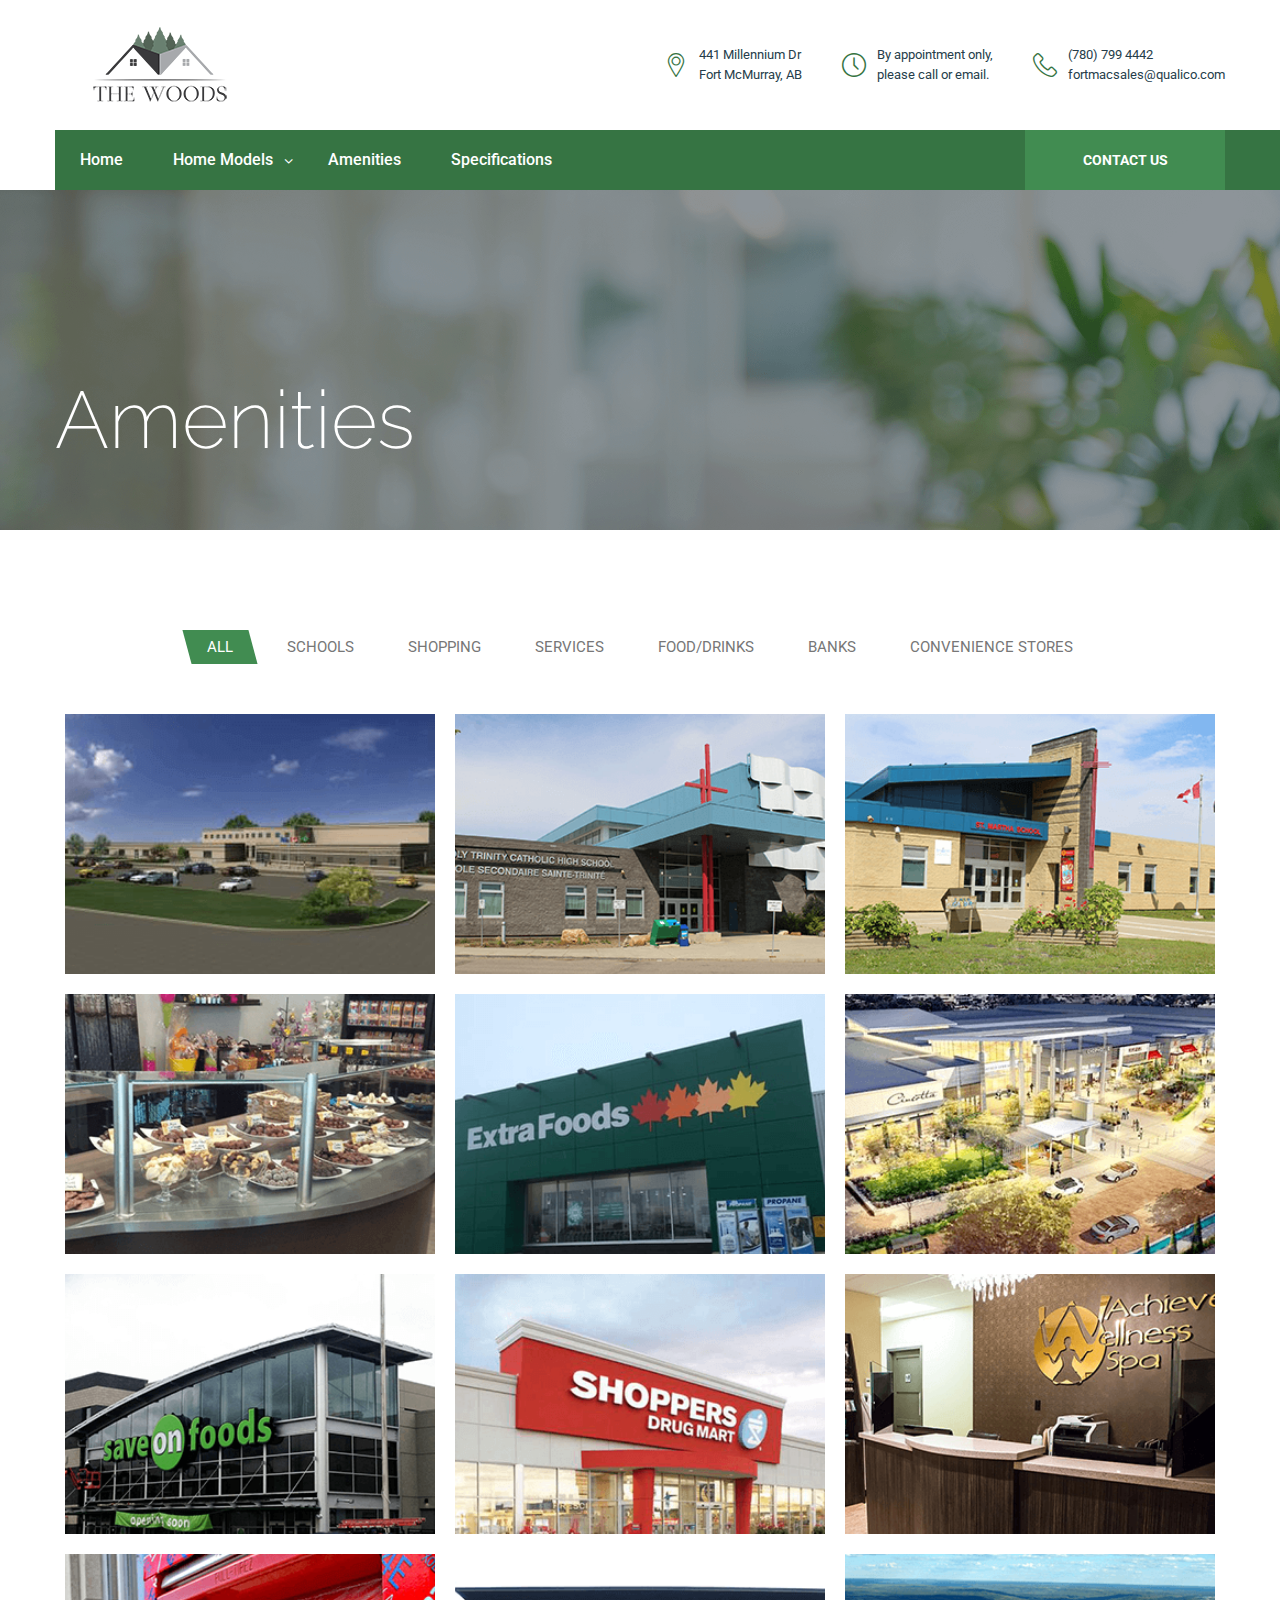
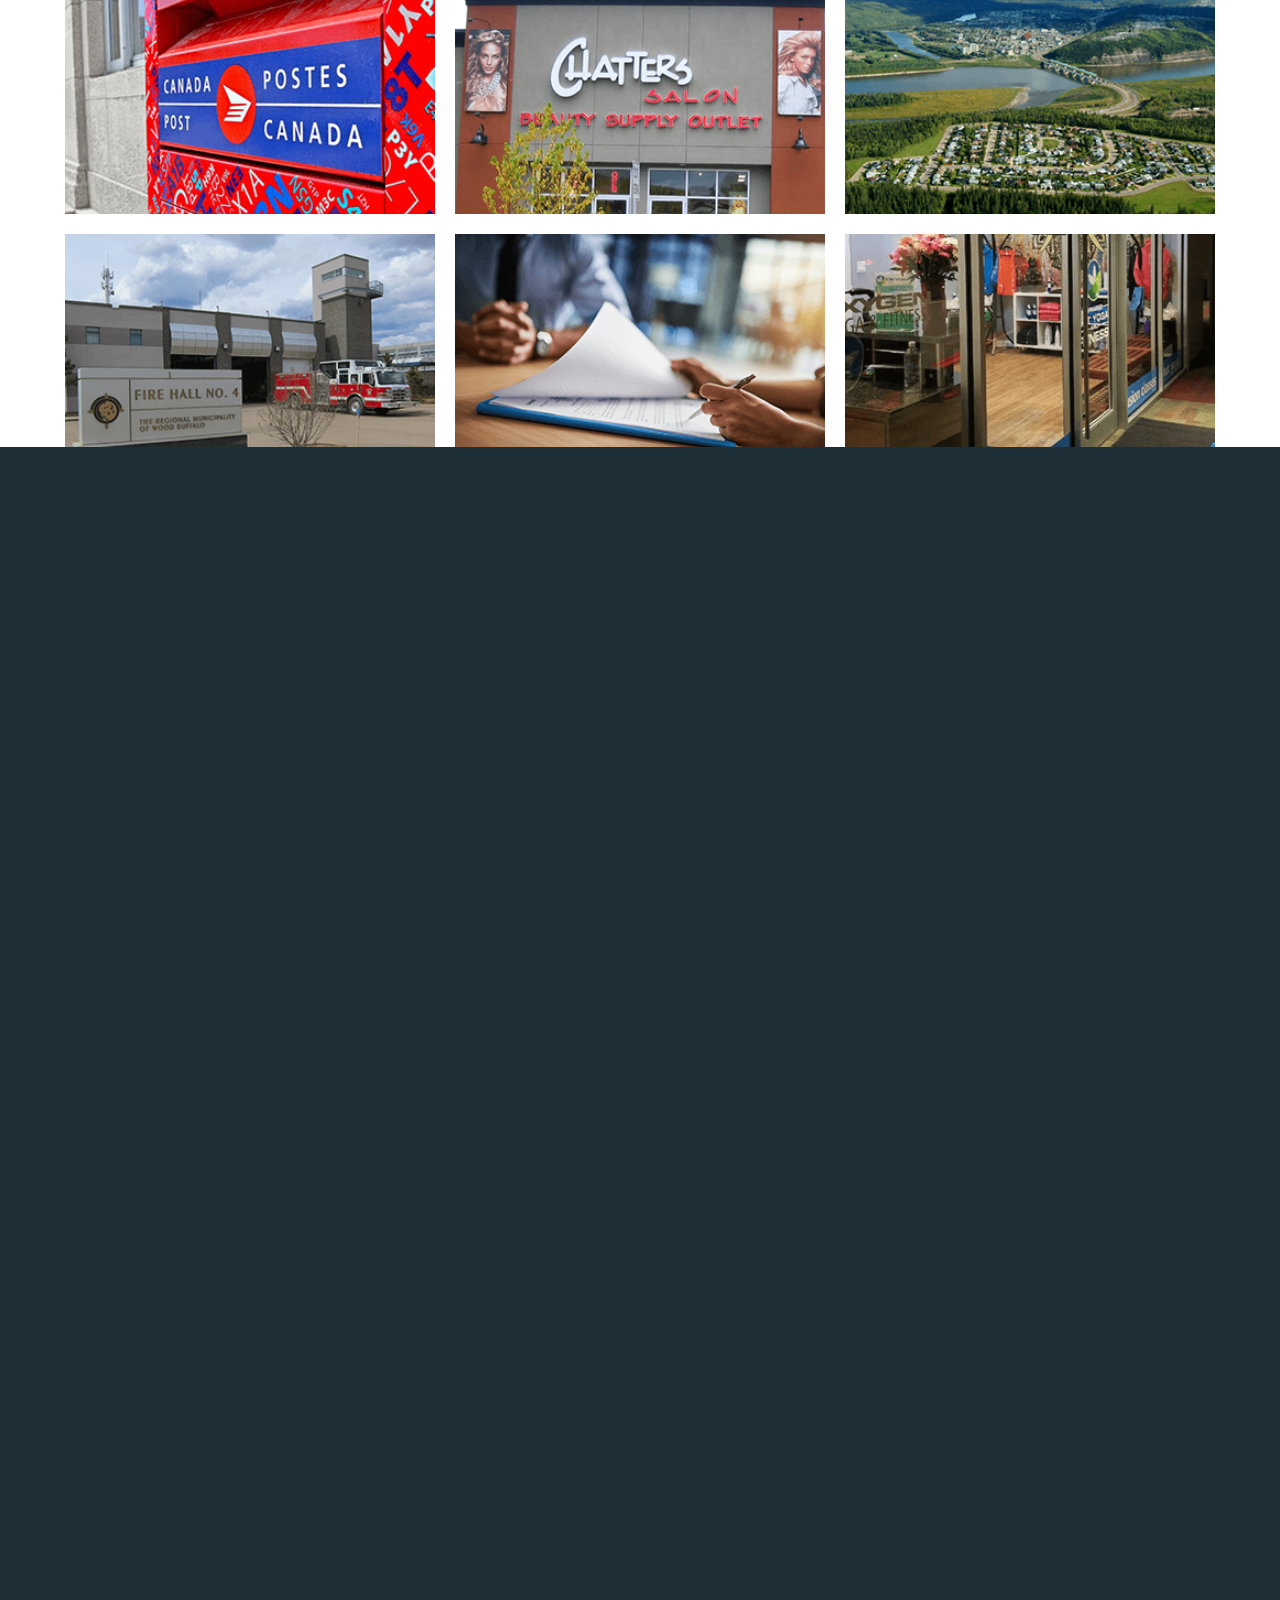
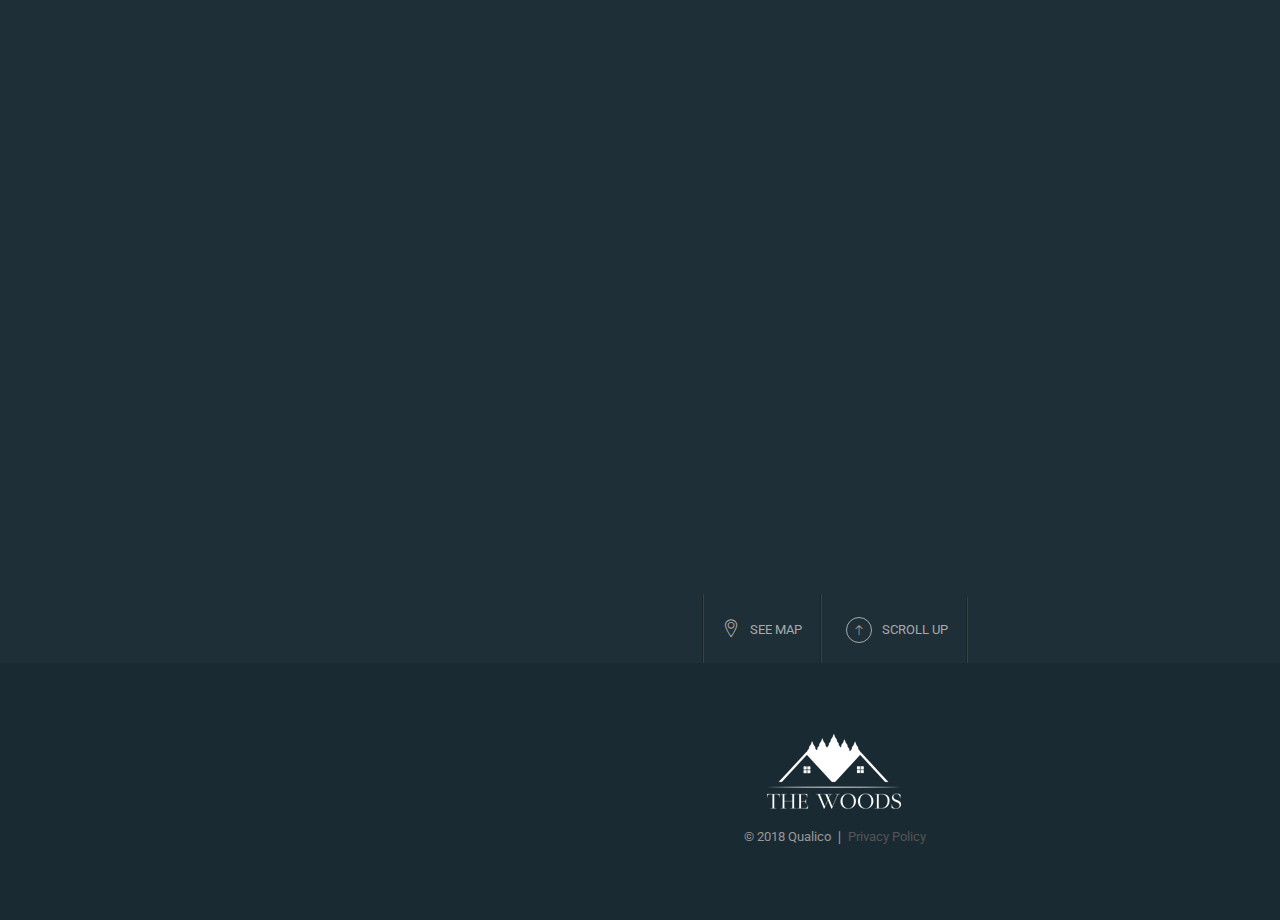
<file: amenities.html>
<!DOCTYPE html>
<html>
<head>
<meta charset="utf-8">
<title>Amenities | The Woods</title>
<!-- Stylesheets -->
<link href="css/bootstrap.css" rel="stylesheet">
<link href="css/style.css" rel="stylesheet">
<!-- Responsive -->
<meta http-equiv="X-UA-Compatible" content="IE=edge">
<meta name="viewport" content="width=device-width, initial-scale=1.0, maximum-scale=1.0, user-scalable=0">
<link href="css/responsive.css" rel="stylesheet">
<link href="css/custom.css" rel="stylesheet">
<link rel="icon" href="images/favicon.ico" type="image/x-icon">
<meta property="og:locale" content="en_US" />
<meta property="og:type" content="website">
<meta property="og:type" content="business.business">
<meta property="og:title" content="Amenities | The Woods - Fort McMurray | A Qualico Community">
<meta property="og:description" content="Check out some of the amazing ammenities The Woods of Fort McMurray has to offer." />
<meta property="og:site_name" content="The Woods - Fort McMurray" />
<meta property="og:url" content="https://github.com/QualiKev/Woods">
<meta property="og:image" content="/images/logo.png">
<meta property="og:image" content="/images/main-slider/woods1.png">
<meta property="og:image" content="/images/main-slider/sample1.png">
<meta property="og:image" content="/images/main-slider/sample2.png">
<meta property="og:image" content="/images/site-map.png">
<meta property="og:image" content="/images/clients/ASPEN.png">
<meta property="og:image" content="/images/clients/BOREAL.png">
<meta property="og:image" content="/images/clients/MONTANE.png">
<meta property="og:image" content="/images/clients/PRAIRIE.png">
<meta property="og:image" content="/images/clients/TAIGA.png">
<meta name="twitter:card" content="product">
<meta name="twitter:site" content="@StreetSideYeg">
<meta name="twitter:title" content="The Woods | Fort McMurray Townhomes">
<meta name="twitter:description" content="The Woods of Fort McMurray is a premiere Townhome community in Northern Alberta.">
<meta name="twitter:image" content="/images/logo.png">
<meta name="twitter:label1" content="Location">
<meta name="twitter:data1" content="Fort McMurray, Alberta, Canada">
<meta property="business:contact_data:street_address" content="Elm St & Millennium Dr">
<meta property="business:contact_data:locality" content="Fort McMurray">
<meta property="business:contact_data:region" content="Alberta">
<meta property="business:contact_data:postal_code" content="T9K 0J8">
<meta property="business:contact_data:country_name" content="Canada">
<!--[if lt IE 9]><script src="https://cdnjs.cloudflare.com/ajax/libs/html5shiv/3.7.3/html5shiv.js"></script><![endif]-->
<!--[if lt IE 9]><script src="js/respond.js"></script><![endif]-->

<!-- Google Tag Manager -->
<script>(function(w,d,s,l,i){w[l]=w[l]||[];w[l].push({'gtm.start':
new Date().getTime(),event:'gtm.js'});var f=d.getElementsByTagName(s)[0],
j=d.createElement(s),dl=l!='dataLayer'?'&l='+l:'';j.async=true;j.src=
'https://www.googletagmanager.com/gtm.js?id='+i+dl;f.parentNode.insertBefore(j,f);
})(window,document,'script','dataLayer','GTM-KRFRTH5');</script>
<!-- End Google Tag Manager -->
</head>
<body>
<!-- Google Tag Manager (noscript) -->
<noscript><iframe src="https://www.googletagmanager.com/ns.html?id=GTM-KRFRTH5"
height="0" width="0" style="display:none;visibility:hidden"></iframe></noscript>
<!-- End Google Tag Manager (noscript) -->
<div class="page-wrapper">
    <!-- Preloader -->
    <div class="preloader"></div>
    <header class="main-header">
    	<!--Header-Upper-->
        <div class="header-upper">
        	<div class="auto-container">
            	<div class="clearfix">
                	<div class="pull-left logo-outer">
                    	<div class="logo"><a href="index.html"><img src="images/logo.png" alt="The Woods Logo" title="The Woods Logo"></a></div>
                    </div>
                    <div class="pull-right upper-right clearfix">
                        <!--Info Box-->
                        <div class="upper-column info-box">
                        	<div class="icon-box"><span class="flaticon-location-2"></span></div>
                            <div class="text">441 Millennium Dr<br> Fort McMurray, AB</div>
                        </div>
                        <!--Info Box-->
                        <div class="upper-column info-box">
                        	<div class="icon-box"><span class="flaticon-clock-1"></span></div>
                            <div class="text">By appointment only,<br>please call or email.</div>
                        </div>
                        <!--Info Box-->
                        <div class="upper-column info-box">
                        	<div class="icon-box"><span class="flaticon-technology-5"></span></div>
                        	<div class="text">(780) 799 4442 <br>fortmacsales@qualico.com</div>
                        </div>
                    </div>
                </div>
            </div>
        </div>
        <!--Header-Lower-->
        <div class="header-lower">
        	<!--Background Layer-->
            <div class="bg-layer"></div>
        	<div class="auto-container">
            	<div class="nav-outer clearfix">
                    <!-- Main Menu -->
                    <nav class="main-menu">
                        <div class="navbar-header">
                            <!-- Toggle Button -->    	
                            <button type="button" class="navbar-toggle" data-toggle="collapse" data-target=".navbar-collapse">
                            <span class="icon-bar"></span>
                            <span class="icon-bar"></span>
                            <span class="icon-bar"></span>
                            </button>
                        </div>
                        <div class="navbar-collapse collapse clearfix">
                            <ul class="navigation clearfix">
                                <li><a href="index.html">Home</a></li>
                                <li class="dropdown"><a href="#">Home Models</a>
                                    <ul>
                                    	<li><a href="boreal.html">Boreal</a></li>
                                        <li><a href="taiga.html">Taiga</a></li>
                                        <li><a href="montane.html">Montane</a></li>
                                        <li><a href="prairie.html">Prairie</a></li>
                                        <li><a href="aspen.html">Aspen</a></li>
                                    </ul>
                                </li>
                                <li><a href="amenities.html">Amenities</a></li>
                                <li><a href="specifications.html">Specifications</a></li>
                            </ul>
                        </div>
                    </nav><!-- Main Menu End-->
                	<div class="btn-outer"><a href="contact.html" class="theme-btn visit-btn">Contact Us</a></div>
                </div>
            </div>
        </div>
        <!--Sticky Header-->
        <div class="sticky-header">
        	<div class="auto-container clearfix">
            	<!--Logo-->
            	<div class="logo pull-left">
                	<a href="index.html" class="img-responsive"><img src="images/logo-small.png" alt="The Woods logo"></a>
                </div>
                <!--Right Col-->
                <div class="right-col pull-right">
                	<!-- Main Menu -->
                    <nav class="main-menu">
                        <div class="navbar-header">
                            <!-- Toggle Button -->    	
                            <button type="button" class="navbar-toggle" data-toggle="collapse" data-target=".navbar-collapse">
                            <span class="icon-bar"></span>
                            <span class="icon-bar"></span>
                            <span class="icon-bar"></span>
                            </button>
                        </div>
                        <div class="navbar-collapse collapse clearfix">
                            <ul class="navigation clearfix">
                                <li><a href="index.html">Home</a></li>
                                <li class="dropdown"><a href="#">Home Models</a>
                                    <ul>
                                    	<li><a href="boreal.html">Boreal</a></li>
                                        <li><a href="taiga.html">Taiga</a></li>
                                        <li><a href="montane.html">Montane</a></li>
                                        <li><a href="prairie.html">Prairie</a></li>
                                        <li><a href="aspen.html">Aspen</a></li>
                                    </ul>
                                </li>
                                <li><a href="amenities.html">Amenities</a></li>
                                <li><a href="specifications.html">Specifications</a></li>
                                <li><a href="contact.html">Contact Us</a></li>
                            </ul>
                        </div>
                    </nav><!-- Main Menu End-->
                </div>
            </div>
        </div><!--End Bounce In Header-->
    </header>
    <!--End Main Header -->
    <!--Page Title-->
    <section class="page-title" style="background-image:url(images/background/Amenities.jpg);">
    	<div class="auto-container">
        	<div class="row clearfix">
            	<!--Title -->
            	<div class="title-column col-md-7 col-sm-6 col-xs-12">
                	<h1>Amenities</h1>
                </div>
            </div>
        </div>
    </section>
    <!--Amenities Gallery Section-->
    <section class="gallery-section gallery-three-column">
    	<div class="auto-container">
            <!--Filter-->
            <div class="filters text-center">
                <ul class="filter-tabs filter-btns clearfix">
                    <li class="active filter" data-role="button" data-filter="all"><span class="txt">All</span></li>
                    <li class="filter" data-role="button" data-filter=".schools"><span class="txt">Schools</span></li>
                    <li class="filter" data-role="button" data-filter=".shopping"><span class="txt">Shopping</span></li>
                    <li class="filter" data-role="button" data-filter=".services"><span class="txt">Services</span></li>
                    <li class="filter" data-role="button" data-filter=".restaurants"><span class="txt">Food/Drinks</span></li>
                    <li class="filter" data-role="button" data-filter=".banks"><span class="txt">Banks</span></li>
                    <li class="filter" data-role="button" data-filter=".convenience"><span class="txt">Convenience Stores</span></li>
                </ul>
            </div>
            <div class="items-container filter-list clearfix">
                <!--Default Portfolio Item-->
                <div class="col-md-4 col-sm-6 col-xs-12 mix mix_all default-portfolio-item all schools">
                    <div class="inner-box">

                        <figure class="snip1355"><img src="images/gallery/ecole_mctavish_junior_high_school.png" alt="Ecole McTavish Junior Highschool">

                        <!--Overlay Box-->
                                <figcaption>
                                    <h2>Ecole McTavish Junior Highschool</h2>
                            </figcaption>
                            <a href="http://ecolemctavish.fmpsdschools.ca/" target="_blank"></a>
                    </figure>
                    </div>
                </div>
                <!--Default Portfolio Item-->
                <div class="col-md-4 col-sm-6 col-xs-12 mix mix_all default-portfolio-item all schools">
                    <div class="inner-box">
                        <figure class="snip1355"><img src="images/gallery/holy_trinity_high_school.png" alt="Holy Trinity High School">
                        <!--Overlay Box-->
                        <figcaption>
                         <h2>Holy Trinity High School</h2>
                            </figcaption>
                         <a href="https://holytrinity.fmcschools.ca/" target="_blank"></a>
                    </figure>
                    </div>
                </div>
                <!--Default Portfolio Item-->
                <div class="col-md-4 col-sm-6 col-xs-12 mix mix_all default-portfolio-item all schools">
                    <div class="inner-box">

                        <figure class="snip1355"><img src="images/gallery/st_martha_elementary_school.png" alt="St. Martha Elementary School">

                        <!--Overlay Box-->
                         <figcaption>
                             <h2>St Martha Elementary School</h2>
                            </figcaption>
                        <a href="https://stmartha.fmcschools.ca/" target="_blank"></a>
                         </figure>
                    </div>
                </div>
                <!--Default Portfolio Item-->
                <div class="col-md-4 col-sm-6 col-xs-12 mix mix_all default-portfolio-item all shopping">
                    <div class="inner-box">

                        <figure class="snip1355"><img src="images/gallery/chocolate_candlelight.png" alt="Chocolotes &amp; Candlelight">

                        <!--Overlay Box-->
                        <figcaption>
                        <h2>Chocolates &amp; Candlelight</h2>
                        </figcaption>
                        <a href="http://www.chocolatesandcandlelight.com/" target="_blank"></a>
                    </figure>
                    </div>
                </div>
                <!--Default Portfolio Item-->
                <div class="col-md-4 col-sm-6 col-xs-12 mix mix_all default-portfolio-item all shopping">
                    <div class="inner-box">
                        <figure class="snip1355"><img src="images/gallery/extra_foods.png" alt="Extra Foods">
                        <!--Overlay Box-->
                            <figcaption>
                            <h2>Extra Foods</h2>
                            </figcaption>
                            <a href="https://www.extrafoods.ca/" target="_blank"></a>
                    </figure>
                </div>
                </div>
                <!--Default Portfolio Item-->
                <div class="col-md-4 col-sm-6 col-xs-12 mix mix_all default-portfolio-item all shopping">
                    <div class="inner-box">
                        <figure class="snip1355"><img src="images/gallery/riverstone_shopping_plaza.png" alt="Riverstone Shopping Plaza">
                        <!--Overlay Box-->
                            <figcaption>
                            <h2>Riverstone Shopping Plaza</h2>
                            </figcaption>
                            <a href="#"></a>
                       </figure>  
                    </div>
                </div>
                <!--Default Portfolio Item-->
                <div class="col-md-4 col-sm-6 col-xs-12 mix mix_all default-portfolio-item all shopping">
                    <div class="inner-box">
                        <figure class="snip1355"><img src="images/gallery/save_on_foods.png" alt="Save on Foods">
                        <!--Overlay Box-->
                        <figcaption>
                            <h2>Save on Foods</h2>
                            </figcaption>
                            <a href="https://www.saveonfoods.com/" target="_blank"></a>
                        </figure>
                    </div>
                </div>
                <!--Default Portfolio Item-->
                <div class="col-md-4 col-sm-6 col-xs-12 mix mix_all default-portfolio-item all shopping">
                    <div class="inner-box">
                        <figure class="snip1355"><img src="images/gallery/shoppers_drug_mart.png" alt="Shoppers Drug Mart">
                        <!--Overlay Box-->
                        <figcaption>
                        <h2>Shoppers Drug Mart</h2>
                        </figcaption>
                        <a href="https://www1.shoppersdrugmart.ca/en/Home"></a>
                    </figure>     
                    </div>
                </div>
                <!--Default Portfolio Item-->
                <div class="col-md-4 col-sm-6 col-xs-12 mix mix_all default-portfolio-item all services">
                    <div class="inner-box">
                        <figure class="snip1355"><img src="images/gallery/achieve_wellness.png" alt="Achieve Wellness">
                        <!--Overlay Box-->
                            <figcaption>
                            <h2>Achieve Wellness</h2>
                            </figcaption>
                            <a href="https://achievewellnessspa.com/" target="_blank"></a>
                        </figure>
                    </div>
                </div>
                  <div class="col-md-4 col-sm-6 col-xs-12 mix mix_all default-portfolio-item all services">
                    <div class="inner-box">
                        <figure class="snip1355"><img src="images/gallery/canada_post.png" alt="Canada Post">
                        <!--Overlay Box-->
                        <figcaption>
                        <h2>Canada Post</h2>
                        </figcaption>
                        <a href="https://www.canadapost.ca/cpc/en/home.page" target="_blank"></a>
                        </figure>  
                    </div>
                </div>
                <!--Default Portfolio Item-->
                <div class="col-md-4 col-sm-6 col-xs-12 mix mix_all default-portfolio-item all services">
                    <div class="inner-box">
                        <figure class="snip1355"><img src="images/gallery/chatters.png" alt="Chatters">
                        <!--Overlay Box-->
                        <figcaption>
                        <h2>Chatters</h2>
                        </figcaption>
                        <a href="https://chatters.ca/" target="_blank"></a>
                        </figure>  
                    </div>
                </div>
                <!--Default Portfolio Item-->
                <div class="col-md-4 col-sm-6 col-xs-12 mix mix_all default-portfolio-item all services">
                    <div class="inner-box">
                        <figure class="snip1355"><img src="images/gallery/city_permitting.png" alt="City Permitting">
                        <!--Overlay Box-->
                        <figcaption>
                        <h2>City Permitting</h2>
                        </figcaption>
                        <a href="https://www.rmwb.ca/Municipal-Services/SafetyCodes/Building-Permits.htm" target="_blank"></a>
                        </figure>
                    </div>
                </div>
                   <!--Default Portfolio Item-->
                <div class="col-md-4 col-sm-6 col-xs-12 mix mix_all default-portfolio-item all services">
                    <div class="inner-box">
                        <figure class="snip1355"><img src="images/gallery/fire_hall.png" alt="Fire Hall">
                        <!--Overlay Box-->
                        <figcaption>
                        <h2>Fire Hall</h2>
                        </figcaption>   
                        <a href="https://www.rmwb.ca/Municipal-Government/municipal_departments/Emergency-Services---Law-Enforcement/RES/Fort-McMurray-Fire-Department.htm" target="_blank"></a>
                        </figure>      
                    </div>
                </div>
                   <!--Default Portfolio Item-->
                <div class="col-md-4 col-sm-6 col-xs-12 mix mix_all default-portfolio-item all services">
                    <div class="inner-box">
                        <figure class="snip1355"><img src="images/gallery/license_registry.png" alt="License Registry">
                        <!--Overlay Box-->
                       <figcaption>
                        <h2>License Registry</h2>
                        </figcaption>
                        <a href="http://fmvl.ca/" target="_blank"></a>
                        </figure>       
                    </div>
                </div>
                   <!--Default Portfolio Item-->
                <div class="col-md-4 col-sm-6 col-xs-12 mix mix_all default-portfolio-item all services">
                    <div class="inner-box">
                        <figure class="snip1355"><img src="images/gallery/oxygen.png" alt="Oxygen">
                        <!--Overlay Box-->
                        <figcaption>
                        <h2>Oxygen</h2>
                        </figcaption>
                         <a href="https://oxygenyogaandfitness.com/oxygen-yoga-fort-mcmurray/" target="_blank"></a>
                    </figure>        
                    </div>
                </div>
                   <!--Default Portfolio Item-->
                <div class="col-md-4 col-sm-6 col-xs-12 mix mix_all default-portfolio-item all services">
                    <div class="inner-box">
                        <figure class="snip1355"><img src="images/gallery/phoenix_gym.png" alt="Phoenix Gym">
                        <!--Overlay Box-->
                        <figcaption>
                        <h2>Phoenix Gym</h2>
                        </figcaption>
                        <a href="https://www.phoenixfitnessandtanning.com/" target="_blank"></a>
                        </figure>        
                    </div>
                </div>
                   <!--Default Portfolio Item-->
                <div class="col-md-4 col-sm-6 col-xs-12 mix mix_all default-portfolio-item all services">
                    <div class="inner-box">

                        <figure class="snip1355"><img src="images/gallery/police_station.png" alt="Fort McMurray Police Station">

                        <!--Overlay Box-->
                        <figcaption>
                        <h2>Police Station</h2>
                        </figcaption>
                        <a href="http://www.rcmp.gc.ca/detach/en/d/553" target="_blank"></a>
                        </figure>        
                    </div>
                </div>
                   <!--Default Portfolio Item-->
                <div class="col-md-4 col-sm-6 col-xs-12 mix mix_all default-portfolio-item all services">
                    <div class="inner-box">
                        <figure class="snip1355"><img src="images/gallery/spoiled_rotten_beauty_boutique.png" alt="Spoiled Rotten Beauty Boutique">
                        <!--Overlay Box-->
                        <figcaption>
                        <h2>Spoiled Rotten Beauty Boutique</h2>
                        </figcaption>
                        <a href="https://www.spoiledrottenboutique.ca/our-studio" target="_blank"></a>
                        </figure> 
                    </div>
                </div>
                   <!--Default Portfolio Item-->
                <div class="col-md-4 col-sm-6 col-xs-12 mix mix_all default-portfolio-item all services">
                    <div class="inner-box">
                        <figure class="snip1355"><img src="images/gallery/world_nation_gym.png" alt="World Nation Gym">
                        <!--Overlay Box-->
                        <figcaption>
                        <h2>World Nation Gym</h2>
                        </figcaption>
                        <a href="https://gymnationymm.com/" target="_blank"></a>
                       </figure>        
                    </div>
                </div>
                   <!--Default Portfolio Item-->
                <div class="col-md-4 col-sm-6 col-xs-12 mix mix_all default-portfolio-item all restaurants">
                    <div class="inner-box">
                        <figure class="snip1355"><img src="images/gallery/boston_pizza.png" alt="Boston Pizza">
                        <!--Overlay Box-->
                        <figcaption>
                        <h2>Boston Pizza</h2>
                        </figcaption>
                        <a href="https://bostonpizza.com/en/locations/timberlea.html" target="_blank"></a>
                       </figure>     
                    </div>
                </div>
                   <!--Default Portfolio Item-->
                <div class="col-md-4 col-sm-6 col-xs-12 mix mix_all default-portfolio-item all restaurants">
                    <div class="inner-box">
                        <figure class="snip1355"><img src="images/gallery/canadian_brewhouse.png" alt="Canadian Brewhouse">
                        <!--Overlay Box-->
                        <figcaption>
                        <h2>Canadian Brewhouse</h2>
                        </figcaption>
                        <a href="https://thecanadianbrewhouse.com/locations/alberta-locations/fort-mcmurray-location/" target="_blank"></a>
                       </figure>         
                    </div>
                </div>
                   <!--Default Portfolio Item-->
                <div class="col-md-4 col-sm-6 col-xs-12 mix mix_all default-portfolio-item all restaurants">
                    <div class="inner-box">
                        <figure class="snip1355"><img src="images/gallery/chinese_flavour.png" alt="Chinese Flavour">
                        <!--Overlay Box-->
                        <figcaption>
                        <h2>Chinese Flavour</h2>
                        </figcaption>
                        <a href="http://chineseflavorfm.ca/" target="_blank"></a>
                        </figure>        
                    </div>
                </div>
                   <!--Default Portfolio Item-->
                <div class="col-md-4 col-sm-6 col-xs-12 mix mix_all default-portfolio-item all restaurants">
                    <div class="inner-box">
                        <figure class="snip1355"><img src="images/gallery/mcdonalds.png" alt="McDonald's">
                        <!--Overlay Box-->
                        <figcaption>
                        <h2>McDonald's</h2>
                        </figcaption>
                        <a href="https://www.mcdonalds.com/ca/en-ca.html" target="_blank"></a>
                       </figure> 
                    </div>
                </div>
                   <!--Default Portfolio Item-->
                <div class="col-md-4 col-sm-6 col-xs-12 mix mix_all default-portfolio-item all restaurants">
                    <div class="inner-box">

                        <figure class="snip1355"><img src="images/gallery/montanas_bbq_bar.png" alt="Montana's BBQ &amp; Bar">

                        <!--Overlay Box-->
                        <figcaption>
                        <h2>Montana's BBQ &amp; Bar</h2>
                        </figcaption>
                        <a href="https://www.montanas.ca/" target="_blank"></a>
                       </figure>         
                    </div>
                </div>
                   <!--Default Portfolio Item-->
                <div class="col-md-4 col-sm-6 col-xs-12 mix mix_all default-portfolio-item all restaurants">
                    <div class="inner-box">
                        <figure class="snip1355"><img src="images/gallery/starbucks.png" alt="Starbucks Coffee">
                        <!--Overlay Box-->
                        <figcaption>
                        <h2>Starbucks Coffee</h2>
                        </figcaption>
                        <a href="https://www.starbucks.ca/" target="_blank"></a>
                        </figure>        
                    </div>
                </div>
                   <!--Default Portfolio Item-->
                <div class="col-md-4 col-sm-6 col-xs-12 mix mix_all default-portfolio-item all banks">
                    <div class="inner-box">
                        <figure class="snip1355"><img src="images/gallery/bank_of_montreal.png" alt="Bank of Montreal">
                        <!--Overlay Box-->
                       <figcaption>
                        <h2>Bank of Montreal</h2>
                        </figcaption>
                        <a href="https://branches.bmo.com/ab/fort-mcmurray/" target="_blank"></a>
                        </figure>        
                    </div>
                </div>
                   <!--Default Portfolio Item-->
                <div class="col-md-4 col-sm-6 col-xs-12 mix mix_all default-portfolio-item all banks">
                    <div class="inner-box">
                        <figure class="snip1355"><img src="images/gallery/cibc.png" alt="CIBC">
                        <!--Overlay Box-->
                        <figcaption>
                        <h2>CIBC</h2>
                        </figcaption>
                        <a href="https://locations.cibc.com/search/ab/fort+mcmurray" target="_blank"></a>
                        </figure>        
                    </div>
                </div>
                   <!--Default Portfolio Item-->
                <div class="col-md-4 col-sm-6 col-xs-12 mix mix_all default-portfolio-item all banks">
                    <div class="inner-box">
                        <figure class="snip1355"><img src="images/gallery/rbc_royal_bank.png" alt="RBC Royal Bank">
                        <!--Overlay Box-->
                        <figcaption>
                        <h2>RBC Royal Bank</h2>
                        </figcaption>
                        <a href="https://maps.rbcroyalbank.com/locator/searchResults.php" target="_blank"></a>
                        </figure>        
                    </div>
                </div>
                   <!--Default Portfolio Item-->
                <div class="col-md-4 col-sm-6 col-xs-12 mix mix_all default-portfolio-item all banks">
                    <div class="inner-box">
                        <figure class="snip1355"><img src="images/gallery/scotiabank.png" alt="Scotiabank">
                        <!--Overlay Box-->
                        <figcaption>
                        <h2>Scotiabank</h2>
                        </figcaption>
                        <a href="https://maps.scotiabank.com/locator/index.html#sl=Fort%20McMurray,%20AB,%20Canada&lt=1,3&f=&l=any&ll=56.72637959999999,-111.38034070000003" target="_blank"></a>
                        </figure>      
                    </div>
                </div>
                   <!--Default Portfolio Item-->
                <div class="col-md-4 col-sm-6 col-xs-12 mix mix_all default-portfolio-item all banks">
                    <div class="inner-box">
                        <figure class="snip1355"><img src="images/gallery/servus_credit_union.png" alt="Servus Credit Union">
                        <!--Overlay Box-->
                        <figcaption>
                        <h2>Servus Credit Union</h2>
                        </figcaption>
                        <a href="https://www.servus.ca/branches" target="_blank"></a>
                        </figure>        
                    </div>
                </div>
                   <!--Default Portfolio Item-->
                <div class="col-md-4 col-sm-6 col-xs-12 mix mix_all default-portfolio-item all banks">
                    <div class="inner-box">
                        <figure class="snip1355"><img src="images/gallery/td_canada_trust.png" alt="TD Canada Trust">
                        <!--Overlay Box-->
                        <figcaption>
                        <h2>TD Canada Trust</h2>
                        </figcaption>
                        <a href="https://www.td.com/ca/en/personal-banking/branch-locator/" target="_blank"></a>
                        </figure>    
                    </div>
                </div>
                   <!--Default Portfolio Item-->
                <div class="col-md-4 col-sm-6 col-xs-12 mix mix_all default-portfolio-item all convenience">
                    <div class="inner-box">
                        <figure class="snip1355"><img src="images/gallery/extra_foods_gas_station.png" alt="Extra Foods Gas Station">
                        <!--Overlay Box-->
                        <figcaption>
                        <h2>Extra Foods Gas Station</h2>
                        </figcaption>
                        <a href="https://www.extrafoods.ca" target="_blank"></a>
                       </figure>     
                    </div>
                </div>
                   <!--Default Portfolio Item-->
                <div class="col-md-4 col-sm-6 col-xs-12 mix mix_all default-portfolio-item all convenience">
                    <div class="inner-box">
                        <figure class="snip1355"><img src="images/gallery/macs_convenience_store.png" alt="Mac's Convenience Store">
                        <!--Overlay Box-->
                        <figcaption>
                        <h2>Mac's Convenience Store</h2>
                        </figcaption>
                        <a href="https://www.mymacs.ca/macs-stores?storeid=22643" target="_blank"></a>
                        </figure>      
                    </div>
                </div>
                   <!--Default Portfolio Item-->
                <div class="col-md-4 col-sm-6 col-xs-12 mix mix_all default-portfolio-item all convenience">
                    <div class="inner-box">
                        <figure class="snip1355"><img src="images/gallery/petro_canada.png" alt="Petro Canada">
                        <!--Overlay Box-->
                        <figcaption>
                        <h2>Petro Canada</h2>
                        </figcaption>
                        <a href="https://www.petro-canada.ca/en/locations/find-a-gas-station.aspx" target="_blank"></a>     
                   </figure>
                </div>
            </div>
        </div>
        </div>
    </section>
    <!--Main Footer-->
    <footer class="main-footer">
    	<!--Footer Bar-->
        <div class="footer-bar">
        	<div class="auto-container">
            	<ul>
                	<li><a href="https://www.google.com/maps/search/?api=1&query=56.767414, -111.472498" target="_blank"><span class="icon flaticon-location-2"></span>See Map</a></li>
                    <li><a href="#" class="scroll-to-target" data-target=".main-header"><span class="up-arrow flaticon-arrows-4"></span>Scroll up</a></li>
                </ul>
            </div>
        </div>
        <!--Footer Bottom-->
        <div class="footer-bottom">
        	<div class="auto-container">
            	<div class="centered-content">

                	<div class="logo"><a href="index.html"><img src="images/logo-white.png" title="The Woods Logo" alt="The Woods Logo"></a></div>

                    <div class="copyright">&copy; 2018 Qualico &#10072; <a href="privacy-policy.html"><span style="color:#555555;">Privacy Policy</span></a></div>
                </div>
            </div>
        </div>
    </footer>
</div>
<!--End pagewrapper-->
<!--Scroll to top-->
<div class="scroll-to-top scroll-to-target" data-target=".main-header"><span class="icon fa fa-long-arrow-up"></span></div>
<script src="js/jquery.js"></script> 
<script src="js/bootstrap.min.js"></script>
<script src="js/jquery.fancybox.pack.js"></script>
<script src="js/jquery.fancybox-media.js"></script>
<script src="js/mixitup.js"></script>
<script src="js/owl.js"></script>
<script src="js/jquery.easing.min.js"></script>
<script src="js/masterslider/masterslider.js"></script>
<script src="js/wow.js"></script>
<script src="js/script.js"></script>
<script type="application/ld+json">
{
  "@context" : "http://schema.org",
  "@type" : "LocalBusiness",
  "name" : "The Woods",
  "image" : "https://qualikev.github.io/Woods/images/logo.png",
  "email" : "fortmacsales@qualico.com",
  "address" : {
    "@type" : "PostalAddress",
    "streetAddress" : "Elm St & Millennium Dr",
    "addressLocality" : "Fort McMurray",
    "addressRegion" : "AB"
  }, 
}
</script>
</body>
</html>
</file>
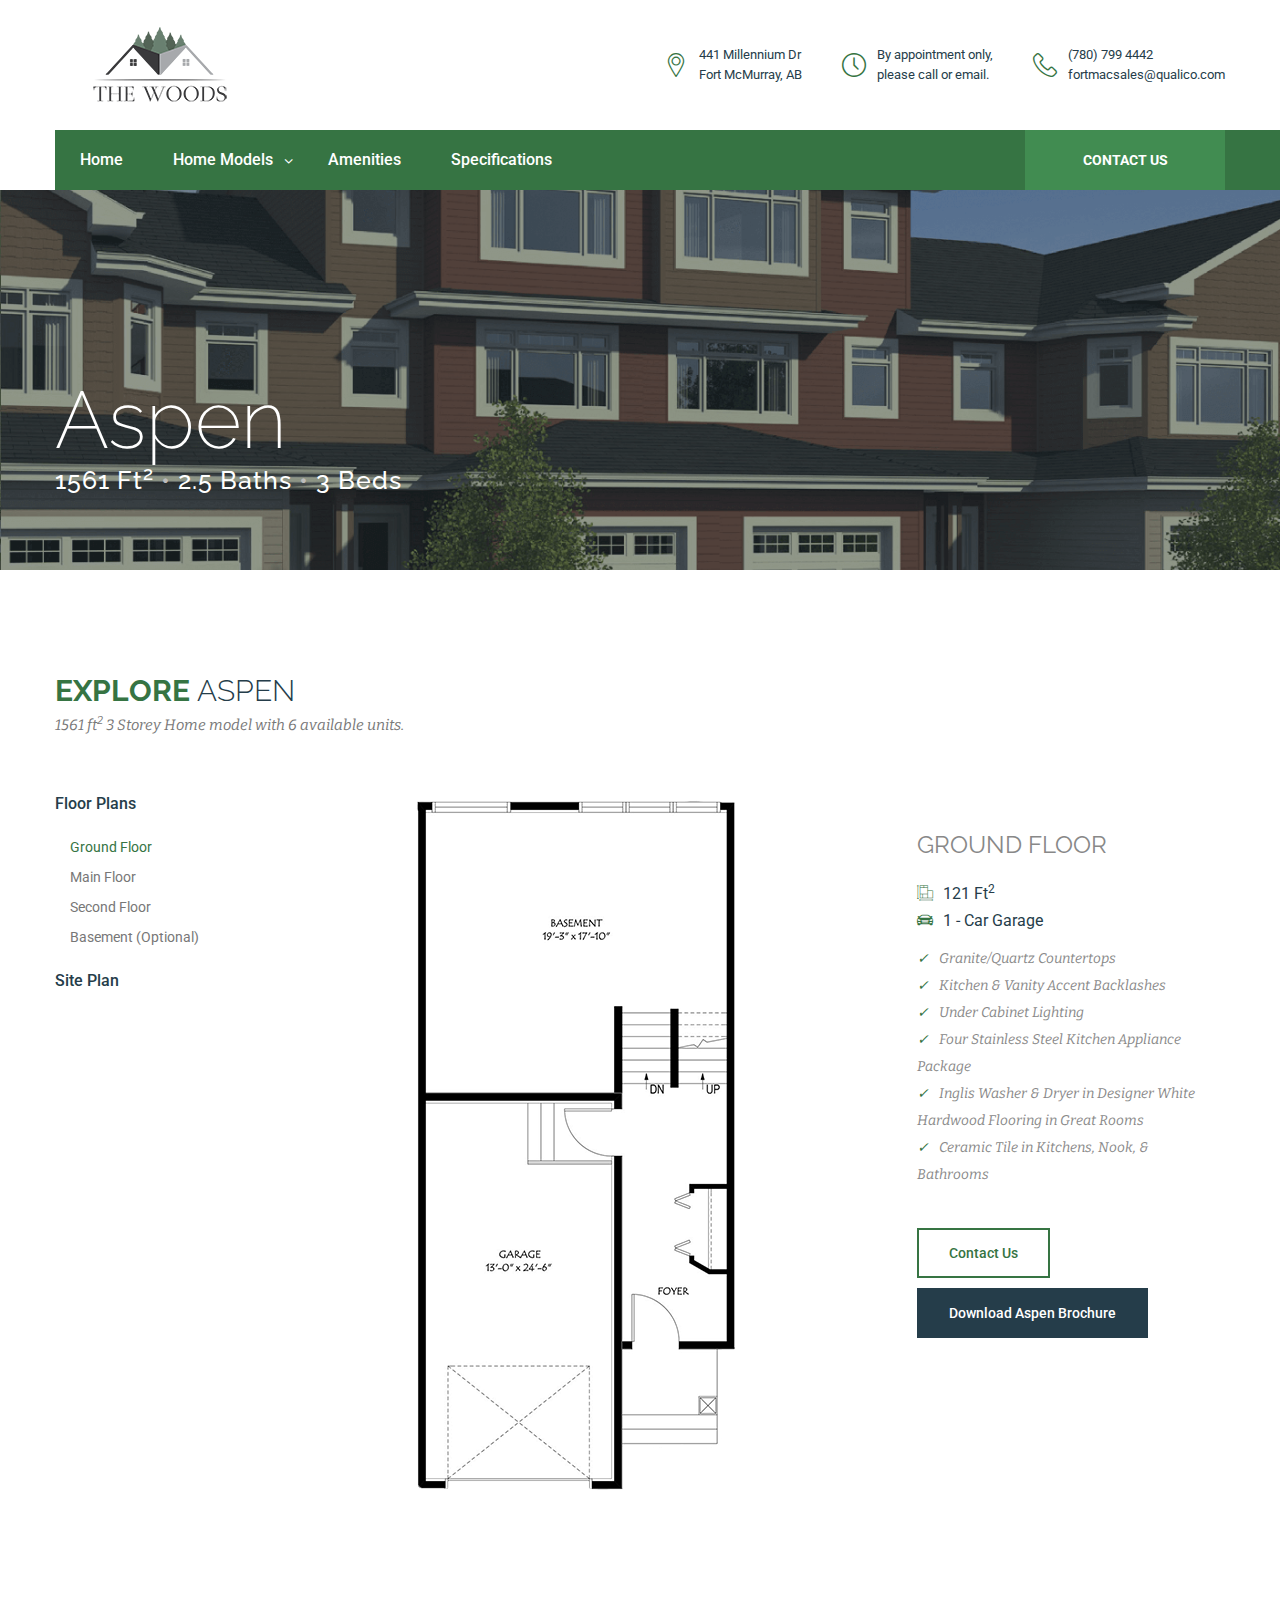
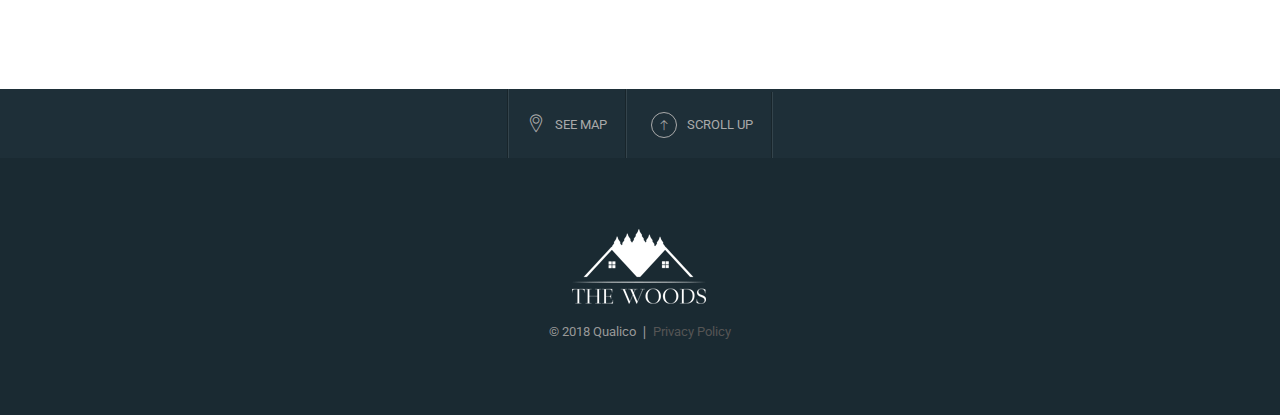
<file: aspen.html>
<!DOCTYPE html>
<html>
<head>
<meta charset="utf-8">
<title>Aspen Home Model | The Woods</title>
<!-- Stylesheets -->
<link href="css/bootstrap.css" rel="stylesheet">
<link href="css/style.css" rel="stylesheet">
<!-- Responsive -->
<meta http-equiv="X-UA-Compatible" content="IE=edge">
<meta name="viewport" content="width=device-width, initial-scale=1.0, maximum-scale=1.0, user-scalable=0">
<link href="css/responsive.css" rel="stylesheet">
<link href="css/custom.css" rel="stylesheet">
<link rel="icon" href="images/favicon.ico" type="image/x-icon">
<meta property="og:locale" content="en_US" />
<meta property="og:type" content="website">
<meta property="og:type" content="business.business">
<meta property="og:title" content="Aspen | The Woods - Fort McMurray | A Qualico Community">
<meta property="og:description" content="Take a look at the Aspen floorplan. It's sure to make your dreams come true." />
<meta property="og:site_name" content="The Woods - Fort McMurray" />
<meta property="og:url" content="https://github.com/QualiKev/Woods">
<meta property="og:image" content="/images/logo.png">
<meta property="og:image" content="/images/main-slider/woods1.png">
<meta property="og:image" content="/images/main-slider/sample1.png">
<meta property="og:image" content="/images/main-slider/sample2.png">
<meta property="og:image" content="/images/site-map.png">
<meta property="og:image" content="/images/clients/ASPEN.png">
<meta property="og:image" content="/images/clients/BOREAL.png">
<meta property="og:image" content="/images/clients/MONTANE.png">
<meta property="og:image" content="/images/clients/PRAIRIE.png">
<meta property="og:image" content="/images/clients/TAIGA.png">
<meta name="twitter:card" content="product">
<meta name="twitter:site" content="@StreetSideYeg">
<meta name="twitter:title" content="The Woods | Fort McMurray Townhomes">
<meta name="twitter:description" content="The Woods of Fort McMurray is a premiere Townhome community in Northern Alberta.">
<meta name="twitter:image" content="/images/logo.png">
<meta name="twitter:label1" content="Location">
<meta name="twitter:data1" content="Fort McMurray, Alberta, Canada">
<meta property="business:contact_data:street_address" content="Elm St & Millennium Dr">
<meta property="business:contact_data:locality" content="Fort McMurray">
<meta property="business:contact_data:region" content="Alberta">
<meta property="business:contact_data:postal_code" content="T9K 0J8">
<meta property="business:contact_data:country_name" content="Canada">
<!--[if lt IE 9]><script src="https://cdnjs.cloudflare.com/ajax/libs/html5shiv/3.7.3/html5shiv.js"></script><![endif]-->
<!--[if lt IE 9]><script src="js/respond.js"></script><![endif]-->

<!-- Google Tag Manager -->
<script>(function(w,d,s,l,i){w[l]=w[l]||[];w[l].push({'gtm.start':
new Date().getTime(),event:'gtm.js'});var f=d.getElementsByTagName(s)[0],
j=d.createElement(s),dl=l!='dataLayer'?'&l='+l:'';j.async=true;j.src=
'https://www.googletagmanager.com/gtm.js?id='+i+dl;f.parentNode.insertBefore(j,f);
})(window,document,'script','dataLayer','GTM-KRFRTH5');</script>
<!-- End Google Tag Manager -->
</head>
<body>
<!-- Google Tag Manager (noscript) -->
<noscript><iframe src="https://www.googletagmanager.com/ns.html?id=GTM-KRFRTH5"
height="0" width="0" style="display:none;visibility:hidden"></iframe></noscript>
<!-- End Google Tag Manager (noscript) -->
<div class="page-wrapper">
    <!-- Preloader -->
    <div class="preloader"></div>
    <header class="main-header">
    	<!--Header-Upper-->
        <div class="header-upper">
        	<div class="auto-container">
            	<div class="clearfix">
                	<div class="pull-left logo-outer">
                    	<div class="logo"><a href="index.html"><img src="images/logo.png" alt="The Woods logo" title="Homestate"></a></div>
                    </div>
                    <div class="pull-right upper-right clearfix">
                        <!--Info Box-->
                        <div class="upper-column info-box">
                        	<div class="icon-box"><span class="flaticon-location-2"></span></div>
                            <div class="text">441 Millennium Dr<br> Fort McMurray, AB</div>
                        </div>
                        <!--Info Box-->
                        <div class="upper-column info-box">
                        	<div class="icon-box"><span class="flaticon-clock-1"></span></div>
                            <div class="text">By appointment only,<br>please call or email.</div>
                        </div>
                        <!--Info Box-->
                        <div class="upper-column info-box">
                        	<div class="icon-box"><span class="flaticon-technology-5"></span></div>
                        	<div class="text">(780) 799 4442 <br>fortmacsales@qualico.com</div>
                        </div>
                    </div>
                </div>
            </div>
        </div>
        <!--Header-Lower-->
        <div class="header-lower">
        	<!--Background Layer-->
            <div class="bg-layer"></div>
        	<div class="auto-container">
            	<div class="nav-outer clearfix">
                    <!-- Main Menu -->
                    <nav class="main-menu">
                        <div class="navbar-header">
                            <!-- Toggle Button -->    	
                            <button type="button" class="navbar-toggle" data-toggle="collapse" data-target=".navbar-collapse">
                            <span class="icon-bar"></span>
                            <span class="icon-bar"></span>
                            <span class="icon-bar"></span>
                            </button>
                        </div>
                        <div class="navbar-collapse collapse clearfix">
                            <ul class="navigation clearfix">
                                <li><a href="index.html">Home</a></li>
                                <li class="dropdown"><a href="#">Home Models</a>
                                    <ul>
                                    	<li><a href="boreal.html">Boreal</a></li>
                                        <li><a href="taiga.html">Taiga</a></li>
                                        <li><a href="montane.html">Montane</a></li>
                                        <li><a href="prairie.html">Prairie</a></li>
                                        <li><a href="aspen.html">Aspen</a></li>
                                    </ul>
                                </li>
                                <li><a href="amenities.html">Amenities</a></li>
                                <li><a href="specifications.html">Specifications</a></li>
                            </ul>
                        </div>
                    </nav><!-- Main Menu End-->
                	<div class="btn-outer"><a href="contact.html" class="theme-btn visit-btn">Contact Us</a></div>
                </div>
            </div>
        </div>
        <!--Sticky Header-->
        <div class="sticky-header">
        	<div class="auto-container clearfix">
            	<!--Logo-->
            	<div class="logo pull-left">
                	<a href="index.html" class="img-responsive"><img src="images/logo-small.png" alt="The Woods logo"></a>
                </div>
                <!--Right Col-->
                <div class="right-col pull-right">
                	<!-- Main Menu -->
                    <nav class="main-menu">
                        <div class="navbar-header">
                            <!-- Toggle Button -->    	
                            <button type="button" class="navbar-toggle" data-toggle="collapse" data-target=".navbar-collapse">
                            <span class="icon-bar"></span>
                            <span class="icon-bar"></span>
                            <span class="icon-bar"></span>
                            </button>
                        </div>
                        <div class="navbar-collapse collapse clearfix">
                            <ul class="navigation clearfix">
                                <li><a href="index.html">Home</a></li>
                                <li class="dropdown"><a href="#">Home Models</a>
                                    <ul>
                                    	<li><a href="boreal.html">Boreal</a></li>
                                        <li><a href="taiga.html">Taiga</a></li>
                                        <li><a href="montane.html">Montane</a></li>
                                        <li><a href="prairie.html">Prairie</a></li>
                                        <li><a href="aspen.html">Aspen</a></li>
                                    </ul>
                                </li>
                                <li><a href="amenities.html">Amenities</a></li>
                                <li><a href="specifications.html">Specifications</a></li>
                                <li><a href="contact.html">Contact Us</a></li>
                            </ul>
                        </div>
                    </nav><!-- Main Menu End-->
                </div>
            </div>
        </div><!--End Bounce In Header-->
    </header>
    <!--End Main Header -->
    <!--Page Title-->
    <section class="page-title" style="background-image:url(images/background/ASPEN-1.png);">
    	<div class="auto-container">
        	<div class="row clearfix">
            	<!--Title -->
            	<div class="title-column col-lg-6 col-md-7 col-sm-6 col-xs-12">
                    <h1>Aspen</h1>
                    <h2>1561 ft<sup>2</sup> <span style="color:#bcbcbc;">&bull;</span> 2.5 Baths <span style="color:#bcbcbc;">&bull;</span> 3 Beds</h2>
                </div>
                <!--Bread Crumb -->
                <div class="breadcrumb-column col-lg-6 col-md-5 col-sm-6 col-xs-12">  
                </div>
            </div>
        </div>
    </section>
    <!--Floor Plans Section-->
    <section class="floor-plans-section">
    	<div class="auto-container"> 
            <!--Section Title-->
            <div class="sec-title">
                <h2><strong>Explore</strong> Aspen</h2>
                <div class="subtitle-text">1561 ft<sup>2</sup> 3 Storey Home model with 6 available units.</div>
            </div>
            <div class="row clearfix">
            	<div class="col-lg-2 col-md-2 col-sm-2 col-xs-12">
                	<!--Side Links-->
                    <nav class="side-links">
                    	<ul class="links-nav">
                        	<li><a href="#ground" class="btn-toggle">Floor Plans</a>
                            	<!--Toggle Nav-->
                            	<ul class="toggle-nav collapsed">
                                	<li><a class="active" href="#ground">Ground Floor</a></li>
                                    <li><a href="#main">Main Floor</a></li>
                                    <li><a href="#second">Second Floor</a></li>
                                    <li><a href="#basement">Basement (Optional)</a></li>
                                </ul>
                            </li>
                            <ul class="toggle-nav">
                            <li><a href="#2d-view" class="btn-toggle">Site Plan</a></li>
                            </ul>
                            <!--Toggle Nav-->
                        </ul>
                    </nav>
                </div>   
                <div class="col-lg-10 col-md-10 col-sm-10 col-xs-12">
                    <!--Floors Content-->
                    <div class="floors-content">
                        <!--Aspen Ground Floor-->
                        <div class="content-box collapsed" id="ground">
                            <figure class="image-box col-lg-8 col-md-8 col-sm-9 col-xs-12"><img src="images/resource/aspen-g.png" alt="Aspen ground floor plan"></figure>
                        <div class="col-lg-4 col-md-4 col-sm-3 col-xs-12">
                        <div class="property-info">
                            <h3 style="line-height:3em;">Ground Floor</h3>
                    	<ul id="ground" class="inline-list">
                            <li><span class="icon flaticon-house-plan-scale"></span>121 ft<sup>2</sup></li><br>
                            <li><span class="icon flaticon-sedan-car-front"></span>1 - Car Garage</li>
                        </ul>
                        <div class="description"><span style="color:#367443;">&#10003;</span>&ensp; Granite/Quartz Countertops <br><span style="color:#367443;">&#10003;</span>&ensp;  Kitchen &amp; Vanity Accent Backlashes <br><span style="color:#367443;">&#10003;</span>&ensp;  Under Cabinet Lighting <br><span style="color:#367443;">&#10003;</span>&ensp;  Four Stainless Steel Kitchen Appliance Package <br><span style="color:#367443;">&#10003;</span>&ensp;  Inglis Washer &amp; Dryer in Designer White <br> Hardwood Flooring in Great Rooms <br><span style="color:#367443;">&#10003;</span>&ensp;  Ceramic Tile in Kitchens, Nook, &amp; Bathrooms</div>
                        <a href="contact.html" class="theme-btn btn-style-two">Contact Us</a>
                        <a href="models/ASPEN.pdf" target="_blank" class="theme-btn btn-style-three">Download Aspen Brochure</a>
                        </div>
                        </div>
                        </div>
                        <!--Aspen Main Floor-->
                        <div class="content-box" id="main">
                            <figure class="image-box col-lg-8 col-md-8 col-sm-9 col-xs-12"><img src="images/resource/aspen-m.png" alt="Aspen main floor plan"></figure>
                                <div class="col-lg-4 col-md-4 col-sm-3 col-xs-12">
                        <div class="property-info">
                            <h3 style="line-height:3em;">Main Floor</h3>
                    	<ul id="ground" class="inline-list">
                            <li><span class="icon flaticon-house-plan-scale"></span>703 ft<sup>2</sup></li><br>
                            <li><span class="icon flaticon-construction-1"></span>1 - Deck</li>
                        </ul>
                        <div class="description"><span style="color:#367443;">&#10003;</span>&ensp; Granite/Quartz Countertops <br><span style="color:#367443;">&#10003;</span>&ensp;  Kitchen &amp; Vanity Accent Backlashes <br><span style="color:#367443;">&#10003;</span>&ensp;  Under Cabinet Lighting <br><span style="color:#367443;">&#10003;</span>&ensp;  Four Stainless Steel Kitchen Appliance Package <br><span style="color:#367443;">&#10003;</span>&ensp;  Inglis Washer &amp; Dryer in Designer White <br> Hardwood Flooring in Great Rooms <br><span style="color:#367443;">&#10003;</span>&ensp;  Ceramic Tile in Kitchens, Nook, &amp; Bathrooms</div>
                        <div class="documents"><strong>BROCHURE</strong>&ensp;&#10141;&ensp; Aspen Home Model<a href="models/ASPEN.pdf"><span class="fa fa-cloud-download"></span></a></div>
                        <a href="contact.html" class="theme-btn btn-style-two">Contact Us</a>
                        </div>
                        </div>
                        </div>
                        <!--Aspen Second Floor-->
                        <div class="content-box" id="second">
                            <figure class="image-box col-lg-8 col-md-8 col-sm-9 col-xs-12"><img src="images/resource/aspen-s.png" alt="Aspen second floor plan"></figure>
                        <div class="col-lg-4 col-md-4 col-sm-3 col-xs-12">
                        <div class="property-info">
                            <h3 style="line-height:3em;">Second Floor</h3>
                    	<ul id="ground" class="inline-list">
                            <li><span class="icon flaticon-house-plan-scale"></span>737 ft<sup>2</sup></li><br>
                            <li><span class="icon flaticon-bathtub"></span>2 - Bathrooms</li><br>
                            <li><span class="icon flaticon-double-king-size-bed"></span>3 - Bedrooms</li><br>
                        </ul>
                        <div class="description"><span style="color:#367443;">&#10003;</span>&ensp; Granite/Quartz Countertops <br><span style="color:#367443;">&#10003;</span>&ensp;  Kitchen &amp; Vanity Accent Backlashes <br><span style="color:#367443;">&#10003;</span>&ensp;  Under Cabinet Lighting <br><span style="color:#367443;">&#10003;</span>&ensp;  Four Stainless Steel Kitchen Appliance Package <br><span style="color:#367443;">&#10003;</span>&ensp;  Inglis Washer &amp; Dryer in Designer White <br> Hardwood Flooring in Great Rooms <br><span style="color:#367443;">&#10003;</span>&ensp;  Ceramic Tile in Kitchens, Nook, &amp; Bathrooms</div>
                        <div class="documents"><strong>BROCHURE</strong>&ensp;&#10141;&ensp; Aspen Home Model<a href="models/ASPEN.pdf"><span class="fa fa-cloud-download"></span></a></div>
                        <a href="contact.html" class="theme-btn btn-style-two">Contact Us</a>
                        </div>
                        </div>
                        </div> 
                        <!--Basement-->
                        <div class="content-box" id="basement">
                            <figure class="image-box  col-lg-8 col-md-8 col-sm-9 col-xs-12"><img src="images/resource/basement.png" alt="Basement floor plan"></figure>
                        <div class="col-lg-4 col-md-4 col-sm-3 col-xs-12">
                        <div class="property-info">
                            <h3 style="line-height:3em;">Basement (optional)</h3>
                            <ul id="ground" class="inline-list">
                            <li><span class="icon flaticon-house-plan-scale"></span>400 ft<sup>2</sup></li><br>
                            <li><span class="icon flaticon-business-2"></span>$44,950 (Includes GST)</li><br>
                        </ul>

                        <div class="description">- Framing &amp; Layout as per Qualico Drawings <br>-  Bathroom as per plan - Tubs will be MAXX Model KDTS3260 Tub Surround Kit <br>-  Wet Bar <br>-  Stacking Washer &amp; Dryer <br> Vanity to match main floor <br>-  Vanity top as per Qualico's classic specifications <br>- Plumbing Fixtures &amp; Bathroom Hardware, Doors, Trim, &amp; Hardware to match main floor <br>-  Paint, Light Fixtures, Floor Coverings to match main floor <br>- Unfinished Mechanical room <br>- Under stair area boarded and taped but no finishing or flooring</div>
                        <div class="documents"><strong>BROCHURE</strong>&ensp;-&ensp; Aspen Home Model<a href="models/ASPEN.pdf"><span class="fa fa-cloud-download"></span></a></div>

                        <a href="contact.html" class="theme-btn btn-style-two">Contact Us</a>
                        </div>
                        </div>
                        </div>
                        <!--Aspen Site Plan-->
                        <div class="content-box" id="2d-view">
                            <span class="icon flaticon-location"></span> "E" ASPEN
                            <figure class="image-box"><img src="images/resource/site-aspen.png" alt="Aspen site plan"></figure>
                            
                        </div>
                    </div>
                </div>
            </div>
        </div>
    </section>
    <!--Main Footer-->
    <footer class="main-footer">
    	<!--Footer Bar-->
        <div class="footer-bar">
        	<div class="auto-container">
            	<ul>
                	<li><a href="https://www.google.com/maps/search/?api=1&query=56.767414, -111.472498" target="_blank"><span class="icon flaticon-location-2"></span>See Map</a></li>
                    <li><a href="#" class="scroll-to-target" data-target=".main-header"><span class="up-arrow flaticon-arrows-4"></span>Scroll up</a></li>
                </ul>
            </div>
        </div>
        <!--Footer Bottom-->
        <div class="footer-bottom">
        	<div class="auto-container">
            	<div class="centered-content">
                	<div class="logo"><a href="index.html"><img src="images/logo-white.png" title="The Woods Logo" alt="The Woods Logo"></a></div>
                    <div class="copyright">&copy; 2018 Qualico &#10072; <a href="privacy-policy.html"><span style="color:#555555;">Privacy Policy</span></a></div>
                </div>
            </div>
        </div>
    </footer>
</div>
<!--End pagewrapper-->
<!--Scroll to top-->
<div class="scroll-to-top scroll-to-target" data-target=".main-header"><span class="icon fa fa-long-arrow-up"></span></div>
<script src="js/jquery.js"></script> 
<script src="js/bootstrap.min.js"></script>
<script src="js/jquery.fancybox.pack.js"></script>
<script src="js/mixitup.js"></script>
<script src="js/owl.js"></script>
<script src="js/wow.js"></script>
<script src="js/script.js"></script>
<script type="application/ld+json">
{
  "@context" : "http://schema.org",
  "@type" : "LocalBusiness",
  "name" : "The Woods",
  "image" : "https://qualikev.github.io/Woods/images/logo.png",
  "email" : "fortmacsales@qualico.com",
  "address" : {
    "@type" : "PostalAddress",
    "streetAddress" : "Elm St & Millennium Dr",
    "addressLocality" : "Fort McMurray",
    "addressRegion" : "AB"
  }, 
}
</script>
</body>
</html>
</file>
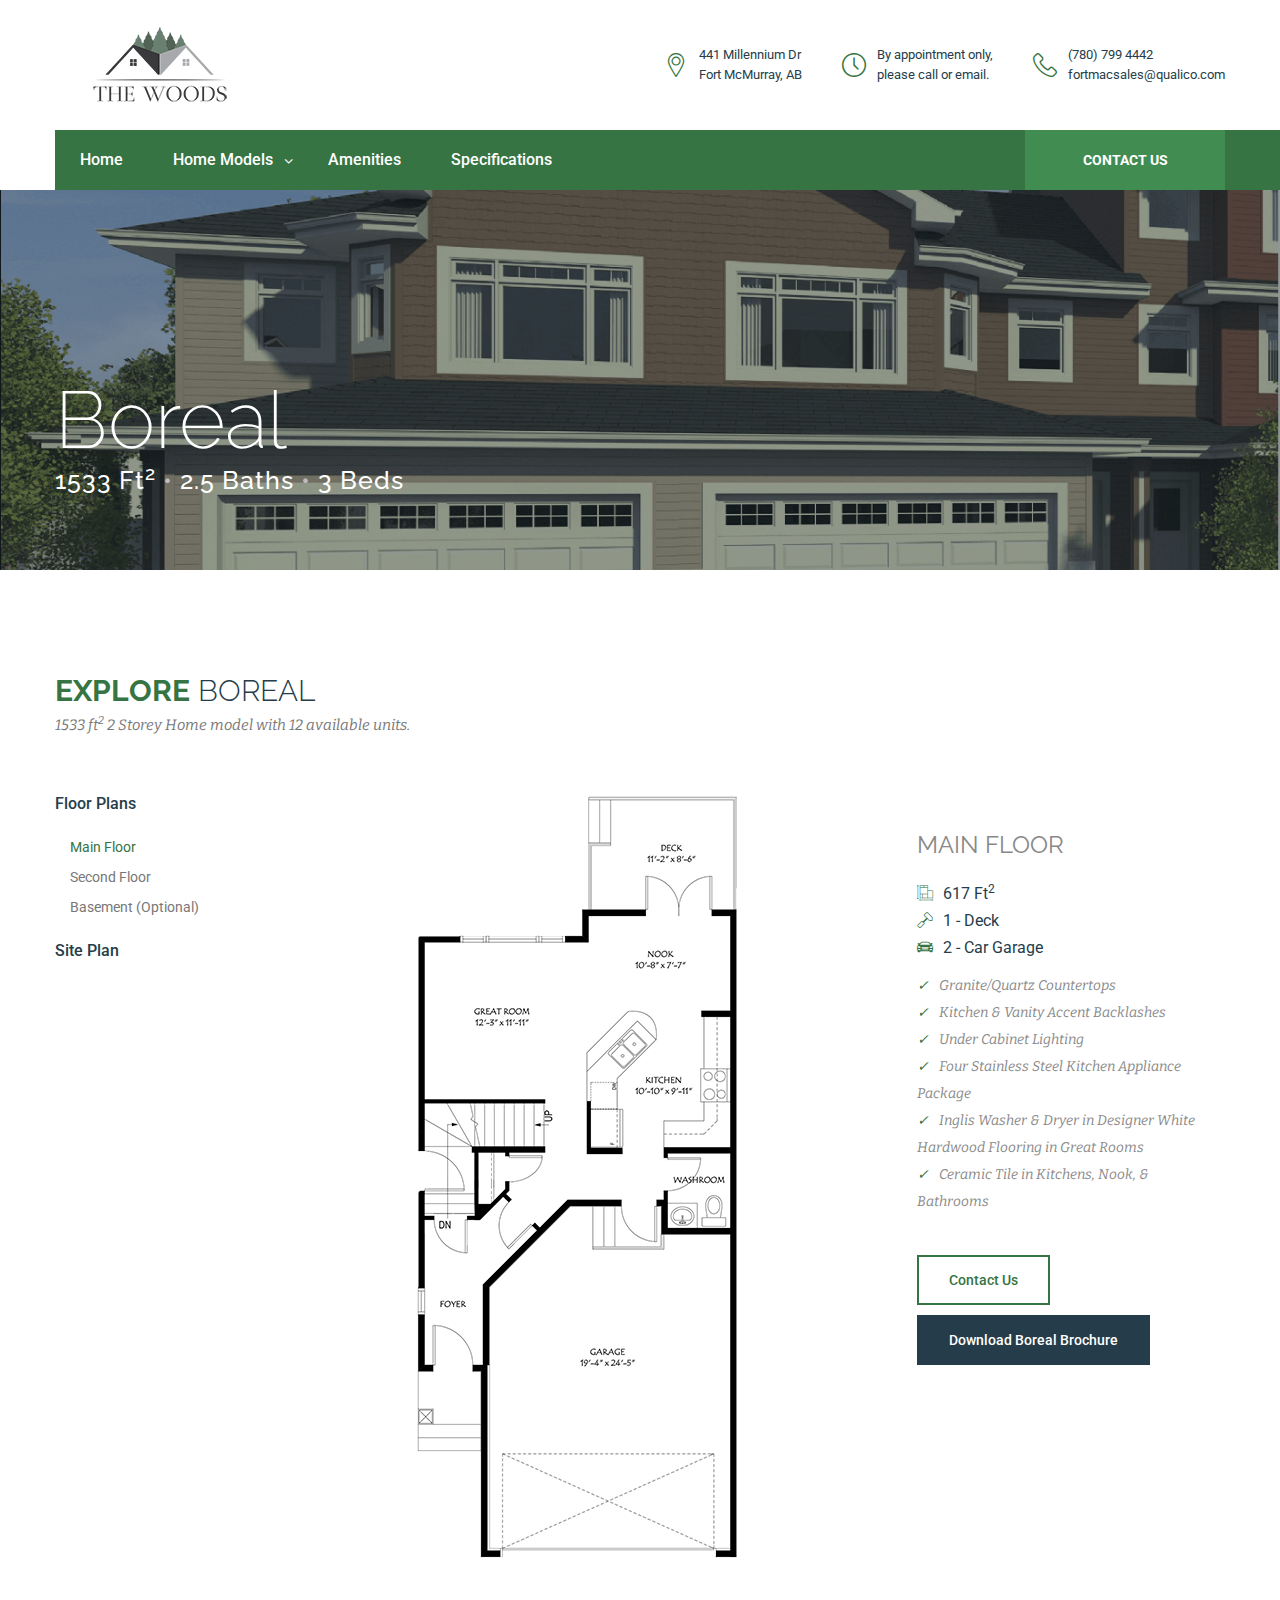
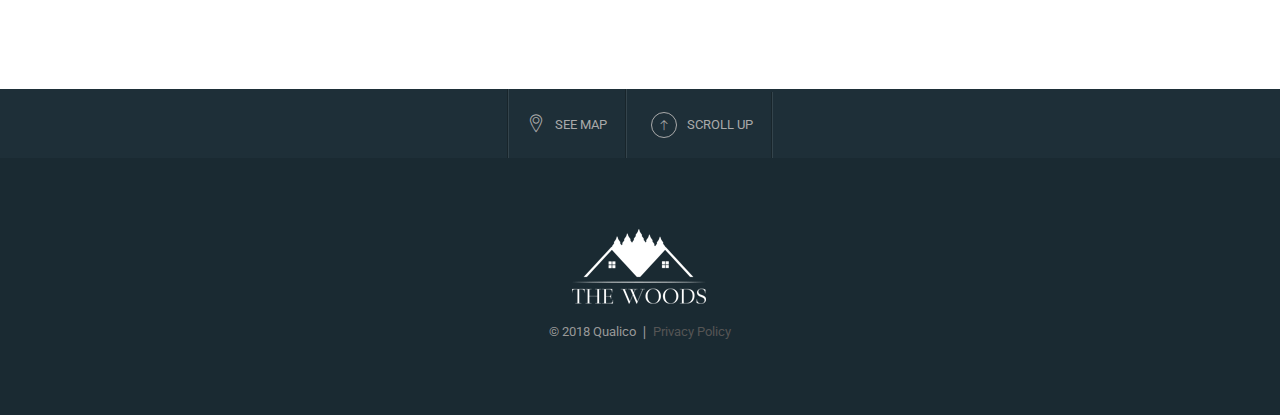
<file: boreal.html>
<!DOCTYPE html>
<html>
<head>
<meta charset="utf-8">
<title>Boreal Home Model | The Woods</title>
<!-- Stylesheets -->
<link href="css/bootstrap.css" rel="stylesheet">
<link href="css/style.css" rel="stylesheet">
<!-- Responsive -->
<meta http-equiv="X-UA-Compatible" content="IE=edge">
<meta name="viewport" content="width=device-width, initial-scale=1.0, maximum-scale=1.0, user-scalable=0">
<link href="css/responsive.css" rel="stylesheet">
<link href="css/custom.css" rel="stylesheet">
<link rel="icon" href="images/favicon.ico" type="image/x-icon">
<meta property="og:locale" content="en_US" />
<meta property="og:type" content="website">
<meta property="og:type" content="business.business">
<meta property="og:title" content="Boreal | The Woods - Fort McMurray | A Qualico Community">
<meta property="og:description" content="Take a look at the Boreal floorplan. It's sure to make your dreams come true." />
<meta property="og:site_name" content="The Woods - Fort McMurray" />
<meta property="og:url" content="https://github.com/QualiKev/Woods">
<meta property="og:image" content="/images/logo.png">
<meta property="og:image" content="/images/main-slider/woods1.png">
<meta property="og:image" content="/images/main-slider/sample1.png">
<meta property="og:image" content="/images/main-slider/sample2.png">
<meta property="og:image" content="/images/site-map.png">
<meta property="og:image" content="/images/clients/ASPEN.png">
<meta property="og:image" content="/images/clients/BOREAL.png">
<meta property="og:image" content="/images/clients/MONTANE.png">
<meta property="og:image" content="/images/clients/PRAIRIE.png">
<meta property="og:image" content="/images/clients/TAIGA.png">
<meta name="twitter:card" content="product">
<meta name="twitter:site" content="@StreetSideYeg">
<meta name="twitter:title" content="The Woods | Fort McMurray Townhomes">
<meta name="twitter:description" content="The Woods of Fort McMurray is a premiere Townhome community in Northern Alberta.">
<meta name="twitter:image" content="/images/logo.png">
<meta name="twitter:label1" content="Location">
<meta name="twitter:data1" content="Fort McMurray, Alberta, Canada">
<meta property="business:contact_data:street_address" content="Elm St & Millennium Dr">
<meta property="business:contact_data:locality" content="Fort McMurray">
<meta property="business:contact_data:region" content="Alberta">
<meta property="business:contact_data:postal_code" content="T9K 0J8">
<meta property="business:contact_data:country_name" content="Canada">
<!--[if lt IE 9]><script src="https://cdnjs.cloudflare.com/ajax/libs/html5shiv/3.7.3/html5shiv.js"></script><![endif]-->
<!--[if lt IE 9]><script src="js/respond.js"></script><![endif]-->

<!-- Google Tag Manager -->
<script>(function(w,d,s,l,i){w[l]=w[l]||[];w[l].push({'gtm.start':
new Date().getTime(),event:'gtm.js'});var f=d.getElementsByTagName(s)[0],
j=d.createElement(s),dl=l!='dataLayer'?'&l='+l:'';j.async=true;j.src=
'https://www.googletagmanager.com/gtm.js?id='+i+dl;f.parentNode.insertBefore(j,f);
})(window,document,'script','dataLayer','GTM-KRFRTH5');</script>
<!-- End Google Tag Manager -->
</head>
<body>
<!-- Google Tag Manager (noscript) -->
<noscript><iframe src="https://www.googletagmanager.com/ns.html?id=GTM-KRFRTH5"
height="0" width="0" style="display:none;visibility:hidden"></iframe></noscript>
<!-- End Google Tag Manager (noscript) -->
<div class="page-wrapper">
    <!-- Preloader -->
    <div class="preloader"></div>
    <header class="main-header">
    	<!--Header-Upper-->
        <div class="header-upper">
        	<div class="auto-container">
            	<div class="clearfix">
                	<div class="pull-left logo-outer">
                    	<div class="logo"><a href="index.html"><img src="images/logo.png" alt="The Woods logo" title="Homestate"></a></div>
                    </div>
                    <div class="pull-right upper-right clearfix">
                        <!--Info Box-->
                        <div class="upper-column info-box">
                        	<div class="icon-box"><span class="flaticon-location-2"></span></div>
                            <div class="text">441 Millennium Dr<br> Fort McMurray, AB</div>
                        </div>
                        <!--Info Box-->
                        <div class="upper-column info-box">
                        	<div class="icon-box"><span class="flaticon-clock-1"></span></div>
                            <div class="text">By appointment only,<br>please call or email.</div>
                        </div>
                        <!--Info Box-->
                        <div class="upper-column info-box">
                        	<div class="icon-box"><span class="flaticon-technology-5"></span></div>
                        	<div class="text">(780) 799 4442 <br>fortmacsales@qualico.com</div>
                        </div>
                    </div>
                </div>
            </div>
        </div>
        <!--Header-Lower-->
        <div class="header-lower">
        	<!--Background Layer-->
            <div class="bg-layer"></div>
        	<div class="auto-container">
            	<div class="nav-outer clearfix">
                    <!-- Main Menu -->
                    <nav class="main-menu">
                        <div class="navbar-header">
                            <!-- Toggle Button -->    	
                            <button type="button" class="navbar-toggle" data-toggle="collapse" data-target=".navbar-collapse">
                            <span class="icon-bar"></span>
                            <span class="icon-bar"></span>
                            <span class="icon-bar"></span>
                            </button>
                        </div>
                        <div class="navbar-collapse collapse clearfix">
                            <ul class="navigation clearfix">
                                <li><a href="index.html">Home</a></li>
                                <li class="dropdown"><a href="#">Home Models</a>
                                    <ul>
                                    	<li><a href="boreal.html">Boreal</a></li>
                                        <li><a href="taiga.html">Taiga</a></li>
                                        <li><a href="montane.html">Montane</a></li>
                                        <li><a href="prairie.html">Prairie</a></li>
                                        <li><a href="aspen.html">Aspen</a></li>
                                    </ul>
                                </li>
                                <li><a href="amenities.html">Amenities</a></li>
                                <li><a href="specifications.html">Specifications</a></li>
                            </ul>
                        </div>
                    </nav><!-- Main Menu End-->
                	<div class="btn-outer"><a href="contact.html" class="theme-btn visit-btn">Contact Us</a></div>
                </div>
            </div>
        </div>
        <!--Sticky Header-->
        <div class="sticky-header">
        	<div class="auto-container clearfix">
            	<!--Logo-->
            	<div class="logo pull-left">
                	<a href="index.html" class="img-responsive"><img src="images/logo-small.png" alt="The Woods logo"></a>
                </div>
                <!--Right Col-->
                <div class="right-col pull-right">
                	<!-- Main Menu -->
                    <nav class="main-menu">
                        <div class="navbar-header">
                            <!-- Toggle Button -->    	
                            <button type="button" class="navbar-toggle" data-toggle="collapse" data-target=".navbar-collapse">
                            <span class="icon-bar"></span>
                            <span class="icon-bar"></span>
                            <span class="icon-bar"></span>
                            </button>
                        </div>
                        <div class="navbar-collapse collapse clearfix">
                            <ul class="navigation clearfix">
                                <li><a href="index.html">Home</a></li>
                                <li class="dropdown"><a href="#">Home Models</a>
                                    <ul>
                                    	<li><a href="boreal.html">Boreal</a></li>
                                        <li><a href="taiga.html">Taiga</a></li>
                                        <li><a href="montane.html">Montane</a></li>
                                        <li><a href="prairie.html">Prairie</a></li>
                                        <li><a href="aspen.html">Aspen</a></li>
                                    </ul>
                                </li>
                                <li><a href="amenities.html">Amenities</a></li>
                                <li><a href="specifications.html">Specifications</a></li>
                                <li><a href="contact.html">Contact Us</a></li>
                            </ul>
                        </div>
                    </nav><!-- Main Menu End-->
                </div>
            </div>
        </div><!--End Bounce In Header-->
    </header>
    <!--End Main Header -->
    <!--Page Title-->
    <section class="page-title" style="background-image:url(images/background/BOREAL-1.png);">
    	<div class="auto-container">
        	<div class="row clearfix">
            	<!--Title -->
            	<div class="title-column col-lg-6 col-md-7 col-sm-6 col-xs-12">
                    <h1>Boreal</h1>
                    <h2>1533 ft<sup>2</sup> <span style="color:#bcbcbc;">&bull;</span> 2.5 Baths <span style="color:#bcbcbc;">&bull;</span> 3 Beds</h2>
                </div>
            </div>
        </div>
    </section>
    <!--Floor Plans Section-->
    <section class="floor-plans-section">
    	<div class="auto-container">
            <!--Section Title-->
            <div class="sec-title">
                <h2><strong>Explore</strong> Boreal</h2>
                <div class="subtitle-text">1533 ft<sup>2</sup> 2 Storey Home model with 12 available units.</div>
            </div>
            <div class="row clearfix">
            	<div class="col-lg-2 col-md-2 col-sm-2 col-xs-12">
                	<!--Side Links-->
                    <nav class="side-links">
                    	<ul class="links-nav">
                        	<li><a href="#main" class="btn-toggle">Floor Plans</a>
                            	<!--Toggle Nav-->
                            	<ul class="toggle-nav collapsed">
                                	<li><a class="active" href="#main">Main Floor</a></li>
                                    <li><a href="#second">Second Floor</a></li>
                                    <li><a href="#basement">Basement (Optional)</a></li>
                                </ul>
                            </li>
                            <ul class="toggle-nav">
                            <li><a href="#2d-view" class="btn-toggle">Site Plan</a></li>
                            </ul>
                            <!--Toggle Nav-->
                        </ul>
                    </nav>
                </div>
                <div class="col-lg-10 col-md-10 col-sm-10 col-xs-12">
                    <!--Floors Content-->
                    <div class="floors-content">
                        <!--Boreal Main Floor-->
                        <div class="content-box collapsed" id="main">
                            <figure class="image-box col-lg-8 col-md-8 col-sm-9 col-xs-12"><img src="images/resource/boreal-m.png" alt="Boreal main floor plan"></figure>
                        <div class="col-lg-4 col-md-4 col-sm-3 col-xs-12">
                        <div class="property-info">
                            <h3 style="line-height:3em;">Main Floor</h3>
                        <ul id="main" class="inline-list">
                            <li><span class="icon flaticon-house-plan-scale"></span>617 ft<sup>2</sup></li><br>
                            <li><span class="icon flaticon-construction-1"></span>1 - Deck</li><br>
                            <li><span class="icon flaticon-sedan-car-front"></span>2 - Car Garage</li>
                        </ul>
                        <div class="description"><span style="color:#367443;">&#10003;</span>&ensp; Granite/Quartz Countertops <br><span style="color:#367443;">&#10003;</span>&ensp;  Kitchen &amp; Vanity Accent Backlashes <br><span style="color:#367443;">&#10003;</span>&ensp;  Under Cabinet Lighting <br><span style="color:#367443;">&#10003;</span>&ensp;  Four Stainless Steel Kitchen Appliance Package <br><span style="color:#367443;">&#10003;</span>&ensp;  Inglis Washer &amp; Dryer in Designer White <br> Hardwood Flooring in Great Rooms <br><span style="color:#367443;">&#10003;</span>&ensp;  Ceramic Tile in Kitchens, Nook, &amp; Bathrooms</div>
                        <a href="contact.html" class="theme-btn btn-style-two">Contact Us</a>
                        <a href="models/BOREAL.pdf" target="_blank" class="theme-btn btn-style-three">Download Boreal Brochure</a>
                        </div>
                        </div>
                        </div> 
                        <!--Boreal Second Floor-->
                        <div class="content-box" id="second">
                            <figure class="image-box col-lg-8 col-md-8 col-sm-9 col-xs-12"><img src="images/resource/boreal-s.png" alt="Boreal second floor plan"></figure>
                        <div class="col-lg-4 col-md-4 col-sm-3 col-xs-12">
                        <div class="property-info">
                            <h3 style="line-height:3em;">Second Floor</h3>
                    	<ul id="main" class="inline-list">
                            <li><span class="icon flaticon-house-plan-scale"></span>916 ft<sup>2</sup></li><br>
                            <li><span class="icon flaticon-bathtub"></span>2 - Bathrooms</li><br>
                            <li><span class="icon flaticon-double-king-size-bed"></span>3 - Bedrooms</li><br>
                        </ul>
                        <div class="description"><span style="color:#367443;">&#10003;</span>&ensp; Granite/Quartz Countertops <br><span style="color:#367443;">&#10003;</span>&ensp;  Kitchen &amp; Vanity Accent Backlashes <br><span style="color:#367443;">&#10003;</span>&ensp;  Under Cabinet Lighting <br><span style="color:#367443;">&#10003;</span>&ensp;  Four Stainless Steel Kitchen Appliance Package <br><span style="color:#367443;">&#10003;</span>&ensp;  Inglis Washer &amp; Dryer in Designer White <br> Hardwood Flooring in Great Rooms <br><span style="color:#367443;">&#10003;</span>&ensp;  Ceramic Tile in Kitchens, Nook, &amp; Bathrooms</div>
                        <div class="documents"><strong>BROCHURE</strong>&ensp;&#10141;&ensp; Boreal Home Model<a href="models/BOREAL.pdf"><span class="fa fa-cloud-download"></span></a></div>
                        <a href="contact.html" class="theme-btn btn-style-two">Contact Us</a>
                        </div>
                        </div>
                        </div>
                        <!--Basement-->
                        <div class="content-box" id="basement">
                            <figure class="image-box  col-lg-8 col-md-8 col-sm-9 col-xs-12"><img src="images/resource/basement.png" alt="Basment floor plan"></figure>
                        <div class="col-lg-4 col-md-4 col-sm-3 col-xs-12">
                        <div class="property-info">
                            <h3 style="line-height:3em;">Basement (optional)</h3>
                            <ul id="main" class="inline-list">
                            <li><span class="icon flaticon-house-plan-scale"></span>400 ft<sup>2</sup></li><br>
                            <li><span class="icon flaticon-business-2"></span>$44,950 (Includes GST)</li><br>
                        </ul>
                        <div class="description"><span style="color:#367443;">&#10003;</span>&ensp; Framing &amp; Layout as per Qualico Drawings <br><span style="color:#367443;">&#10003;</span>&ensp;  Bathroom as per plan - Tubs will be MAXX Model KDTS3260 Tub Surround Kit <br><span style="color:#367443;">&#10003;</span>&ensp;  Wet Bar <br><span style="color:#367443;">&#10003;</span>&ensp;  Stacking Washer &amp; Dryer <br> Vanity to match main floor <br><span style="color:#367443;">&#10003;</span>&ensp; Vanity top as per Qualico's classic specifications <br><span style="color:#367443;">&#10003;</span>&ensp; Plumbing Fixtures &amp; Bathroom Hardware, Doors, Trim, &amp; Hardware to match main floor <br><span style="color:#367443;">&#10003;</span>&ensp;  Paint, Light Fixtures, Floor Coverings to match main floor <br><span style="color:#367443;">&#10003;</span>&ensp; Unfinished Mechanical room <br><span style="color:#367443;">&#10003;</span>&ensp; Under stair area boarded and taped but no finishing or flooring</div>
                        <div class="documents"><strong>BROCHURE</strong>&ensp;&#10141;&ensp; Boreal Home Model<a href="models/BOREAL.pdf"><span class="fa fa-cloud-download"></span></a></div>
                        <a href="contact.html" class="theme-btn btn-style-two">Contact Us</a>
                        </div>
                        </div>
                        </div>
                        <!--Boreal Site Plan-->
                        <div class="content-box" id="2d-view">
                            <h3 class="icon flaticon-location-1">  BOREAL - Model "B"</h3>
                            <figure class="image-box"><img src="images/resource/site-boreal.png" alt="Boreal site plan"></figure>
                        </div>
                    </div>
                </div>
            </div>
        </div>
    </section>
    <!--Main Footer-->
    <footer class="main-footer">
    	<!--Footer Bar-->
        <div class="footer-bar">
        	<div class="auto-container">
            	<ul>
                	<li><a href="https://www.google.com/maps/search/?api=1&query=56.767414, -111.472498" target="_blank"><span class="icon flaticon-location-2"></span>See Map</a></li>
                    <li><a href="#" class="scroll-to-target" data-target=".main-header"><span class="up-arrow flaticon-arrows-4"></span>Scroll up</a></li>
                </ul>
            </div>
        </div>
        <!--Footer Bottom-->
        <div class="footer-bottom">
        	<div class="auto-container">
            	<div class="centered-content">
                	<div class="logo"><a href="index.html"><img src="images/logo-white.png" title="The Woods Logo" alt="The Woods Logo"></a></div>
                    <div class="copyright">&copy; 2018 Qualico &#10072; <a href="privacy-policy.html"><span style="color:#555555;">Privacy Policy</span></a></div>
                </div>
            </div>
        </div>
    </footer>
</div>
<!--End pagewrapper-->
<!--Scroll to top-->
<div class="scroll-to-top scroll-to-target" data-target=".main-header"><span class="icon fa fa-long-arrow-up"></span></div>
<script src="js/jquery.js"></script> 
<script src="js/bootstrap.min.js"></script>
<script src="js/jquery.fancybox.pack.js"></script>
<script src="js/mixitup.js"></script>
<script src="js/owl.js"></script>
<script src="js/wow.js"></script>
<script src="js/script.js"></script>
<script type="application/ld+json">
{
  "@context" : "http://schema.org",
  "@type" : "LocalBusiness",
  "name" : "The Woods",
  "image" : "https://qualikev.github.io/Woods/images/logo.png",
  "email" : "fortmacsales@qualico.com",
  "address" : {
    "@type" : "PostalAddress",
    "streetAddress" : "Elm St & Millennium Dr",
    "addressLocality" : "Fort McMurray",
    "addressRegion" : "AB"
  }, 
}
</script>
</body>
</html>
</file>
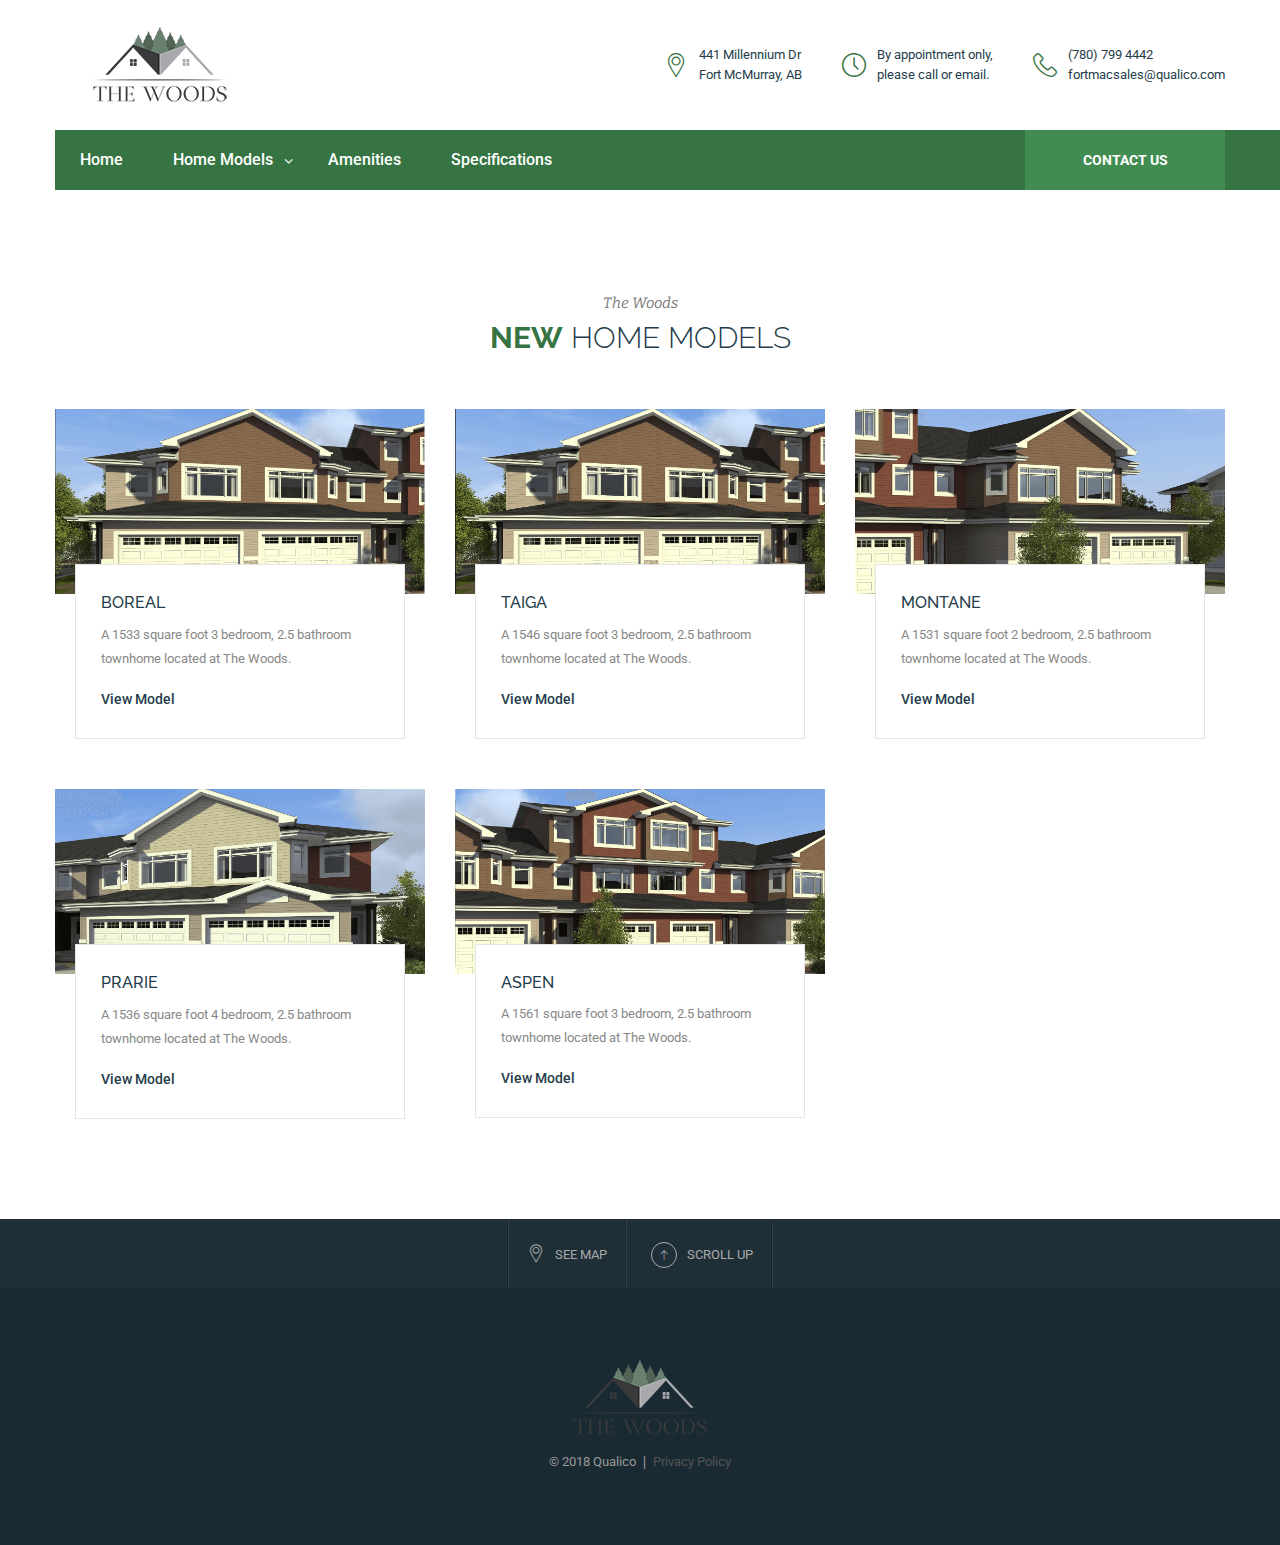
<file: models.html>
<!DOCTYPE html>
<html>
<head>
<meta charset="utf-8">
<title>The Woods | Qualico Fort McMurray</title>
<!-- Stylesheets -->
<link href="css/bootstrap.css" rel="stylesheet">
<link href="css/revolution-slider.css" rel="stylesheet">
<link href="css/style.css" rel="stylesheet">
<!-- Responsive -->
<meta http-equiv="X-UA-Compatible" content="IE=edge">
<meta name="viewport" content="width=device-width, initial-scale=1.0, maximum-scale=1.0, user-scalable=0">
<link href="css/responsive.css" rel="stylesheet">
<link href="css/custom.css" rel="stylesheet">
<link rel="icon" href="images/favicon.ico" type="image/x-icon">
<meta property="og:locale" content="en_US" />
<meta property="og:type" content="website">
<meta property="og:type" content="business.business">
<meta property="og:title" content="Models | The Woods - Fort McMurray | A Qualico Community">
<meta property="og:description" content="The Woods of Fort McMurray is a premiere Townhome community in Northern Alberta." />
<meta property="og:site_name" content="The Woods - Fort McMurray" />
<meta property="og:url" content="https://github.com/QualiKev/Woods">
<meta property="og:image" content="/images/logo.png">
<meta property="og:image" content="/images/main-slider/woods1.png">
<meta property="og:image" content="/images/main-slider/sample1.png">
<meta property="og:image" content="/images/main-slider/sample2.png">
<meta property="og:image" content="/images/site-map.png">
<meta property="og:image" content="/images/clients/ASPEN.png">
<meta property="og:image" content="/images/clients/BOREAL.png">
<meta property="og:image" content="/images/clients/MONTANE.png">
<meta property="og:image" content="/images/clients/PRAIRIE.png">
<meta property="og:image" content="/images/clients/TAIGA.png">
<meta name="twitter:card" content="product">
<meta name="twitter:site" content="@StreetSideYeg">
<meta name="twitter:title" content="The Woods | Fort McMurray Townhomes">
<meta name="twitter:description" content="The Woods of Fort McMurray is a premiere Townhome community in Northern Alberta.">
<meta name="twitter:image" content="/images/logo.png">
<meta name="twitter:label1" content="Location">
<meta name="twitter:data1" content="Fort McMurray, Alberta, Canada">
<meta property="business:contact_data:street_address" content="Elm St & Millennium Dr">
<meta property="business:contact_data:locality" content="Fort McMurray">
<meta property="business:contact_data:region" content="Alberta">
<meta property="business:contact_data:postal_code" content="T9K 0J8">
<meta property="business:contact_data:country_name" content="Canada">
<!--[if lt IE 9]><script src="https://cdnjs.cloudflare.com/ajax/libs/html5shiv/3.7.3/html5shiv.js"></script><![endif]-->
<!--[if lt IE 9]><script src="js/respond.js"></script><![endif]-->
 
<!-- Google Tag Manager -->
<script>(function(w,d,s,l,i){w[l]=w[l]||[];w[l].push({'gtm.start':
new Date().getTime(),event:'gtm.js'});var f=d.getElementsByTagName(s)[0],
j=d.createElement(s),dl=l!='dataLayer'?'&l='+l:'';j.async=true;j.src=
'https://www.googletagmanager.com/gtm.js?id='+i+dl;f.parentNode.insertBefore(j,f);
})(window,document,'script','dataLayer','GTM-KRFRTH5');</script>
<!-- End Google Tag Manager -->
</head>
<body>
<!-- Google Tag Manager (noscript) -->
<noscript><iframe src="https://www.googletagmanager.com/ns.html?id=GTM-KRFRTH5"
height="0" width="0" style="display:none;visibility:hidden"></iframe></noscript>
<!-- End Google Tag Manager (noscript) -->
<div class="page-wrapper">
    <!-- Preloader -->
    <div class="preloader"></div>
    <!-- Main Header-->
    <header class="main-header">
    	<!--Header-Upper-->
        <div class="header-upper">
        	<div class="auto-container">
            	<div class="clearfix">
                	<div class="pull-left logo-outer">
                    	<div class="logo">

                            <a href="index.html"><img src="images/logo.png" alt="The Woods Logo" title="The Woods Logo"></a>

                        </div>
                    </div>
                    <div class="pull-right upper-right clearfix">
                        <!--Info Box-->
                        <div class="upper-column info-box">
                        	<div class="icon-box"><span class="flaticon-location-2"></span></div>
                            <div class="text">441 Millennium Dr<br> Fort McMurray, AB</div>
                        </div>
                        <!--Info Box-->
                        <div class="upper-column info-box">
                        	<div class="icon-box"><span class="flaticon-clock-1"></span></div>
                            <div class="text">By appointment only,<br>please call or email.</div>
                        </div>
                        <!--Info Box-->
                        <div class="upper-column info-box">
                        	<div class="icon-box"><span class="flaticon-technology-5"></span></div>
                        	<div class="text">(780) 799 4442 <br>fortmacsales@qualico.com</div>
                        </div>
                    </div>
                </div>
            </div>
        </div>
        <!--Header-Lower-->
        <div class="header-lower">
        	<!--Background Layer-->
            <div class="bg-layer"></div>
                <div class="auto-container">
                    <div class="nav-outer clearfix">
                        <!-- Main Menu -->
                        <nav class="main-menu">
                            <div class="navbar-header">
                                <!-- Toggle Button -->    	
                                <button type="button" class="navbar-toggle" data-toggle="collapse" data-target=".navbar-collapse">
                                <span class="icon-bar"></span>
                                <span class="icon-bar"></span>
                                <span class="icon-bar"></span>
                                </button>
                            </div>
                            <div class="navbar-collapse collapse clearfix">
                                <ul class="navigation clearfix">
                                    <li><a href="index.html">Home</a></li>
                                    <li class="dropdown"><a href="#">Home Models</a>
                                        <ul>
                                            <li><a href="boreal.html">Boreal</a></li>
                                            <li><a href="taiga.html">Taiga</a></li>
                                            <li><a href="montane.html">Montane</a></li>
                                            <li><a href="prairie.html">Prairie</a></li>
                                            <li><a href="aspen.html">Aspen</a></li>
                                        </ul>
                                    </li>
                                    <li><a href="amenities.html">Amenities</a></li>
                                    <li><a href="specifications.html">Specifications</a></li>
                                </ul>
                            </div>
                        </nav><!-- Main Menu End-->
                        <div class="btn-outer"><a href="contact.html" class="theme-btn visit-btn">Contact Us</a></div>
                    </div>
                </div>
        </div>
        <!--Sticky Header-->
        <div class="sticky-header">
        	<div class="auto-container clearfix">
            	<!--Logo-->
            	<div class="logo pull-left">
                	<div class="logo"><a href="index.html"><img src="images/logo-white.png" title="The Woods Logo" alt="The Woods Logo"></a></div>
                </div>
                <!--Right Col-->
                <div class="right-col pull-right">
                	<!-- Main Menu -->
                    <nav class="main-menu">
                        <div class="navbar-header">
                            <!-- Toggle Button -->    	
                            <button type="button" class="navbar-toggle" data-toggle="collapse" data-target=".navbar-collapse">
                            <span class="icon-bar"></span>
                            <span class="icon-bar"></span>
                            <span class="icon-bar"></span>
                            </button>
                        </div>
                        <div class="navbar-collapse collapse clearfix">
                            <ul class="navigation clearfix">
                                <li><a href="index.html">Home</a></li>
                                <li class="dropdown"><a href="#">Home Models</a>
                                    <ul>
                                    	<li><a href="boreal.html">Boreal</a></li>
                                        <li><a href="taiga.html">Taiga</a></li>
                                        <li><a href="montane.html">Montane</a></li>
                                        <li><a href="prairie.html">Prairie</a></li>
                                        <li><a href="aspen.html">Aspen</a></li>
                                    </ul>
                                </li>
                                <li><a href="amenities.html">Amenities</a></li>
                                <li><a href="specifications.html">Specifications</a></li>
                                <li><a href="contact.html">Contact Us</a></li>
                            </ul>
                        </div>
                    </nav><!-- Main Menu End-->
                </div>
            </div>
        </div><!--End Bounce In Header-->
    </header>
    <!--End Main Header -->
    <!--New Homes Section-->
    <section class="blog-news-section">
        <div class="auto-container">
        	<!--Section Title-->
            <div class="sec-title text-center">
                <div class="subtitle-text">The Woods</div>
                <h2><strong>New</strong> Home Models</h2>
            </div>
            <div class="row clearfix">
                <!--Home Model Listing-->
                <div class="blog-news-column col-md-4 col-sm-6 col-xs-12 wow fadeInLeft" data-wow-duration="1500ms" data-wow-delay="0ms">
                	<div class="inner-box hvr-float-shadow">
                    	<figure class="image-box"><a href="blog-single.html"><img src="images/background/BOREAL-1.png" alt="The Boreal Home Model"></a></figure>
                        <div class="post-content">
                            <h3>BOREAL</h3>
                            <div class="text">A 1533 square foot 3 bedroom, 2.5 bathroom townhome located at The Woods.</div>
                            <div class="more-link"><a href="/boreal.html" class="read-more">View Model</a></div>
                        </div>
                    </div>
                </div>
                <!--Home Model Listing-->
                <div class="blog-news-column col-md-4 col-sm-6 col-xs-12 wow fadeInLeft" data-wow-duration="1500ms" data-wow-delay="0ms">
                	<div class="inner-box hvr-float-shadow">
                    	<figure class="image-box"><a href="blog-single.html"><img src="images/background/TAIGA-1.png" alt="The Taiga Home Model"></a></figure>
                        <div class="post-content">
                            <h3>TAIGA</h3>
                            <div class="text">A 1546 square foot 3 bedroom, 2.5 bathroom townhome located at The Woods.</div>
                            <div class="more-link"><a href="/boreal.html" class="read-more">View Model</a></div>
                        </div>
                    </div>
                </div>
                <!--Home Model Listing-->
                <div class="blog-news-column col-md-4 col-sm-6 col-xs-12 wow fadeInLeft" data-wow-duration="1500ms" data-wow-delay="0ms">
                	<div class="inner-box hvr-float-shadow">
                    	<figure class="image-box"><a href="blog-single.html"><img src="images/background/MONTANE-1.png" alt="The Montane Home Model"></a></figure>
                        <div class="post-content">
                            <h3>MONTANE</h3>
                            <div class="text">A 1531 square foot 2 bedroom, 2.5 bathroom townhome located at The Woods.</div>
                            <div class="more-link"><a href="/boreal.html" class="read-more">View Model</a></div>
                        </div>
                    </div>
                </div>
                <!--Home Model Listing-->
                <div class="blog-news-column col-md-4 col-sm-6 col-xs-12 wow fadeInLeft" data-wow-duration="1500ms" data-wow-delay="0ms">
                	<div class="inner-box hvr-float-shadow">
                    	<figure class="image-box"><a href="blog-single.html"><img src="images/background/PRAIRIE-1.png" alt="The Prarie Home Model"></a></figure>
                        <div class="post-content">
                            <h3>PRARIE</h3>
                            <div class="text">A 1536 square foot 4 bedroom, 2.5 bathroom townhome located at The Woods.</div>
                            <div class="more-link"><a href="/boreal.html" class="read-more">View Model</a></div>
                        </div>
                    </div>
                </div>
                <!--Home Model Listing-->
                <div class="blog-news-column col-md-4 col-sm-6 col-xs-12 wow fadeInLeft" data-wow-duration="1500ms" data-wow-delay="0ms">
                	<div class="inner-box hvr-float-shadow">
                    	<figure class="image-box"><a href="blog-single.html"><img src="images/background/ASPEN-1.png" alt="The Aspen Home Model"></a></figure>
                        <div class="post-content">
                            <h3>ASPEN</h3>
                            <div class="text">A 1561 square foot 3 bedroom, 2.5 bathroom townhome located at The Woods.</div>
                            <div class="more-link"><a href="/boreal.html" class="read-more">View Model</a></div>
                        </div>
                    </div>
                </div>
                
            </div>
            
        </div>
    </section>
  <!--End New Homes Section-->
    <!--Main Footer-->
    <footer class="main-footer">
    	<!--Footer Bar-->
        <div class="footer-bar">
        	<div class="auto-container">
            	<ul>
                	<li><a href="https://www.google.com/maps/search/?api=1&query=56.767414, -111.472498" target="_blank"><span class="icon flaticon-location-2"></span>See Map</a></li>
                    <li><a href="#" class="scroll-to-target" data-target=".main-header"><span class="up-arrow flaticon-arrows-4"></span>Scroll up</a></li>
                </ul>
            </div>
        </div>
        <!--Footer Bottom-->
        <div class="footer-bottom">
        	<div class="auto-container">
            	<div class="centered-content">

                	<div class="logo"><a href="index.html"><img src="images/logo-2.png" alt="The Woods Logo"></a></div>

                    <div class="copyright">&copy; 2018 Qualico &#10072; <a href="privacy-policy.html"><span style="color:#555555;">Privacy Policy</span></a></div>
                </div>
            </div>
        </div>
    </footer>
</div>
<!--End pagewrapper-->
<!--Scroll to top-->
<div class="scroll-to-top scroll-to-target" data-target=".main-header"><span class="icon fa fa-long-arrow-up"></span></div>
<script src="js/jquery.js"></script> 
<script src="js/bootstrap.min.js"></script>
<script src="js/revolution.min.js"></script>
<script src="js/jquery.fancybox.pack.js"></script>
<script src="js/isotope.js"></script>
<script src="js/owl.js"></script>
<!--Locations Map JS-->
<script src="http://maps.google.com/maps/api/js?v=3"></script>
<script src="js/jquery.gmap.js"></script>
<!--Locations Map End-->
<script src="js/jquery.easing.min.js"></script>
<script src="js/masterslider/masterslider.js"></script>
<script src="js/wow.js"></script>
<script src="js/script.js"></script>
<!-- JSON-LD markup generated by Google Structured Data Markup Helper. -->
<script type="application/ld+json">
{
  "@context" : "http://schema.org",
  "@type" : "LocalBusiness",
  "name" : "The Woods",
  "image" : "https://qualikev.github.io/Woods/images/logo.png",
  "email" : "fortmacsales@qualico.com",
  "address" : {
    "@type" : "PostalAddress",
    "streetAddress" : "Elm St & Millennium Dr",
    "addressLocality" : "Fort McMurray",
    "addressRegion" : "AB"
  }, 
}
</script>
</body>
</html>
</file>
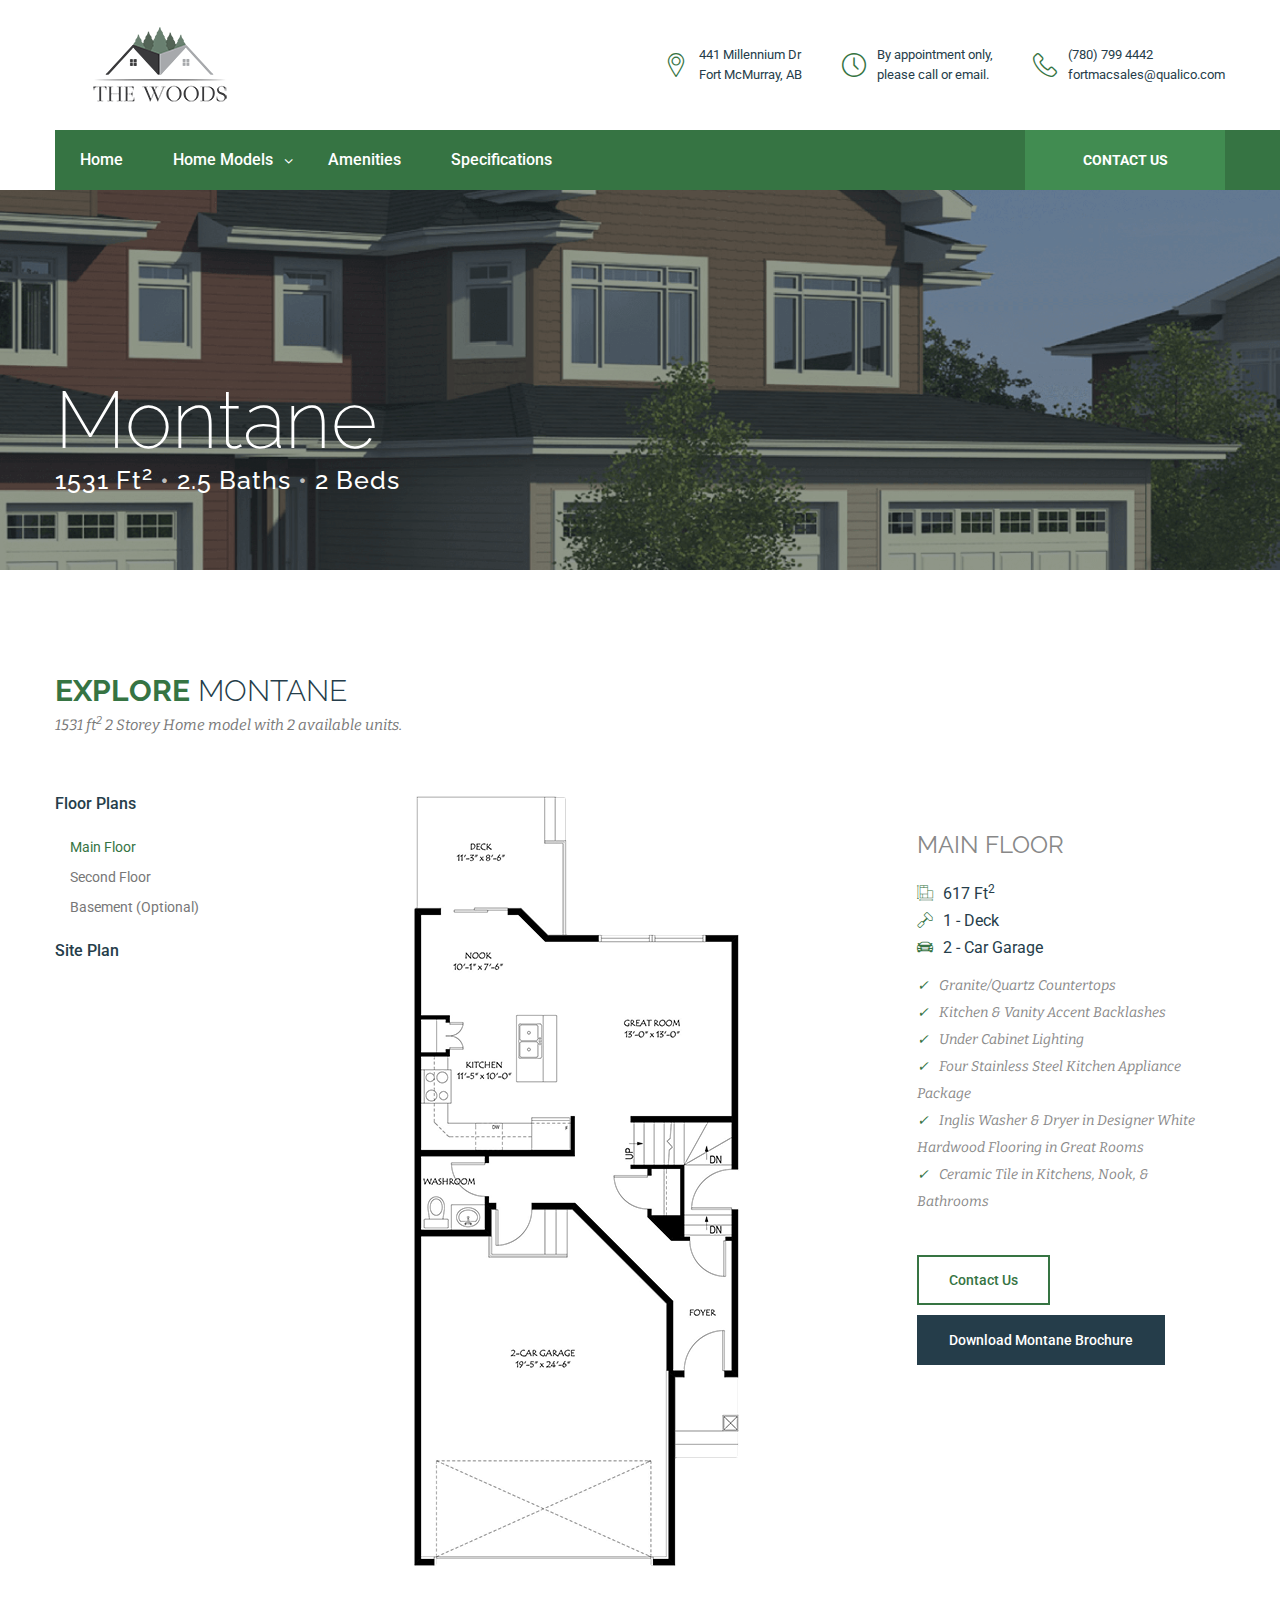
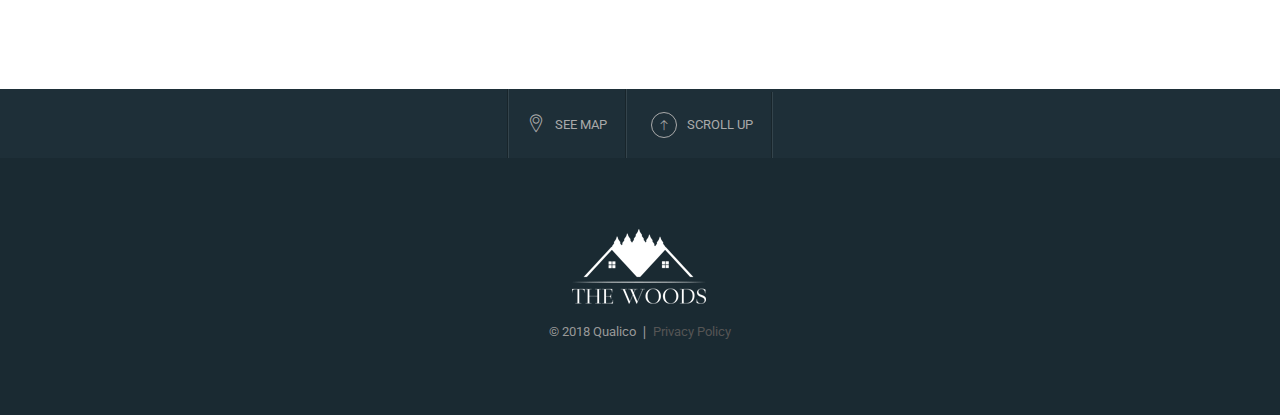
<file: montane.html>
<!DOCTYPE html>
<html>
<head>
<meta charset="utf-8">
<title>Montane Home Model | The Woods</title>
<!-- Stylesheets -->
<link href="css/bootstrap.css" rel="stylesheet">
<link href="css/style.css" rel="stylesheet">
<!-- Responsive -->
<meta http-equiv="X-UA-Compatible" content="IE=edge">
<meta name="viewport" content="width=device-width, initial-scale=1.0, maximum-scale=1.0, user-scalable=0">
<link href="css/responsive.css" rel="stylesheet">
<link href="css/custom.css" rel="stylesheet">
<link rel="icon" href="images/favicon.ico" type="image/x-icon"> 
<meta property="og:locale" content="en_US" />
<meta property="og:type" content="website">
<meta property="og:type" content="business.business">
<meta property="og:title" content="Montane | The Woods - Fort McMurray | A Qualico Community">
<meta property="og:description" content="The Woods of Fort McMurray is a premiere Townhome community in Northern Alberta." />
<meta property="og:site_name" content="The Woods - Fort McMurray" />
<meta property="og:url" content="https://github.com/QualiKev/Woods">
<meta property="og:image" content="/images/logo.png">
<meta property="og:image" content="/images/main-slider/woods1.png">
<meta property="og:image" content="/images/main-slider/sample1.png">
<meta property="og:image" content="/images/main-slider/sample2.png">
<meta property="og:image" content="/images/site-map.png">
<meta property="og:image" content="/images/clients/ASPEN.png">
<meta property="og:image" content="/images/clients/BOREAL.png">
<meta property="og:image" content="/images/clients/MONTANE.png">
<meta property="og:image" content="/images/clients/PRAIRIE.png">
<meta property="og:image" content="/images/clients/TAIGA.png">
<meta name="twitter:card" content="product">
<meta name="twitter:site" content="@StreetSideYeg">
<meta name="twitter:title" content="The Woods | Fort McMurray Townhomes">
<meta name="twitter:description" content="The Woods of Fort McMurray is a premiere Townhome community in Northern Alberta.">
<meta name="twitter:image" content="/images/logo.png">
<meta name="twitter:label1" content="Location">
<meta name="twitter:data1" content="Fort McMurray, Alberta, Canada">
<meta property="business:contact_data:street_address" content="Elm St & Millennium Dr">
<meta property="business:contact_data:locality" content="Fort McMurray">
<meta property="business:contact_data:region" content="Alberta">
<meta property="business:contact_data:postal_code" content="T9K 0J8">
<meta property="business:contact_data:country_name" content="Canada">
<!--[if lt IE 9]><script src="https://cdnjs.cloudflare.com/ajax/libs/html5shiv/3.7.3/html5shiv.js"></script><![endif]-->
<!--[if lt IE 9]><script src="js/respond.js"></script><![endif]-->

<!-- Google Tag Manager -->
<script>(function(w,d,s,l,i){w[l]=w[l]||[];w[l].push({'gtm.start':
new Date().getTime(),event:'gtm.js'});var f=d.getElementsByTagName(s)[0],
j=d.createElement(s),dl=l!='dataLayer'?'&l='+l:'';j.async=true;j.src=
'https://www.googletagmanager.com/gtm.js?id='+i+dl;f.parentNode.insertBefore(j,f);
})(window,document,'script','dataLayer','GTM-KRFRTH5');</script>
<!-- End Google Tag Manager -->
</head>
<body>
<!-- Google Tag Manager (noscript) -->
<noscript><iframe src="https://www.googletagmanager.com/ns.html?id=GTM-KRFRTH5"
height="0" width="0" style="display:none;visibility:hidden"></iframe></noscript>
<!-- End Google Tag Manager (noscript) -->
<div class="page-wrapper">
    <!-- Preloader -->
    <div class="preloader"></div>
    <header class="main-header">
    	<!--Header-Upper-->
        <div class="header-upper">
        	<div class="auto-container">
            	<div class="clearfix">
                	<div class="pull-left logo-outer">
                    	<div class="logo"><a href="index.html"><img src="images/logo.png" alt="The Woods logo" title="Homestate"></a></div>
                    </div>
                    <div class="pull-right upper-right clearfix">
                        <!--Info Box-->
                        <div class="upper-column info-box">
                        	<div class="icon-box"><span class="flaticon-location-2"></span></div>
                            <div class="text">441 Millennium Dr<br> Fort McMurray, AB</div>
                        </div>
                        <!--Info Box-->
                        <div class="upper-column info-box">
                        	<div class="icon-box"><span class="flaticon-clock-1"></span></div>
                            <div class="text">By appointment only,<br>please call or email.</div>
                        </div>
                        <!--Info Box-->
                        <div class="upper-column info-box">
                        	<div class="icon-box"><span class="flaticon-technology-5"></span></div>
                        	<div class="text">(780) 799 4442 <br>fortmacsales@qualico.com</div>
                        </div>
                    </div>
                </div>
            </div>
        </div>
        <!--Header-Lower-->
        <div class="header-lower">
        	<!--Background Layer-->
            <div class="bg-layer"></div>
        	<div class="auto-container">
            	<div class="nav-outer clearfix">
                    <!-- Main Menu -->
                    <nav class="main-menu">
                        <div class="navbar-header">
                            <!-- Toggle Button -->    	
                            <button type="button" class="navbar-toggle" data-toggle="collapse" data-target=".navbar-collapse">
                            <span class="icon-bar"></span>
                            <span class="icon-bar"></span>
                            <span class="icon-bar"></span>
                            </button>
                        </div>
                        <div class="navbar-collapse collapse clearfix">
                            <ul class="navigation clearfix">
                                <li><a href="index.html">Home</a></li>
                                <li class="dropdown"><a href="#">Home Models</a>
                                    <ul>
                                    	<li><a href="boreal.html">Boreal</a></li>
                                        <li><a href="taiga.html">Taiga</a></li>
                                        <li><a href="montane.html">Montane</a></li>
                                        <li><a href="prairie.html">Prairie</a></li>
                                        <li><a href="aspen.html">Aspen</a></li>
                                    </ul>
                                </li>
                                <li><a href="amenities.html">Amenities</a></li>
                                <li><a href="specifications.html">Specifications</a></li>
                            </ul>
                        </div>
                    </nav><!-- Main Menu End-->
                	<div class="btn-outer"><a href="contact.html" class="theme-btn visit-btn">Contact Us</a></div>
                </div>
            </div>
        </div>
        <!--Sticky Header-->
        <div class="sticky-header">
        	<div class="auto-container clearfix">
            	<!--Logo-->
            	<div class="logo pull-left">
                	<a href="index.html" class="img-responsive"><img src="images/logo-small.png" alt="The Woods logo"></a>
                </div>
                <!--Right Col-->
                <div class="right-col pull-right">
                	<!-- Main Menu -->
                    <nav class="main-menu">
                        <div class="navbar-header">
                            <!-- Toggle Button -->    	
                            <button type="button" class="navbar-toggle" data-toggle="collapse" data-target=".navbar-collapse">
                            <span class="icon-bar"></span>
                            <span class="icon-bar"></span>
                            <span class="icon-bar"></span>
                            </button>
                        </div>
                        <div class="navbar-collapse collapse clearfix">
                            <ul class="navigation clearfix">
                                <li><a href="index.html">Home</a></li>
                                <li class="dropdown"><a href="#">Home Models</a>
                                    <ul>
                                    	<li><a href="boreal.html">Boreal</a></li>
                                        <li><a href="taiga.html">Taiga</a></li>
                                        <li><a href="montane.html">Montane</a></li>
                                        <li><a href="prairie.html">Prairie</a></li>
                                        <li><a href="aspen.html">Aspen</a></li>
                                    </ul>
                                </li>
                                <li><a href="amenities.html">Amenities</a></li>
                                <li><a href="specifications.html">Specifications</a></li>
                                <li><a href="contact.html">Contact Us</a></li>
                            </ul>
                        </div>
                    </nav><!-- Main Menu End-->
                </div>
            </div>
        </div><!--End Bounce In Header-->
    </header>
    <!--End Main Header -->
    <!--Page Title-->
    <section class="page-title" style="background-image:url(images/background/MONTANE-1.png);">
    	<div class="auto-container">
        	<div class="row clearfix">
            	<!--Title -->
            	<div class="title-column col-lg-6 col-md-7 col-sm-6 col-xs-12">
                    <h1>Montane</h1>
                    <h2>1531 ft<sup>2</sup> <span style="color:#bcbcbc;">&bull;</span> 2.5 Baths <span style="color:#bcbcbc;">&bull;</span> 2 Beds</h2>
                </div>
            </div>
        </div>
    </section>
    <!--Floor Plans Section-->
    <section class="floor-plans-section">
    	<div class="auto-container">
            <!--Section Title-->
            <div class="sec-title">
                <h2><strong>Explore</strong> Montane</h2>
                <div class="subtitle-text">1531 ft<sup>2</sup> 2 Storey Home model with 2 available units.</div>
            </div>
            <div class="row clearfix">
            	<div class="col-lg-2 col-md-2 col-sm-2 col-xs-12">
                	<!--Side Links-->
                    <nav class="side-links">
                    	<ul class="links-nav">
                        	<li><a href="#main" class="btn-toggle">Floor Plans</a>
                            	<!--Toggle Nav-->
                            	<ul class="toggle-nav collapsed">
                                	<li><a class="active" href="#main">Main Floor</a></li>
                                    <li><a href="#second">Second Floor</a></li>
                                    <li><a href="#basement">Basement (Optional)</a></li>
                                </ul>
                            </li>
                            <ul class="toggle-nav">
                            <li><a href="#2d-view" class="btn-toggle">Site Plan</a></li>
                            </ul>
                            <!--Toggle Nav-->
                        </ul>
                    </nav>
                </div>
                <div class="col-lg-10 col-md-10 col-sm-10 col-xs-12">
                    <!--Floors Content-->
                    <div class="floors-content">
                        <!--Montane Main Floor-->
                        <div class="content-box collapsed" id="main">
                            <figure class="image-box col-lg-8 col-md-8 col-sm-9 col-xs-12"><img src="images/resource/montane-m.png" alt="Montane main floor plan"></figure>
                        <div class="col-lg-4 col-md-4 col-sm-3 col-xs-12">
                        <div class="property-info">
                            <h3 style="line-height:3em;">Main Floor</h3>
                    	<ul id="main" class="inline-list">
                            <li><span class="icon flaticon-house-plan-scale"></span>617 ft<sup>2</sup></li><br>
                            <li><span class="icon flaticon-construction-1"></span>1 - Deck</li><br>
                            <li><span class="icon flaticon-sedan-car-front"></span>2 - Car Garage</li>
                        </ul>
                        <div class="description"><span style="color:#367443;">&#10003;</span>&ensp; Granite/Quartz Countertops <br><span style="color:#367443;">&#10003;</span>&ensp;  Kitchen &amp; Vanity Accent Backlashes <br><span style="color:#367443;">&#10003;</span>&ensp;  Under Cabinet Lighting <br><span style="color:#367443;">&#10003;</span>&ensp;  Four Stainless Steel Kitchen Appliance Package <br><span style="color:#367443;">&#10003;</span>&ensp;  Inglis Washer &amp; Dryer in Designer White <br> Hardwood Flooring in Great Rooms <br><span style="color:#367443;">&#10003;</span>&ensp;  Ceramic Tile in Kitchens, Nook, &amp; Bathrooms</div>
                        <a href="contact.html" class="theme-btn btn-style-two">Contact Us</a>
                        <a href="models/MONTANE.pdf" target="_blank" class="theme-btn btn-style-three">Download Montane Brochure</a>
                        </div>
                        </div>
                        </div>
                        <!--Montane Second Floor-->
                        <div class="content-box" id="second">
                            <figure class="image-box col-lg-8 col-md-8 col-sm-9 col-xs-12"><img src="images/resource/montane-s.png" alt="Montane second floor plan"></figure>
                        <div class="col-lg-4 col-md-4 col-sm-3 col-xs-12">
                        <div class="property-info">
                            <h3 style="line-height:3em;">Second Floor</h3>
                    	<ul id="main" class="inline-list">
                            <li><span class="icon flaticon-house-plan-scale"></span>914 ft<sup>2</sup></li><br>
                            <li><span class="icon flaticon-bathtub"></span>2 - Ensuite</li><br>
                            <li><span class="icon flaticon-double-king-size-bed"></span>2 - Master Bedrooms</li><br>
                        </ul>
                        <div class="description"><span style="color:#367443;">&#10003;</span>&ensp; Granite/Quartz Countertops <br><span style="color:#367443;">&#10003;</span>&ensp;  Kitchen &amp; Vanity Accent Backlashes <br><span style="color:#367443;">&#10003;</span>&ensp;  Under Cabinet Lighting <br><span style="color:#367443;">&#10003;</span>&ensp;  Four Stainless Steel Kitchen Appliance Package <br><span style="color:#367443;">&#10003;</span>&ensp;  Inglis Washer &amp; Dryer in Designer White <br> Hardwood Flooring in Great Rooms <br><span style="color:#367443;">&#10003;</span>&ensp;  Ceramic Tile in Kitchens, Nook, &amp; Bathrooms</div>
                        <div class="documents"><strong>BROCHURE</strong>&ensp;&#10141;&ensp; Montane Home Model<a href="models/MONTANE.pdf"><span class="fa fa-cloud-download"></span></a></div>
                        <a href="contact.html" class="theme-btn btn-style-two">Contact Us</a>
                        </div>
                        </div>
                        </div>
                        <!--Basement-->
                        <div class="content-box" id="basement">
                            <figure class="image-box  col-lg-8 col-md-8 col-sm-9 col-xs-12"><img src="images/resource/basement.png" alt="Basement floor plan"></figure>
                        <div class="col-lg-4 col-md-4 col-sm-3 col-xs-12">
                        <div class="property-info">
                            <h3 style="line-height:3em;">Basement (optional)</h3>
                            <ul id="main" class="inline-list">
                            <li><span class="icon flaticon-house-plan-scale"></span>400 ft<sup>2</sup></li><br>
                            <li><span class="icon flaticon-business-2"></span>$44,950 (Includes GST)</li><br>
                        </ul>
                        <div class="description"><span style="color:#367443;">&#10003;</span>&ensp; Framing &amp; Layout as per Qualico Drawings <br><span style="color:#367443;">&#10003;</span>&ensp;  Bathroom as per plan - Tubs will be MAXX Model KDTS3260 Tub Surround Kit <br><span style="color:#367443;">&#10003;</span>&ensp;  Wet Bar <br><span style="color:#367443;">&#10003;</span>&ensp;  Stacking Washer &amp; Dryer <br> Vanity to match main floor <br><span style="color:#367443;">&#10003;</span>&ensp;  Vanity top as per Qualico's classic specifications <br><span style="color:#367443;">&#10003;</span>&ensp; Plumbing Fixtures &amp; Bathroom Hardware, Doors, Trim, &amp; Hardware to match main floor <br><span style="color:#367443;">&#10003;</span>&ensp;  Paint, Light Fixtures, Floor Coverings to match main floor <br><span style="color:#367443;">&#10003;</span>&ensp; Unfinished Mechanical room <br><span style="color:#367443;">&#10003;</span>&ensp; Under stair area boarded and taped but no finishing or flooring</div>
                        <div class="documents"><strong>BROCHURE</strong>&ensp;&#10141;&ensp; Montane Home Model<a href="models/MONTANE.pdf"><span class="fa fa-cloud-download"></span></a></div>
                        <a href="contact.html" class="theme-btn btn-style-two">Contact Us</a>
                        </div>
                        </div>
                        </div>
                        <!--Montane Site Plan-->
                        <div class="content-box" id="2d-view">
                            <h3 class="icon flaticon-location-1">  MONTANE - Model "M"</h3>
                            <figure class="image-box"><img src="images/resource/site-montane.png" alt="Montane site plan"></figure>
                        </div>
                    </div>
                </div>   
            </div>   
        </div>
    </section>
    <!--Main Footer-->
    <footer class="main-footer">
    	<!--Footer Bar-->
        <div class="footer-bar">
        	<div class="auto-container">
            	<ul>
                	<li><a href="https://www.google.com/maps/search/?api=1&query=56.767414, -111.472498" target="_blank"><span class="icon flaticon-location-2"></span>See Map</a></li>
                    <li><a href="#" class="scroll-to-target" data-target=".main-header"><span class="up-arrow flaticon-arrows-4"></span>Scroll up</a></li>
                </ul>
            </div>
        </div>
        <!--Footer Bottom-->
        <div class="footer-bottom">
        	<div class="auto-container">
            	<div class="centered-content">
                	<div class="logo"><a href="index.html"><img src="images/logo-white.png" title="The Woods Logo" alt="The Woods Logo"></a></div>
                    <div class="copyright">&copy; 2018 Qualico &#10072; <a href="privacy-policy.html"><span style="color:#555555;">Privacy Policy</span></a></div>
                </div>
            </div>
        </div>
    </footer> 
</div>
<!--End pagewrapper-->
<!--Scroll to top-->
<div class="scroll-to-top scroll-to-target" data-target=".main-header"><span class="icon fa fa-long-arrow-up"></span></div>
<script src="js/jquery.js"></script> 
<script src="js/bootstrap.min.js"></script>
<script src="js/jquery.fancybox.pack.js"></script>
<script src="js/mixitup.js"></script>
<script src="js/owl.js"></script>
<script src="js/wow.js"></script>
<script src="js/script.js"></script>
<script type="application/ld+json">
{
  "@context" : "http://schema.org",
  "@type" : "LocalBusiness",
  "name" : "The Woods",
  "image" : "https://qualikev.github.io/Woods/images/logo.png",
  "email" : "fortmacsales@qualico.com",
  "address" : {
    "@type" : "PostalAddress",
    "streetAddress" : "Elm St & Millennium Dr",
    "addressLocality" : "Fort McMurray",
    "addressRegion" : "AB"
  }, 
}
</script>
</body>
</html>
</file>
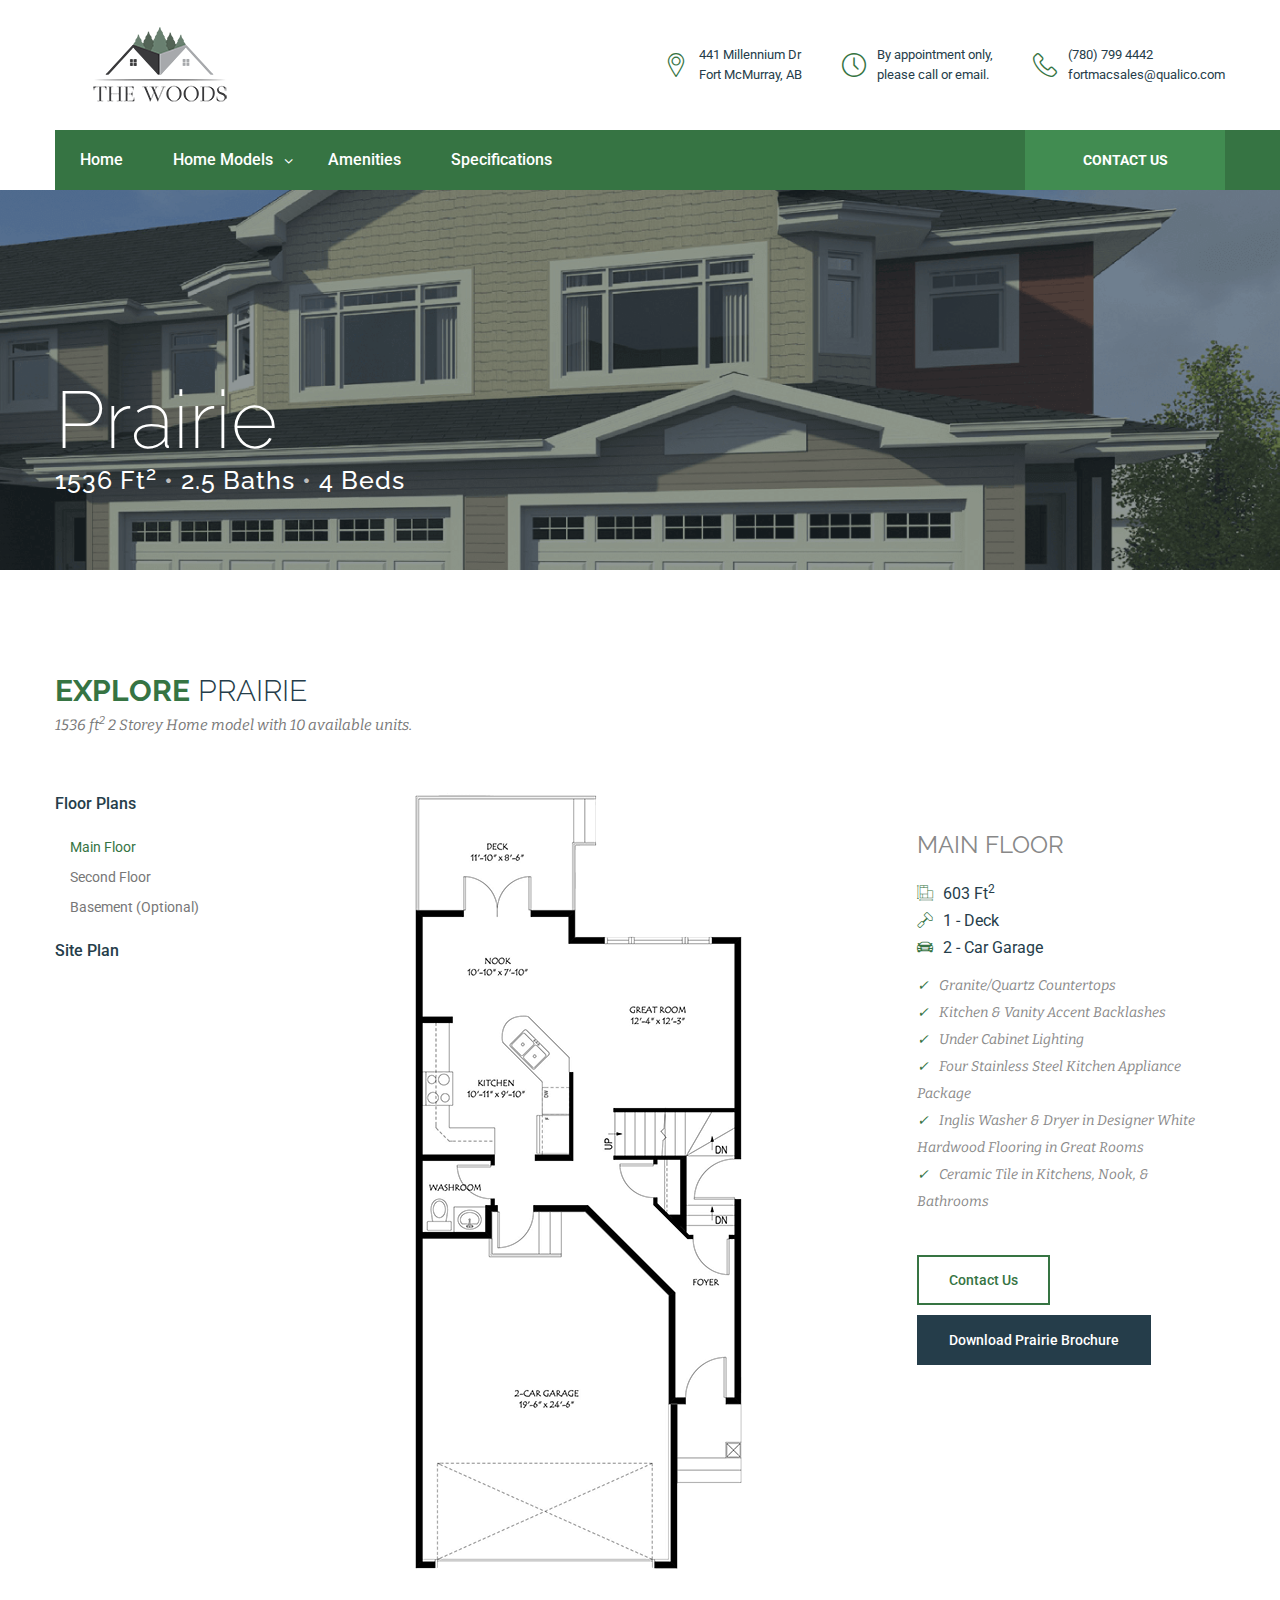
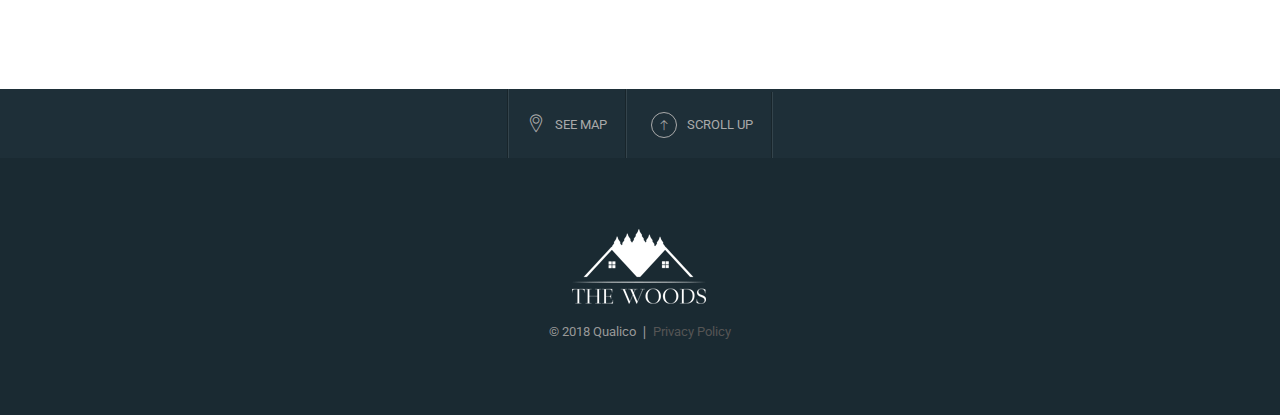
<file: prairie.html>
<!DOCTYPE html>
<html>
<head>
<meta charset="utf-8">
<title>Prairie Home Model | The Woods</title>
<!-- Stylesheets -->
<link href="css/bootstrap.css" rel="stylesheet">
<link href="css/style.css" rel="stylesheet">
<!-- Responsive -->
<meta http-equiv="X-UA-Compatible" content="IE=edge">
<meta name="viewport" content="width=device-width, initial-scale=1.0, maximum-scale=1.0, user-scalable=0">
<link href="css/responsive.css" rel="stylesheet">
<link href="css/custom.css" rel="stylesheet">
<link rel="icon" href="images/favicon.ico" type="image/x-icon">
<meta property="og:locale" content="en_US" />
<meta property="og:type" content="website">
<meta property="og:type" content="business.business">
<meta property="og:title" content="Prarie | The Woods - Fort McMurray | A Qualico Community">
<meta property="og:description" content="The Woods of Fort McMurray is a premiere Townhome community in Northern Alberta." />
<meta property="og:site_name" content="The Woods - Fort McMurray" />
<meta property="og:url" content="https://github.com/QualiKev/Woods">
<meta property="og:image" content="/images/logo.png">
<meta property="og:image" content="/images/main-slider/woods1.png">
<meta property="og:image" content="/images/main-slider/sample1.png">
<meta property="og:image" content="/images/main-slider/sample2.png">
<meta property="og:image" content="/images/site-map.png">
<meta property="og:image" content="/images/clients/ASPEN.png">
<meta property="og:image" content="/images/clients/BOREAL.png">
<meta property="og:image" content="/images/clients/MONTANE.png">
<meta property="og:image" content="/images/clients/PRAIRIE.png">
<meta property="og:image" content="/images/clients/TAIGA.png">
<meta name="twitter:card" content="product">
<meta name="twitter:site" content="@StreetSideYeg">
<meta name="twitter:title" content="The Woods | Fort McMurray Townhomes">
<meta name="twitter:description" content="The Woods of Fort McMurray is a premiere Townhome community in Northern Alberta.">
<meta name="twitter:image" content="/images/logo.png">
<meta name="twitter:label1" content="Location">
<meta name="twitter:data1" content="Fort McMurray, Alberta, Canada">
<meta property="business:contact_data:street_address" content="Elm St & Millennium Dr">
<meta property="business:contact_data:locality" content="Fort McMurray">
<meta property="business:contact_data:region" content="Alberta">
<meta property="business:contact_data:postal_code" content="T9K 0J8">
<meta property="business:contact_data:country_name" content="Canada">
<!--[if lt IE 9]><script src="https://cdnjs.cloudflare.com/ajax/libs/html5shiv/3.7.3/html5shiv.js"></script><![endif]-->
<!--[if lt IE 9]><script src="js/respond.js"></script><![endif]-->

<!-- Google Tag Manager -->
<script>(function(w,d,s,l,i){w[l]=w[l]||[];w[l].push({'gtm.start':
new Date().getTime(),event:'gtm.js'});var f=d.getElementsByTagName(s)[0],
j=d.createElement(s),dl=l!='dataLayer'?'&l='+l:'';j.async=true;j.src=
'https://www.googletagmanager.com/gtm.js?id='+i+dl;f.parentNode.insertBefore(j,f);
})(window,document,'script','dataLayer','GTM-KRFRTH5');</script>
<!-- End Google Tag Manager -->
</head>
<body>
<!-- Google Tag Manager (noscript) -->
<noscript><iframe src="https://www.googletagmanager.com/ns.html?id=GTM-KRFRTH5"
height="0" width="0" style="display:none;visibility:hidden"></iframe></noscript>
<!-- End Google Tag Manager (noscript) -->
<div class="page-wrapper">
    <!-- Preloader -->
    <div class="preloader"></div>
    <header class="main-header">
    	<!--Header-Upper-->
        <div class="header-upper">
        	<div class="auto-container">
            	<div class="clearfix">
                	<div class="pull-left logo-outer">
                    	<div class="logo"><a href="index.html"><img src="images/logo.png" alt="The Woods logo" title="Homestate"></a></div>
                    </div>
                    <div class="pull-right upper-right clearfix">
                        <!--Info Box-->
                        <div class="upper-column info-box">
                        	<div class="icon-box"><span class="flaticon-location-2"></span></div>
                            <div class="text">441 Millennium Dr<br> Fort McMurray, AB</div>
                        </div>
                        <!--Info Box-->
                        <div class="upper-column info-box">
                        	<div class="icon-box"><span class="flaticon-clock-1"></span></div>
                            <div class="text">By appointment only,<br>please call or email.</div>
                        </div>
                        <!--Info Box-->
                        <div class="upper-column info-box">
                        	<div class="icon-box"><span class="flaticon-technology-5"></span></div>
                        	<div class="text">(780) 799 4442 <br>fortmacsales@qualico.com</div>
                        </div>
                    </div>
                </div>
            </div>
        </div>
        <!--Header-Lower-->
        <div class="header-lower">
        	<!--Background Layer-->
           <div class="bg-layer"></div>
        	<div class="auto-container">
            	<div class="nav-outer clearfix">
                    <!-- Main Menu -->
                    <nav class="main-menu">
                        <div class="navbar-header">
                            <!-- Toggle Button -->    	
                            <button type="button" class="navbar-toggle" data-toggle="collapse" data-target=".navbar-collapse">
                            <span class="icon-bar"></span>
                            <span class="icon-bar"></span>
                            <span class="icon-bar"></span>
                            </button>
                        </div>
                        <div class="navbar-collapse collapse clearfix">
                            <ul class="navigation clearfix">
                                <li><a href="index.html">Home</a></li>
                                <li class="dropdown"><a href="#">Home Models</a>
                                    <ul>
                                    	<li><a href="boreal.html">Boreal</a></li>
                                        <li><a href="taiga.html">Taiga</a></li>
                                        <li><a href="montane.html">Montane</a></li>
                                        <li><a href="prairie.html">Prairie</a></li>
                                        <li><a href="aspen.html">Aspen</a></li>
                                    </ul>
                                </li>
                                <li><a href="amenities.html">Amenities</a></li>
                                <li><a href="specifications.html">Specifications</a></li>
                            </ul>
                        </div>
                    </nav><!-- Main Menu End-->
                	<div class="btn-outer"><a href="contact.html" class="theme-btn visit-btn">Contact Us</a></div>
                </div>
            </div>
        </div>
        <!--Sticky Header-->
        <div class="sticky-header">
        	<div class="auto-container clearfix">
            	<!--Logo-->
            	<div class="logo pull-left">
                	<a href="index.html" class="img-responsive"><img src="images/logo-small.png" alt="The Woods logo"></a>
                </div>
                <!--Right Col-->
                <div class="right-col pull-right">
                	<!-- Main Menu -->
                    <nav class="main-menu">
                        <div class="navbar-header">
                            <!-- Toggle Button -->    	
                            <button type="button" class="navbar-toggle" data-toggle="collapse" data-target=".navbar-collapse">
                            <span class="icon-bar"></span>
                            <span class="icon-bar"></span>
                            <span class="icon-bar"></span>
                            </button>
                        </div>
                        <div class="navbar-collapse collapse clearfix">
                            <ul class="navigation clearfix">
                                <li><a href="index.html">Home</a></li>
                                <li class="dropdown"><a href="#">Home Models</a>
                                    <ul>
                                    	<li><a href="boreal.html">Boreal</a></li>
                                        <li><a href="taiga.html">Taiga</a></li>
                                        <li><a href="montane.html">Montane</a></li>
                                        <li><a href="prairie.html">Prairie</a></li>
                                        <li><a href="aspen.html">Aspen</a></li>
                                    </ul>
                                </li>
                                <li><a href="amenities.html">Amenities</a></li>
                                <li><a href="specifications.html">Specifications</a></li>
                                <li><a href="contact.html">Contact Us</a></li>
                            </ul>
                        </div>
                    </nav><!-- Main Menu End-->
                </div>
            </div>
        </div><!--End Bounce In Header-->
    </header>
    <!--End Main Header -->
    <!--Page Title-->
    <section class="page-title" style="background-image:url(images/background/PRAIRIE-1.png);">
    	<div class="auto-container">
        	<div class="row clearfix">
            	<!--Title -->
            	<div class="title-column col-lg-6 col-md-7 col-sm-6 col-xs-12">
                    <h1>Prairie</h1>
                    <h2>1536 ft<sup>2</sup> <span style="color:#bcbcbc;">&bull;</span> 2.5 Baths <span style="color:#bcbcbc;">&bull;</span> 4 Beds</h2>
                </div>
            </div>
        </div>
    </section>
    <!--Floor Plans Section-->
    <section class="floor-plans-section">
    	<div class="auto-container">
            <!--Section Title-->
            <div class="sec-title">
                <h2><strong>Explore</strong> Prairie</h2>
                <div class="subtitle-text">1536 ft<sup>2</sup> 2 Storey Home model with 10 available units.</div>
            </div>
            <div class="row clearfix">
            	<div class="col-lg-2 col-md-2 col-sm-2 col-xs-12">
                	<!--Side Links-->
                    <nav class="side-links">
                    	<ul class="links-nav">
                        	<li><a href="#main" class="btn-toggle">Floor Plans</a>
                            	<!--Toggle Nav-->
                            	<ul class="toggle-nav collapsed">
                                	<li><a class="active" href="#main">Main Floor</a></li>
                                    <li><a href="#second">Second Floor</a></li>
                                    <li><a href="#basement">Basement (Optional)</a></li>
                                </ul>
                            </li>
                            <ul class="toggle-nav">
                            <li><a href="#2d-view" class="btn-toggle">Site Plan</a></li>
                            </ul>
                            <!--Toggle Nav-->
                        </ul>
                    </nav>
                </div>
                <div class="col-lg-10 col-md-10 col-sm-10 col-xs-12">
                    <!--Floors Content-->
                    <div class="floors-content">
                        <!--Prairie Main Floor-->
                        <div class="content-box collapsed" id="main">
                            <figure class="image-box col-lg-8 col-md-8 col-sm-9 col-xs-12"><img src="images/resource/prairie-m.png" alt="Prairie main floor plan"></figure>
                        <div class="col-lg-4 col-md-4 col-sm-3 col-xs-12">
                        <div class="property-info">
                            <h3 style="line-height:3em;">Main Floor</h3>
                    	<ul id="main" class="inline-list">
                            <li><span class="icon flaticon-house-plan-scale"></span>603 ft<sup>2</sup></li><br>
                            <li><span class="icon flaticon-construction-1"></span>1 - Deck</li><br>
                            <li><span class="icon flaticon-sedan-car-front"></span>2 - Car Garage</li>
                        </ul>
                        <div class="description"><span style="color:#367443;">&#10003;</span>&ensp; Granite/Quartz Countertops <br><span style="color:#367443;">&#10003;</span>&ensp;  Kitchen &amp; Vanity Accent Backlashes <br><span style="color:#367443;">&#10003;</span>&ensp;  Under Cabinet Lighting <br><span style="color:#367443;">&#10003;</span>&ensp;  Four Stainless Steel Kitchen Appliance Package <br><span style="color:#367443;">&#10003;</span>&ensp;  Inglis Washer &amp; Dryer in Designer White <br> Hardwood Flooring in Great Rooms <br><span style="color:#367443;">&#10003;</span>&ensp;  Ceramic Tile in Kitchens, Nook, &amp; Bathrooms</div>
                        <a href="contact.html" class="theme-btn btn-style-two">Contact Us</a>
                        <a href="models/PRAIRIE.pdf" target="_blank" class="theme-btn btn-style-three">Download Prairie Brochure</a>
                        </div>
                        </div>
                        </div>
                        <!--Prairie Second Floor-->
                        <div class="content-box" id="second">
                            <figure class="image-box col-lg-8 col-md-8 col-sm-9 col-xs-12"><img src="images/resource/prairie-s.png" alt="Prairie second floor plan"></figure>
                        <div class="col-lg-4 col-md-4 col-sm-3 col-xs-12">
                        <div class="property-info">
                            <h3 style="line-height:3em;">Second Floor</h3>
                    	<ul id="main" class="inline-list">
                            <li><span class="icon flaticon-house-plan-scale"></span>933 ft<sup>2</sup></li><br>
                            <li><span class="icon flaticon-bathtub"></span>2 - Bathrooms</li><br>
                            <li><span class="icon flaticon-double-king-size-bed"></span>4 - Bedrooms</li><br>
                        </ul>
                        <div class="description"><span style="color:#367443;">&#10003;</span>&ensp; Granite/Quartz Countertops <br><span style="color:#367443;">&#10003;</span>&ensp;  Kitchen &amp; Vanity Accent Backlashes <br><span style="color:#367443;">&#10003;</span>&ensp;  Under Cabinet Lighting <br><span style="color:#367443;">&#10003;</span>&ensp;  Four Stainless Steel Kitchen Appliance Package <br><span style="color:#367443;">&#10003;</span>&ensp;  Inglis Washer &amp; Dryer in Designer White <br> Hardwood Flooring in Great Rooms <br><span style="color:#367443;">&#10003;</span>&ensp;  Ceramic Tile in Kitchens, Nook, &amp; Bathrooms</div>
                        <div class="documents"><strong>BROCHURE</strong>&ensp;&#10141;&ensp; Prairie Home Model<a href="models/PRAIRIE.pdf"><span class="fa fa-cloud-download"></span></a></div>
                        <a href="contact.html" class="theme-btn btn-style-two">Contact Us</a>
                        </div>
                        </div>
                        </div>
                        <!--Basement-->
                        <div class="content-box" id="basement">
                            <figure class="image-box  col-lg-8 col-md-8 col-sm-9 col-xs-12"><img src="images/resource/basement.png" alt="Basement floor plan"></figure>
                        <div class="col-lg-4 col-md-4 col-sm-3 col-xs-12">
                        <div class="property-info">
                            <h3 style="line-height:3em;">Basement (optional)</h3>
                        <ul id="main" class="inline-list">
                            <li><span class="icon flaticon-house-plan-scale"></span>400 ft<sup>2</sup></li><br>
                            <li><span class="icon flaticon-business-2"></span>$44,950 (Includes GST)</li><br>
                        </ul>
                        <div class="description"><span style="color:#367443;">&#10003;</span>&ensp; Framing &amp; Layout as per Qualico Drawings <br><span style="color:#367443;">&#10003;</span>&ensp;  Bathroom as per plan - Tubs will be MAXX Model KDTS3260 Tub Surround Kit <br><span style="color:#367443;">&#10003;</span>&ensp;  Wet Bar <br><span style="color:#367443;">&#10003;</span>&ensp;  Stacking Washer &amp; Dryer <br> Vanity to match main floor <br><span style="color:#367443;">&#10003;</span>&ensp;  Vanity top as per Qualico's classic specifications <br><span style="color:#367443;">&#10003;</span>&ensp; Plumbing Fixtures &amp; Bathroom Hardware, Doors, Trim, &amp; Hardware to match main floor <br><span style="color:#367443;">&#10003;</span>&ensp;  Paint, Light Fixtures, Floor Coverings to match main floor <br><span style="color:#367443;">&#10003;</span>&ensp; Unfinished Mechanical room <br><span style="color:#367443;">&#10003;</span>&ensp; Under stair area boarded and taped but no finishing or flooring</div>
                        <div class="documents"><strong>BROCHURE</strong>&ensp;&#10141;&ensp; Prairie Home Model<a href="models/PRAIRIE.pdf"><span class="fa fa-cloud-download"></span></a></div>
                            <a href="contact.html" class="theme-btn btn-style-two">Contact Us</a>
                        </div>
                        </div>
                        </div>
                        <!--Prairie Site Plan-->
                        <div class="content-box" id="2d-view">
                            <h3 class="icon flaticon-location-1">  PRAIRIE - Model "P"</h3>
                            <figure class="image-box"><img src="images/resource/site-prairie.png" alt="Prairie site plan"></figure>
                        </div>
                    </div>
                </div>
            </div>
        </div>
    </section>
    <!--Main Footer-->
    <footer class="main-footer">
    	<!--Footer Bar-->
        <div class="footer-bar">
        	<div class="auto-container">
            	<ul>
                	<li><a href="https://www.google.com/maps/search/?api=1&query=56.767414, -111.472498" target="_blank"><span class="icon flaticon-location-2"></span>See Map</a></li>
                    <li><a href="#" class="scroll-to-target" data-target=".main-header"><span class="up-arrow flaticon-arrows-4"></span>Scroll up</a></li>
                </ul>
            </div>
        </div>
        <!--Footer Bottom-->
        <div class="footer-bottom">
        	<div class="auto-container">
            	<div class="centered-content">
                	<div class="logo"><a href="index.html"><img src="images/logo-white.png" title="The Woods Logo" alt="The Woods Logo"></a></div>
                    <div class="copyright">&copy; 2018 Qualico &#10072; <a href="privacy-policy.html"><span style="color:#555555;">Privacy Policy</span></a></div>
                </div>
            </div>
        </div>   
    </footer> 
</div>
<!--End pagewrapper-->
<!--Scroll to top-->
<div class="scroll-to-top scroll-to-target" data-target=".main-header"><span class="icon fa fa-long-arrow-up"></span></div>
<script src="js/jquery.js"></script> 
<script src="js/bootstrap.min.js"></script>
<script src="js/jquery.fancybox.pack.js"></script>
<script src="js/mixitup.js"></script>
<script src="js/owl.js"></script>
<script src="js/wow.js"></script>
<script src="js/script.js"></script>
<script type="application/ld+json">
{
  "@context" : "http://schema.org",
  "@type" : "LocalBusiness",
  "name" : "The Woods",
  "image" : "https://qualikev.github.io/Woods/images/logo.png",
  "email" : "fortmacsales@qualico.com",
  "address" : {
    "@type" : "PostalAddress",
    "streetAddress" : "Elm St & Millennium Dr",
    "addressLocality" : "Fort McMurray",
    "addressRegion" : "AB"
  }, 
}
</script>
</body>
</html>
</file>
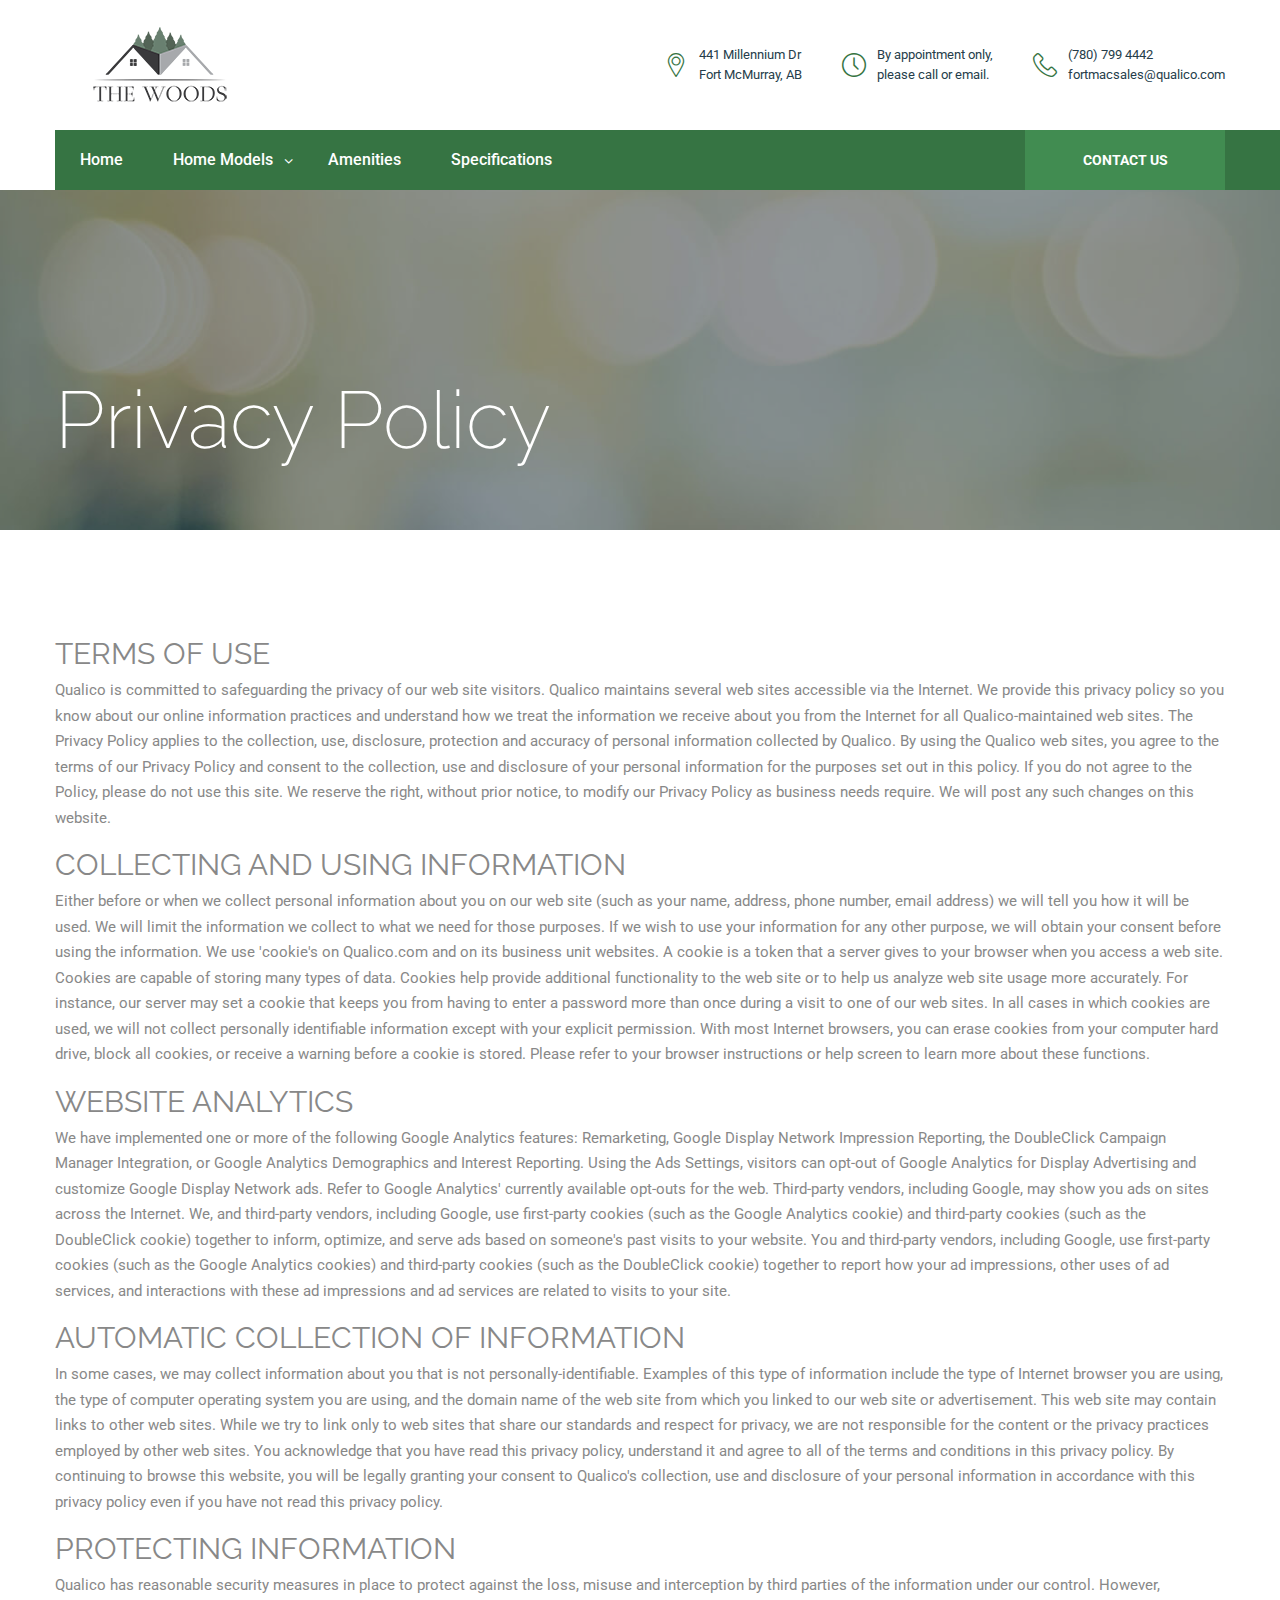
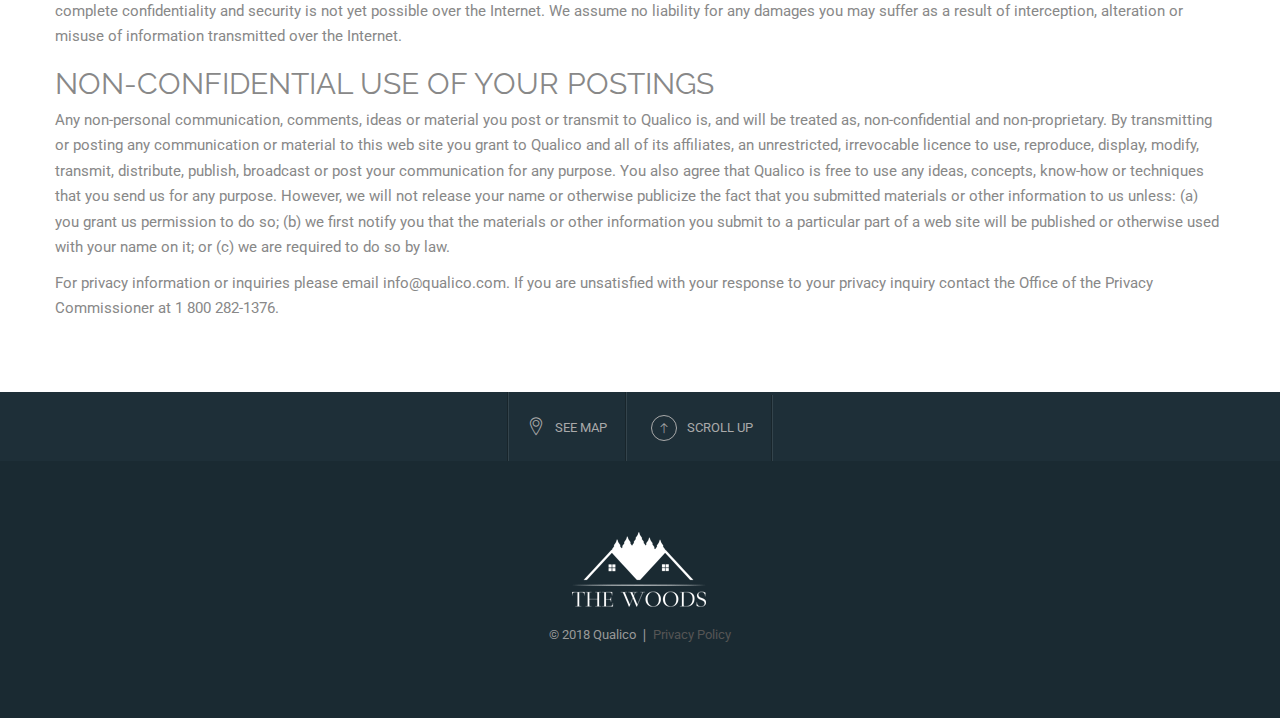
<file: privacy-policy.html>
<!DOCTYPE html>
<html>
<head>
<meta charset="utf-8">
<title>Privacy Policy | The Woods</title>
<!-- Stylesheets -->
<link href="css/bootstrap.css" rel="stylesheet">
<link href="css/style.css" rel="stylesheet">
<!-- Responsive -->
<meta http-equiv="X-UA-Compatible" content="IE=edge">
<meta name="viewport" content="width=device-width, initial-scale=1.0, maximum-scale=1.0, user-scalable=0">
<link href="css/responsive.css" rel="stylesheet">
<link href="css/custom.css" rel="stylesheet">
<link rel="icon" href="images/favicon.ico" type="image/x-icon">
<meta property="og:locale" content="en_US" />
<meta property="og:type" content="website">
<meta property="og:type" content="business.business">
<meta property="og:title" content="Privacy Policy | The Woods - Fort McMurray | A Qualico Community">
<meta property="og:description" content="The Woods of Fort McMurray is a premiere Townhome community in Northern Alberta." />
<meta property="og:site_name" content="The Woods - Fort McMurray" />
<meta property="og:url" content="https://github.com/QualiKev/Woods">
<meta property="og:image" content="/images/logo.png">
<meta property="og:image" content="/images/main-slider/woods1.png">
<meta property="og:image" content="/images/main-slider/sample1.png">
<meta property="og:image" content="/images/main-slider/sample2.png">
<meta property="og:image" content="/images/site-map.png">
<meta property="og:image" content="/images/clients/ASPEN.png">
<meta property="og:image" content="/images/clients/BOREAL.png">
<meta property="og:image" content="/images/clients/MONTANE.png">
<meta property="og:image" content="/images/clients/PRAIRIE.png">
<meta property="og:image" content="/images/clients/TAIGA.png">
<meta name="twitter:card" content="product">
<meta name="twitter:site" content="@StreetSideYeg">
<meta name="twitter:title" content="The Woods | Fort McMurray Townhomes">
<meta name="twitter:description" content="The Woods of Fort McMurray is a premiere Townhome community in Northern Alberta.">
<meta name="twitter:image" content="/images/logo.png">
<meta name="twitter:label1" content="Location">
<meta name="twitter:data1" content="Fort McMurray, Alberta, Canada">
<meta property="business:contact_data:street_address" content="Elm St & Millennium Dr">
<meta property="business:contact_data:locality" content="Fort McMurray">
<meta property="business:contact_data:region" content="Alberta">
<meta property="business:contact_data:postal_code" content="T9K 0J8">
<meta property="business:contact_data:country_name" content="Canada">
<!--[if lt IE 9]><script src="https://cdnjs.cloudflare.com/ajax/libs/html5shiv/3.7.3/html5shiv.js"></script><![endif]-->
<!--[if lt IE 9]><script src="js/respond.js"></script><![endif]-->

<!-- Google Tag Manager -->
<script>(function(w,d,s,l,i){w[l]=w[l]||[];w[l].push({'gtm.start':
new Date().getTime(),event:'gtm.js'});var f=d.getElementsByTagName(s)[0],
j=d.createElement(s),dl=l!='dataLayer'?'&l='+l:'';j.async=true;j.src=
'https://www.googletagmanager.com/gtm.js?id='+i+dl;f.parentNode.insertBefore(j,f);
})(window,document,'script','dataLayer','GTM-KRFRTH5');</script>
<!-- End Google Tag Manager -->
</head>
<body>
<!-- Google Tag Manager (noscript) -->
<noscript><iframe src="https://www.googletagmanager.com/ns.html?id=GTM-KRFRTH5"
height="0" width="0" style="display:none;visibility:hidden"></iframe></noscript>
<!-- End Google Tag Manager (noscript) -->
<div class="page-wrapper">
    <!-- Preloader -->
    <div class="preloader"></div>
    <header class="main-header">
    	<!--Header-Upper-->
        <div class="header-upper">
        	<div class="auto-container">
            	<div class="clearfix">
                	<div class="pull-left logo-outer">
                    	<div class="logo"><a href="index.html"><img src="images/logo.png" alt="The Woods logo" title="Homestate"></a></div>
                    </div>
                    <div class="pull-right upper-right clearfix">
                        <!--Info Box-->
                        <div class="upper-column info-box">
                        	<div class="icon-box"><span class="flaticon-location-2"></span></div>
                            <div class="text">441 Millennium Dr<br> Fort McMurray, AB</div>
                        </div>
                        <!--Info Box-->
                        <div class="upper-column info-box">
                        	<div class="icon-box"><span class="flaticon-clock-1"></span></div>
                            <div class="text">By appointment only,<br>please call or email.</div>
                        </div>
                        <!--Info Box-->
                        <div class="upper-column info-box">
                        	<div class="icon-box"><span class="flaticon-technology-5"></span></div>
                        	<div class="text">(780) 799 4442 <br>fortmacsales@qualico.com</div>
                        </div>
                    </div>
                </div>
            </div>
        </div>
        <!--Header-Lower-->
        <div class="header-lower">
        	<!--Background Layer-->
            <div class="bg-layer"></div>
        	<div class="auto-container">
            	<div class="nav-outer clearfix">
                    <!-- Main Menu -->
                    <nav class="main-menu">
                        <div class="navbar-header">
                            <!-- Toggle Button -->    	
                            <button type="button" class="navbar-toggle" data-toggle="collapse" data-target=".navbar-collapse">
                            <span class="icon-bar"></span>
                            <span class="icon-bar"></span>
                            <span class="icon-bar"></span>
                            </button>
                        </div>
                        <div class="navbar-collapse collapse clearfix">
                            <ul class="navigation clearfix">
                                <li><a href="index.html">Home</a></li>
                                <li class="dropdown"><a href="#">Home Models</a>
                                    <ul>
                                    	<li><a href="boreal.html">Boreal</a></li>
                                        <li><a href="taiga.html">Taiga</a></li>
                                        <li><a href="montane.html">Montane</a></li>
                                        <li><a href="prairie.html">Prairie</a></li>
                                        <li><a href="aspen.html">Aspen</a></li>
                                    </ul>
                                </li>
                                <li><a href="amenities.html">Amenities</a></li>
                                <li><a href="specifications.html">Specifications</a></li>
                            </ul>
                        </div>
                    </nav><!-- Main Menu End-->
                	<div class="btn-outer"><a href="contact.html" class="theme-btn visit-btn">Contact Us</a></div>
                </div>
            </div>
        </div>
        <!--Sticky Header-->
        <div class="sticky-header">
        	<div class="auto-container clearfix">
            	<!--Logo-->
            	<div class="logo pull-left">
                	<a href="index.html" class="img-responsive"><img src="images/logo-small.png" alt="The Woods logo"></a>
                </div>
                <!--Right Col-->
                <div class="right-col pull-right">
                	<!-- Main Menu -->
                    <nav class="main-menu">
                        <div class="navbar-header">
                            <!-- Toggle Button -->    	
                            <button type="button" class="navbar-toggle" data-toggle="collapse" data-target=".navbar-collapse">
                            <span class="icon-bar"></span>
                            <span class="icon-bar"></span>
                            <span class="icon-bar"></span>
                            </button>
                        </div>
                        <div class="navbar-collapse collapse clearfix">
                            <ul class="navigation clearfix">
                                <li><a href="index.html">Home</a></li>
                                <li class="dropdown"><a href="#">Home Models</a>
                                    <ul>
                                    	<li><a href="boreal.html">Boreal</a></li>
                                        <li><a href="taiga.html">Taiga</a></li>
                                        <li><a href="montane.html">Montane</a></li>
                                        <li><a href="prairie.html">Prairie</a></li>
                                        <li><a href="aspen.html">Aspen</a></li>
                                    </ul>
                                </li>
                                <li><a href="amenities.html">Amenities</a></li>
                                <li><a href="specifications.html">Specifications</a></li>
                                <li><a href="contact.html">Contact Us</a></li>
                            </ul>
                        </div>
                    </nav><!-- Main Menu End-->
                </div>
            </div>
        </div><!--End Bounce In Header-->
    </header>
    <!--End Main Header -->
    <!--Page Title-->
    <section class="page-title" style="background-image:url(images/background/privacy-policy.jpg);">
    	<div class="auto-container">
        	<div class="row clearfix">
            	<!--Title -->
            	<div class="title-column col-md-7 col-sm-6 col-xs-12">
                	<h1>Privacy Policy</h1>
                </div>
            </div>
        </div>
    </section>
    <!--Gallery Section-->
    <section class="property-info-sec">
    	<div class="auto-container">   
<h2>TERMS OF USE</h2>           
<p>Qualico is committed to safeguarding the privacy of our web site visitors. Qualico maintains several web sites accessible via the Internet. We provide this privacy policy so you know about our online information practices and understand how we treat the information we receive about you from the Internet for all Qualico-maintained web sites. The Privacy Policy applies to the collection, use, disclosure, protection and accuracy of personal information collected by Qualico.
By using the Qualico web sites, you agree to the terms of our Privacy Policy and consent to the collection, use and disclosure of your personal information for the purposes set out in this policy. If you do not agree to the Policy, please do not use this site. We reserve the right, without prior notice, to modify our Privacy Policy as business needs require. We will post any such changes on this website.</p>
<h2>COLLECTING AND USING INFORMATION</h2>
<p>Either before or when we collect personal information about you on our web site (such as your name, address, phone number, email address) we will tell you how it will be used. We will limit the information we collect to what we need for those purposes. If we wish to use your information for any other purpose, we will obtain your consent before using the information.
We use 'cookie's on Qualico.com and on its business unit websites. A cookie is a token that a server gives to your browser when you access a web site. Cookies are capable of storing many types of data. Cookies help provide additional functionality to the web site or to help us analyze web site usage more accurately. For instance, our server may set a cookie that keeps you from having to enter a password more than once during a visit to one of our web sites. In all cases in which cookies are used, we will not collect personally identifiable information except with your explicit permission. With most Internet browsers, you can erase cookies from your computer hard drive, block all cookies, or receive a warning before a cookie is stored. Please refer to your browser instructions or help screen to learn more about these functions.</p>
<h2>WEBSITE ANALYTICS</h2>      
<p>We have implemented one or more of the following Google Analytics features: Remarketing, Google Display Network Impression Reporting, the DoubleClick Campaign Manager Integration, or Google Analytics Demographics and Interest Reporting.
Using the Ads Settings, visitors can opt-out of Google Analytics for Display Advertising and customize Google Display Network ads. Refer to Google Analytics' currently available opt-outs for the web.
Third-party vendors, including Google, may show you ads on sites across the Internet. We, and third-party vendors, including Google, use first-party cookies (such as the Google Analytics cookie) and third-party cookies (such as the DoubleClick cookie) together to inform, optimize, and serve ads based on someone's past visits to your website.
You and third-party vendors, including Google, use first-party cookies (such as the Google Analytics cookies) and third-party cookies (such as the DoubleClick cookie) together to report how your ad impressions, other uses of ad services, and interactions with these ad impressions and ad services are related to visits to your site.</p>         
<h2>AUTOMATIC COLLECTION OF INFORMATION</h2>         
<p>In some cases, we may collect information about you that is not personally-identifiable. Examples of this type of information include the type of Internet browser you are using, the type of computer operating system you are using, and the domain name of the web site from which you linked to our web site or advertisement. This web site may contain links to other web sites. While we try to link only to web sites that share our standards and respect for privacy, we are not responsible for the content or the privacy practices employed by other web sites.
You acknowledge that you have read this privacy policy, understand it and agree to all of the terms and conditions in this privacy policy. By continuing to browse this website, you will be legally granting your consent to Qualico's collection, use and disclosure of your personal information in accordance with this privacy policy even if you have not read this privacy policy.</p>
<h2>PROTECTING INFORMATION</h2>
<p>Qualico has reasonable security measures in place to protect against the loss, misuse and interception by third parties of the information under our control. However, complete confidentiality and security is not yet possible over the Internet. We assume no liability for any damages you may suffer as a result of interception, alteration or misuse of information transmitted over the Internet.</p>        
<h2>NON-CONFIDENTIAL USE OF YOUR POSTINGS</h2>         
<p>Any non-personal communication, comments, ideas or material you post or transmit to Qualico is, and will be treated as, non-confidential and non-proprietary. By transmitting or posting any communication or material to this web site you grant to Qualico and all of its affiliates, an unrestricted, irrevocable licence to use, reproduce, display, modify, transmit, distribute, publish, broadcast or post your communication for any purpose. You also agree that Qualico is free to use any ideas, concepts, know-how or techniques that you send us for any purpose. However, we will not release your name or otherwise publicize the fact that you submitted materials or other information to us unless: (a) you grant us permission to do so; (b) we first notify you that the materials or other information you submit to a particular part of a web site will be published or otherwise used with your name on it; or (c) we are required to do so by law.</p>        
<p>For privacy information or inquiries please email info@qualico.com. If you are unsatisfied with your response to your privacy inquiry contact the Office of the Privacy Commissioner at 1 800 282-1376.</p>
    </div>
    </section>
    <!--Main Footer-->
    <footer class="main-footer">
    	<!--Footer Bar-->
        <div class="footer-bar">
        	<div class="auto-container">
            	<ul>
                	<li><a href="https://www.google.com/maps/search/?api=1&query=56.767414, -111.472498" target="_blank"><span class="icon flaticon-location-2"></span>See Map</a></li>
                    <li><a href="#" class="scroll-to-target" data-target=".main-header"><span class="up-arrow flaticon-arrows-4"></span>Scroll up</a></li>
                </ul>
            </div>
        </div>
        <!--Footer Bottom-->
        <div class="footer-bottom">
        	<div class="auto-container">
            	<div class="centered-content">
                	<div class="logo"><a href="index.html"><img src="images/logo-white.png" title="The Woods Logo" alt="The Woods Logo"></a></div>
                    <div class="copyright">&copy; 2018 Qualico &#10072; <a href="privacy-policy.html"><span style="color:#555555;">Privacy Policy</span></a></div>
                </div>
            </div>
        </div>
    </footer>
</div>
<!--End pagewrapper-->
<!--Scroll to top-->
<div class="scroll-to-top scroll-to-target" data-target=".main-header"><span class="icon fa fa-long-arrow-up"></span></div>
<script src="js/jquery.js"></script> 
<script src="js/bootstrap.min.js"></script>
<script src="js/jquery.fancybox.pack.js"></script>
<script src="js/jquery.fancybox-media.js"></script>
<script src="js/mixitup.js"></script>
<script src="js/owl.js"></script>
<script src="js/jquery.easing.min.js"></script>
<script src="js/masterslider/masterslider.js"></script>
<script src="js/wow.js"></script>
<script src="js/script.js"></script>
<script type="application/ld+json">
{
  "@context" : "http://schema.org",
  "@type" : "LocalBusiness",
  "name" : "The Woods",
  "image" : "https://qualikev.github.io/Woods/images/logo.png",
  "email" : "fortmacsales@qualico.com",
  "address" : {
    "@type" : "PostalAddress",
    "streetAddress" : "Elm St & Millennium Dr",
    "addressLocality" : "Fort McMurray",
    "addressRegion" : "AB"
  }, 
}
</script>
</body>
</html>
</file>
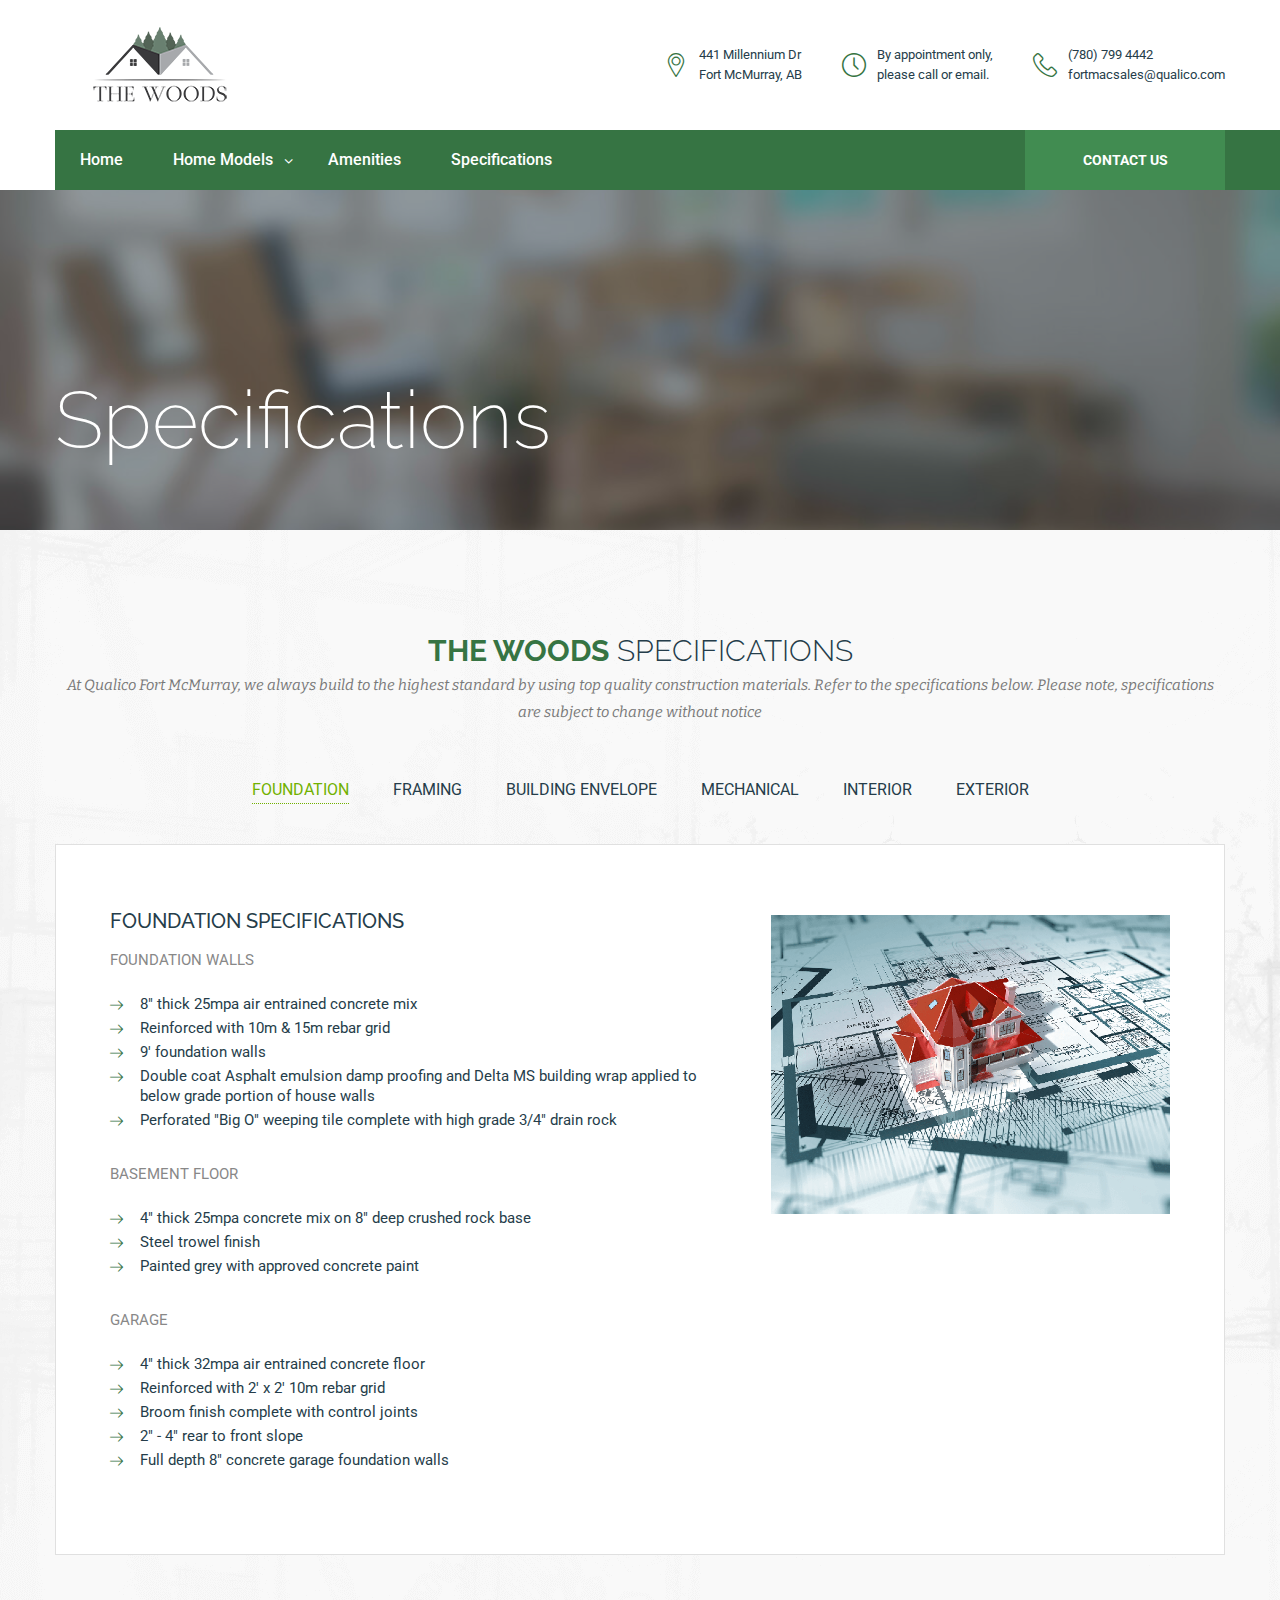
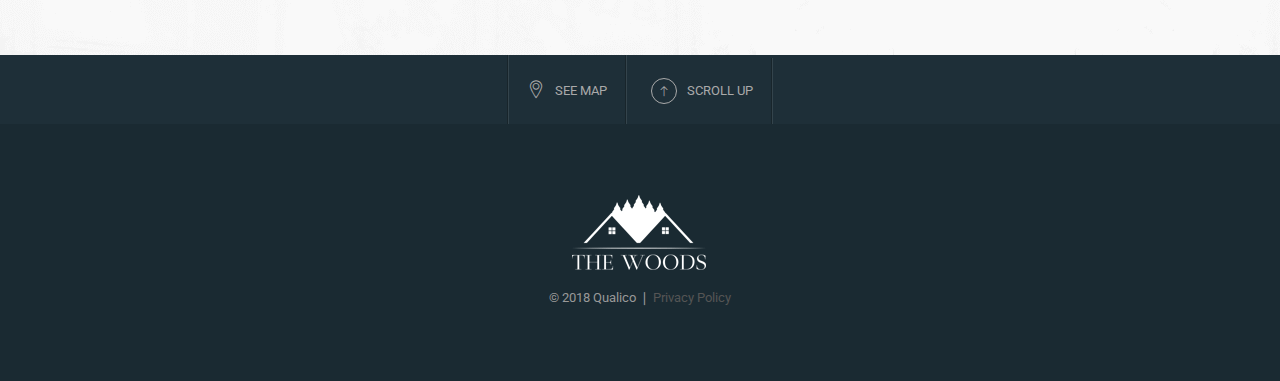
<file: specifications.html>
<!DOCTYPE html>
<html>
<head>
<meta charset="utf-8">
<title>Specifications | The Woods</title>
<!-- Stylesheets -->
<link href="css/bootstrap.css" rel="stylesheet">
<link href="css/style.css" rel="stylesheet">
<!-- Responsive -->
<meta http-equiv="X-UA-Compatible" content="IE=edge">
<meta name="viewport" content="width=device-width, initial-scale=1.0, maximum-scale=1.0, user-scalable=0">
<link href="css/responsive.css" rel="stylesheet">
<link href="css/custom.css" rel="stylesheet">
<link rel="icon" href="images/favicon.ico" type="image/x-icon">
<meta property="og:locale" content="en_US" />
<meta property="og:type" content="website">
<meta property="og:type" content="business.business">
<meta property="og:title" content="Specification | The Woods - Fort McMurray | A Qualico Community">
<meta property="og:description" content="The Woods of Fort McMurray is a premiere Townhome community in Northern Alberta." />
<meta property="og:site_name" content="The Woods - Fort McMurray" />
<meta property="og:url" content="https://github.com/QualiKev/Woods">
<meta property="og:image" content="/images/logo.png">
<meta property="og:image" content="/images/main-slider/woods1.png">
<meta property="og:image" content="/images/main-slider/sample1.png">
<meta property="og:image" content="/images/main-slider/sample2.png">
<meta property="og:image" content="/images/site-map.png">
<meta property="og:image" content="/images/clients/ASPEN.png">
<meta property="og:image" content="/images/clients/BOREAL.png">
<meta property="og:image" content="/images/clients/MONTANE.png">
<meta property="og:image" content="/images/clients/PRAIRIE.png">
<meta property="og:image" content="/images/clients/TAIGA.png">
<meta name="twitter:card" content="product">
<meta name="twitter:site" content="@StreetSideYeg">
<meta name="twitter:title" content="The Woods | Fort McMurray Townhomes">
<meta name="twitter:description" content="The Woods of Fort McMurray is a premiere Townhome community in Northern Alberta.">
<meta name="twitter:image" content="/images/logo.png">
<meta name="twitter:label1" content="Location">
<meta name="twitter:data1" content="Fort McMurray, Alberta, Canada">
<meta property="business:contact_data:street_address" content="Elm St & Millennium Dr">
<meta property="business:contact_data:locality" content="Fort McMurray">
<meta property="business:contact_data:region" content="Alberta">
<meta property="business:contact_data:postal_code" content="T9K 0J8">
<meta property="business:contact_data:country_name" content="Canada">
<!--[if lt IE 9]><script src="https://cdnjs.cloudflare.com/ajax/libs/html5shiv/3.7.3/html5shiv.js"></script><![endif]-->
<!--[if lt IE 9]><script src="js/respond.js"></script><![endif]-->

<!-- Google Tag Manager -->
<script>(function(w,d,s,l,i){w[l]=w[l]||[];w[l].push({'gtm.start':
new Date().getTime(),event:'gtm.js'});var f=d.getElementsByTagName(s)[0],
j=d.createElement(s),dl=l!='dataLayer'?'&l='+l:'';j.async=true;j.src=
'https://www.googletagmanager.com/gtm.js?id='+i+dl;f.parentNode.insertBefore(j,f);
})(window,document,'script','dataLayer','GTM-KRFRTH5');</script>
<!-- End Google Tag Manager -->
</head>
<body>
<!-- Google Tag Manager (noscript) -->
<noscript><iframe src="https://www.googletagmanager.com/ns.html?id=GTM-KRFRTH5"
height="0" width="0" style="display:none;visibility:hidden"></iframe></noscript>
<!-- End Google Tag Manager (noscript) -->
<div class="page-wrapper">
    <!-- Preloader -->
    <div class="preloader"></div>
    <header class="main-header">
    	<!--Header-Upper-->
        <div class="header-upper">
        	<div class="auto-container">
            	<div class="clearfix">
                	<div class="pull-left logo-outer">
                    	<div class="logo"><a href="index.html"><img src="images/logo.png" alt="The Woods logo" title="Homestate"></a></div>
                    </div>
                    <div class="pull-right upper-right clearfix">
                        <!--Info Box-->
                        <div class="upper-column info-box">
                        	<div class="icon-box"><span class="flaticon-location-2"></span></div>
                            <div class="text">441 Millennium Dr<br> Fort McMurray, AB</div>
                        </div>
                        <!--Info Box-->
                        <div class="upper-column info-box">
                        	<div class="icon-box"><span class="flaticon-clock-1"></span></div>
                            <div class="text">By appointment only,<br>please call or email.</div>
                        </div>
                        <!--Info Box-->
                        <div class="upper-column info-box">
                        	<div class="icon-box"><span class="flaticon-technology-5"></span></div>
                        	<div class="text">(780) 799 4442 <br>fortmacsales@qualico.com</div>
                        </div>
                    </div>
                </div>
            </div>
        </div>
        <!--Header-Lower-->
        <div class="header-lower">
        	<!--Background Layer-->
            <div class="bg-layer"></div>
        	<div class="auto-container">
            	<div class="nav-outer clearfix">
                    <!-- Main Menu -->
                    <nav class="main-menu">
                        <div class="navbar-header">
                            <!-- Toggle Button -->    	
                            <button type="button" class="navbar-toggle" data-toggle="collapse" data-target=".navbar-collapse">
                            <span class="icon-bar"></span>
                            <span class="icon-bar"></span>
                            <span class="icon-bar"></span>
                            </button>
                        </div>
                        <div class="navbar-collapse collapse clearfix">
                            <ul class="navigation clearfix">
                                <li><a href="index.html">Home</a></li>
                                <li class="dropdown"><a href="#">Home Models</a>
                                    <ul>
                                    	<li><a href="boreal.html">Boreal</a></li>
                                        <li><a href="taiga.html">Taiga</a></li>
                                        <li><a href="montane.html">Montane</a></li>
                                        <li><a href="prairie.html">Prairie</a></li>
                                        <li><a href="aspen.html">Aspen</a></li>
                                    </ul>
                                </li>
                                <li><a href="amenities.html">Amenities</a></li>
                                <li><a href="specifications.html">Specifications</a></li>
                            </ul>
                        </div>
                    </nav><!-- Main Menu End-->
                	<div class="btn-outer"><a href="contact.html" class="theme-btn visit-btn">Contact Us</a></div>
                </div>
            </div>
        </div>
        <!--Sticky Header-->
        <div class="sticky-header">
        	<div class="auto-container clearfix">
            	<!--Logo-->
            	<div class="logo pull-left">
                	<a href="index.html" class="img-responsive"><img src="images/logo-small.png" alt="The Woods logo"></a>
                </div>
                <!--Right Col-->
                <div class="right-col pull-right">
                	<!-- Main Menu -->
                    <nav class="main-menu">
                        <div class="navbar-header">
                            <!-- Toggle Button -->    	
                            <button type="button" class="navbar-toggle" data-toggle="collapse" data-target=".navbar-collapse">
                            <span class="icon-bar"></span>
                            <span class="icon-bar"></span>
                            <span class="icon-bar"></span>
                            </button>
                        </div>
                        <div class="navbar-collapse collapse clearfix">
                            <ul class="navigation clearfix">
                                <li><a href="index.html">Home</a></li>
                                <li class="dropdown"><a href="#">Home Models</a>
                                    <ul>
                                    	<li><a href="boreal.html">Boreal</a></li>
                                        <li><a href="taiga.html">Taiga</a></li>
                                        <li><a href="montane.html">Montane</a></li>
                                        <li><a href="prairie.html">Prairie</a></li>
                                        <li><a href="aspen.html">Aspen</a></li>
                                    </ul>
                                </li>
                                <li><a href="amenities.html">Amenities</a></li>
                                <li><a href="specifications.html">Specifications</a></li>
                                <li><a href="contact.html">Contact Us</a></li>
                            </ul>
                        </div>
                    </nav><!-- Main Menu End-->
                </div>
            </div>
        </div><!--End Bounce In Header-->
    </header>
    <!--End Main Header -->
    <!--Page Title-->
    <section class="page-title" style="background-image:url(images/background/specs.jpg);">
    	<div class="auto-container">
        	<div class="row clearfix">
            	<!--Title -->
            	<div class="title-column col-md-7 col-sm-6 col-xs-12">
                	<h1>Specifications</h1>
                </div>
            </div>
        </div>
    </section>
      <!--Tabbed Floor Plans Section-->
    <section class="tabbed-floor-plans" style="background-image:url(images/background/image-5.png);">
    	<div class="auto-container">
            <!--Section Title-->
            <div class="sec-title text-center">
                <h2><strong>The Woods</strong> Specifications</h2>
                <div class="subtitle-text">At Qualico Fort McMurray, we always build to the highest standard by using top quality construction materials. Refer to the specifications below. Please note, specifications are subject to change without notice</div>
            </div>
            <!--Floor Links-->
            <div class="floor-links">
            	<ul class="links">
                	<li><a href="#foundation" class="floor-btn active">FOUNDATION</a></li>
                    <li><a href="#framing" class="floor-btn">FRAMING</a></li>
                    <li><a href="#building-envelope" class="floor-btn">BUILDING ENVELOPE</a></li>
                    <li><a href="#mechanical" class="floor-btn">MECHANICAL</a></li>
                    <li><a href="#interior" class="floor-btn">INTERIOR</a></li>
                    <li><a href="#exterior" class="floor-btn">EXTERIOR</a></li>
                </ul>
            </div>
            <!--Floors Content-->
            <div class="floors-content">
                <!--Floor Details / Collapsed-->
                <div class="floor-details collapsed" id="foundation">
                	<div class="row clearfix">
                    	<!--Foundation-->
                    	<div class="content-column col-md-7 col-sm-12 col-xs-12">
                        	<h3>FOUNDATION SPECIFICATIONS</h3>
                            <div class="desc-text">FOUNDATION WALLS</div>
                            <div class="specs row clearfix">
                                <div class="column col-md-12 col-sm-4 col-xs-12">
                                    <!--Styled List-->
                                  <ul class="styled-list-one">
                                        <li>8" thick 25mpa air entrained concrete mix</li>
                                        <li>Reinforced with 10m &amp; 15m rebar grid</li>
                                        <li>9' foundation walls</li>
                                        <li>Double coat Asphalt emulsion damp proofing and Delta MS building wrap applied to below grade portion of house walls</li>
                                        <li>Perforated "Big O" weeping tile complete with high grade 3/4" drain rock</li>
                                    </ul>
                                    <br>
                                    <div class="desc-text">BASEMENT FLOOR</div>
                                    <!--Styled List-->
                                    <ul class="styled-list-one">
                                        <li>4" thick 25mpa concrete mix on 8" deep crushed rock base</li>
                                        <li>Steel trowel finish</li>
                                        <li>Painted grey with approved concrete paint</li>
                                    </ul>
                                    <br>
                                    <div class="desc-text">GARAGE</div>
                                    <!--Styled List-->
                                    <ul class="styled-list-one">
                                        <li>4" thick 32mpa air entrained concrete floor</li>
                                        <li>Reinforced with 2' x 2' 10m rebar grid</li>
                                        <li>Broom finish complete with control joints</li>
                                        <li>2" - 4" rear to front slope</li>
                                        <li>Full depth 8" concrete garage foundation walls</li>
                                    </ul>
                                </div>
                            </div>
                        </div>
                        <!--Foundation Image-->
                        <div class="image-column col-md-5 col-sm-12 col-xs-12">
                        	<figure class="image"><img src="images/resource/foundation_s.png" alt="Foundation specifications"></figure>
                        </div>
                    </div>
                </div>
                <!--Floor Details-->
                <div class="floor-details" id="framing">
                	<div class="row clearfix">
                    	<!--Framing-->
                    	<div class="content-column col-md-7 col-sm-12 col-xs-12">
                            <h3>FRAMING SPECIFICATIONS</h3>
                            <div class="specs row clearfix">
                                <div class="column col-md-12 col-sm-4 col-xs-12">
                                    <div class="desc-text">FLOOR</div>
                                    <!--Styled List-->
                                    <ul class="styled-list-one">
                                        <li>Engineered Truss Joist system with 23/32" T+G OSB glued and screwed floor sheathing</li>
                                        <li>Housed stringer, closed rise stairs</li>
                                    </ul>
                                    <br>
                                     <div class="desc-text">ROOF</div>
                                    <!--Styled List-->
                                    <ul class="styled-list-one">
                                        <li>Engineered Roof Trusses and components, 7/1  OSB roof sheathing</li>
                                    </ul>
                                    <br>
                                    <div class="desc-text">WALLS</div>
                                    <!--Styled List-->
                                    <ul class="styled-list-one">
                                        <li>9' main floor ceilings</li>
                                        <li>2" x 6" spruce exterior walls sheeted with 3/8" OSB and placed 16" on centre</li>
                                        <li>2" x 4" spruce interior walls placed 24" on centre or as per plan</li>
                                    </ul>
                                </div>
                            </div>
                        </div>
                        <!--Framing Image-->
                        <div class="image-column col-md-5 col-sm-12 col-xs-12">
                        	<figure class="image"><img src="images/resource/framing_s.png" alt="Framing specifications"></figure>
                        </div>
                        
                    </div>
                </div>
                <!--Floor Details-->
                <div class="floor-details" id="building-envelope">
                	<div class="row clearfix">
                    	<!--Building Envelope-->
                    	<div class="content-column col-md-7 col-sm-12 col-xs-12">
                        <h3>BUILDING ENVELOPE SPECIFICATIONS</h3>
                            <div class="specs row clearfix">
                                <div class="column col-md-12 col-sm-4 col-xs-12">
                                    <div class="desc-text">ROOF</div>
                                    <!--Styled List-->
                                    <ul class="styled-list-one">
                                        <li>IKO Cambridge 30 year Architectural asphalt shingles c/w drip edge to match metal colour</li>
                                        <li>Shingles laid over 151b roofing felt</li>
                                        <li>Valleys, plumbing stacks, roof vents, and eaves protected with IKO Ice and Water Shield membrane</li>
                                    </ul>
                                    <br>
                                     <div class="desc-text">WINDOWS AND DOORS</div>
                                    <!--Styled List-->
                                    <ul class="styled-list-one">
                                        <li>Titan and Carriage Series by All Weather Windows</li>
                                        <li>Double Glazed Argon filled Low E windows</li>
                                        <li>PVC window frames and jambs c/w screens and handles</li>
                                        <li>Insulated Fiberglass Entry Doors with metal clad wooden jambs</li>
                                    </ul>
                                    <br>
                                    <div class="desc-text">EXTERIOR WALLS</div>
                                    <!--Styled List-->
                                    <ul class="styled-list-one">
                                        <li>Vinyl siding as per plan</li>
                                        <li>Aluminum soffit and fascia as per plan</li>
                                        <li>Decorative trim and cladding as per plan</li>
                                        <li>Aluminum eavestroughs and down spouts</li>
                                        <li>Exterior Envelope complete with 2 layers of building paper galvanized flashing; all joints/penetrations sealed with peel and stick membrane</li>
                                        <li>R-20 friction fit fiberglass batts</li>
                                        <li>Low expansion Spray Foam around all windows, doors, and penetrations</li>
                                        <li>6mil poly vapor barrier</li>
                                        <li>Poly hats on all exterior receptacles</li>
                                        <li>1/2" drywall (moisture resistant in tub/shower locations)</li>
                                    </ul>
                                    <br>
                                    <div class="desc-text">ATTIC/CEILING</div>
                                    <!--Styled List-->
                                    <ul class="styled-list-one">
                                        <li>R-60 attic insulation (R-20 fiberglass batts plus R-40 blown in cellulose insulation)</li>
                                        <li>Low expansion Spray Foam around all penetrations 6mil poly vapor barrier</li>
                                        <li>1/2" CD drywall</li>
                                        <li>Insulated, sealed attic hatch</li>
                                    </ul>
                                </div>
                            </div>
                        </div>
                        <!--Building Envelope Image-->
                        <div class="image-column col-md-5 col-sm-12 col-xs-12">
                        	<figure class="image"><img src="images/resource/building_envelope_s.jpg" alt="Building Envelope specifications"></figure>
                        </div>
                    </div>
                </div>   
                <!--Floor Details-->
                <div class="floor-details" id="mechanical">
                	<div class="row clearfix">
                    	<!--Mechanical-->
                    	<div class="content-column col-md-7 col-sm-12 col-xs-12">
                        	<h3>MECHANICAL SPECIFICATIONS</h3>
                            <div class="specs row clearfix">
                                <div class="column col-md-12 col-sm-4 col-xs-12">
                                    <div class="desc-text">PLUMBING</div>
                                    <!--Styled List-->
                                    <ul class="styled-list-one">
                                        <li>3 piece Basement Bathroom rough in</li>
                                        <li>Plumbing rough-in for future basement laundry</li>
                                        <li>Plumbing rough-in for future wet bar</li>
                                        <li>1 Frost Free Hose Bib in garage as per plan</li>
                                        <li>Laundry connections</li>
                                        <li>Dishwasher connection</li>
                                        <li>Water line to refrigerator</li>
                                        <li>American Standard fit right toilets in white finish</li>
                                        <li>American Standard Colony bathroom basins in white finish c/w delta inovations single lever faucets</li>
                                        <li>Maxx fiberglass tub/showers in white finish c/w Delta monitor faucet</li>
                                        <li>On Demand Hot Water System</li>
                                        <li>Double Stainless Steel Kitchen Sink</li>
                                        <li>Delta Pilar stainless steel kitchen faucet c/w side sprayer</li>
                                        <li>Central VaCl.Jl.Jm System rough-in</li>
                                    </ul>
                                    <br>
                                     <div class="desc-text">HEATING AND VENTILATION</div>
                                    <!--Styled List-->
                                    <ul class="styled-list-one">
                                        <li>American Standard 95% Efficient Natural Gas Forced Air Furnace</li>
                                        <li>General Air Fan Assisted Humidifier</li>
                                        <li>Central Exhaust Bathroom Fan System interlocked with furnace</li>
                                        <li>Programmable Thermostat</li>
                                        <li>Main floor Humidistat</li>
                                        <li>Bath fan rough in to future basement bathroom</li>
                                        <li>Over the range microhood vented to exterior</li>
                                        <li>White finish on all floor registers and cold air returns</li>
                                        <li>All duct work Power Vacuumed before possession</li>
                                    </ul>
                                    <br>
                                     <div class="desc-text">ELECTRICAL</div>
                                    <!--Styled List-->
                                    <ul class="styled-list-one">
                                        <li>100 amp service</li>
                                        <li>Copper wiring</li>
                                        <li>Smoke and Carbon Monoxide detectors as per code</li>
                                        <li>2 Exterior Weather Resistant GFCI receptacles on individual circuits</li>
                                        <li>CAT5 prewired to all bedrooms, kitchen, and living room</li>
                                        <li>Coaxial cable prewired to all bedrooms and living room</li>
                                        <li>220 v. Range connection</li>
                                        <li>220 v. Dryer connection</li>
                                        <li>Recessed lighting as per plan</li>
                                        <li>White decora style switches and receptacles</li>
                                        <li>Builder's light fixture package with pewter finish</li>
                                        <li>High Efficiency Mini Fluorescent bulbs</li>
                                        <li>Front door chime</li>
                                    </ul>
                                </div>
                            </div>
                        </div>
                        <!--Mechanical Image-->
                        <div class="image-column col-md-5 col-sm-12 col-xs-12">
                        	<figure class="image"><img src="images/resource/mechanical_s.png" alt="Mechanical specifications"></figure>
                        </div>
                        
                    </div>
                </div>        
             <!--Floor Details-->
                <div class="floor-details" id="interior">
                	<div class="row clearfix">
                    	<!--Interior-->
                    	<div class="content-column col-md-7 col-sm-12 col-xs-12">
                        	<h3>INTERIOR SPECIFICATIONS</h3>
                            <div class="specs row clearfix">
                                <div class="column col-md-12 col-sm-4 col-xs-12">
                                    <div class="desc-text">PAINT AND STAIN</div>
                                    <!--Styled List-->
                                    <ul class="styled-list-one">
                                        <li>One prime coat and 2 finish coats of high quality interior paint</li>
                                        <li>Doors, trim, mantels, and plant shelves sprayed trim colour</li>
                                        <li>Railings stained to match cabinet color</li>
                                        <li>Knock down ceiling texture</li>
                                    </ul>
                                    <br>
                                     <div class="desc-text">MILLWORK</div>
                                    <!--Styled List-->
                                    <ul class="styled-list-one">
                                        <li>Stained and lacquered maple wall mount railings</li>
                                        <li>Painted mdf colonial style casing and base board complete with plinth blocks and architrave top molding</li>
                                        <li>Plant shelves as per plan</li>
                                        <li>Painted mdf shelving</li>
                                        <li>Painted interior doors with painted mdf jambs</li>
                                        <li>Bi-folds on all closets</li>
                                        <li>Hemlock wall mounted hand rail to basement</li>
                                    </ul>
                                    <br>
                                     <div class="desc-text">HARDWARE</div>
                                    <!--Styled List-->
                                    <ul class="styled-list-one">
                                        <li>Weiser Galiano lever style handles - privacy on master bedroom and all bathrooms</li>
                                        <li>Weiser front handle and lock set on front door</li>
                                        <li>Other exterior doors have Weiser Galiano handles with deadbolts keyed alike</li>
                                        <li>Pewter spring and hinge stop</li>
                                        <li>Taymor Azure pewter toilet paper holders</li>
                                        <li>Taymor Azure pewter towel bars</li>
                                        <li>Pewter housee numbers</li>
                                        <li>1 Medicine cabinets</li>
                                    </ul>
                                     <br>
                                     <div class="desc-text">CABINETS</div>
                                    <!--Styled List-->
                                    <ul class="styled-list-one">
                                        <li> Solid maple doors</li>
                                        <li>Quick release European style hinges</li>
                                        <li>Solid drawer fronts</li>
                                        <li>Solid maple crown molding</li>
                                        <li>Kitchen tops complete with Tile Backsplash</li>
                                    </ul>
                                    <br>
                                     <div class="desc-text">COUNTERTOPS</div>
                                    <!--Styled List-->
                                    <ul class="styled-list-one">
                                        <li>Granite or Quartz as per Interior Colour Chart</li>
                                    </ul>
                                     <br>
                                     <div class="desc-text">FLOORING</div>
                                    <!--Styled List-->
                                    <ul class="styled-list-one">
                                        <li>Mercier 3/4" Canadian made Hardwood Flooring installed as per predetermined floor layout</li>
                                        <li>100% Continuous Filament Solution Dyed Ultra Soft Polyester carpet with 71b under padding installed as per predetermined floor layout</li>
                                        <li> Ceramic Tile flooring (various brands) laid over 1/2" plywood glued and screwed as per predetermined floor layout</li>
                                    </ul>
                                    <br>
                                     <div class="desc-text">APPLIANCES</div>
                                    <!--Styled List-->
                                    <ul class="styled-list-one">
                                        <li>Frigidaire Stainless Steel OTR Microwave</li>
                                        <li>Frigidaire Stainless Steel Dishwasher</li>
                                        <li>Frigidaire Stainless Steel Self Cleaning Range</li>
                                        <li>Frigidaire Stainless Steel Frost Free Refrigerator</li>
                                        <li>Frigidaire Front Loading Washer &amp; Dryer</li>
                                    </ul>
                                </div>
                            </div>
                        </div>
                        <!--Interior Image-->
                        <div class="image-column col-md-5 col-sm-12 col-xs-12">
                        	<figure class="image"><img src="images/resource/interior_s.jpg" alt="Interior specifications"></figure>
                        </div> 
                    </div>
                </div>  
                <!--Floor Details-->
                <div class="floor-details" id="exterior">
                	<div class="row clearfix">
                    	<!--Exterior-->
                    	   <div class="content-column col-md-7 col-sm-12 col-xs-12">
                        	<h3>EXTERIOR SPECIFICATIONS</h3>
                            <div class="specs row clearfix">
                                <div class="column col-md-12 col-sm-4 col-xs-12">
                                    <div class="desc-text">PARKING &amp; SIDEWALK</div>
                                    <!--Styled List-->
                                    <ul class="styled-list-one">
                                        <li>Exposed aggregate front stairs</li>
                                    </ul>
                                    <br>
                                     <div class="desc-text">DECK</div>
                                    <!--Styled List-->
                                    <ul class="styled-list-one">
                                        <li>12' deep x 12" piles with sonotube at top 3' - Includes reinforced steel</li>
                                        <li>3 ply 2" x 10" all weather wood beam construction</li>
                                        <li>6" x 6" all weather wood support posts anchored to piles</li>
                                        <li>2" x 8" all weather wood joist construction @ 16" on center</li>
                                        <li>5/4" all weather wood decking</li>
                                        <li>4" x 4" all weather wood newel posts</li>
                                        <li>2" x 4" all weather wood handrails and guards</li>
                                        <li>2" x 2" all weather wood spindles</li>
                                    </ul>
                                    <br>
                                    <div class="desc-text">EXTERIOR FEATURES</div>
                                    <!--Styled List-->
                                    <ul class="styled-list-one">
                                        <li>Aluminum handrails as required</li>
                                        <li>Complete Landscaping as per approved landscape drawing</li>
                                    </ul>
                                    <br>
                                    <div class="desc-text">GENERAL CONDITIONS</div>
                                    <!--Styled List-->
                                    <ul class="styled-list-one">
                                        <li>Specifications subject to change without notice or obligation</li>
                                        <li>Variations of these specifications may OCCUR due to the unique characteristics of individual plans, building lots or Architectural Controls (Errors and omissions allowed)</li>
                                    </ul>
                                </div>
                            </div>
                        </div>
                        <!--Exterior Image-->
                        <div class="image-column col-md-5 col-sm-12 col-xs-12">
                        	<figure class="image"><img src="images/resource/exterior_s.jpg" alt="Exterior specifications"></figure>
                        </div>
                    </div>
                </div> 
            </div>
        </div>
    </section>
    <!--Main Footer-->
    <footer class="main-footer">
    	<!--Footer Bar-->
        <div class="footer-bar">
        	<div class="auto-container">
            	<ul>
                	<li><a href="https://www.google.com/maps/search/?api=1&query=56.767414, -111.472498" target="_blank"><span class="icon flaticon-location-2"></span>See Map</a></li>
                    <li><a href="#" class="scroll-to-target" data-target=".main-header"><span class="up-arrow flaticon-arrows-4"></span>Scroll up</a></li>
                </ul>
            </div>
        </div>
        <!--Footer Bottom-->
        <div class="footer-bottom">
        	<div class="auto-container">
            	<div class="centered-content">
                	<div class="logo"><a href="index.html"><img src="images/logo-white.png" title="The Woods Logo" alt="The Woods Logo"></a></div>
                    <div class="copyright">&copy; 2018 Qualico &#10072; <a href="privacy-policy.html"><span style="color:#555555;">Privacy Policy</span></a></div>
                </div>
            </div>
        </div>
    </footer>
</div>
<!--End pagewrapper-->
<!--Scroll to top-->
<div class="scroll-to-top scroll-to-target" data-target=".main-header"><span class="icon fa fa-long-arrow-up"></span></div>
<script src="js/jquery.js"></script> 
<script src="js/bootstrap.min.js"></script>
<script src="js/jquery.fancybox.pack.js"></script>
<script src="js/jquery.fancybox-media.js"></script>
<script src="js/mixitup.js"></script>
<script src="js/owl.js"></script>
<script src="js/jquery.easing.min.js"></script>
<script src="js/masterslider/masterslider.js"></script>
<script src="js/wow.js"></script>
<script src="js/script.js"></script>
<script type="application/ld+json">
{
  "@context" : "http://schema.org",
  "@type" : "LocalBusiness",
  "name" : "The Woods",
  "image" : "https://qualikev.github.io/Woods/images/logo.png",
  "email" : "fortmacsales@qualico.com",
  "address" : {
    "@type" : "PostalAddress",
    "streetAddress" : "Elm St & Millennium Dr",
    "addressLocality" : "Fort McMurray",
    "addressRegion" : "AB"
  }, 
}
</script>
</body>
</html>
</file>
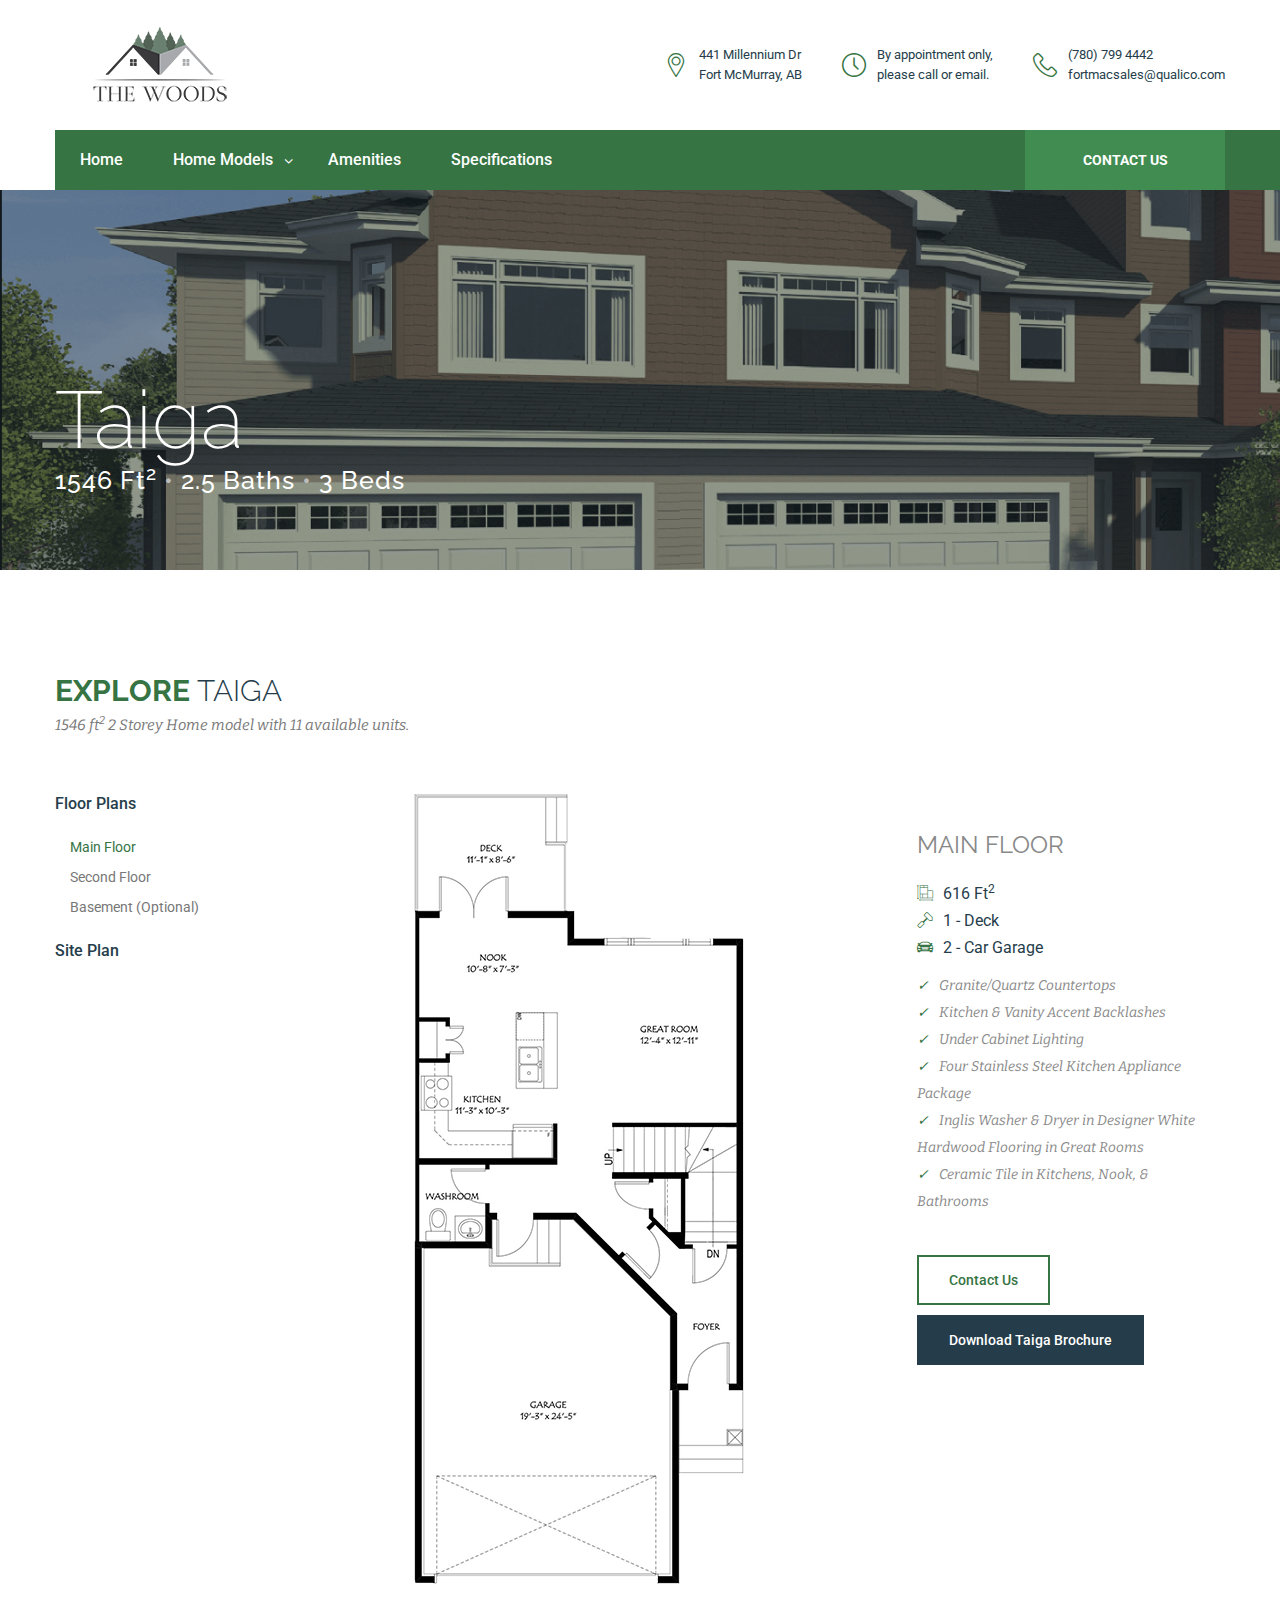
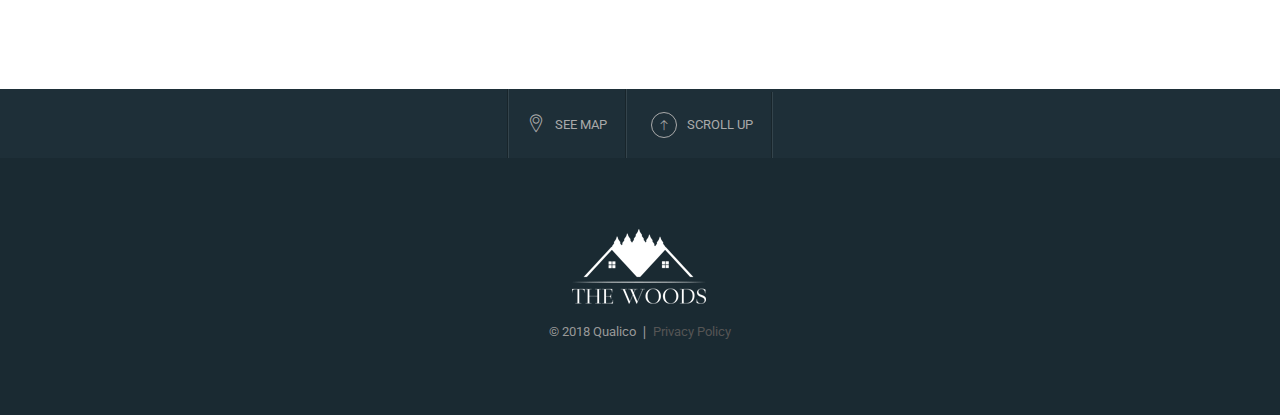
<file: taiga.html>
<!DOCTYPE html>
<html>
<head>
<meta charset="utf-8">
<title>Taiga Home Model | The Woods</title>
<!-- Stylesheets -->
<link href="css/bootstrap.css" rel="stylesheet">
<link href="css/style.css" rel="stylesheet">
<!-- Responsive -->
<meta http-equiv="X-UA-Compatible" content="IE=edge">
<meta name="viewport" content="width=device-width, initial-scale=1.0, maximum-scale=1.0, user-scalable=0">
<link href="css/responsive.css" rel="stylesheet">
<link href="css/custom.css" rel="stylesheet">
<link rel="icon" href="images/favicon.ico" type="image/x-icon">
<meta property="og:locale" content="en_US" />
<meta property="og:type" content="website">
<meta property="og:type" content="business.business">
<meta property="og:title" content="Tiaga | The Woods - Fort McMurray | A Qualico Community">
<meta property="og:description" content="The Woods of Fort McMurray is a premiere Townhome community in Northern Alberta." />
<meta property="og:site_name" content="The Woods - Fort McMurray" />
<meta property="og:url" content="https://github.com/QualiKev/Woods">
<meta property="og:image" content="/images/logo.png">
<meta property="og:image" content="/images/main-slider/woods1.png">
<meta property="og:image" content="/images/main-slider/sample1.png">
<meta property="og:image" content="/images/main-slider/sample2.png">
<meta property="og:image" content="/images/site-map.png">
<meta property="og:image" content="/images/clients/ASPEN.png">
<meta property="og:image" content="/images/clients/BOREAL.png">
<meta property="og:image" content="/images/clients/MONTANE.png">
<meta property="og:image" content="/images/clients/PRAIRIE.png">
<meta property="og:image" content="/images/clients/TAIGA.png">
<meta name="twitter:card" content="product">
<meta name="twitter:site" content="@StreetSideYeg">
<meta name="twitter:title" content="The Woods | Fort McMurray Townhomes">
<meta name="twitter:description" content="The Woods of Fort McMurray is a premiere Townhome community in Northern Alberta.">
<meta name="twitter:image" content="/images/logo.png">
<meta name="twitter:label1" content="Location">
<meta name="twitter:data1" content="Fort McMurray, Alberta, Canada">
<meta property="business:contact_data:street_address" content="Elm St & Millennium Dr">
<meta property="business:contact_data:locality" content="Fort McMurray">
<meta property="business:contact_data:region" content="Alberta">
<meta property="business:contact_data:postal_code" content="T9K 0J8">
<meta property="business:contact_data:country_name" content="Canada">
<!--[if lt IE 9]><script src="https://cdnjs.cloudflare.com/ajax/libs/html5shiv/3.7.3/html5shiv.js"></script><![endif]-->
<!--[if lt IE 9]><script src="js/respond.js"></script><![endif]-->

<!-- Google Tag Manager -->
<script>(function(w,d,s,l,i){w[l]=w[l]||[];w[l].push({'gtm.start':
new Date().getTime(),event:'gtm.js'});var f=d.getElementsByTagName(s)[0],
j=d.createElement(s),dl=l!='dataLayer'?'&l='+l:'';j.async=true;j.src=
'https://www.googletagmanager.com/gtm.js?id='+i+dl;f.parentNode.insertBefore(j,f);
})(window,document,'script','dataLayer','GTM-KRFRTH5');</script>
<!-- End Google Tag Manager -->
</head>
<body>
<!-- Google Tag Manager (noscript) -->
<noscript><iframe src="https://www.googletagmanager.com/ns.html?id=GTM-KRFRTH5"
height="0" width="0" style="display:none;visibility:hidden"></iframe></noscript>
<!-- End Google Tag Manager (noscript) -->
<div class="page-wrapper">
    <!-- Preloader -->
    <div class="preloader"></div>
    <header class="main-header">
    	<!--Header-Upper-->
        <div class="header-upper">
        	<div class="auto-container">
            	<div class="clearfix">
                	<div class="pull-left logo-outer">
                    	<div class="logo"><a href="index.html"><img src="images/logo.png" alt="The Woods logo" title="Homestate"></a></div>
                    </div>
                    <div class="pull-right upper-right clearfix">
                        <!--Info Box-->
                        <div class="upper-column info-box">
                        	<div class="icon-box"><span class="flaticon-location-2"></span></div>
                            <div class="text">441 Millennium Dr<br> Fort McMurray, AB</div>
                        </div>
                        <!--Info Box-->
                        <div class="upper-column info-box">
                        	<div class="icon-box"><span class="flaticon-clock-1"></span></div>
                            <div class="text">By appointment only,<br>please call or email.</div>
                        </div>
                        <!--Info Box-->
                        <div class="upper-column info-box">
                        	<div class="icon-box"><span class="flaticon-technology-5"></span></div>
                        	<div class="text">(780) 799 4442 <br>fortmacsales@qualico.com</div>
                        </div>
                    </div>
                </div>
            </div>
        </div>
        <!--Header-Lower-->
        <div class="header-lower">
        	<!--Background Layer-->
            <div class="bg-layer"></div>
        	<div class="auto-container">
            	<div class="nav-outer clearfix">
                    <!-- Main Menu -->
                    <nav class="main-menu">
                        <div class="navbar-header">
                            <!-- Toggle Button -->    	
                            <button type="button" class="navbar-toggle" data-toggle="collapse" data-target=".navbar-collapse">
                            <span class="icon-bar"></span>
                            <span class="icon-bar"></span>
                            <span class="icon-bar"></span>
                            </button>
                        </div>
                        <div class="navbar-collapse collapse clearfix">
                            <ul class="navigation clearfix">
                                <li><a href="index.html">Home</a></li>
                                <li class="dropdown"><a href="#">Home Models</a>
                                    <ul>
                                    	<li><a href="boreal.html">Boreal</a></li>
                                        <li><a href="taiga.html">Taiga</a></li>
                                        <li><a href="montane.html">Montane</a></li>
                                        <li><a href="prairie.html">Prairie</a></li>
                                        <li><a href="aspen.html">Aspen</a></li>
                                    </ul>
                                </li>
                                <li><a href="amenities.html">Amenities</a></li>
                                <li><a href="specifications.html">Specifications</a></li>
                            </ul>
                        </div>
                    </nav><!-- Main Menu End-->
                	<div class="btn-outer"><a href="contact.html" class="theme-btn visit-btn">Contact Us</a></div>
                </div>
            </div>
        </div>
        <!--Sticky Header-->
        <div class="sticky-header">
        	<div class="auto-container clearfix">
            	<!--Logo-->
            	<div class="logo pull-left">
                	<a href="index.html" class="img-responsive"><img src="images/logo-small.png" alt="The Woods logo"></a>
                </div>
                <!--Right Col-->
                <div class="right-col pull-right">
                	<!-- Main Menu -->
                    <nav class="main-menu">
                        <div class="navbar-header">
                            <!-- Toggle Button -->    	
                            <button type="button" class="navbar-toggle" data-toggle="collapse" data-target=".navbar-collapse">
                            <span class="icon-bar"></span>
                            <span class="icon-bar"></span>
                            <span class="icon-bar"></span>
                            </button>
                        </div>
                        <div class="navbar-collapse collapse clearfix">
                            <ul class="navigation clearfix">
                                <li><a href="index.html">Home</a></li>
                                <li class="dropdown"><a href="#">Home Models</a>
                                    <ul>
                                    	<li><a href="boreal.html">Boreal</a></li>
                                        <li><a href="taiga.html">Taiga</a></li>
                                        <li><a href="montane.html">Montane</a></li>
                                        <li><a href="prairie.html">Prairie</a></li>
                                        <li><a href="aspen.html">Aspen</a></li>
                                    </ul>
                                </li>
                                <li><a href="amenities.html">Amenities</a></li>
                                <li><a href="specifications.html">Specifications</a></li>
                                <li><a href="contact.html">Contact Us</a></li>
                            </ul>
                        </div>
                    </nav><!-- Main Menu End-->
                </div>
            </div>
        </div><!--End Bounce In Header-->
    </header>
    <!--End Main Header -->
    <!--Page Title-->
    <section class="page-title" style="background-image:url(images/background/TAIGA-1.png);">
    	<div class="auto-container">
        	<div class="row clearfix">
            	<!--Title -->
            	<div class="title-column col-lg-6 col-md-7 col-sm-6 col-xs-12">
                    <h1>Taiga</h1>
                    <h2>1546 ft<sup>2</sup> <span style="color:#bcbcbc;">&bull;</span> 2.5 Baths <span style="color:#bcbcbc;">&bull;</span> 3 Beds</h2>
                </div>
                <!--Bread Crumb -->
                <div class="breadcrumb-column col-lg-6 col-md-5 col-sm-6 col-xs-12">  
                </div>
            </div>
        </div>
    </section>
    <!--Floor Plans Section-->
    <section class="floor-plans-section">
    	<div class="auto-container">
            <!--Section Title-->
            <div class="sec-title">
                <h2><strong>Explore</strong> Taiga</h2>
                <div class="subtitle-text">1546 ft<sup>2</sup> 2 Storey Home model with 11 available units.</div>
            </div>
            <div class="row clearfix">
            	<div class="col-lg-2 col-md-2 col-sm-2 col-xs-12">
                	<!--Side Links-->
                    <nav class="side-links">
                    	<ul class="links-nav">
                        	<li><a href="#main" class="btn-toggle">Floor Plans</a>
                            	<!--Toggle Nav-->
                            	<ul class="toggle-nav collapsed">
                                	<li><a class="active" href="#main">Main Floor</a></li>
                                    <li><a href="#second">Second Floor</a></li>
                                    <li><a href="#basement">Basement (Optional)</a></li>
                                </ul>
                            </li>
                            <ul class="toggle-nav">
                            <li><a href="#2d-view" class="btn-toggle">Site Plan</a></li>
                            </ul>
                            <!--Toggle Nav-->
                        </ul>
                    </nav>
                </div> 
                <div class="col-lg-10 col-md-10 col-sm-10 col-xs-12">
                    <!--Floors Content-->
                    <div class="floors-content">
                        <!--Taiga Main Floor-->
                        <div class="content-box collapsed" id="main">
                            <figure class="image-box col-lg-8 col-md-8 col-sm-9 col-xs-12"><img src="images/resource/taiga-m.png" alt="Taiga main floor plan"></figure>
                        <div class="col-lg-4 col-md-4 col-sm-3 col-xs-12">
                        <div class="property-info">
                            <h3 style="line-height:3em;">Main Floor</h3>
                    	<ul id="main" class="inline-list">
                            <li><span class="icon flaticon-house-plan-scale"></span>616 ft<sup>2</sup></li><br>
                            <li><span class="icon flaticon-construction-1"></span>1 - Deck</li><br>
                            <li><span class="icon flaticon-sedan-car-front"></span>2 - Car Garage</li>
                        </ul>
                        <div class="description"><span style="color:#367443;">&#10003;</span>&ensp; Granite/Quartz Countertops <br><span style="color:#367443;">&#10003;</span>&ensp;  Kitchen &amp; Vanity Accent Backlashes <br><span style="color:#367443;">&#10003;</span>&ensp;  Under Cabinet Lighting <br><span style="color:#367443;">&#10003;</span>&ensp;  Four Stainless Steel Kitchen Appliance Package <br><span style="color:#367443;">&#10003;</span>&ensp;  Inglis Washer &amp; Dryer in Designer White <br> Hardwood Flooring in Great Rooms <br><span style="color:#367443;">&#10003;</span>&ensp;  Ceramic Tile in Kitchens, Nook, &amp; Bathrooms</div>
                        <a href="contact.html" class="theme-btn btn-style-two">Contact Us</a>
                        <a href="models/TAIGA.pdf" target="_blank" class="theme-btn btn-style-three">Download Taiga Brochure</a>
                        </div>
                        </div>
                        </div>
                        <!--Taiga Second Floor-->
                        <div class="content-box" id="second">
                            <figure class="image-box col-lg-8 col-md-8 col-sm-9 col-xs-12"><img src="images/resource/taiga-s.png" alt="Taiga second floor plan"></figure>
                        <div class="col-lg-4 col-md-4 col-sm-3 col-xs-12">
                        <div class="property-info">
                            <h3 style="line-height:3em;">Second Floor</h3>
                    	<ul id="main" class="inline-list">
                            <li><span class="icon flaticon-house-plan-scale"></span>930 ft<sup>2</sup></li><br>
                            <li><span class="icon flaticon-bathtub"></span>2 - Bathrooms</li><br>
                            <li><span class="icon flaticon-double-king-size-bed"></span>3 - Bedrooms</li><br>
                        </ul>
                        <div class="description"><span style="color:#367443;">&#10003;</span>&ensp; Granite/Quartz Countertops <br><span style="color:#367443;">&#10003;</span>&ensp;  Kitchen &amp; Vanity Accent Backlashes <br><span style="color:#367443;">&#10003;</span>&ensp;  Under Cabinet Lighting <br><span style="color:#367443;">&#10003;</span>&ensp;  Four Stainless Steel Kitchen Appliance Package <br><span style="color:#367443;">&#10003;</span>&ensp;  Inglis Washer &amp; Dryer in Designer White <br> Hardwood Flooring in Great Rooms <br><span style="color:#367443;">&#10003;</span>&ensp;  Ceramic Tile in Kitchens, Nook, &amp; Bathrooms</div>
                        <div class="documents"><strong>BROCHURE</strong>&ensp;&#10141;&ensp; Taiga Home Model<a href="models/TAIGA.pdf"><span class="fa fa-cloud-download"></span></a></div>
                        <a href="contact.html" class="theme-btn btn-style-two">Contact Us</a>
                        </div>
                        </div>
                        </div>
                        <!--Basement-->
                        <div class="content-box" id="basement">
                            <figure class="image-box  col-lg-8 col-md-8 col-sm-9 col-xs-12"><img src="images/resource/basement.png" alt="Basement floor plan"></figure>
                        <div class="col-lg-4 col-md-4 col-sm-3 col-xs-12">
                        <div class="property-info">
                            <h3 style="line-height:3em;">Basement (optional)</h3>
                            <ul id="main" class="inline-list">
                            <li><span class="icon flaticon-house-plan-scale"></span>400 ft<sup>2</sup></li><br>
                            <li><span class="icon flaticon-business-2"></span>$44,950 (Includes GST)</li><br>
                        </ul>
                        <div class="description"><span style="color:#367443;">&#10003;</span>&ensp; Framing &amp; Layout as per Qualico Drawings <br><span style="color:#367443;">&#10003;</span>&ensp;  Bathroom as per plan - Tubs will be MAXX Model KDTS3260 Tub Surround Kit <br><span style="color:#367443;">&#10003;</span>&ensp;  Wet Bar <br><span style="color:#367443;">&#10003;</span>&ensp;  Stacking Washer &amp; Dryer <br> Vanity to match main floor <br><span style="color:#367443;">&#10003;</span>&ensp;  Vanity top as per Qualico's classic specifications <br>- Plumbing Fixtures &amp; Bathroom Hardware, Doors, Trim, &amp; Hardware to match main floor <br><span style="color:#367443;">&#10003;</span>&ensp;  Paint, Light Fixtures, Floor Coverings to match main floor <br><span style="color:#367443;">&#10003;</span>&ensp; Unfinished Mechanical room <br><span style="color:#367443;">&#10003;</span>&ensp; Under stair area boarded and taped but no finishing or flooring</div>
                        <div class="documents"><strong>BROCHURE</strong>&ensp;&#10141;&ensp; Taiga Home Model<a href="models/TAIGA.pdf"><span class="fa fa-cloud-download"></span></a></div>
                        <a href="contact.html" class="theme-btn btn-style-two">Contact Us</a>
                        </div>
                        </div>
                        </div>
                        <!--Taiga Site Plan-->
                        <div class="content-box" id="2d-view">
                            <h3 class="icon flaticon-location-1">  TAIGA - Model "T"</h3>
                            <figure class="image-box"><img src="images/resource/site-taiga.png" alt="Taiga site plan"></figure>
                        </div>
                    </div>
                </div>
            </div>
        </div>
    </section>
    <!--Main Footer-->
    <footer class="main-footer">
    	<!--Footer Bar-->
        <div class="footer-bar">
        	<div class="auto-container">
            	<ul>
                	<li><a href="https://www.google.com/maps/search/?api=1&query=56.767414, -111.472498"><span class="icon flaticon-location-2"></span>See Map</a></li>
                    <li><a href="#" class="scroll-to-target" data-target=".main-header"><span class="up-arrow flaticon-arrows-4"></span>Scroll up</a></li>
                </ul>
            </div>
        </div>
        <!--Footer Bottom-->
        <div class="footer-bottom">
        	<div class="auto-container">
            	<div class="centered-content">
                	<div class="logo"><a href="index.html"><img src="images/logo-white.png" title="The Woods Logo" alt="The Woods Logo"></a></div>
                    <div class="copyright">&copy; 2018 Qualico &#10072; <a href="privacy-policy.html"><span style="color:#555555;">Privacy Policy</span></a></div>
                </div>
            </div>
        </div>
    </footer>
</div>
<!--End pagewrapper-->
<!--Scroll to top-->
<div class="scroll-to-top scroll-to-target" data-target=".main-header"><span class="icon fa fa-long-arrow-up"></span></div>
<script src="js/jquery.js"></script> 
<script src="js/bootstrap.min.js"></script>
<script src="js/jquery.fancybox.pack.js"></script>
<script src="js/mixitup.js"></script>
<script src="js/owl.js"></script>
<script src="js/wow.js"></script>
<script src="js/script.js"></script>
<script type="application/ld+json">
{
  "@context" : "http://schema.org",
  "@type" : "LocalBusiness",
  "name" : "The Woods",
  "image" : "https://qualikev.github.io/Woods/images/logo.png",
  "email" : "fortmacsales@qualico.com",
  "address" : {
    "@type" : "PostalAddress",
    "streetAddress" : "Elm St & Millennium Dr",
    "addressLocality" : "Fort McMurray",
    "addressRegion" : "AB"
  }, 
}
</script>
</body>
</html>
</file>
<file: css/responsive.css>
/* Tyche Properties - Single Property HTML5 Template */

@media only screen and (max-width: 1150px){
	.main-header .header-upper .logo-outer,
	.main-header .header-upper .upper-right{
		width:100%;
		text-align:center;
	}
	
	.main-header.header-style-two .header-upper .menu-outer,
	.main-header.header-style-two .header-upper .logo-outer{
		width:auto;
		text-align:left;
	}
	
	.main-header.header-style-three .header-upper .menu-outer,
	.main-header.header-style-three .header-upper .logo-outer{
		width:100%;
		text-align:center;
	}
	
	.main-menu .navigation > li{
		text-align:left;	
	}
	
	.main-menu .navigation > li > a{
		padding-left:15px;
		padding-right:15px;	
	}
	
	.main-header .info-box{
		display:inline-block;
		margin:10px 25px;
		float:none;
		text-align:left;
	}
	
	.property-details .image-column,
	.two-col-fluid .image-column{
		background:none;
		position:relative;
		height:auto;
		width:100% !important;
	}
	
	.property-details .image-column .hidden-image,
	.two-col-fluid .image-column .hidden-image{
		display:block !important;
	}
	
	.two-col-fluid .right-column .inner-box{
		padding-left:10px !important;
		max-width:none !important;
	}
	
	.sponsors-section h2,
	.sponsors-section .images-outer{
		text-align:center;	
	}
	
	.sponsors-section h2:after{
		display:none;	
	}
	
	.main-slider .outer-box .info-list li{
		font-size:12px;	
	}
	
	.blog-news-section{
		padding-right:0px !important;	
	}
	
	.property-info-sec .info-column{
		padding-left:15px !important;	
	}
	
	.video-section .caption-box .text-right,
	.video-section .caption-box .text-left{
		text-align:center !important;
		padding:10px 15px;	
	}
	
	.main-header .header-lower .bg-layer{
		display:none;	
	}
	
	.col-md-4.masonry-item{
		width:33.333%;	
	}
}

@media only screen and (min-width: 768px){
	.main-menu .navigation > li > ul,
	.main-menu .navigation > li > ul > li > ul{
		display:block !important;
		visibility:hidden;
		opacity:0;
	}
}

@media only screen and (max-width: 1023px){
	
	.page-wrapper{
		overflow:hidden;	
	}
	
	.header-style-two{
		position:relative;
		background:#253d4a;	
	}
	
	.main-menu .navigation > li > a,
	.header-style-two .main-menu .navigation > li.dropdown > a{
		padding-left:7px;
		padding-right:7px;
	}
	
	.header-style-two .main-menu .navigation > li{
		margin-left:10px;	
	}
	
	.header-style-three .main-menu .navigation > li{
		margin-right:10px;	
	}
	
	.header-style-two .main-menu .navigation > li > ul > li > ul{
		left:auto !important;
		right:100% !important;	
	}
	
	.main-menu .navigation > li.dropdown > a,
	.header-style-three .main-menu .navigation > li.dropdown > a,
	.header-style-three .main-menu .navigation > li > a{
		padding-right:7px;	
	}
	
	.main-menu .navigation > li.dropdown > a:before{
		display:none;	
	}
	
	.main-header .header-upper .upper-right{
		width:100%;	
	}
	
	.main-header .header-upper .upper-column{
		margin-left:0px;
		padding-right:15px;
	}
	
	.sticky-header{
		display:none;	
	}
	
	.property-details .right-column .inner-box{
		padding-left:0px !important;	
	}
	
	.main-slider .outer-box h2 strong{
		font-size:42px;	
	}
	
	.main-slider .outer-box .info-list li strong{
		position:relative;
		top:-7px !important;
		line-height:20px;	
	}
	
	.main-slider .outer-box .info-list li{
		font-size:12px !important;
		line-height:24px;	
	}
	
	.contact-section .outer-box::before,
	.contact-section .outer-box::after{
		display:none;	
	}
	
	.contact-section .agent-column .inner-box{
		background: rgba(249, 249, 249, 1) none repeat scroll 0 0;
		border: 10px solid #ffffff;	
	}
	
	.contact-section .form-column .inner-box{
		background: rgba(37, 61, 74, 1) none repeat scroll 0 0;
	}
	
	.nearby-section .content-column{
		padding:0px 15px 20px;	
	}
	
	.nearby-section .map-column .map-outer,
	.nearby-section .map-column .map-outer .locations-box{
		width:360px;
		height:360px;	
	}
	
	.two-col-fluid .right-column .inner-box{
		padding:50px 10px !important;	
	}
	
	.agent-section .sec-title{
		padding-left:0px;
		max-width:none;	
	}
	
	.agent-section .outer-box{
		padding-left:0px;	
	}
	
	.agent-section .outer-box .agent-image{
		position:relative;
		left:0px;
		top:0px;	
	}
	
	.agent-section .outer-box .content-box{
		padding:70px 30px;
	}
	
	.monthly-day-pick .monthly-day-number:before{
		display:none;	
	}
	
	.monthly-day, .m-d monthly-day{
		padding:20px 10px;	
	}
	
	
	.sidebar-page-container .content-side{
		padding-right:15px !important;	
	}
	
	.sidebar-page-container .author-box{
		margin:0px 0px 30px;	
	}
	
	.call-to-action .column,
	.call-to-action .column .text-right{
		text-align:center !important;	
	}
	
	.col-sm-6.masonry-item{
		width:50%;	
	}
	
	.contact-form-section .agent-column .inner-box{
		margin-bottom:40px;	
	}
}

@media only screen and (max-width: 767px){
	

	.main-header .header-upper .logo-outer  {
		display: block;
		width: 100%;
		text-align:center;
	}
	
	.main-header.header-style-two .header-upper .logo-outer{
		position:absolute;
		left:0px;
		top:0px;
		padding:5px 15px;
		z-index:15;
		width:auto;
	}
	
	.main-header.header-style-two .header-upper .menu-outer{
		width:100%;	
	}
	
	.main-header .nav-outer{
		padding-right:0px;	
	}
	
	.main-header .btn-outer{
		right:auto;
		left:0px;
		z-index:14;
		height:58px;	
	}
	
	.main-header .btn-outer .visit-btn{
		padding:16px 0px;	
	}
	
	.main-header .header-top .top-right, 
	.main-header .header-top .top-left {
		width: 100%;
		text-align:center;
	}
	
	.main-header .header-top .top-right ul,
	.main-header .header-top .top-left ul {
		text-align: center;
	}
	
	.main-header .header-top .top-right ul li,
	.main-header .header-top .top-left ul li {
		display: inline-block;
		float: none;
	}
	
	.main-header .main-menu{
		padding-top:0px;
		width:100%;
		margin:0px;
	}
	
	.main-menu .collapse {
	   max-height:300px;
		overflow:auto;
		float:none;
		width:100%;
		padding:10px 10px 0px;
		border:none;
		margin:0px;
		-ms-border-radius:3px;
		-moz-border-radius:3px;
		-webkit-border-radius:3px;
		-o-border-radius:3px;
		border-radius:3px;
		-webkit-box-shadow:none;
		-ms-box-shadow:none;
		box-shadow:none;
   }
   
	.main-menu .collapse.in,
	.main-menu .collapsing{
		padding:10px 10px 0px;
		border:none;
		margin:0px 0px 15px;
		-ms-border-radius:3px;
		-moz-border-radius:3px;
		-webkit-border-radius:3px;
		-o-border-radius:3px;
		border-radius:3px;	
	}
	
	
	.main-menu .navbar-header{
		position:relative;
		float:none;
		display:block;
		text-align:right;
		width:100%;
		padding:12px 0px;
		right:0px;
		z-index:12;
	}
	
	.main-menu .navbar-header .navbar-toggle{
		display:inline-block;
		z-index:7;
		border:1px solid #ffffff;
		float:none;
		margin:0px 15px 0px 0px;
		border-radius:0px;
		background:#71b100;
	}
	
	.header-style-two .main-menu .navbar-header .navbar-toggle,
	.header-style-three .main-menu .navbar-header .navbar-toggle{
		border-color:#71b100;
		margin-right:0px;
	}
	
	.main-menu .navbar-header .navbar-toggle .icon-bar{
		background:#ffffff;	
	}
	
	.main-menu .navbar-collapse > .navigation{
		float:none !important;
		margin:0px !important;
		width:100% !important;
		background:#71b100;
		border:1px solid #ffffff;
		border-top:none;
	}
	
	.main-menu .navbar-collapse > .navigation > li{
		margin:0px !important;
		float:none !important;
		width:100%;
	}
	
	.main-menu .navigation > li > a,
	.main-menu .navigation > li > ul:before{
		border:none;	
	}
	
	.main-menu .navbar-collapse > .navigation > li > a{
		padding:10px 10px !important;
		border:none !important;
	}
	
	.main-menu .navigation li.dropdown > a:after,
	.main-menu .navigation > li.dropdown > a:before,
	.main-menu .navigation > li > ul > li > a::before,
	.main-menu .navigation > li > ul > li > ul > li > a::before{
		color:#ffffff !important;
		right:15px;
		font-size:16px;
		display:none !important;
	}
	
	.main-menu .navbar-collapse > .navigation > li > ul,
	.main-menu .navbar-collapse > .navigation > li > ul > li > ul{
		position:relative;
		border:none;
		float:none;
		visibility:visible;
		opacity:1;
		display:none;
		margin:0px;
		left:auto !important;
		right:auto !important;
		top:auto !important;
		width:100%;
		background:#71b100;
		-webkit-border-radius:0px;
		-ms-border-radius:0px;
		-o-border-radius:0px;
		-moz-border-radius:0px;
		border-radius:0px;
		transition:none !important;
		-webkit-transition:none !important;
		-ms-transition:none !important;
		-o-transition:none !important;
		-moz-transition:none !important;
	}
		
	.main-menu .navbar-collapse > .navigation > li > ul,
	.main-menu .navbar-collapse > .navigation > li > ul > li > ul{
		border-top:1px solid rgba(255,255,255,1) !important;	
	}
	
	.main-menu .navbar-collapse > .navigation > li,
	.main-menu .navbar-collapse > .navigation > li > ul > li,
	.main-menu .navbar-collapse > .navigation > li > ul > li > ul > li{
		border-top:1px solid rgba(255,255,255,1) !important;
		opacity:1 !important;
		top:0px !important;
		left:0px !important;
		visibility:visible !important;
	}
	
	.main-menu .navbar-collapse > .navigation > li:first-child{
		border:none;	
	}
	
	.main-menu .navbar-collapse > .navigation > li > a,
	.main-menu .navbar-collapse > .navigation > li > ul > li > a,
	.main-menu .navbar-collapse > .navigation > li > ul > li > ul > li > a{
		padding:10px 10px !important;
		line-height:22px;
		color:#ffffff;
		background:#71b100;
		text-align:left;
	}
	
	.main-menu .navbar-collapse > .navigation > li > a:hover,
	.main-menu .navbar-collapse > .navigation > li > a:active,
	.main-menu .navbar-collapse > .navigation > li > a:focus{
		background:#71b100;
	}
	
	.main-menu .navbar-collapse > .navigation > li:hover > a,
	.main-menu .navbar-collapse > .navigation > li > ul > li:hover > a,
	.main-menu .navbar-collapse > .navigation > li > ul > li > ul > li:hover > a,
	.main-menu .navbar-collapse > .navigation > li.current > a,
	.main-menu .navbar-collapse > .navigation > li.current-menu-item > a{
		background:#71b100;
		color:#ffffff !important;
	}
	
	.main-menu .navbar-collapse > .navigation li.dropdown .dropdown-btn{
		display:block;
	}
	
	.main-menu .navbar-collapse > .navigation li.dropdown:after,
	.main-menu .navigation > li > ul:before{
		display:none !important;	
	}
	
	.main-header .social-links-one{
		top:0px;
	}
	
	.contact-section .info-column,
	.property-info-sec.style-three .info-column{
		padding-left:15px;	
	}
	
	.main-slider .tp-caption{
		display:none !important;	
	}
	
	.main-slider,
	.page-title{
		margin-top:0px !important;	
	}
	
	.error-section .bigger-text,
	.error-section .extra-big{
		font-size:36px;
		line-height:44px;
		margin-bottom:15px;	
	}
	
	.error-section .text-lower strong{
		display:block;	
	}
	
	.property-dimensions .tabs-box .tab-buttons{
		display:block;
		text-align:center;
		background:none;
		border:none;
		-webkit-box-shadow:none;
		-ms-box-shadow:none;
		-o-box-shadow:none;
		-moz-box-shadow:none;
		box-shadow:none;	
	}
	
	.property-dimensions .tabs-box .tab-buttons .tab-btn{
		display:inline-block;
		padding:10px 25px;
		margin:0px 5px 10px;
		border:1px solid #e9e9e9;
		background:#ffffff;
		-webkit-box-shadow:0px 0px 4px 0px rgba(0,0,0,0.10);
		-ms-box-shadow:0px 0px 4px 0px rgba(0,0,0,0.10);
		-o-box-shadow:0px 0px 4px 0px rgba(0,0,0,0.10);
		-moz-box-shadow:0px 0px 4px 0px rgba(0,0,0,0.10);
		box-shadow:0px 0px 4px 0px rgba(0,0,0,0.10);	
	}
	
	.testimonials-section .owl-controls{
		display:none;	
	}
	
	.map-section .outer-container .info-container{
		padding:30px 0px 15px 20px;	
	}
	
	.page-title{
		padding:50px 0px 5px;	
	}
	
	.page-title h1,
	.sec-title h2,
	.agent-section .form-column .title-box h2,
	.call-to-action .column h2,
	.property-details .right-column h2,
	.contact-form-section  h2{
		font-size:24px;	
	}
	
	.sec-title h3,
	.sidebar-page-container .blog-news-column h3{
		font-size:16px;	
	}
	
	.default-title h2,
	.services-style-one .title-box h2,
	.subscribe-intro .column h2,
	.blog-detail .blog-news-column h3{
		font-size:20px;	
	}
	
	.gallery-carousel-container .ms-gallery-template .ms-slide-info{
		display:none;	
	}
	
	.gallery-carousel-container .ms-skin-black-2 .ms-nav-next,
	.gallery-carousel-container .ms-skin-black-2 .ms-nav-prev{
		margin-top:-22px;	
	}
	
	.tabbed-floor-plans .floor-details{
		padding:40px 20px;	
	}
	
	.main-footer.style-two .footer-bottom .logo,
	.main-footer.style-two .footer-bottom .copyright{
		width:100%;
		text-align:center;
		padding:5px 0px;	
	}
	
	.main-footer .footer-bottom{
		padding:25px 0px;	
	}
	
	.main-header .header-upper .upper-column.info-box {
		display: block;
		width:100%;
		text-align:center;
		padding:10px;
	}
	
	.main-header .info-box .icon-box{
		position:relative;
		display:block;
		margin:0 auto 10px;	
	}
	
	.page-title .bread-crumb{
		text-align:left !important;
		margin-bottom:15px;
	}
	
	.col-xs-12.masonry-item{
		width:100%;	
	}
	
	.contact-form-section .outer-box{
		padding:0px;	
	}
	
}

@media only screen and (max-width: 599px){
	

	.main-header .header-top .top-left,
	.main-header .header-top .top-right{
		float:none !important;
		text-align:center;
	}
	
	.sidebar-page-container .comments-area .comment,
	.sidebar-page-container .comments-area .reply-comment,
	.sidebar-page-container .author-box .inner{
		padding-left:0px;
		margin-left:0px;	
	}
	
	.sidebar-page-container .comments-area .comment-box .author-thumb,
	.sidebar-page-container .author-box .image{
		position:relative;
		top:0px;
		left:0px;
		margin-bottom:20px !important;	
	}
	
	.main-header .header-upper .upper-column{
		margin-left:0px;
		width:100%;	
	}
	
	.main-header .header-upper .upper-column{
		padding-right:0px;	
	}
	
	.sidebar-page-container .comments-area .reply-comment{
		margin-left:0px;	
	}
	
	.sidebar-page-container .comments-area .comment-info .comment-time{
		float:left !important;	
	}
	
	.featured-style-one .inner-box{
		text-align:center;	
	}
	
	.featured-style-one .icon-box{
		margin:0px auto 20px;	
	}
	
	.sidebar-page-container .comments-area .reply-btn{
		position:relative !important;
		top:0px !important;
		right:0px;	
	}
	
	.blog-news-section .post-share-options .pull-right.text-left{
		float:left !important;
		padding-top:10px !important;
		width:100%;
	}
	
	.main-header .header-upper .upper-right{
		padding:0px 0px;	
	}
	
	.contact-section .agent-column .inner-box,
	.contact-section .form-column .inner-box{
		padding:30px 15px;	
	}
	
	.circular-boxes .circular-info-box,
	.circular-boxes .circular-info-box:nth-child(3){
		margin:0px 10px 25px;	
	}
	
	.property-info-sec .desc-column .documents strong{
		display:block;
		margin-bottom:10px;	
	}
	
	.agent-section .outer-box .content-box .call-advisor{
		position:relative;
		left:0px;
		right:0px;
		bottom:0px;
		top:20px;	
	}
	
	.contact-section .form-column .inner-box,
	.contact-section.extended .form-column .inner-box,
	.contact-section .agent-column .inner-box,
	.contact-section.extended .agent-column .inner-box{
		padding:40px 20px;	
	}
	
	.feature-column .inner-box{
		padding-left:0px;
		text-align:center;	
	}
	
	.feature-column .inner-box .icon-box{
		position:relative;
		left:0px;
		top:0px;
		margin:0 auto 20px;	
	}
	
	.monthly-day, .m-d monthly-day{
		padding:10px 5px;	
	}
	
	#schedule-box .default-form{
		padding:30px 10px;	
	}
	
	.gallery-single-container .controls .control-btn{
		width:52px;
		height:52px;
		overflow:hidden;
		font-size:0px;	
	}
	
	.gallery-single-container .controls .control-btn .post-title{
		display:none;	
	}
	
	.gallery-box .popup-header{
		padding:20px;	
	}
	
	.gallery-box .popup-header .btn-close{
		right:0;
		top:0;	
	}
	
	.gallery-single-container .specs-column .info-block{
		padding-left:0px;
		text-align:center;	
	}
	
	.gallery-single-container .specs-column .icon-box{
		position:relative;
		margin:0 auto 20px;	
	}
	
	.blog-news-column .post-content,
	.classic-view .blog-news-column .post-content{
		margin:20px 0px;	
	}
	
}

@media only screen and (max-width: 499px) {
	.main-header .header-upper .upper-column.info-box {	
		margin-left: 0;
		margin-right: 0;
		float: none;
	}
	
	.main-header .btn-outer{
		width:200px;	
	}
	
	.property-details .tabs-box .tab-buttons .tab-btn,
	.property-dimensions .tabs-box .tab-buttons .tab-btn{
		display:block;
		float:none;
		margin:0px 0px 15px;
		text-align:center;	
	}
	
	.nearby-section .map-column .map-outer,
	.nearby-section .map-column .map-outer .locations-box{
		width:100%;
		height:300px;
		border-radius:0px;	
	}
	
	.property-info-sec .image-box{
		padding:5px;	
	}
	
	.nearby-map-section .location-block{
		display:block;	
	}
	
	.monthly-day-title-wrap div{
		font-size:9px;	
	}
}
</file>
<file: css/custom.css>
/*** 

====================================================================
	Custom Property Details Section
====================================================================

***/

.property-details{
	position:relative;
	background:#16232b;
	color:#ffffff;
	overflow:hidden;
}

.property-details .image-column-1{
	position:absolute;
	left:0px;
	top:0px;
	width:40%;
	height:100%;
	background-position:right center;
	background-size:cover;
	background-repeat:no-repeat;
}

.property-details .image-column-1 .hidden-image{
	display:none;	
}

.circle-map{
    position:relative;
	width:400px;
	height:400px;
	margin:0 auto;
	overflow:hidden;
	-ms-border-radius:50%;
	-moz-border-radius:50%;
	-webkit-border-radius:50%;
	border-radius:50%;
}

@media only screen and (max-width: 450px) {
    .circle-map{
    position:relative;
	width:300px;
	height:300px;
	margin:0 auto;
	overflow:hidden;
	-ms-border-radius:50%;
	-moz-border-radius:50%;
	-webkit-border-radius:50%;
	border-radius:50%;
}

}

.content-column .styled-list-one li{
    line-height: 20px;
    margin-bottom: 4px;
    position: relative;
	padding-left:30px;
	color:#ffffff;
	font-size:15px;
}

.contact-section .outer-box .inner-box .info-block .conicon {
    position:absolute;
	color: #367443;
	font-size:20px;
    top: 0px;
    width: 20px;
    height: 20px;
}
.contact-section .agent-column .trxt strong {
    margin-left: 30px;
}

.trxt-2{
   font-size: 30px;
    margin-bottom: 40px;
    margin-left:10px;
    font-weight: 200;
}
.styled-list-one li {
    font-size: 18px;
}

/*** 

====================================================================
	Home Page - Home Models Section
====================================================================

***/

 .sponsor-item .img-in {
  color: #367443;
  font-size: 30px;
  position: absolute;
  top: 50%;
  left: 50%;
  -webkit-transform: translate(-50%, -50%);
  -ms-transform: translate(-50%, -50%);
  transform: translate(-50%, -50%);
  text-align: center;
}

.sponsors-section .sponsor-item .overlay {
  position: absolute;
  top: 0px;
  bottom: 0px;
  left: 0px;
  right: 0px;
  opacity: 0;
  transition: .5s ease;
  background-image: radial-gradient(#ffffff 40%, #367443);
}

.sponsor-item:hover .overlay {
  opacity: .9;
  border: 5px solid #367443;
}



/*** 

====================================================================
	Home Page - slider box section
====================================================================

***/


.inthm {
    position: relative;
    padding: 12px 26px;
    text-transform: capitalize;
    background: #253d4a;
    color: #ffffff;
    font-size: 16px;
    font-weight: 400;
    border: 1px solid #367443;
    text-align: center;
}
.inthm:hover {
    color: #ffffff;
    background-color: #418c51;
    border: 2px solid #ffffff;
}


/*** 

====================================================================
	Specifications
====================================================================

***/


.tabbed-floor-plans .floors-content li{
    color: #253d4a;
}

.tabbed-floor-plans .floors-content strong{
    color: #367443;
}



/*** 

====================================================================
	Amenities - hover effect
====================================================================

***/


.snip1355 {
  position: relative;
  float: left;
  overflow: hidden;
  max-width: 370px;
  max-height: 260px;
  width: 100%;
  color: #ffffff;
  text-align: right;
  background-color: #000000;
}
.snip1355 * {
  -webkit-box-sizing: border-box;
  box-sizing: border-box;
  -webkit-transition: all 0.5s ease;
  transition: all 0.5s ease;
}
.snip1355 img {
  opacity: 1;
  width: 100%;
  -webkit-transform: scale(1.1) translateY(3%);
  transform: scale(1.1) translateY(3%);
}
.snip1355:after,
.snip1355:before {
  -webkit-transition: all 0.5s 0s cubic-bezier(0.6, -0.28, 0.735, 0.045);
  transition: all 0.5s 0s cubic-bezier(0.6, -0.28, 0.735, 0.045);
  z-index: 1;
  content: '';
  position: absolute;
  width: 0;
  height: 0;
  border-style: solid;
}
.snip1355:after {
  top: 35%;
  left: 40%;
  -webkit-transform: translate(-40%, 100%);
  transform: translate(-40%, 100%);
  border-width: 150px 200px;
  border-color: transparent #418c51 #418c51 #367443;
}
.snip1355:before {
  bottom: 0%;
  left: 50%;
  -webkit-transform: translate(-45%, 100%);
  transform: translate(-45%, 100%);
  border-width: 0 180px 140px 180px;
  border-color: transparent transparent #295933 transparent;
}
.snip1355 figcaption {
  position: absolute;
  top: 0;
  right: 0;
}
.snip1355 h2 {
  margin: 0;
  opacity: 0;
  padding: 20px 20px;
  font-weight: 400;
  font-size: 26px;
  text-transform: uppercase;
  -webkit-transform: translateY(20%);
  transform: translateY(20%);
}
.snip1355 a {
  left: 0;
  right: 0;
  top: 0;
  bottom: 0;
  position: absolute;
  z-index: 2;
}
.snip1355:hover img,
.snip1355.hover img {
  -webkit-transform: scale(1.1) translateY(-3%);
  transform: scale(1.1) translateY(-3%);
  opacity: 0.4;
}
.snip1355:hover:before,
.snip1355.hover:before,
.snip1355:hover:after,
.snip1355.hover:after {
  -webkit-transition: all 0.4s 0s cubic-bezier(0.175, 0.885, 0.32, 1.275);
  transition: all 0.4s 0s cubic-bezier(0.175, 0.885, 0.32, 1.275);
}
.snip1355:hover:before,
.snip1355.hover:before {
  -webkit-transform: translate(-45%, 0);
  transform: translate(-45%, 0);
  -webkit-transition-delay: 0.2s;
  transition-delay: 0.2s;
}
.snip1355:hover:after,
.snip1355.hover:after {
  -webkit-transform: translate(-40%, 0);
  transform: translate(-40%, 0);
  -webkit-transition-delay: 0s;
  transition-delay: 0s;
}
.snip1355:hover figcaption h2,
.snip1355.hover figcaption h2 {
  opacity: 1;
  -webkit-transform: translate(0px);
  transform: translate(0px);
  -webkit-transition-delay: 0.1s;
  transition-delay: 0.1s;
}


/*** 

====================================================================
	Amenities - hover effect
====================================================================

***/
.contact-form-section .conicon {
    color: #367443;
    font-size: 20px;
}


/*** 

====================================================================
	404 page formatting
====================================================================

***/

.red-riding {
    position: relative;
    padding: 0px 0px 300px 70px;
}


.red-riding h2 div {
    padding: 30px;
}

/*** 

====================================================================
	Contact Page Box Formatting
====================================================================

***/


.contact-section .agent-column .inner-box {
    margin-left: 0px;
}

/*** 

====================================================================
	Index Page - Hubspot Form Styling
====================================================================

***/

.form-column .inner-box .hs-input {
    width: 100%;
    padding: 10px 18px;
    margin: 8px 0;
    box-sizing: border-box;
    color: black;
    font-family: 'Roboto', sans-serif;
    font-weight: 100;
}

.form-column .inner-box .hs-message {
    width: 100%;
}

.form-column .inner-box .hs-input textarea {
    color: black;
}

.form-column .inner-box .hs-submit {
    margin-top: 20px;
}

.form-column .inner-box .hs-button {
    padding: 12px 26px;
    background-color: #367443;
    
}

.form-column .inner-box .hs-form * {
    font-weight: 300;
    line-height: 2rem;
}

.form-column ::placeholder { /* Chrome, Firefox, Opera, Safari 10.1+ */
    color: darkgrey;
    opacity: 1; /* Firefox */
}

.form-column input[type=submit] {
    text-transform: uppercase;
}

/*** 

====================================================================
	Contact Us Page - Hubspot Form Styling
====================================================================

***/

.contactform input {
    border: 2px solid #D3D3D3;
}

.contactform textarea {
    border: 2px solid #D3D3D3;
}


.contactform input[type=submit] {
    color: white;
    text-transform: uppercase;
}

.contactform ::placeholder { /* Chrome, Firefox, Opera, Safari 10.1+ */
    color: darkgray;
    opacity: 1; /* Firefox */
}

.contactform label {
    color: black;
    font-family: 'Roboto', sans-serif;
    font-weight: 400;
    margin-top: 10px;
    margin-bottom: 0px;
}
</file>
<file: css/revolution-slider.css>
.tp-static-layers{position:absolute;z-index:505;top:0;left:0}.tp-hide-revslider,.tp-caption.tp-hidden-caption{visibility:hidden!important;display:none!important}.tp-caption{z-index:1;white-space:nowrap}.tp-caption-demo .tp-caption{position:relative!important;display:inline-block;margin-bottom:10px;margin-right:20px!important}.tp-caption.whitedivider3px{color:#000;text-shadow:none;background-color:#fff;background-color:rgba(255,255,255,1);text-decoration:none;min-width:408px;min-height:3px;background-position:initial initial;background-repeat:initial initial;border-width:0;border-color:#000;border-style:none}.tp-caption.finewide_large_white{color:#fff;text-shadow:none;font-size:60px;line-height:60px;font-weight:300;font-family:"Open Sans",sans-serif;background-color:transparent;text-decoration:none;text-transform:uppercase;letter-spacing:8px;border-width:0;border-color:#000;border-style:none}.tp-caption.whitedivider3px{color:#000;text-shadow:none;background-color:#fff;background-color:rgba(255,255,255,1);text-decoration:none;font-size:0;line-height:0;min-width:468px;min-height:3px;border-width:0;border-color:#000;border-style:none}.tp-caption.finewide_medium_white{color:#fff;text-shadow:none;font-size:37px;line-height:37px;font-weight:300;font-family:"Open Sans",sans-serif;background-color:transparent;text-decoration:none;text-transform:uppercase;letter-spacing:5px;border-width:0;border-color:#000;border-style:none}.tp-caption.boldwide_small_white{font-size:25px;line-height:25px;font-weight:800;font-family:"Open Sans",sans-serif;color:#fff;text-decoration:none;background-color:transparent;text-shadow:none;text-transform:uppercase;letter-spacing:5px;border-width:0;border-color:#000;border-style:none}.tp-caption.whitedivider3px_vertical{color:#000;text-shadow:none;background-color:#fff;background-color:rgba(255,255,255,1);text-decoration:none;font-size:0;line-height:0;min-width:3px;min-height:130px;border-width:0;border-color:#000;border-style:none}.tp-caption.finewide_small_white{color:#fff;text-shadow:none;font-size:25px;line-height:25px;font-weight:300;font-family:"Open Sans",sans-serif;background-color:transparent;text-decoration:none;text-transform:uppercase;letter-spacing:5px;border-width:0;border-color:#000;border-style:none}.tp-caption.finewide_verysmall_white_mw{font-size:13px;line-height:25px;font-weight:400;font-family:"Open Sans",sans-serif;color:#fff;text-decoration:none;background-color:transparent;text-shadow:none;text-transform:uppercase;letter-spacing:5px;max-width:470px;white-space:normal!important;border-width:0;border-color:#000;border-style:none}.tp-caption.lightgrey_divider{text-decoration:none;background-color:#ebebeb;background-color:rgba(235,235,235,1);width:370px;height:3px;background-position:initial initial;background-repeat:initial initial;border-width:0;border-color:#222;border-style:none}.tp-caption.finewide_large_white{color:#FFF;text-shadow:none;font-size:60px;line-height:60px;font-weight:300;font-family:"Open Sans",sans-serif;background-color:rgba(0,0,0,0);text-decoration:none;text-transform:uppercase;letter-spacing:8px;border-width:0;border-color:#000;border-style:none}.tp-caption.finewide_medium_white{color:#FFF;text-shadow:none;font-size:34px;line-height:34px;font-weight:300;font-family:"Open Sans",sans-serif;background-color:rgba(0,0,0,0);text-decoration:none;text-transform:uppercase;letter-spacing:5px;border-width:0;border-color:#000;border-style:none}.tp-caption.huge_red{position:absolute;color:#df4b6b;font-weight:400;font-size:150px;line-height:130px;font-family:'Oswald',sans-serif;margin:0;border-width:0;border-style:none;white-space:nowrap;background-color:#2d3136;padding:0}.tp-caption.middle_yellow{position:absolute;color:#fbd572;font-weight:600;font-size:50px;line-height:50px;font-family:'Open Sans',sans-serif;margin:0;border-width:0;border-style:none;white-space:nowrap}.tp-caption.huge_thin_yellow{position:absolute;color:#fbd572;font-weight:300;font-size:90px;line-height:90px;font-family:'Open Sans',sans-serif;margin:0;letter-spacing:20px;border-width:0;border-style:none;white-space:nowrap}.tp-caption.big_dark{position:absolute;color:#333;font-weight:700;font-size:70px;line-height:70px;font-family:"Open Sans";margin:0;border-width:0;border-style:none;white-space:nowrap}.tp-caption.medium_dark{position:absolute;color:#333;font-weight:300;font-size:40px;line-height:40px;font-family:"Open Sans";margin:0;letter-spacing:5px;border-width:0;border-style:none;white-space:nowrap}.tp-caption.medium_grey{position:absolute;color:#fff;text-shadow:0 2px 5px rgba(0,0,0,0.5);font-weight:700;font-size:20px;line-height:20px;font-family:Arial;padding:2px 4px;margin:0;border-width:0;border-style:none;background-color:#888;white-space:nowrap}.tp-caption.small_text{position:absolute;color:#fff;text-shadow:0 2px 5px rgba(0,0,0,0.5);font-weight:700;font-size:14px;line-height:20px;font-family:Arial;margin:0;border-width:0;border-style:none;white-space:nowrap}.tp-caption.medium_text{position:absolute;color:#fff;text-shadow:0 2px 5px rgba(0,0,0,0.5);font-weight:700;font-size:20px;line-height:20px;font-family:Arial;margin:0;border-width:0;border-style:none;white-space:nowrap}.tp-caption.large_bold_white_25{font-size:55px;line-height:65px;font-weight:700;font-family:"Open Sans";color:#fff;text-decoration:none;background-color:transparent;text-align:center;text-shadow:#000 0 5px 10px;border-width:0;border-color:#fff;border-style:none}.tp-caption.medium_text_shadow{font-size:25px;line-height:25px;font-weight:600;font-family:"Open Sans";color:#fff;text-decoration:none;background-color:transparent;text-align:center;text-shadow:#000 0 5px 10px;border-width:0;border-color:#fff;border-style:none}.tp-caption.large_text{position:absolute;color:#fff;text-shadow:0 2px 5px rgba(0,0,0,0.5);font-weight:700;font-size:40px;line-height:40px;font-family:Arial;margin:0;border-width:0;border-style:none;white-space:nowrap}.tp-caption.medium_bold_grey{font-size:30px;line-height:30px;font-weight:800;font-family:"Open Sans";color:#666;text-decoration:none;background-color:transparent;text-shadow:none;margin:0;padding:1px 4px 0;border-width:0;border-color:#ffd658;border-style:none}.tp-caption.very_large_text{position:absolute;color:#fff;text-shadow:0 2px 5px rgba(0,0,0,0.5);font-weight:700;font-size:60px;line-height:60px;font-family:Arial;margin:0;border-width:0;border-style:none;white-space:nowrap;letter-spacing:-2px}.tp-caption.very_big_white{position:absolute;color:#fff;text-shadow:none;font-weight:800;font-size:60px;line-height:60px;font-family:Arial;margin:0;border-width:0;border-style:none;white-space:nowrap;padding:0 4px;padding-top:1px;background-color:#000}.tp-caption.very_big_black{position:absolute;color:#000;text-shadow:none;font-weight:700;font-size:60px;line-height:60px;font-family:Arial;margin:0;border-width:0;border-style:none;white-space:nowrap;padding:0 4px;padding-top:1px;background-color:#fff}.tp-caption.modern_medium_fat{position:absolute;color:#000;text-shadow:none;font-weight:800;font-size:24px;line-height:20px;font-family:"Open Sans",sans-serif;margin:0;border-width:0;border-style:none;white-space:nowrap}.tp-caption.modern_medium_fat_white{position:absolute;color:#fff;text-shadow:none;font-weight:800;font-size:24px;line-height:20px;font-family:"Open Sans",sans-serif;margin:0;border-width:0;border-style:none;white-space:nowrap}.tp-caption.modern_medium_light{position:absolute;color:#000;text-shadow:none;font-weight:300;font-size:24px;line-height:20px;font-family:"Open Sans",sans-serif;margin:0;border-width:0;border-style:none;white-space:nowrap}.tp-caption.modern_big_bluebg{position:absolute;color:#fff;text-shadow:none;font-weight:800;font-size:30px;line-height:36px;font-family:"Open Sans",sans-serif;padding:3px 10px;margin:0;border-width:0;border-style:none;background-color:#4e5b6c;letter-spacing:0}.tp-caption.modern_big_redbg{position:absolute;color:#fff;text-shadow:none;font-weight:300;font-size:30px;line-height:36px;font-family:"Open Sans",sans-serif;padding:3px 10px;padding-top:1px;margin:0;border-width:0;border-style:none;background-color:#de543e;letter-spacing:0}.tp-caption.modern_small_text_dark{position:absolute;color:#555;text-shadow:none;font-size:14px;line-height:22px;font-family:Arial;margin:0;border-width:0;border-style:none;white-space:nowrap}.tp-caption.boxshadow{-moz-box-shadow:0 0 20px rgba(0,0,0,0.5);-webkit-box-shadow:0 0 20px rgba(0,0,0,0.5);box-shadow:0 0 20px rgba(0,0,0,0.5)}.tp-caption.black{color:#000;text-shadow:none}.tp-caption.noshadow{text-shadow:none}.tp-caption a{color:#ffffff;text-shadow:none;-webkit-transition:all .2s ease-out;-moz-transition:all .2s ease-out;-o-transition:all .2s ease-out;-ms-transition:all .2s ease-out}.tp-caption a:hover{color:#ffffff}.tp-caption.thinheadline_dark{position:absolute;color:rgba(0,0,0,0.85);text-shadow:none;font-weight:300;font-size:30px;line-height:30px;font-family:"Open Sans";background-color:transparent}.tp-caption.thintext_dark{position:absolute;color:rgba(0,0,0,0.85);text-shadow:none;font-weight:300;font-size:16px;line-height:26px;font-family:"Open Sans";background-color:transparent}.tp-caption.medium_bg_red a{color:#fff;text-decoration:none}.tp-caption.medium_bg_red a:hover{color:#fff;text-decoration:underline}.tp-caption.smoothcircle{font-size:30px;line-height:75px;font-weight:800;font-family:"Open Sans";color:#fff;text-decoration:none;background-color:#000;background-color:rgba(0,0,0,0.498039);padding:50px 25px;text-align:center;border-radius:500px 500px 500px 500px;border-width:0;border-color:#000;border-style:none}.tp-caption.largeblackbg{font-size:50px;line-height:70px;font-weight:300;font-family:"Open Sans";color:#fff;text-decoration:none;background-color:#000;padding:0 20px 5px;text-shadow:none;border-width:0;border-color:#fff;border-style:none}.tp-caption.largepinkbg{position:absolute;color:#fff;text-shadow:none;font-weight:300;font-size:50px;line-height:70px;font-family:"Open Sans";background-color:#db4360;padding:0 20px;-webkit-border-radius:0;-moz-border-radius:0;border-radius:0}.tp-caption.largewhitebg{position:absolute;color:#000;text-shadow:none;font-weight:300;font-size:50px;line-height:70px;font-family:"Open Sans";background-color:#fff;padding:0 20px;-webkit-border-radius:0;-moz-border-radius:0;border-radius:0}.tp-caption.largegreenbg{position:absolute;color:#fff;text-shadow:none;font-weight:300;font-size:50px;line-height:70px;font-family:"Open Sans";background-color:#67ae73;padding:0 20px;-webkit-border-radius:0;-moz-border-radius:0;border-radius:0}.tp-caption.excerpt{font-size:36px;line-height:36px;font-weight:700;font-family:Arial;color:#fff;text-decoration:none;background-color:rgba(0,0,0,1);text-shadow:none;margin:0;letter-spacing:-1.5px;padding:1px 4px 0 4px;width:150px;white-space:normal!important;height:auto;border-width:0;border-color:#fff;border-style:none}.tp-caption.large_bold_grey{font-size:60px;line-height:60px;font-weight:800;font-family:"Open Sans";color:#666;text-decoration:none;background-color:transparent;text-shadow:none;margin:0;padding:1px 4px 0;border-width:0;border-color:#ffd658;border-style:none}.tp-caption.medium_thin_grey{font-size:34px;line-height:30px;font-weight:300;font-family:"Open Sans";color:#666;text-decoration:none;background-color:transparent;padding:1px 4px 0;text-shadow:none;margin:0;border-width:0;border-color:#ffd658;border-style:none}.tp-caption.small_thin_grey{font-size:18px;line-height:26px;font-weight:300;font-family:"Open Sans";color:#757575;text-decoration:none;background-color:transparent;padding:1px 4px 0;text-shadow:none;margin:0;border-width:0;border-color:#ffd658;border-style:none}.tp-caption.lightgrey_divider{text-decoration:none;background-color:rgba(235,235,235,1);width:370px;height:3px;background-position:initial initial;background-repeat:initial initial;border-width:0;border-color:#222;border-style:none}.tp-caption.large_bold_darkblue{font-size:58px;line-height:60px;font-weight:800;font-family:"Open Sans";color:#34495e;text-decoration:none;background-color:transparent;border-width:0;border-color:#ffd658;border-style:none}.tp-caption.medium_bg_darkblue{font-size:20px;line-height:20px;font-weight:800;font-family:"Open Sans";color:#fff;text-decoration:none;background-color:#34495e;padding:10px;border-width:0;border-color:#ffd658;border-style:none}.tp-caption.medium_bold_red{font-size:24px;line-height:30px;font-weight:800;font-family:"Open Sans";color:#e33a0c;text-decoration:none;background-color:transparent;padding:0;border-width:0;border-color:#ffd658;border-style:none}.tp-caption.medium_light_red{font-size:21px;line-height:26px;font-weight:300;font-family:"Open Sans";color:#e33a0c;text-decoration:none;background-color:transparent;padding:0;border-width:0;border-color:#ffd658;border-style:none}.tp-caption.medium_bg_red{font-size:20px;line-height:20px;font-weight:800;font-family:"Open Sans";color:#fff;text-decoration:none;background-color:#e33a0c;padding:10px;border-width:0;border-color:#ffd658;border-style:none}.tp-caption.medium_bold_orange{font-size:24px;line-height:30px;font-weight:800;font-family:"Open Sans";color:#f39c12;text-decoration:none;background-color:transparent;border-width:0;border-color:#ffd658;border-style:none}.tp-caption.medium_bg_orange{font-size:20px;line-height:20px;font-weight:800;font-family:"Open Sans";color:#fff;text-decoration:none;background-color:#f39c12;padding:10px;border-width:0;border-color:#ffd658;border-style:none}.tp-caption.grassfloor{text-decoration:none;background-color:rgba(160,179,151,1);width:4000px;height:150px;border-width:0;border-color:#222;border-style:none}.tp-caption.large_bold_white{font-size:58px;line-height:60px;font-weight:800;font-family:"Open Sans";color:#fff;text-decoration:none;background-color:transparent;border-width:0;border-color:#ffd658;border-style:none}.tp-caption.medium_light_white{font-size:30px;line-height:36px;font-weight:300;font-family:"Open Sans";color:#fff;text-decoration:none;background-color:transparent;padding:0;border-width:0;border-color:#ffd658;border-style:none}.tp-caption.mediumlarge_light_white{font-size:34px;line-height:40px;font-weight:300;font-family:"Open Sans";color:#fff;text-decoration:none;background-color:transparent;padding:0;border-width:0;border-color:#ffd658;border-style:none}.tp-caption.mediumlarge_light_white_center{font-size:34px;line-height:40px;font-weight:300;font-family:"Open Sans";color:#fff;text-decoration:none;background-color:transparent;padding:0;text-align:center;border-width:0;border-color:#ffd658;border-style:none}.tp-caption.medium_bg_asbestos{font-size:20px;line-height:20px;font-weight:800;font-family:"Open Sans";color:#fff;text-decoration:none;background-color:#7f8c8d;padding:10px;border-width:0;border-color:#ffd658;border-style:none}.tp-caption.medium_light_black{font-size:30px;line-height:36px;font-weight:300;font-family:"Open Sans";color:#000;text-decoration:none;background-color:transparent;padding:0;border-width:0;border-color:#ffd658;border-style:none}.tp-caption.large_bold_black{font-size:58px;line-height:60px;font-weight:800;font-family:"Open Sans";color:#000;text-decoration:none;background-color:transparent;border-width:0;border-color:#ffd658;border-style:none}.tp-caption.mediumlarge_light_darkblue{font-size:34px;line-height:40px;font-weight:300;font-family:"Open Sans";color:#34495e;text-decoration:none;background-color:transparent;padding:0;border-width:0;border-color:#ffd658;border-style:none}.tp-caption.small_light_white{font-size:17px;line-height:28px;font-weight:300;font-family:"Open Sans";color:#fff;text-decoration:none;background-color:transparent;padding:0;border-width:0;border-color:#ffd658;border-style:none}.tp-caption.roundedimage{border-width:0;border-color:#222;border-style:none}.tp-caption.large_bg_black{font-size:40px;line-height:40px;font-weight:800;font-family:"Open Sans";color:#fff;text-decoration:none;background-color:#000;padding:10px 20px 15px;border-width:0;border-color:#ffd658;border-style:none}.tp-caption.mediumwhitebg{font-size:30px;line-height:30px;font-weight:300;font-family:"Open Sans";color:#000;text-decoration:none;background-color:#fff;padding:5px 15px 10px;text-shadow:none;border-width:0;border-color:#000;border-style:none}.tp-caption.medium_bg_orange_new1{font-size:20px;line-height:20px;font-weight:800;font-family:"Open Sans";color:#fff;text-decoration:none;background-color:#f39c12;padding:10px;border-width:0;border-color:#ffd658;border-style:none}.tp-caption.boxshadow{-moz-box-shadow:0 0 20px rgba(0,0,0,0.5);-webkit-box-shadow:0 0 20px rgba(0,0,0,0.5);box-shadow:0 0 20px rgba(0,0,0,0.5)}.tp-caption.black{color:#000;text-shadow:none;font-weight:300;font-size:19px;line-height:19px;font-family:'Open Sans',sans}.tp-caption.noshadow{text-shadow:none}.tp_inner_padding{box-sizing:border-box;-webkit-box-sizing:border-box;-moz-box-sizing:border-box;max-height:none!important}.tp-caption .frontcorner{width:0;height:0;border-left:40px solid transparent;border-right:0 solid transparent;border-top:40px solid #00a8ff;position:absolute;left:-40px;top:0}.tp-caption .backcorner{width:0;height:0;border-left:0 solid transparent;border-right:40px solid transparent;border-bottom:40px solid #00a8ff;position:absolute;right:0;top:0}.tp-caption .frontcornertop{width:0;height:0;border-left:40px solid transparent;border-right:0 solid transparent;border-bottom:40px solid #00a8ff;position:absolute;left:-40px;top:0}.tp-caption .backcornertop{width:0;height:0;border-left:0 solid transparent;border-right:40px solid transparent;border-top:40px solid #00a8ff;position:absolute;right:0;top:0}img.tp-slider-alternative-image{width:100%;height:auto}.tp-simpleresponsive .button{padding:6px 13px 5px;border-radius:3px;-moz-border-radius:3px;-webkit-border-radius:3px;height:30px;cursor:pointer;color:#fff!important;text-shadow:0 1px 1px rgba(0,0,0,0.6)!important;font-size:15px;line-height:45px!important;background:url(../images/gradient/g30.png) repeat-x top;font-family:arial,sans-serif;font-weight:bold;letter-spacing:-1px}.tp-simpleresponsive .button.big{color:#fff;text-shadow:0 1px 1px rgba(0,0,0,0.6);font-weight:bold;padding:9px 20px;font-size:19px;line-height:57px!important;background:url(../images/gradient/g40.png) repeat-x top}.tp-simpleresponsive .purchase:hover,.tp-simpleresponsive .button:hover,.tp-simpleresponsive .button.big:hover{background-position:bottom,15px 11px}@media only screen and (min-width:480px) and (max-width:767px){.tp-simpleresponsive .button{padding:4px 8px 3px;line-height:25px!important;font-size:11px!important;font-weight:normal}.tp-simpleresponsive a.button{-webkit-transition:none;-moz-transition:none;-o-transition:none;-ms-transition:none}}@media only screen and (min-width:0) and (max-width:479px){.tp-simpleresponsive .button{padding:2px 5px 2px;line-height:20px!important;font-size:10px!important}.tp-simpleresponsive a.button{-webkit-transition:none;-moz-transition:none;-o-transition:none;-ms-transition:none}}.tp-simpleresponsive .button.green,.tp-simpleresponsive .button:hover.green,.tp-simpleresponsive .purchase.green,.tp-simpleresponsive .purchase:hover.green{background-color:#21a117;-webkit-box-shadow:0 3px 0 0 #104d0b;-moz-box-shadow:0 3px 0 0 #104d0b;box-shadow:0 3px 0 0 #104d0b}.tp-simpleresponsive .button.blue,.tp-simpleresponsive .button:hover.blue,.tp-simpleresponsive .purchase.blue,.tp-simpleresponsive .purchase:hover.blue{background-color:#1d78cb;-webkit-box-shadow:0 3px 0 0 #0f3e68;-moz-box-shadow:0 3px 0 0 #0f3e68;box-shadow:0 3px 0 0 #0f3e68}.tp-simpleresponsive .button.red,.tp-simpleresponsive .button:hover.red,.tp-simpleresponsive .purchase.red,.tp-simpleresponsive .purchase:hover.red{background-color:#cb1d1d;-webkit-box-shadow:0 3px 0 0 #7c1212;-moz-box-shadow:0 3px 0 0 #7c1212;box-shadow:0 3px 0 0 #7c1212}.tp-simpleresponsive .button.orange,.tp-simpleresponsive .button:hover.orange,.tp-simpleresponsive .purchase.orange,.tp-simpleresponsive .purchase:hover.orange{background-color:#f70;-webkit-box-shadow:0 3px 0 0 #a34c00;-moz-box-shadow:0 3px 0 0 #a34c00;box-shadow:0 3px 0 0 #a34c00}.tp-simpleresponsive .button.darkgrey,.tp-simpleresponsive .button.grey,.tp-simpleresponsive .button:hover.darkgrey,.tp-simpleresponsive .button:hover.grey,.tp-simpleresponsive .purchase.darkgrey,.tp-simpleresponsive .purchase:hover.darkgrey{background-color:#555;-webkit-box-shadow:0 3px 0 0 #222;-moz-box-shadow:0 3px 0 0 #222;box-shadow:0 3px 0 0 #222}.tp-simpleresponsive .button.lightgrey,.tp-simpleresponsive .button:hover.lightgrey,.tp-simpleresponsive .purchase.lightgrey,.tp-simpleresponsive .purchase:hover.lightgrey{background-color:#888;-webkit-box-shadow:0 3px 0 0 #555;-moz-box-shadow:0 3px 0 0 #555;box-shadow:0 3px 0 0 #555}.fullscreen-container{width:100%;position:relative;padding:0}.fullwidthbanner-container{width:100%;position:relative;padding:0;overflow:hidden}.fullwidthbanner-container .fullwidthbanner{width:100%;position:relative}.tp-simpleresponsive .caption,.tp-simpleresponsive .tp-caption{position:absolute;visibility:hidden;-webkit-font-smoothing:antialiased!important}.tp-simpleresponsive img{max-width:none}.noFilterClass{filter:none!important}.tp-bannershadow{position:absolute;margin-left:auto;margin-right:auto;-moz-user-select:none;-khtml-user-select:none;-webkit-user-select:none;-o-user-select:none}.tp-bannershadow.tp-shadow1{background:url(assets/shadow1.png) no-repeat;background-size:100% 100%;width:890px;height:60px;bottom:-60px}.tp-bannershadow.tp-shadow2{background:url(assets/shadow2.png) no-repeat;background-size:100% 100%;width:890px;height:60px;bottom:-60px}.tp-bannershadow.tp-shadow3{background:url(assets/shadow3.png) no-repeat;background-size:100% 100%;width:890px;height:60px;bottom:-60px}.caption.fullscreenvideo{left:0;top:0;position:absolute;width:100%;height:100%}.caption.fullscreenvideo iframe,.caption.fullscreenvideo video{width:100%!important;height:100%!important;display:none}.tp-caption.fullscreenvideo{left:0;top:0;position:absolute;width:100%;height:100%}.tp-caption.fullscreenvideo iframe,.tp-caption.fullscreenvideo iframe video{width:100%!important;height:100%!important;display:none}.fullcoveredvideo video,.fullscreenvideo video{background:#000}.fullcoveredvideo .tp-poster{background-position:center center;background-size:cover;width:100%;height:100%;top:0;left:0}.html5vid.videoisplaying .tp-poster{display:none}.tp-video-play-button{background:#000;background:rgba(0,0,0,0.3);padding:5px;border-radius:5px;-moz-border-radius:5px;-webkit-border-radius:5px;position:absolute;top:50%;left:50%;font-size:40px;color:#FFF;z-index:3;margin-top:-27px;margin-left:-28px;text-align:center;cursor:pointer}.html5vid .tp-revstop{width:15px;height:20px;border-left:5px solid #fff;border-right:5px solid #fff;position:relative;margin:10px 20px;box-sizing:border-box;-moz-box-sizing:border-box;-webkit-box-sizing:border-box}.html5vid .tp-revstop{display:none}.html5vid.videoisplaying .revicon-right-dir{display:none}.html5vid.videoisplaying .tp-revstop{display:block}.html5vid.videoisplaying .tp-video-play-button{display:none}.html5vid:hover .tp-video-play-button{display:block}.fullcoveredvideo .tp-video-play-button{display:none!important}.tp-video-controls{position:absolute;bottom:0;left:0;right:0;padding:5px;opacity:0;-webkit-transition:opacity .3s;-moz-transition:opacity .3s;-o-transition:opacity .3s;-ms-transition:opacity .3s;transition:opacity .3s;background-image:linear-gradient(bottom,#000 13%,#323232 100%);background-image:-o-linear-gradient(bottom,#000 13%,#323232 100%);background-image:-moz-linear-gradient(bottom,#000 13%,#323232 100%);background-image:-webkit-linear-gradient(bottom,#000 13%,#323232 100%);background-image:-ms-linear-gradient(bottom,#000 13%,#323232 100%);background-image:-webkit-gradient(linear,left bottom,left top,color-stop(0.13,#000),color-stop(1,#323232));display:table;max-width:100%;overflow:hidden;box-sizing:border-box;-moz-box-sizing:border-box;-webkit-box-sizing:border-box}.tp-caption:hover .tp-video-controls{opacity:.9}.tp-video-button{background:rgba(0,0,0,.5);border:0;color:#EEE;-webkit-border-radius:3px;-moz-border-radius:3px;-o-border-radius:3px;border-radius:3px;cursor:pointer;line-height:12px;font-size:12px;color:#fff;padding:0;margin:0;outline:0}.tp-video-button:hover{cursor:pointer}.tp-video-button-wrap,.tp-video-seek-bar-wrap,.tp-video-vol-bar-wrap{padding:0 5px;display:table-cell}.tp-video-seek-bar-wrap{width:80%}.tp-video-vol-bar-wrap{width:20%}.tp-volume-bar,.tp-seek-bar{width:100%;cursor:pointer;outline:0;line-height:12px;margin:0;padding:0}.tp-dottedoverlay{background-repeat:repeat;width:100%;height:100%;position:absolute;top:0;left:0;z-index:4}.tp-dottedoverlay.twoxtwo{background:url(assets/gridtile.png)}.tp-dottedoverlay.twoxtwowhite{background:url(assets/gridtile_white.png)}.tp-dottedoverlay.threexthree{background:url(assets/gridtile_3x3.png)}.tp-dottedoverlay.threexthreewhite{background:url(assets/gridtile_3x3_white.png)}.tpclear{clear:both}.tp-bullets{z-index:1000;position:absolute;-ms-filter:"alpha(opacity=100)";-moz-opacity:1;-khtml-opacity:1;opacity:1;-webkit-transition:opacity .2s ease-out;-moz-transition:opacity .2s ease-out;-o-transition:opacity .2s ease-out;-ms-transition:opacity .2s ease-out;-webkit-transform:translateZ(5px)}.tp-bullets.hidebullets{-ms-filter:"alpha(opacity=0)";-moz-opacity:0;-khtml-opacity:0;opacity:0}.tp-bullets.simplebullets.navbar{border:1px solid #666;border-bottom:1px solid #444;background:url(assets/boxed_bgtile.png);height:40px;padding:0 10px;-webkit-border-radius:5px;-moz-border-radius:5px;border-radius:5px}.tp-bullets.simplebullets.navbar-old{background:url(assets/navigdots_bgtile.png);height:35px;padding:0 10px;-webkit-border-radius:5px;-moz-border-radius:5px;border-radius:5px}.tp-bullets.simplebullets.round .bullet{cursor:pointer;position:relative;background:url(assets/bullet.png) no-Repeat top left;width:20px;height:20px;margin-right:0;float:left;margin-top:0;margin-left:3px}.tp-bullets.simplebullets.round .bullet.last{margin-right:3px}.tp-bullets.simplebullets.round-old .bullet{cursor:pointer;position:relative;background:url(assets/bullets.png) no-Repeat bottom left;width:23px;height:23px;margin-right:0;float:left;margin-top:0}.tp-bullets.simplebullets.round-old .bullet.last{margin-right:0}.tp-bullets.simplebullets.square .bullet{cursor:pointer;position:relative;background:url(assets/bullets2.png) no-Repeat bottom left;width:19px;height:19px;margin-right:0;float:left;margin-top:0}.tp-bullets.simplebullets.square .bullet.last{margin-right:0}.tp-bullets.simplebullets.square-old .bullet{cursor:pointer;position:relative;background:url(assets/bullets2.png) no-Repeat bottom left;width:19px;height:19px;margin-right:0;float:left;margin-top:0}.tp-bullets.simplebullets.square-old .bullet.last{margin-right:0}.tp-bullets.simplebullets.navbar .bullet{cursor:pointer;position:relative;background:url(assets/bullet_boxed.png) no-Repeat top left;width:18px;height:19px;margin-right:5px;float:left;margin-top:0}.tp-bullets.simplebullets.navbar .bullet.first{margin-left:0!important}.tp-bullets.simplebullets.navbar .bullet.last{margin-right:0!important}.tp-bullets.simplebullets.navbar-old .bullet{cursor:pointer;position:relative;background:url(assets/navigdots.png) no-Repeat bottom left;width:15px;height:15px;margin-left:5px!important;margin-right:5px!important;float:left;margin-top:10px}.tp-bullets.simplebullets.navbar-old .bullet.first{margin-left:0!important}.tp-bullets.simplebullets.navbar-old .bullet.last{margin-right:0!important}.tp-bullets.simplebullets .bullet:hover,.tp-bullets.simplebullets .bullet.selected{background-position:top left}.tp-bullets.simplebullets.round .bullet:hover,.tp-bullets.simplebullets.round .bullet.selected,.tp-bullets.simplebullets.navbar .bullet:hover,.tp-bullets.simplebullets.navbar .bullet.selected{background-position:bottom left}.tparrows{-ms-filter:"alpha(opacity=100)";-moz-opacity:1;-khtml-opacity:1;opacity:1;-webkit-transition:opacity .2s ease-out;-moz-transition:opacity .2s ease-out;-o-transition:opacity .2s ease-out;-ms-transition:opacity .2s ease-out;-webkit-transform:translateZ(5000px);-webkit-transform-style:flat;-webkit-backface-visibility:hidden;z-index:600;position:relative}.tparrows.hidearrows{-ms-filter:"alpha(opacity=0)";-moz-opacity:0;-khtml-opacity:0;opacity:0}.tp-leftarrow{z-index:100;cursor:pointer;position:relative;background:url(assets/large_left.png) no-Repeat top left;width:40px;height:40px}.tp-rightarrow{z-index:100;cursor:pointer;position:relative;background:url(assets/large_right.png) no-Repeat top left;width:40px;height:40px}.tp-leftarrow.round{z-index:100;cursor:pointer;position:relative;background:url(assets/small_left.png) no-Repeat top left;width:19px;height:14px;margin-right:0;float:left;margin-top:0}.tp-rightarrow.round{z-index:100;cursor:pointer;position:relative;background:url(assets/small_right.png) no-Repeat top left;width:19px;height:14px;margin-right:0;float:left;margin-top:0}.tp-leftarrow.round-old{z-index:100;cursor:pointer;position:relative;background:url(assets/arrow_left.png) no-Repeat top left;width:26px;height:26px;margin-right:0;float:left;margin-top:0}.tp-rightarrow.round-old{z-index:100;cursor:pointer;position:relative;background:url(assets/arrow_right.png) no-Repeat top left;width:26px;height:26px;margin-right:0;float:left;margin-top:0}.tp-leftarrow.navbar{z-index:100;cursor:pointer;position:relative;background:url(assets/small_left_boxed.png) no-Repeat top left;width:20px;height:15px;float:left;margin-right:6px;margin-top:12px}.tp-rightarrow.navbar{z-index:100;cursor:pointer;position:relative;background:url(assets/small_right_boxed.png) no-Repeat top left;width:20px;height:15px;float:left;margin-left:6px;margin-top:12px}.tp-leftarrow.navbar-old{z-index:100;cursor:pointer;position:relative;background:url(assets/arrowleft.png) no-Repeat top left;width:9px;height:16px;float:left;margin-right:6px;margin-top:10px}.tp-rightarrow.navbar-old{z-index:100;cursor:pointer;position:relative;background:url(assets/arrowright.png) no-Repeat top left;width:9px;height:16px;float:left;margin-left:6px;margin-top:10px}.tp-leftarrow.navbar-old.thumbswitharrow{margin-right:10px}.tp-rightarrow.navbar-old.thumbswitharrow{margin-left:0}.tp-leftarrow.square{z-index:100;cursor:pointer;position:relative;background:url(assets/arrow_left2.png) no-Repeat top left;width:12px;height:17px;float:left;margin-right:0;margin-top:0}.tp-rightarrow.square{z-index:100;cursor:pointer;position:relative;background:url(assets/arrow_right2.png) no-Repeat top left;width:12px;height:17px;float:left;margin-left:0;margin-top:0}.tp-leftarrow.square-old{z-index:100;cursor:pointer;position:relative;background:url(assets/arrow_left2.png) no-Repeat top left;width:12px;height:17px;float:left;margin-right:0;margin-top:0}.tp-rightarrow.square-old{z-index:100;cursor:pointer;position:relative;background:url(assets/arrow_right2.png) no-Repeat top left;width:12px;height:17px;float:left;margin-left:0;margin-top:0}.tp-leftarrow.default{z-index:100;cursor:pointer;position:relative;background:url(assets/large_left.png) no-Repeat 0 0;width:40px;height:40px}.tp-rightarrow.default{z-index:100;cursor:pointer;position:relative;background:url(assets/large_right.png) no-Repeat 0 0;width:40px;height:40px}.tp-leftarrow:hover,.tp-rightarrow:hover{background-position:bottom left}.tp-bullets.tp-thumbs{z-index:1000;position:absolute;padding:3px;background-color:#fff;width:500px;height:50px;margin-top:-50px}.fullwidthbanner-container .tp-thumbs{padding:3px}.tp-bullets.tp-thumbs .tp-mask{width:500px;height:50px;overflow:hidden;position:relative}.tp-bullets.tp-thumbs .tp-mask .tp-thumbcontainer{width:5000px;position:absolute}.tp-bullets.tp-thumbs .bullet{width:100px;height:50px;cursor:pointer;overflow:hidden;background:0;margin:0;float:left;-ms-filter:"alpha(opacity=50)";-moz-opacity:.5;-khtml-opacity:.5;opacity:.5;-webkit-transition:all .2s ease-out;-moz-transition:all .2s ease-out;-o-transition:all .2s ease-out;-ms-transition:all .2s ease-out}.tp-bullets.tp-thumbs .bullet:hover,.tp-bullets.tp-thumbs .bullet.selected{-ms-filter:"alpha(opacity=100)";-moz-opacity:1;-khtml-opacity:1;opacity:1}.tp-thumbs img{width:100%}.tp-bannertimer{width:100%;height:10px;background:url(assets/timer.png);position:absolute;z-index:200;top:0}.tp-bannertimer.tp-bottom{bottom:0;height:5px;top:auto}@media only screen and (min-width:0) and (max-width:479px){.responsive .tp-bullets{display:none}.responsive .tparrows{display:none}}.tp-simpleresponsive img{-moz-user-select:none;-khtml-user-select:none;-webkit-user-select:none;-o-user-select:none}.tp-simpleresponsive a{text-decoration:none}.tp-simpleresponsive ul,.tp-simpleresponsive ul li,.tp-simpleresponsive ul li:before{list-style:none;padding:0!important;margin:0!important;list-style:none!important;overflow-x:visible;overflow-y:visible;background-image:none}.tp-simpleresponsive>ul>li{list-style:none;position:absolute;visibility:hidden}.caption.slidelink a div,.tp-caption.slidelink a div{width:3000px;height:1500px;background:url(assets/coloredbg.png) repeat}.tp-caption.slidelink a span{background:url(assets/coloredbg.png) repeat}.tparrows .tp-arr-imgholder{display:none}.tparrows .tp-arr-titleholder{display:none}.tparrows.preview1{width:100px;height:100px;-webkit-transform-style:preserve-3d;-webkit-perspective:1000;-moz-perspective:1000;-webkit-backface-visibility:hidden;-moz-backface-visibility:hidden;background:transparent}.tparrows.preview1:after{position:absolute;left:0;top:0;font-family:"revicons";color:#fff;font-size:30px;width:100px;height:100px;text-align:center;background:#fff;background:rgba(0,0,0,0.15);z-index:2;line-height:100px;-webkit-transition:background .3s,color .3s;-moz-transition:background .3s,color .3s;transition:background .3s,color .3s}.tp-rightarrow.preview1:after{content:'\e825'}.tp-leftarrow.preview1:after{content:'\e824'}.tparrows.preview1:hover:after{background:rgba(255,255,255,1);color:#aaa}.tparrows.preview1 .tp-arr-imgholder{background-size:cover;background-position:center center;display:block;width:100%;height:100%;position:absolute;top:0;-webkit-transition:-webkit-transform .3s;transition:transform .3s;-webkit-backface-visibility:hidden;backface-visibility:hidden}.tparrows.preview1 .tp-arr-iwrapper{-webkit-transition:all .3s;transition:all .3s;-ms-filter:"alpha(opacity=0)";filter:alpha(opacity=0);-moz-opacity:.0;-khtml-opacity:.0;opacity:.0}.tparrows.preview1:hover .tp-arr-iwrapper{-ms-filter:"alpha(opacity=100)";filter:alpha(opacity=100);-moz-opacity:1;-khtml-opacity:1;opacity:1}.tp-rightarrow.preview1 .tp-arr-imgholder{right:100%;-webkit-transform:rotateY(-90deg);transform:rotateY(-90deg);-webkit-transform-origin:100% 50%;transform-origin:100% 50%;-ms-filter:"alpha(opacity=0)";filter:alpha(opacity=0);-moz-opacity:.0;-khtml-opacity:.0;opacity:.0}.tp-leftarrow.preview1 .tp-arr-imgholder{left:100%;-webkit-transform:rotateY(90deg);transform:rotateY(90deg);-webkit-transform-origin:0 50%;transform-origin:0 50%;-ms-filter:"alpha(opacity=0)";filter:alpha(opacity=0);-moz-opacity:.0;-khtml-opacity:.0;opacity:.0}.tparrows.preview1:hover .tp-arr-imgholder{-webkit-transform:rotateY(0deg);transform:rotateY(0deg);-ms-filter:"alpha(opacity=100)";filter:alpha(opacity=100);-moz-opacity:1;-khtml-opacity:1;opacity:1}@media only screen and (min-width:768px) and (max-width:979px){.tparrows.preview1,.tparrows.preview1:after{width:80px;height:80px;line-height:80px;font-size:24px}}@media only screen and (min-width:480px) and (max-width:767px){.tparrows.preview1,.tparrows.preview1:after{width:60px;height:60px;line-height:60px;font-size:20px}}@media only screen and (min-width:0) and (max-width:479px){.tparrows.preview1,.tparrows.preview1:after{width:40px;height:40px;line-height:40px;font-size:12px}}.tp-bullets.preview1{height:21px}.tp-bullets.preview1 .bullet{cursor:pointer;position:relative!important;background:rgba(0,0,0,0.15)!important;-webkit-box-shadow:none;-moz-box-shadow:none;box-shadow:none;width:5px!important;height:5px!important;border:8px solid rgba(0,0,0,0)!important;display:inline-block;margin-right:5px!important;margin-bottom:0!important;-webkit-transition:background-color .2s,border-color .2s;-moz-transition:background-color .2s,border-color .2s;-o-transition:background-color .2s,border-color .2s;-ms-transition:background-color .2s,border-color .2s;transition:background-color .2s,border-color .2s;float:none!important;box-sizing:content-box;-moz-box-sizing:content-box;-webkit-box-sizing:content-box}.tp-bullets.preview1 .bullet.last{margin-right:0}.tp-bullets.preview1 .bullet:hover,.tp-bullets.preview1 .bullet.selected{-webkit-box-shadow:none;-moz-box-shadow:none;box-shadow:none;background:#aaa!important;width:5px!important;height:5px!important;border:8px solid rgba(255,255,255,1)!important}.tparrows.preview2{min-width:60px;min-height:60px;background:#fff;border-radius:30px;-moz-border-radius:30px;-webkit-border-radius:30px;overflow:hidden;-webkit-transition:-webkit-transform 1.3s;-webkit-transition:width .3s,background-color .3s,opacity .3s;transition:width .3s,background-color .3s,opacity .3s;backface-visibility:hidden}.tparrows.preview2:after{position:absolute;top:50%;font-family:"revicons";color:#aaa;font-size:25px;margin-top:-12px;-webkit-transition:color .3s;-moz-transition:color .3s;transition:color .3s}.tp-rightarrow.preview2:after{content:'\e81e';right:18px}.tp-leftarrow.preview2:after{content:'\e81f';left:18px}.tparrows.preview2 .tp-arr-titleholder{background-size:cover;background-position:center center;display:block;visibility:hidden;position:relative;top:0;-webkit-transition:-webkit-transform .3s;transition:transform .3s;-webkit-backface-visibility:hidden;backface-visibility:hidden;white-space:nowrap;color:#000;text-transform:uppercase;font-weight:400;font-size:14px;line-height:60px;padding:0 10px}.tp-rightarrow.preview2 .tp-arr-titleholder{right:50px;-webkit-transform:translateX(-100%);transform:translateX(-100%)}.tp-leftarrow.preview2 .tp-arr-titleholder{left:50px;-webkit-transform:translateX(100%);transform:translateX(100%)}.tparrows.preview2.hovered{width:300px}.tparrows.preview2:hover{background:#fff}.tparrows.preview2:hover:after{color:#000}.tparrows.preview2:hover .tp-arr-titleholder{-webkit-transform:translateX(0px);transform:translateX(0px);visibility:visible;position:absolute}.tp-bullets.preview2{height:17px}.tp-bullets.preview2 .bullet{cursor:pointer;position:relative!important;background:rgba(0,0,0,0.5)!important;-webkit-border-radius:10px;border-radius:10px;-webkit-box-shadow:none;-moz-box-shadow:none;box-shadow:none;width:6px!important;height:6px!important;border:5px solid rgba(0,0,0,0)!important;display:inline-block;margin-right:2px!important;margin-bottom:0!important;-webkit-transition:background-color .2s,border-color .2s;-moz-transition:background-color .2s,border-color .2s;-o-transition:background-color .2s,border-color .2s;-ms-transition:background-color .2s,border-color .2s;transition:background-color .2s,border-color .2s;float:none!important;box-sizing:content-box;-moz-box-sizing:content-box;-webkit-box-sizing:content-box}.tp-bullets.preview2 .bullet.last{margin-right:0}.tp-bullets.preview2 .bullet:hover,.tp-bullets.preview2 .bullet.selected{-webkit-box-shadow:none;-moz-box-shadow:none;box-shadow:none;background:rgba(255,255,255,1)!important;width:6px!important;height:6px!important;border:5px solid rgba(0,0,0,1)!important}.tp-arr-titleholder.alwayshidden{display:none!important}@media only screen and (min-width:768px) and (max-width:979px){.tparrows.preview2{min-width:40px;min-height:40px;width:40px;height:40px;border-radius:20px;-moz-border-radius:20px;-webkit-border-radius:20px}.tparrows.preview2:after{position:absolute;top:50%;font-family:"revicons";font-size:20px;margin-top:-12px}.tp-rightarrow.preview2:after{content:'\e81e';right:11px}.tp-leftarrow.preview2:after{content:'\e81f';left:11px}.tparrows.preview2 .tp-arr-titleholder{font-size:12px;line-height:40px;letter-spacing:0}.tp-rightarrow.preview2 .tp-arr-titleholder{right:35px}.tp-leftarrow.preview2 .tp-arr-titleholder{left:35px}}@media only screen and (min-width:480px) and (max-width:767px){.tparrows.preview2{min-width:30px;min-height:30px;width:30px;height:30px;border-radius:15px;-moz-border-radius:15px;-webkit-border-radius:15px}.tparrows.preview2:after{position:absolute;top:50%;font-family:"revicons";font-size:14px;margin-top:-12px}.tp-rightarrow.preview2:after{content:'\e81e';right:8px}.tp-leftarrow.preview2:after{content:'\e81f';left:8px}.tparrows.preview2 .tp-arr-titleholder{font-size:10px;line-height:30px;letter-spacing:0}.tp-rightarrow.preview2 .tp-arr-titleholder{right:25px}.tp-leftarrow.preview2 .tp-arr-titleholder{left:25px}.tparrows.preview2 .tp-arr-titleholder{display:none;visibility:none}}@media only screen and (min-width:0) and (max-width:479px){.tparrows.preview2{min-width:30px;min-height:30px;width:30px;height:30px;border-radius:15px;-moz-border-radius:15px;-webkit-border-radius:15px}.tparrows.preview2:after{position:absolute;top:50%;font-family:"revicons";font-size:14px;margin-top:-12px}.tp-rightarrow.preview2:after{content:'\e81e';right:8px}.tp-leftarrow.preview2:after{content:'\e81f';left:8px}.tparrows.preview2 .tp-arr-titleholder{display:none;visibility:none}.tparrows.preview2:hover{width:30px!important;height:30px!important}}.tparrows.preview3{width:70px;height:70px;background:#fff;background:rgba(255,255,255,1);-webkit-transform-style:flat}.tparrows.preview3:after{position:absolute;line-height:70px;text-align:center;font-family:"revicons";color:#aaa;font-size:30px;top:0;left:0;background:#fff;z-index:100;width:70px;height:70px;-webkit-transition:color .3s;-moz-transition:color .3s;transition:color .3s}.tparrows.preview3:hover:after{color:#000}.tp-rightarrow.preview3:after{content:'\e825'}.tp-leftarrow.preview3:after{content:'\e824'}.tparrows.preview3 .tp-arr-iwrapper{-webkit-transform:scale(0,1);transform:scale(0,1);-webkit-transform-origin:100% 50%;transform-origin:100% 50%;-webkit-transition:-webkit-transform .2s;transition:transform .2s;z-index:0;position:absolute;background:#000;background:rgba(0,0,0,0.75);display:table;min-height:90px;top:-10px}.tp-leftarrow.preview3 .tp-arr-iwrapper{-webkit-transform:scale(0,1);transform:scale(0,1);-webkit-transform-origin:0 50%;transform-origin:0 50%}.tparrows.preview3 .tp-arr-imgholder{display:block;background-size:cover;background-position:center center;display:table-cell;min-width:90px;height:90px;position:relative;top:0}.tp-rightarrow.preview3 .tp-arr-iwrapper{right:0;padding-right:70px}.tp-leftarrow.preview3 .tp-arr-iwrapper{left:0;direction:rtl;padding-left:70px}.tparrows.preview3 .tp-arr-titleholder{display:table-cell;padding:30px;font-size:16px;color:#fff;white-space:nowrap;position:relative;clear:right;vertical-align:middle}.tparrows.preview3:hover .tp-arr-iwrapper{-webkit-transform:scale(1,1);transform:scale(1,1)}.tp-bullets.preview3{height:17px}.tp-bullets.preview3 .bullet{cursor:pointer;position:relative!important;background:rgba(0,0,0,0.5)!important;-webkit-border-radius:10px;border-radius:10px;-webkit-box-shadow:none;-moz-box-shadow:none;box-shadow:none;width:6px!important;height:6px!important;border:5px solid rgba(0,0,0,0)!important;display:inline-block;margin-right:2px!important;margin-bottom:0!important;-webkit-transition:background-color .2s,border-color .2s;-moz-transition:background-color .2s,border-color .2s;-o-transition:background-color .2s,border-color .2s;-ms-transition:background-color .2s,border-color .2s;transition:background-color .2s,border-color .2s;float:none!important;box-sizing:content-box;-moz-box-sizing:content-box;-webkit-box-sizing:content-box}.tp-bullets.preview3 .bullet.last{margin-right:0}.tp-bullets.preview3 .bullet:hover,.tp-bullets.preview3 .bullet.selected{-webkit-box-shadow:none;-moz-box-shadow:none;box-shadow:none;background:rgba(255,255,255,1)!important;width:6px!important;height:6px!important;border:5px solid rgba(0,0,0,1)!important}@media only screen and (min-width:768px) and (max-width:979px){.tparrows.preview3:after,.tparrows.preview3{width:50px;height:50px;line-height:50px;font-size:20px}.tparrows.preview3 .tp-arr-iwrapper{min-height:70px}.tparrows.preview3 .tp-arr-imgholder{min-width:70px;height:70px}.tp-rightarrow.preview3 .tp-arr-iwrapper{padding-right:50px}.tp-leftarrow.preview3 .tp-arr-iwrapper{padding-left:50px}.tparrows.preview3 .tp-arr-titleholder{padding:10px;font-size:16px}}@media only screen and (max-width:767px){.tparrows.preview3:after,.tparrows.preview3{width:50px;height:50px;line-height:50px;font-size:20px}.tparrows.preview3 .tp-arr-iwrapper{min-height:70px}}.tparrows.preview4{width:30px;height:110px;background:transparent;-webkit-transform-style:preserve-3d;-webkit-perspective:1000;-moz-perspective:1000}.tparrows.preview4:after{position:absolute;line-height:110px;text-align:center;font-family:"revicons";color:#fff;font-size:20px;top:0;left:0;z-index:0;width:30px;height:110px;background:#000;background:rgba(0,0,0,0.25);-webkit-transition:all .2s ease-in-out;-moz-transition:all .2s ease-in-out;-o-transition:all .2s ease-in-out;transition:all .2s ease-in-out;-ms-filter:"alpha(opacity=100)";filter:alpha(opacity=100);-moz-opacity:1;-khtml-opacity:1;opacity:1}.tp-rightarrow.preview4:after{content:'\e825'}.tp-leftarrow.preview4:after{content:'\e824'}.tparrows.preview4 .tp-arr-allwrapper{visibility:hidden;width:180px;position:absolute;z-index:1;min-height:120px;top:0;left:-150px;overflow:hidden;-webkit-perspective:1000px;-webkit-transform-style:flat}.tp-leftarrow.preview4 .tp-arr-allwrapper{left:0}.tparrows.preview4 .tp-arr-iwrapper{position:relative}.tparrows.preview4 .tp-arr-imgholder{display:block;background-size:cover;background-position:center center;width:180px;height:110px;position:relative;top:0;-webkit-backface-visibility:hidden;backface-visibility:hidden}.tparrows.preview4 .tp-arr-imgholder2{display:block;background-size:cover;background-position:center center;width:180px;height:110px;position:absolute;top:0;left:180px;-webkit-backface-visibility:hidden;backface-visibility:hidden}.tp-leftarrow.preview4 .tp-arr-imgholder2{left:-180px}.tparrows.preview4 .tp-arr-titleholder{display:block;font-size:12px;line-height:25px;padding:0 10px;text-align:left;color:#fff;position:relative;background:#000;color:#FFF;text-transform:uppercase;white-space:nowrap;letter-spacing:1px;font-weight:700;font-size:11px;line-height:2.75;-webkit-transition:all .3s;transition:all .3s;-webkit-transform:rotateX(-90deg);transform:rotateX(-90deg);-webkit-transform-origin:50% 0;transform-origin:50% 0;-webkit-backface-visibility:hidden;backface-visibility:hidden;-ms-filter:"alpha(opacity=0)";filter:alpha(opacity=0);-moz-opacity:.0;-khtml-opacity:.0;opacity:.0}.tparrows.preview4:after{transform-origin:100% 100%;-webkit-transform-origin:100% 100%}.tp-leftarrow.preview4:after{transform-origin:0 0;-webkit-transform-origin:0 0}@media only screen and (min-width:768px){.tparrows.preview4:hover:after{-webkit-transform:rotateY(-90deg);transform:rotateY(-90deg)}.tp-leftarrow.preview4:hover:after{-webkit-transform:rotateY(90deg);transform:rotateY(90deg)}.tparrows.preview4:hover .tp-arr-titleholder{-webkit-transition-delay:.4s;transition-delay:.4s;-webkit-transform:rotateX(0deg);transform:rotateX(0deg);-ms-filter:"alpha(opacity=100)";filter:alpha(opacity=100);-moz-opacity:1;-khtml-opacity:1;opacity:1}}.tp-bullets.preview4{height:17px}.tp-bullets.preview4 .bullet{cursor:pointer;position:relative!important;background:rgba(0,0,0,0.5)!important;-webkit-border-radius:10px;border-radius:10px;-webkit-box-shadow:none;-moz-box-shadow:none;box-shadow:none;width:6px!important;height:6px!important;border:5px solid rgba(0,0,0,0)!important;display:inline-block;margin-right:2px!important;margin-bottom:0!important;-webkit-transition:background-color .2s,border-color .2s;-moz-transition:background-color .2s,border-color .2s;-o-transition:background-color .2s,border-color .2s;-ms-transition:background-color .2s,border-color .2s;transition:background-color .2s,border-color .2s;float:none!important;box-sizing:content-box;-moz-box-sizing:content-box;-webkit-box-sizing:content-box}.tp-bullets.preview4 .bullet.last{margin-right:0}.tp-bullets.preview4 .bullet:hover,.tp-bullets.preview4 .bullet.selected{-webkit-box-shadow:none;-moz-box-shadow:none;box-shadow:none;background:rgba(255,255,255,1)!important;width:6px!important;height:6px!important;border:5px solid rgba(0,0,0,1)!important}@media only screen and (max-width:767px){.tparrows.preview4{width:20px;height:80px}.tparrows.preview4:after{width:20px;height:80px;line-height:80px;font-size:14px}.tparrows.preview1 .tp-arr-allwrapper,.tparrows.preview2 .tp-arr-allwrapper,.tparrows.preview3 .tp-arr-allwrapper,.tparrows.preview4 .tp-arr-allwrapper{display:none!important}}.tp-loader{top:50%;left:50%;z-index:10000;position:absolute}.tp-loader.spinner0{width:40px;height:40px;background:url(assets/loader.gif) no-repeat center center;background-color:#fff;box-shadow:0 0 20px 0 rgba(0,0,0,0.15);-webkit-box-shadow:0 0 20px 0 rgba(0,0,0,0.15);margin-top:-20px;margin-left:-20px;-webkit-animation:tp-rotateplane 1.2s infinite ease-in-out;animation:tp-rotateplane 1.2s infinite ease-in-out;border-radius:3px;-moz-border-radius:3px;-webkit-border-radius:3px}.tp-loader.spinner1{width:40px;height:40px;background-color:#fff;box-shadow:0 0 20px 0 rgba(0,0,0,0.15);-webkit-box-shadow:0 0 20px 0 rgba(0,0,0,0.15);margin-top:-20px;margin-left:-20px;-webkit-animation:tp-rotateplane 1.2s infinite ease-in-out;animation:tp-rotateplane 1.2s infinite ease-in-out;border-radius:3px;-moz-border-radius:3px;-webkit-border-radius:3px}.tp-loader.spinner5{background:url(assets/loader.gif) no-repeat 10px 10px;background-color:#fff;margin:-22px -22px;width:44px;height:44px;border-radius:3px;-moz-border-radius:3px;-webkit-border-radius:3px}@-webkit-keyframes tp-rotateplane{0%{-webkit-transform:perspective(120px)}50%{-webkit-transform:perspective(120px) rotateY(180deg)}100%{-webkit-transform:perspective(120px) rotateY(180deg) rotateX(180deg)}}@keyframes tp-rotateplane{0%{transform:perspective(120px) rotateX(0deg) rotateY(0deg);-webkit-transform:perspective(120px) rotateX(0deg) rotateY(0deg)}50%{transform:perspective(120px) rotateX(-180.1deg) rotateY(0deg);-webkit-transform:perspective(120px) rotateX(-180.1deg) rotateY(0deg)}100%{transform:perspective(120px) rotateX(-180deg) rotateY(-179.9deg);-webkit-transform:perspective(120px) rotateX(-180deg) rotateY(-179.9deg)}}.tp-loader.spinner2{width:40px;height:40px;margin-top:-20px;margin-left:-20px;background-color:#f00;box-shadow:0 0 20px 0 rgba(0,0,0,0.15);-webkit-box-shadow:0 0 20px 0 rgba(0,0,0,0.15);border-radius:100%;-webkit-animation:tp-scaleout 1.0s infinite ease-in-out;animation:tp-scaleout 1.0s infinite ease-in-out}@-webkit-keyframes tp-scaleout{0%{-webkit-transform:scale(0.0)}100%{-webkit-transform:scale(1.0);opacity:0}}@keyframes tp-scaleout{0%{transform:scale(0.0);-webkit-transform:scale(0.0)}100%{transform:scale(1.0);-webkit-transform:scale(1.0);opacity:0}}.tp-loader.spinner3{margin:-9px 0 0 -35px;width:70px;text-align:center}.tp-loader.spinner3 .bounce1,.tp-loader.spinner3 .bounce2,.tp-loader.spinner3 .bounce3{width:18px;height:18px;background-color:#fff;box-shadow:0 0 20px 0 rgba(0,0,0,0.15);-webkit-box-shadow:0 0 20px 0 rgba(0,0,0,0.15);border-radius:100%;display:inline-block;-webkit-animation:tp-bouncedelay 1.4s infinite ease-in-out;animation:tp-bouncedelay 1.4s infinite ease-in-out;-webkit-animation-fill-mode:both;animation-fill-mode:both}.tp-loader.spinner3 .bounce1{-webkit-animation-delay:-0.32s;animation-delay:-0.32s}.tp-loader.spinner3 .bounce2{-webkit-animation-delay:-0.16s;animation-delay:-0.16s}@-webkit-keyframes tp-bouncedelay{0%,80%,100%{-webkit-transform:scale(0.0)}40%{-webkit-transform:scale(1.0)}}@keyframes tp-bouncedelay{0%,80%,100%{transform:scale(0.0);-webkit-transform:scale(0.0)}40%{transform:scale(1.0);-webkit-transform:scale(1.0)}}.tp-loader.spinner4{margin:-20px 0 0 -20px;width:40px;height:40px;text-align:center;-webkit-animation:tp-rotate 2.0s infinite linear;animation:tp-rotate 2.0s infinite linear}.tp-loader.spinner4 .dot1,.tp-loader.spinner4 .dot2{width:60%;height:60%;display:inline-block;position:absolute;top:0;background-color:#fff;border-radius:100%;-webkit-animation:tp-bounce 2.0s infinite ease-in-out;animation:tp-bounce 2.0s infinite ease-in-out;box-shadow:0 0 20px 0 rgba(0,0,0,0.15);-webkit-box-shadow:0 0 20px 0 rgba(0,0,0,0.15)}.tp-loader.spinner4 .dot2{top:auto;bottom:0;-webkit-animation-delay:-1.0s;animation-delay:-1.0s}@-webkit-keyframes tp-rotate{100%{-webkit-transform:rotate(360deg)}}@keyframes tp-rotate{100%{transform:rotate(360deg);-webkit-transform:rotate(360deg)}}@-webkit-keyframes tp-bounce{0%,100%{-webkit-transform:scale(0.0)}50%{-webkit-transform:scale(1.0)}}@keyframes tp-bounce{0%,100%{transform:scale(0.0);-webkit-transform:scale(0.0)}50%{transform:scale(1.0);-webkit-transform:scale(1.0)}}.tp-transparentimg{content:"url(assets/transparent.png)"}.tp-3d{-webkit-transform-style:preserve-3d;-webkit-transform-origin:50% 50%}.tp-caption img{background:transparent;-ms-filter:"progid:DXImageTransform.Microsoft.gradient(startColorstr=#00FFFFFF,endColorstr=#00FFFFFF)";filter:progid:DXImageTransform.Microsoft.gradient(startColorstr=#00FFFFFF,endColorstr=#00FFFFFF);zoom:1}@font-face{font-family:'revicons';src:url('../fonts/revicons90c6.eot?5510888');src:url('../fonts/revicons90c6.eot?5510888#iefix') format('embedded-opentype'),url('../fonts/revicons90c6.woff?5510888') format('woff'),url('../fonts/revicons90c6.ttf?5510888') format('truetype'),url('../fonts/revicons90c6.svg?5510888#revicons') format('svg');font-weight:normal;font-style:normal}[class^="revicon-"]:before,[class*=" revicon-"]:before{font-family:"revicons";font-style:normal;font-weight:normal;speak:none;display:inline-block;text-decoration:inherit;width:1em;margin-right:.2em;text-align:center;font-variant:normal;text-transform:none;line-height:1em;margin-left:.2em}.revicon-search-1:before{content:'\e802'}.revicon-pencil-1:before{content:'\e831'}.revicon-picture-1:before{content:'\e803'}.revicon-cancel:before{content:'\e80a'}.revicon-info-circled:before{content:'\e80f'}.revicon-trash:before{content:'\e801'}.revicon-left-dir:before{content:'\e817'}.revicon-right-dir:before{content:'\e818'}.revicon-down-open:before{content:'\e83b'}.revicon-left-open:before{content:'\e819'}.revicon-right-open:before{content:'\e81a'}.revicon-angle-left:before{content:'\e820'}.revicon-angle-right:before{content:'\e81d'}.revicon-left-big:before{content:'\e81f'}.revicon-right-big:before{content:'\e81e'}.revicon-magic:before{content:'\e807'}.revicon-picture:before{content:'\e800'}.revicon-export:before{content:'\e80b'}.revicon-cog:before{content:'\e832'}.revicon-login:before{content:'\e833'}.revicon-logout:before{content:'\e834'}.revicon-video:before{content:'\e805'}.revicon-arrow-combo:before{content:'\e827'}.revicon-left-open-1:before{content:'\e82a'}.revicon-right-open-1:before{content:'\e82b'}.revicon-left-open-mini:before{content:'\e822'}.revicon-right-open-mini:before{content:'\e823'}.revicon-left-open-big:before{content:'\e824'}.revicon-right-open-big:before{content:'\e825'}.revicon-left:before{content:'\e836'}.revicon-right:before{content:'\e826'}.revicon-ccw:before{content:'\e808'}.revicon-arrows-ccw:before{content:'\e806'}.revicon-palette:before{content:'\e829'}.revicon-list-add:before{content:'\e80c'}.revicon-doc:before{content:'\e809'}.revicon-left-open-outline:before{content:'\e82e'}.revicon-left-open-2:before{content:'\e82c'}.revicon-right-open-outline:before{content:'\e82f'}.revicon-right-open-2:before{content:'\e82d'}.revicon-equalizer:before{content:'\e83a'}.revicon-layers-alt:before{content:'\e804'}.revicon-popup:before{content:'\e828'}.boxedcontainer{max-width:1170px;margin:auto;padding:0 30px}.tp-dottedoverlay{background-color:rgba(0,0,0,0.5)!important;z-index:2}.tp-banner-container{height:100%!important;width:100%;position:relative;padding:0}.tp-banner{width:100%;position:relative}.tp-banner-fullscreen-container{width:100%;position:relative;padding:0}.tp-caption.medium_grey{position:absolute;color:#fff;text-shadow:0 2px 5px rgba(0,0,0,0.5);font-weight:700;font-size:20px;line-height:20px;font-family:Arial;padding:2px 4px;margin:0;border-width:0;border-style:none;background-color:#888;white-space:nowrap}.tp-caption.small_text{position:absolute;color:#fff;text-shadow:0 2px 5px rgba(0,0,0,0.5);font-weight:700;font-size:14px;line-height:20px;font-family:Arial;margin:0;border-width:0;border-style:none;white-space:nowrap}.tp-caption.medium_text{position:absolute;color:#fff;text-shadow:0 2px 5px rgba(0,0,0,0.5);font-weight:700;font-size:20px;line-height:20px;font-family:Arial;margin:0;border-width:0;border-style:none;white-space:nowrap}.tp-caption.large_text{position:absolute;color:#fff;text-shadow:0 2px 5px rgba(0,0,0,0.5);font-weight:700;font-size:40px;line-height:40px;font-family:Arial;margin:0;border-width:0;border-style:none;white-space:nowrap}.tp-caption.very_large_text{position:absolute;color:#fff;text-shadow:0 2px 5px rgba(0,0,0,0.5);font-weight:700;font-size:60px;line-height:60px;font-family:Arial;margin:0;border-width:0;border-style:none;white-space:nowrap;letter-spacing:-2px}.tp-caption.very_big_white{position:absolute;color:#fff;text-shadow:none;font-weight:800;font-size:60px;line-height:60px;font-family:Arial;margin:0;border-width:0;border-style:none;white-space:nowrap;padding:0 4px;padding-top:1px;background-color:#000}.tp-caption.very_big_black{position:absolute;color:#000;text-shadow:none;font-weight:700;font-size:60px;line-height:60px;font-family:Arial;margin:0;border-width:0;border-style:none;white-space:nowrap;padding:0 4px;padding-top:1px;background-color:#fff}.tp-caption.modern_medium_fat{position:absolute;color:#000;text-shadow:none;font-weight:800;font-size:24px;line-height:20px;font-family:"Open Sans",sans-serif;margin:0;border-width:0;border-style:none;white-space:nowrap}.tp-caption.modern_medium_fat_white{position:absolute;color:#fff;text-shadow:none;font-weight:800;font-size:24px;line-height:20px;font-family:"Open Sans",sans-serif;margin:0;border-width:0;border-style:none;white-space:nowrap}.tp-caption.modern_medium_light{position:absolute;color:#000;text-shadow:none;font-weight:300;font-size:24px;line-height:20px;font-family:"Open Sans",sans-serif;margin:0;border-width:0;border-style:none;white-space:nowrap}.tp-caption.modern_big_bluebg{position:absolute;color:#fff;text-shadow:none;font-weight:800;font-size:30px;line-height:36px;font-family:"Open Sans",sans-serif;padding:3px 10px;margin:0;border-width:0;border-style:none;background-color:#4e5b6c;letter-spacing:0}.tp-caption.modern_big_redbg{position:absolute;color:#fff;text-shadow:none;font-weight:300;font-size:30px;line-height:36px;font-family:"Open Sans",sans-serif;padding:3px 10px;padding-top:1px;margin:0;border-width:0;border-style:none;background-color:#de543e;letter-spacing:0}.tp-caption.modern_small_text_dark{position:absolute;color:#555;text-shadow:none;font-size:14px;line-height:22px;font-family:Arial;margin:0;border-width:0;border-style:none;white-space:nowrap}.tp-caption.boxshadow{-moz-box-shadow:0 0 20px rgba(0,0,0,0.5);-webkit-box-shadow:0 0 20px rgba(0,0,0,0.5);box-shadow:0 0 20px rgba(0,0,0,0.5)}.tp-caption.black{color:#000;text-shadow:none}.tp-caption.noshadow{text-shadow:none}.tp-caption.thinheadline_dark{position:absolute;color:rgba(0,0,0,0.85);text-shadow:none;font-weight:300;font-size:30px;line-height:30px;font-family:"Open Sans";background-color:transparent}.tp-caption.thintext_dark{position:absolute;color:rgba(0,0,0,0.85);text-shadow:none;font-weight:300;font-size:16px;line-height:26px;font-family:"Open Sans";background-color:transparent}.tp-caption.largeblackbg{position:absolute;color:#fff;text-shadow:none;font-weight:300;font-size:50px;line-height:70px;font-family:"Open Sans";background-color:#000;padding:0 20px;-webkit-border-radius:0;-moz-border-radius:0;border-radius:0}.tp-caption.largepinkbg{position:absolute;color:#fff;text-shadow:none;font-weight:300;font-size:50px;line-height:70px;font-family:"Open Sans";background-color:#db4360;padding:0 20px;-webkit-border-radius:0;-moz-border-radius:0;border-radius:0}.tp-caption.largewhitebg{position:absolute;color:#000;text-shadow:none;font-weight:300;font-size:50px;line-height:70px;font-family:"Open Sans";background-color:#fff;padding:0 20px;-webkit-border-radius:0;-moz-border-radius:0;border-radius:0}.tp-caption.largegreenbg{position:absolute;color:#fff;text-shadow:none;font-weight:300;font-size:50px;line-height:70px;font-family:"Open Sans";background-color:#67ae73;padding:0 20px;-webkit-border-radius:0;-moz-border-radius:0;border-radius:0}.tp-caption.excerpt{font-size:36px;line-height:36px;font-weight:700;font-family:Arial;color:#fff;text-decoration:none;background-color:rgba(0,0,0,1);text-shadow:none;margin:0;letter-spacing:-1.5px;padding:1px 4px 0 4px;width:150px;white-space:normal!important;height:auto;border-width:0;border-color:#fff;border-style:none}.tp-caption.large_bold_grey{font-size:60px;line-height:60px;font-weight:800;font-family:"Open Sans";color:#666;text-decoration:none;background-color:transparent;text-shadow:none;margin:0;padding:1px 4px 0;border-width:0;border-color:#ffd658;border-style:none}.tp-caption.medium_thin_grey{font-size:34px;line-height:30px;font-weight:300;font-family:"Open Sans";color:#666;text-decoration:none;background-color:transparent;padding:1px 4px 0;text-shadow:none;margin:0;border-width:0;border-color:#ffd658;border-style:none}.tp-caption.small_thin_grey{font-size:18px;line-height:26px;font-weight:300;font-family:"Open Sans";color:#757575;text-decoration:none;background-color:transparent;padding:1px 4px 0;text-shadow:none;margin:0;border-width:0;border-color:#ffd658;border-style:none}.tp-caption.lightgrey_divider{text-decoration:none;background-color:rgba(235,235,235,1);width:370px;height:3px;background-position:initial initial;background-repeat:initial initial;border-width:0;border-color:#222;border-style:none}.tp-caption.large_bold_darkblue{font-size:58px;line-height:60px;font-weight:800;font-family:"Open Sans";color:#34495e;text-decoration:none;background-color:transparent;border-width:0;border-color:#ffd658;border-style:none}.tp-caption.medium_bg_darkblue{font-size:20px;line-height:20px;font-weight:800;font-family:"Open Sans";color:#fff;text-decoration:none;background-color:#34495e;padding:10px;border-width:0;border-color:#ffd658;border-style:none}.tp-caption.medium_bold_red{font-size:24px;line-height:30px;font-weight:800;font-family:"Open Sans";color:#e33a0c;text-decoration:none;background-color:transparent;padding:0;border-width:0;border-color:#ffd658;border-style:none}.tp-caption.medium_light_red{font-size:21px;line-height:26px;font-weight:300;font-family:"Open Sans";color:#e33a0c;text-decoration:none;background-color:transparent;padding:0;border-width:0;border-color:#ffd658;border-style:none}.tp-caption.medium_bg_red{font-size:20px;line-height:20px;font-weight:800;font-family:"Open Sans";color:#fff;text-decoration:none;background-color:#e33a0c;padding:10px;border-width:0;border-color:#ffd658;border-style:none}.tp-caption.medium_bold_orange{font-size:24px;line-height:30px;font-weight:800;font-family:"Open Sans";color:#f39c12;text-decoration:none;background-color:transparent;border-width:0;border-color:#ffd658;border-style:none}.tp-caption.medium_bg_orange{font-size:20px;line-height:20px;font-weight:800;font-family:"Open Sans";color:#fff;text-decoration:none;background-color:#f39c12;padding:10px;border-width:0;border-color:#ffd658;border-style:none}.tp-caption.grassfloor{text-decoration:none;background-color:rgba(160,179,151,1);width:4000px;height:150px;border-width:0;border-color:#222;border-style:none}.tp-caption.large_bold_white{font-size:58px;line-height:60px;font-weight:800;font-family:"Open Sans";color:#fff;text-decoration:none;background-color:transparent;border-width:0;border-color:#ffd658;border-style:none}.tp-caption.medium_light_white{font-size:30px;line-height:36px;font-weight:300;font-family:"Open Sans";color:#fff;text-decoration:none;background-color:transparent;padding:0;border-width:0;border-color:#ffd658;border-style:none}.tp-caption.mediumlarge_light_white{font-size:34px;line-height:40px;font-weight:300;font-family:"Open Sans";color:#fff;text-decoration:none;background-color:transparent;padding:0;border-width:0;border-color:#ffd658;border-style:none}.tp-caption.mediumlarge_light_white_center{font-size:34px;line-height:40px;font-weight:300;font-family:"Open Sans";color:#fff;text-decoration:none;background-color:transparent;padding:0;text-align:center;border-width:0;border-color:#ffd658;border-style:none}.tp-caption.medium_bg_asbestos{font-size:20px;line-height:20px;font-weight:800;font-family:"Open Sans";color:#fff;text-decoration:none;background-color:#7f8c8d;padding:10px;border-width:0;border-color:#ffd658;border-style:none}.tp-caption.medium_light_black{font-size:30px;line-height:36px;font-weight:300;font-family:"Open Sans";color:#000;text-decoration:none;background-color:transparent;padding:0;border-width:0;border-color:#ffd658;border-style:none}.tp-caption.large_bold_black{font-size:58px;line-height:60px;font-weight:800;font-family:"Open Sans";color:#000;text-decoration:none;background-color:transparent;border-width:0;border-color:#ffd658;border-style:none}.tp-caption.mediumlarge_light_darkblue{font-size:34px;line-height:40px;font-weight:300;font-family:"Open Sans";color:#34495e;text-decoration:none;background-color:transparent;padding:0;border-width:0;border-color:#ffd658;border-style:none}.tp-caption.small_light_white{font-size:17px;line-height:28px;font-weight:300;font-family:"Open Sans";color:#fff;text-decoration:none;background-color:transparent;padding:0;border-width:0;border-color:#ffd658;border-style:none}.tp-caption.roundedimage{border-width:0;border-color:#222;border-style:none}.tp-caption.large_bg_black{font-size:40px;line-height:40px;font-weight:800;font-family:"Open Sans";color:#fff;text-decoration:none;background-color:#000;padding:10px 20px 15px;border-width:0;border-color:#ffd658;border-style:none}.tp-caption.mediumwhitebg{font-size:30px;line-height:30px;font-weight:300;font-family:"Open Sans";color:#000;text-decoration:none;background-color:#fff;padding:5px 15px 10px;text-shadow:none;border-width:0;border-color:#000;border-style:none}.tp-caption.large_bold_white_25{font-size:55px;line-height:65px;font-weight:700;font-family:"Open Sans";color:#fff;text-decoration:none;background-color:transparent;text-align:center;text-shadow:#000 0 5px 10px;border-width:0;border-color:#fff;border-style:none}.tp-caption.medium_text_shadow{font-size:25px;line-height:25px;font-weight:600;font-family:"Open Sans";color:#fff;text-decoration:none;background-color:transparent;text-align:center;text-shadow:#000 0 5px 10px;border-width:0;border-color:#fff;border-style:none}.tp-caption.black_heavy_60{font-size:60px;line-height:60px;font-weight:900;font-family:Raleway;color:#000;text-decoration:none;background-color:transparent;text-shadow:none;border-width:0;border-color:#000;border-style:none}.tp-caption.white_heavy_40{font-size:40px;line-height:40px;font-weight:900;font-family:Raleway;color:#fff;text-decoration:none;background-color:transparent;text-shadow:none;border-width:0;border-color:#000;border-style:none}.tp-caption.grey_heavy_72{font-size:72px;line-height:72px;font-weight:900;font-family:Raleway;color:#d5d2d2;text-decoration:none;background-color:transparent;text-shadow:none;border-width:0;border-color:#000;border-style:none}.tp-caption.grey_regular_18{font-size:18px;line-height:26px;font-family:"Open Sans";color:#777;text-decoration:none;background-color:transparent;text-shadow:none;border-width:0;border-color:#000;border-style:none}.tp-caption.black_thin_34{font-size:35px;line-height:35px;font-weight:100;font-family:Raleway;color:#000;text-decoration:none;background-color:transparent;text-shadow:none;border-width:0;border-color:#000;border-style:none}.tp-caption.arrowicon{line-height:1px;border-width:0;border-color:#222;border-style:none}.tp-caption.light_heavy_60{font-size:60px;line-height:60px;font-weight:900;font-family:Raleway;color:#fff;text-decoration:none;background-color:transparent;text-shadow:none;border-width:0;border-color:#000;border-style:none}.tp-caption.black_bold_40{font-size:40px;line-height:40px;font-weight:800;font-family:Raleway;color:#000;text-decoration:none;background-color:transparent;text-shadow:none;border-width:0;border-color:#000;border-style:none}.tp-caption.light_heavy_70{font-size:70px;line-height:70px;font-weight:900;font-family:Raleway;color:#fff;text-decoration:none;background-color:transparent;text-shadow:none;border-width:0;border-color:#000;border-style:none}.tp-caption.black_heavy_70{font-size:70px;line-height:70px;font-weight:900;font-family:Raleway;color:#000;text-decoration:none;background-color:transparent;text-shadow:none;border-width:0;border-color:#000;border-style:none}.tp-caption.black_bold_bg_20{font-size:20px;line-height:20px;font-weight:900;font-family:Raleway;color:#fff;text-decoration:none;background-color:#000;padding:5px 8px;text-shadow:none;border-width:0;border-color:#000;border-style:none}.tp-caption.greenbox30{line-height:30px;text-decoration:none;background-color:#86b567;padding:0 14px;border-width:0;border-color:#222;border-style:none}.tp-caption.blue_heavy_60{font-size:60px;line-height:60px;font-weight:900;font-family:Raleway;color:#fff;text-decoration:none;background-color:#31a5cb;padding:3px 10px;text-shadow:none;border-width:0;border-color:#000;border-style:none}.tp-caption.green_bold_bg_20{font-size:20px;line-height:20px;font-weight:900;font-family:Raleway;color:#fff;text-decoration:none;background-color:#86b567;padding:5px 8px;text-shadow:none;border-width:0;border-color:#000;border-style:none}.tp-caption.whitecircle_600px{line-height:1px;width:800px;height:800px;text-decoration:none;background:linear-gradient(to bottom,rgba(238,238,238,1) 0,rgba(255,255,255,1) 100%);filter:progid;background-color:transparent;border-radius:400px 400px 400px 400px;border-width:0;border-color:#222;border-style:none}.tp-caption.fullrounded{border-radius:400px 400px 400px 400px;border-width:0;border-color:#222;border-style:none}.tp-caption.light_heavy_40{font-size:40px;line-height:40px;font-weight:900;font-family:Raleway;color:#fff;text-decoration:none;background-color:transparent;text-shadow:none;border-width:0;border-color:#000;border-style:none}.tp-caption.white_thin_34{font-size:35px;line-height:35px;font-weight:200;font-family:Raleway;color:#fff;text-decoration:none;background-color:transparent;text-shadow:none;border-width:0;border-color:#000;border-style:none}.tp-caption.fullbg_gradient{width:100%;height:100%;text-decoration:none;background-color:#490202;border-width:0;border-color:#000;border-style:none}.tp-caption.light_medium_30{font-size:30px;line-height:40px;font-weight:700;font-family:Raleway;color:#fff;text-decoration:none;background-color:transparent;text-shadow:none;border-width:0;border-color:#000;border-style:none}.tp-caption.red_bold_bg_20{font-size:20px;line-height:20px;font-weight:900;font-family:Raleway;color:#fff;text-decoration:none;background-color:#e03300;padding:5px 8px;text-shadow:none;border-width:0;border-color:#000;border-style:none}.tp-caption.blue_bold_bg_20{font-size:20px;line-height:20px;font-weight:900;font-family:Raleway;color:#fff;text-decoration:none;background-color:#3598dc;padding:5px 8px;text-shadow:none;border-width:0;border-color:#000;border-style:none}.tp-caption.white_bold_bg_20{font-size:20px;line-height:20px;font-weight:900;font-family:Raleway;color:#000;text-decoration:none;background-color:#fff;padding:5px 8px;text-shadow:none;border-width:0;border-color:#000;border-style:none}.tp-caption.white_heavy_70{font-size:70px;line-height:70px;font-weight:900;font-family:Raleway;color:#fff;text-decoration:none;background-color:transparent;text-shadow:none;border-width:0;border-color:#000;border-style:none}.tp-caption.light_heavy_70_shadowed{font-size:70px;line-height:70px;font-weight:900;font-family:Raleway;color:#fff;text-decoration:none;background-color:transparent;text-shadow:0 0 7px rgba(0,0,0,0.25);border-width:0;border-color:#000;border-style:none}.tp-caption.light_medium_30_shadowed{font-size:30px;line-height:40px;font-weight:700;font-family:Raleway;color:#fff;text-decoration:none;background-color:transparent;text-shadow:0 0 7px rgba(0,0,0,0.25);border-width:0;border-color:#000;border-style:none}.tp-caption.blackboxed_heavy{font-size:70px;line-height:70px;font-weight:800;font-family:"Open Sans";color:#fff;text-decoration:none;background-color:#000;padding:5px 20px;text-shadow:rgba(0,0,0,0.14902) 0 0 7px;border-width:0;border-color:#000;border-style:none}.tp-caption.bignumbers_white{color:#fff;background-color:rgba(0,0,0,0);font-size:84px;line-height:84px;font-weight:800;font-family:Raleway;text-decoration:none;padding:0;text-shadow:rgba(0,0,0,0.247059) 0 0 7px;border-width:0;border-color:#fff;border-style:none solid none none}.tp-caption.whiteline_long{line-height:1px;min-width:660px;background-color:transparent;text-decoration:none;border-width:2px 0 0 0;border-color:#fff #222 #222 #222;border-style:solid none none none}.tp-caption.light_medium_20_shadowed{font-size:20px;line-height:30px;font-weight:700;font-family:Raleway;color:#fff;text-decoration:none;background-color:transparent;text-shadow:0 0 7px rgba(0,0,0,0.25);border-width:0;border-color:#000;border-style:none}.tp-caption.fullgradient_overlay{background:linear-gradient(to bottom,rgba(0,0,0,0) 0,rgba(0,0,0,0.5) 100%);filter:progid;width:100%;height:100%;border-width:0;border-color:#222;border-style:none}.tp-caption.light_medium_20{font-size:20px;line-height:30px;font-weight:700;font-family:Raleway;color:#fff;text-decoration:none;background-color:transparent;border-width:0;border-color:#000;border-style:none}.tp-caption.reddishbg_heavy_70{font-size:70px;line-height:70px;font-weight:900;font-family:Raleway;color:#fff;text-decoration:none;background-color:rgba(100,1,24,0.8);padding:50px;text-shadow:none;border-width:0;border-color:#000;border-style:none}.tp-caption.borderbox_725x130{min-width:725px;min-height:130px;background-color:transparent;text-decoration:none;border-width:2px;border-color:#fff;border-style:solid}.tp-caption.light_heavy_34{font-size:34px;line-height:34px;font-weight:900;font-family:Raleway;color:#fff;text-decoration:none;background-color:transparent;text-shadow:none;border-width:0;border-color:#000;border-style:none}.tp-caption.black_thin_30{font-size:30px;line-height:30px;font-weight:100;font-family:Raleway;color:#000;text-decoration:none;background-color:transparent;text-shadow:none;border-width:0;border-color:#000;border-style:none}.tp-caption.black_thin_whitebg_30{font-size:30px;line-height:30px;font-weight:300;font-family:Raleway;color:#000;text-decoration:none;background-color:#fff;padding:5px 10px;text-shadow:none;border-width:0;border-color:#000;border-style:none}.tp-caption.white_heavy_60{font-size:60px;line-height:60px;font-weight:900;font-family:Raleway;color:#fff;text-decoration:none;background-color:transparent;text-shadow:none;border-width:0;border-color:#000;border-style:none}.tp-caption.black_thin_blackbg_30{font-size:30px;line-height:30px;font-weight:300;font-family:Raleway;color:#fff;text-decoration:none;background-color:#000;padding:5px 10px;text-shadow:none;border-width:0;border-color:#000;border-style:none}.tp-caption.light_thin_60{font-size:60px;line-height:60px;font-weight:100;font-family:Raleway;color:#fff;text-decoration:none;background-color:transparent;text-shadow:none;border-width:0;border-color:#000;border-style:none}.tp-caption.greenbgfull{background-color:#85b85f;width:100%;height:100%;border-width:0;border-color:#222;border-style:none}.tp-caption.bluebgfull{text-decoration:none;width:100%;height:100%;background-color:#3da4cf;border-width:0;border-color:#222;border-style:none}.tp-caption.blackbgfull{text-decoration:none;width:100%;height:100%;background-color:rgba(0,0,0,0.247059);border-width:0;border-color:#222;border-style:none}.tp-caption.wave_repeat1{width:100%;height:600px;background-repeat:repeat-x;background-color:transparent;text-decoration:none;border-width:0;border-color:#222;border-style:none}.tp-caption.wavebg2{width:200%;height:300px;text-decoration:none;background-image:url(../../../../../../revolution.themepunch.com/wp-content/uploads/2014/05/wave21.png);border-width:0;border-color:#222;border-style:none}.tp-caption.wavebg1{width:200%;height:300px;text-decoration:none;background-image:url(http://themepunch.com/revolution/wp-content/uploads/2014/05/wave11.png);border-width:0;border-color:#222;border-style:none}.tp-caption.wavebg3{width:200%;height:300px;text-decoration:none;background-image:url(http://themepunch.com/revolution/wp-content/uploads/2014/05/wave3.png);border-width:0;border-color:#222;border-style:none}.tp-caption.wavebg4{width:200%;height:300px;text-decoration:none;background-image:url(http://themepunch.com/revolution/wp-content/uploads/2014/05/wave4.png);border-width:0;border-color:#222;border-style:none}.tp-caption.greenishbg_heavy_70{font-size:70px;line-height:70px;font-weight:900;font-family:Raleway;color:#fff;text-decoration:none;padding:50px;text-shadow:none;background-color:rgba(40,67,62,0.8);border-width:0;border-color:#000;border-style:none}.tp-caption.wavebg5{width:200%;height:300px;text-decoration:none;background-image:url(http://themepunch.com/revolution/wp-content/uploads/2014/05/wave51.png);border-width:0;border-color:#222;border-style:none}.tp-caption.deepblue_sea{width:100%;height:1000px;background-color:rgba(30,46,59,1);text-decoration:none;border-width:0;border-color:#222;border-style:none}.tp-caption a{color:#ffffff;text-shadow:none;-webkit-transition:all .2s ease-out;-moz-transition:all .2s ease-out;-o-transition:all .2s ease-out;-ms-transition:all .2s ease-out}.tp-caption a:hover{color:#ffffff}.largeredbtn{font-family:"Raleway",sans-serif;font-weight:900;font-size:16px;line-height:60px;color:#fff!important;text-decoration:none;padding-left:40px;padding-right:80px;padding-top:22px;padding-bottom:22px;background:#ea5b1f;background:-moz-linear-gradient(top,rgba(234,91,31,1) 0,rgba(227,58,12,1) 100%);background:-webkit-gradient(linear,left top,left bottom,color-stop(0%,rgba(234,91,31,1)),color-stop(100%,rgba(227,58,12,1)));background:-webkit-linear-gradient(top,rgba(234,91,31,1) 0,rgba(227,58,12,1) 100%);background:-o-linear-gradient(top,rgba(234,91,31,1) 0,rgba(227,58,12,1) 100%);background:-ms-linear-gradient(top,rgba(234,91,31,1) 0,rgba(227,58,12,1) 100%);background:linear-gradient(to bottom,rgba(234,91,31,1) 0,rgba(227,58,12,1) 100%);filter:progid:DXImageTransform.Microsoft.gradient(startColorstr='#ea5b1f',endColorstr='#e33a0c',GradientType=0)}.largeredbtn:hover{background:#e33a0c;background:-moz-linear-gradient(top,rgba(227,58,12,1) 0,rgba(234,91,31,1) 100%);background:-webkit-gradient(linear,left top,left bottom,color-stop(0%,rgba(227,58,12,1)),color-stop(100%,rgba(234,91,31,1)));background:-webkit-linear-gradient(top,rgba(227,58,12,1) 0,rgba(234,91,31,1) 100%);background:-o-linear-gradient(top,rgba(227,58,12,1) 0,rgba(234,91,31,1) 100%);background:-ms-linear-gradient(top,rgba(227,58,12,1) 0,rgba(234,91,31,1) 100%);background:linear-gradient(to bottom,rgba(227,58,12,1) 0,rgba(234,91,31,1) 100%);filter:progid:DXImageTransform.Microsoft.gradient(startColorstr='#e33a0c',endColorstr='#ea5b1f',GradientType=0)}.fullrounded img{-webkit-border-radius:400px;-moz-border-radius:400px;border-radius:400px}
</file>
<file: css/style.css>
/************ TABLE OF CONTENTS ***************
1. Fonts
2. Reset
3. Global
4. Main Header / Style One / Style Two / Style Three
5. Main Slider / Style One / Style Two
6. Property Info
7. Property Details
8. Photo Gallery
9. Floor Plans
10. Nearby Places
11. Testimonials Section
12. Sponsors Carousel
13. Contact Section
14. Main Footer
15. Property Info Style Two
16. Two Column Fluid
17. Agent Section
18. Nearby Locations Style Two
19. Blog News Section
20. About Property Style Three
21. Photo Gallery Fullwidth
22. Call to Action
23. Tabbed Floor Plans
24. Nearby Places Style Three
25. Testimonials Section Style Two
26. Background Map Style
27. Appointment Calendar
28. Appointment Form
29. Video Section
30. Property Features
31. Gallery Three Column
32. Gallery Masonry
33. Gallery Fullwidth
34. Gallery Single
35. Recommended Posts
36. Blog Classic
37. Sidebar Style
38. Sidebar Widgets
39. Blog Single
40. Author Info
41. Comments Area
42. Comment Form
43. Styled Pagination
44. Contact Us Section
45. Map Section



**********************************************/

@import 'https://fonts.googleapis.com/css?family=Roboto:300,300i,400,400i,500,500i,700,700i';
@import 'https://fonts.googleapis.com/css?family=Bitter:400,400i,700';
@import 'https://fonts.googleapis.com/css?family=Cardo';
@import url('https://fonts.googleapis.com/css?family=Raleway');
@import url('https://fonts.googleapis.com/css?family=Questrial|Rubik+Mono+One|Sawarabi+Mincho');

@import url('font-awesome.css');
@import url('flaticon.css');
@import url('animate.css');
@import url('owl.css');
@import url('masterslider/style/masterslider.css');
@import url('masterslider/skins/default/style.css');
@import url('masterslider/style/ms-vertical.css');
@import url('jquery.fancybox.css');
@import url('hover.css');

/*** 

====================================================================
	Reset
====================================================================

 ***/
* {
	margin:0px;
	padding:0px;
	border:none;
	outline:none;
}

/*** 

====================================================================
	Global Settings
====================================================================

 ***/

body {
	font-family: 'Roboto', sans-serif;
	font-size:15px;
	color:#888888;
	line-height:1.8em;
	font-weight:400;
	background:#ffffff;
	background-size:cover;
	background-repeat:no-repeat;
	background-position:center top;
	-webkit-font-smoothing: antialiased;
}

a{
	text-decoration:none;
	cursor:pointer;
	color:#367443;
}

a:hover,a:focus,a:visited{
	text-decoration:none;
	outline:none;
}

h1,h2,h3,h4,h6 {
	position:relative;
	font-family: 'Raleway', sans-serif;
    text-transform: uppercase;
	font-weight:normal;
	margin:0px;
	background:none;
	line-height:1.6em;
}

h5 {
	position:relative;
	font-family: 'Raleway', sans-serif;
	font-weight:normal;
	margin:0px;
	background:none;
	line-height:1.6em;
    font-size: 1.3em;
    
}

h5 strong {
	position:relative;
	font-family: 'Raleway', sans-serif;
    text-transform: uppercase;
	font-weight:600;
	margin:0px;
	background:none;
	line-height:1.6em;
    color: #367443;
}

input,button,select,textarea{
	font-family: 'Roboto', sans-serif;
}

p{
	position:relative;
	line-height:1.7em;	
}

.strike-through{
	text-decoration:line-through;	
}

.auto-container{
	position:static;
	max-width:1200px;
	padding:0px 15px;
	margin:0 auto;
}

.small-container{
	max-width:680px;
	margin:0 auto;
}

.page-wrapper{
	position:relative;
	margin:0 auto;
	width:100%;
	min-width:300px;
	
}

ul,li{
	list-style:none;
	padding:0px;
	margin:0px;	
}

.theme-btn{
	display:inline-block;
	transition:all 0.3s ease;
	-moz-transition:all 0.3s ease;
	-webkit-transition:all 0.3s ease;
	-ms-transition:all 0.3s ease;
	-o-transition:all 0.3s ease;
	font-family: 'Roboto', sans-serif;
}

.centered{
	text-align:center;	
}

.btn-style-one{
	position:relative;
	padding:12px 26px;
	line-height:24px;
	text-transform:capitalize;
	background:#367443;
	color:#ffffff !important;
	font-size:14px;
	font-weight:500;
	border:2px solid #367443 !important;
}

.btn-style-one:hover{
	color:#367443 !important;
	border-color:#367443 !important;
	background:none;	
}

.btn-style-two{
	position:relative;
	padding:12px 26px;
	line-height:24px;
	text-transform:capitalize;
	background:none;
	color:#367443 !important;
	font-size:14px;
	font-weight:500;
	border:2px solid #367443 !important;
}

.btn-style-two:hover{
	color:#ffffff !important;
	border-color:#367443 !important;
	background:#367443;	
}

.btn-style-three{
	position:relative;
	padding:12px 26px;
	line-height:24px;
	text-transform:capitalize;
	background:#253d4a;
	color:#ffffff !important;
	font-size:14px;
	font-weight:500;
	border:2px solid #253d4a !important;
}

.btn-style-three:hover{
	color:#253d4a !important;
	border-color:#253d4a !important;
	background:none;	
}

.btn-style-four{
	position:relative;
	padding:12px 26px;
	line-height:24px;
	text-transform:capitalize;
	background:none;
	color:#253d4a !important;
	font-size:14px;
	font-weight:500;
	border:2px solid #253d4a !important;
}

.btn-style-four:hover{
	color:#ffffff !important;
	border-color:#253d4a !important;
	background:#253d4a;	
}

.btn-style-five{
	position:relative;
	padding:10px 32px;
	line-height:24px;
	text-transform:capitalize;
	background:none;
	color:#ffffff !important;
	font-size:14px;
	font-weight:500;
	border:2px solid #ffffff !important;
}

.btn-style-five:hover{
	color:#71b100 !important;
	border-color:#ffffff !important;
	background:#ffffff;	
}

.btn-style-six{
	position:relative;
	padding:12px 30px;
	line-height:24px;
	text-transform:capitalize;
	background:none;
	color:#367443 !important;
	font-size:14px;
	font-weight:500;
	border:2px solid #e0e0e0 !important;
	border-radius:4px;
}

.btn-style-six:hover{
	color:#ffffff !important;
	border-color:#367443 !important;
	background:#367443;	
}


.theme-btn .fa{
	font-size:16px;	
}

.theme-btn .icon-left{
	padding-right:10px;
}

.theme-btn .icon-right{
	padding-left:10px;
}

.theme_color{
	color:#6aa700;	
}

.light-font{
	font-weight:300;	
}

.regular-font{
	font-weight:400;	
}

.semibold-font{
	font-weight:600;	
}

.bold-font{
	font-weight:700;	
}

.padd-top-10{
	padding-top:10px !important;	
}

.padd-top-20{
	padding-top:20px !important;	
}

.padd-top-30{
	padding-top:30px !important;	
}

.padd-top-40{
	padding-top:40px !important;	
}

.padd-top-50{
	padding-top:50px !important;	
}

.padd-top-60{
	padding-top:60px !important;	
}

.padd-top-70{
	padding-top:70px !important;	
}

.padd-left-10{
	padding-left:10px !important;	
}

.padd-left-20{
	padding-left:20px !important;	
}

.padd-left-30{
	padding-left:30px !important;	
}

.padd-left-40{
	padding-left:40px !important;	
}

.padd-left-50{
	padding-left:50px !important;	
}

.padd-left-60{
	padding-left:60px !important;	
}

.padd-left-70{
	padding-left:70px !important;	
}

.padd-bott-10{
	padding-bottom:10px !important;	
}

.padd-bott-20{
	padding-bottom:20px !important;	
}

.padd-bott-30{
	padding-bottom:30px !important;	
}

.padd-bott-40{
	padding-bottom:40px !important;	
}

.padd-bott-50{
	padding-bottom:50px !important;	
}

.padd-bott-60{
	padding-bottom:60px !important;	
}

.padd-bott-70{
	padding-bottom:70px !important;	
}

.padd-bott-90{
	padding-bottom:90px !important;	
}

.padd-bott-100{
	padding-bottom:100px !important;	
}

.padd-right-10{
	padding-right:10px !important;	
}

.padd-right-20{
	padding-right:20px !important;	
}

.padd-right-30{
	padding-right:30px !important;	
}

.padd-right-40{
	padding-right:40px !important;	
}

.padd-right-50{
	padding-right:50px !important;	
}

.padd-right-60{
	padding-right:60px !important;	
}

.padd-right-70{
	padding-right:70px !important;	
}

.margin-top-10{
	margin-top:10px !important;	
}

.margin-top-20{
	margin-top:20px !important;	
}

.margin-top-30{
	margin-top:30px !important;	
}

.margin-top-40{
	margin-top:40px !important;	
}

.margin-top-50{
	margin-top:50px !important;	
}

.margin-top-60{
	margin-top:60px !important;	
}

.margin-top-70{
	margin-top:70px !important;	
}

.margin-bott-10{
	margin-bottom:10px !important;	
}

.margin-bott-20{
	margin-bottom:20px !important;	
}

.margin-bott-30{
	margin-bottom:30px !important;	
}

.margin-bott-40{
	margin-bottom:40px !important;	
}

.margin-bott-50{
	margin-bottom:50px !important;	
}

.margin-bott-60{
	margin-bottom:60px !important;	
}

.margin-bott-70{
	margin-bottom:70px !important;	
}

.no-padd-bottom{
	padding-bottom:0px !important;	
}

.no-padd-top{
	padding-top:0px !important;	
}

.no-margin-bottom{
	margin-bottom:0px !important;	
}

.no-margin-top{
	margin-bottom:0px !important;	
}

.no-padd-left{
	padding-left:0px !important;	
}

.no-padd-right{
	padding-right:0px !important;	
}

.bg-lightgrey{
	background-color:#f9f9f9 !important;	
}

.no-bg{
	background:none !important;	
}

.text-uppercase{
	text-transform:uppercase !important;	
}

.preloader{ position:fixed; left:0px; top:0px; width:100%; height:100%; z-index:999999; background-color:#ffffff; background-position:center center; background-repeat:no-repeat; background-image:url(../images/icons/preloader.GIF);}

/*** 

====================================================================
	Scroll To Top style
====================================================================

***/

.scroll-to-top{
	position:fixed;
	bottom:15px;
	right:15px;
	color:#ffffff;
	font-size:12px;
	line-height:32px;
	width:34px;
	height:34px;
	border:1px solid #367443;
	background:#367443;
	text-align:center;
	z-index:100;
	cursor:pointer;
	display:none;
	border-radius:17px;
	transition:all 500ms ease;
	-moz-transition:all 500ms ease;
	-webkit-transition:all 500ms ease;
	-ms-transition:all 500ms ease;
	-o-transition:all 500ms ease;	
}

.scroll-to-top:hover{
	background:#ffffff;
	color:#6aa700;
}

/*** 

====================================================================
	Main Header style
====================================================================

***/

.main-header{
	position:relative;
	left:0px;
	top:0px;
	z-index:999;
	width:100%;
	transition:all 500ms ease;
	-moz-transition:all 500ms ease;
	-webkit-transition:all 500ms ease;
	-ms-transition:all 500ms ease;
	-o-transition:all 500ms ease;
}

.sticky-header{
	position:fixed;
	opacity:0;
	visibility:hidden;
	left:0px;
	top:0px;
	width:100%;
	padding:0px 0px;
	background:#ffffff;
	z-index:0;
	border-bottom:1px solid #cccccc;
	transition:all 500ms ease;
	-moz-transition:all 500ms ease;
	-webkit-transition:all 500ms ease;
	-ms-transition:all 500ms ease;
	-o-transition:all 500ms ease;
}

.sticky-header .logo{
	padding:6px 0px 2px;	
}

.sticky-header.now-visible{
	z-index:999;
	opacity:1;
	visibility:visible;
	-ms-animation-name: fadeInDown;
	-moz-animation-name: fadeInDown;
	-op-animation-name: fadeInDown;
	-webkit-animation-name: fadeInDown;
	animation-name: fadeInDown;
	-ms-animation-duration: 500ms;
	-moz-animation-duration: 500ms;
	-op-animation-duration: 500ms;
	-webkit-animation-duration: 500ms;
	animation-duration: 500ms;
	-ms-animation-timing-function: linear;
	-moz-animation-timing-function: linear;
	-op-animation-timing-function: linear;
	-webkit-animation-timing-function: linear;
	animation-timing-function: linear;
	-ms-animation-iteration-count: 1;
	-moz-animation-iteration-count: 1;
	-op-animation-iteration-count: 1;
	-webkit-animation-iteration-count: 1;
	animation-iteration-count: 1;	
}

.main-header .header-top{
	position:relative;
	padding:10px 0px;
	background:#1d2124;
	color:#999999;	
}

.main-header .header-top a{
	color:#999999;
	-webkit-transition:all 300ms ease;
	-ms-transition:all 300ms ease;
	-o-transition:all 300ms ease;
	-moz-transition:all 300ms ease;
	transition:all 300ms ease;	
}

.main-header .links-nav li{
	position:relative;
	float:left;
	margin-right:30px;
}

.main-header .top-right .links-nav li{
	margin-right:0px;
	margin-left:20px;	
}

.main-header .links-nav li a{
	position:relative;
	line-height:26px;
	font-size:13px;
	text-transform:capitalize;	
}

.main-header .header-top .social-links{
	position:relative;
	font-size:13px;
	text-transform:uppercase;
	margin-left:30px;	
}

.main-header .header-top .social-links a{
	position:relative;
	display:inline-block;
	margin-left:15px;
	font-size:13px;
}

.main-header .header-top a:hover{
	color:#ffffff;	
}

.main-header .header-upper{
	position:relative;
	padding:25px 0px;
	background:#ffffff;
	transition:all 500ms ease;
	-moz-transition:all 500ms ease;
	-webkit-transition:all 500ms ease;
	-ms-transition:all 500ms ease;
	-o-transition:all 500ms ease;
	z-index:5;
}

.header-style-two{
	position:absolute;
	left:0px;
	top:0px;
	width:100%;
	height:auto;
}

.header-style-two .header-upper{
	background:none;
	padding:15px 0px;	
}

.main-header .header-upper .logo img{
	position:relative;
	display:inline-block;
	max-width:100%;
}

.main-header .header-upper .upper-right{
	position:relative;
	padding:0px 0px;
}

.main-header .info-box{
	position:relative;
	float:left;
	min-height:40px;
	margin:20px 0px 10px 40px;
	padding-left:35px;
}

.main-header .info-box .icon-box{
	position:absolute;
	left:0px;
	top:0px;
	width:30px;
	height:40px;
	line-height:40px;
	color:#367443;
	font-size:24px;
}

.main-header .info-box .text{
	position:relative;
	line-height:20px;
	font-size:13px;
	color:#253d4a;
}

.main-header .info-box li a{
	color:#253d4a;		
}

.main-header .header-lower{
	position:relative;
	left:0px;
	top:0px;
	width:100%;
	background:none;
	z-index:5;
}

.main-header .header-lower .bg-layer{
	position:absolute;
	left:0px;
	top:0px;
	width:100%;
	height:100%;
	background:none;
	overflow:hidden;	
}

.main-header .header-lower .bg-layer:before{
	content:'';
	position:absolute;
	left:50%;
	top:0px;
	width:50%;
	height:100%;
	background:#367443;	
}

.main-header .nav-outer{
	position:relative;
	padding-right:200px;
	background:#367443;	
}

.main-header.header-style-three .nav-outer{
	background:none;
	margin-top:15px;	
}

.main-menu{
	position:relative;	
}

.main-menu .navbar-collapse{
	padding:0px;	
}

.main-menu .navigation{
	position:relative;
	margin:0px;
	font-family: 'Roboto', sans-serif;
}

.main-menu .navigation > li{
	position:relative;
	float:left; 
    padding:0px;	
}

.sticky-header .main-menu .navigation > li{
	margin-right:0px !important;
	margin-left:0px !important;
}

.main-menu .navigation > li > a{
	position:relative;
	display:block;
	padding:15px 25px;
	font-size:16px;
	color:#ffffff;
	line-height:30px;
	border-top:none;
	font-weight:500;
	text-transform:capitalize;
	opacity:1;
	transition:all 500ms ease;
	-moz-transition:all 500ms ease;
	-webkit-transition:all 500ms ease;
	-ms-transition:all 500ms ease;
	-o-transition:all 500ms ease;
}

.sticky-header .main-menu .navigation > li > a{
	padding:15px 25px !important;
	
}

.header-style-two .main-menu .navigation > li{
	margin-left:30px;	
}

.header-style-three .main-menu .navigation > li{
	margin-right:30px;	
}

.header-style-two .main-menu .navigation > li > a{
	padding:25px 0px;
	padding-right:0px;
	font-size:15px;
	font-weight:normal;	
}

.header-style-three .main-menu .navigation > li > a{
	padding:15px 0px;
	padding-right:0px;
	font-size:14px;
	font-weight:500;
	color:#253d4a;
	line-height:20px;
}

.main-menu .navigation > li.dropdown > a{
	padding-right:30px;	
}

.header-style-two .main-menu .navigation > li.dropdown > a{
	padding-right:15px;	
}

.header-style-three .main-menu .navigation > li.dropdown > a{
	padding-right:15px;	
}

.sticky-header .main-menu .navigation > li > a{
	color:#181818;
	padding:15px 25px 15px 10px;
	font-size:14px;
}

.header-style-three .sticky-header .main-menu .navigation > li > a{
	padding:15px 25px 15px 10px;
	line-height:30px;
}

.main-menu .navigation > li.dropdown > a:before{
	font-family: 'FontAwesome';
	content: "\f107";
	position:absolute;
	right:10px;
	font-size:14px;
	line-height:32px;
	transition:all 500ms ease;
	-moz-transition:all 500ms ease;
	-webkit-transition:all 500ms ease;
	-ms-transition:all 500ms ease;
	-o-transition:all 500ms ease;	
}

.header-style-two .main-menu .navigation > li.dropdown > a:before{
	right:0px;	
}

.header-style-three .main-menu .navigation > li.dropdown > a:before{
	right:0px;
	line-height:24px;	
}

.header-style-two .sticky-header .main-menu .navigation > li.dropdown > a:before,
.header-style-three .sticky-header .main-menu .navigation > li.dropdown > a:before{
	right:10px;
	line-height:32px;
}

.main-menu .navigation > li:hover > a,
.main-menu .navigation > li.current > a,
.main-menu .navigation > li.current-menu-item > a{
	background:#418c51;
	opacity:1;
}

.header-style-two .main-menu .navigation > li:hover > a,
.header-style-two .main-menu .navigation > li.current > a,
.header-style-two .main-menu .navigation > li.current-menu-item > a{
	background:none;
	color:#418c51;
	opacity:1;
}

.header-style-three .main-menu .navigation > li:hover > a,
.header-style-three .main-menu .navigation > li.current > a,
.header-style-three .main-menu .navigation > li.current-menu-item > a{
	background:none;
	color:#6aa700;
	opacity:1;
}

.sticky-header .main-menu .navigation > li:hover > a,
.sticky-header .main-menu .navigation > li.current > a,
.sticky-header .main-menu .navigation > li.current-menu-item > a{
	background:#418c51;
	color:#ffffff;
	opacity:1;
}

.main-menu .navigation > li:hover > a:after{
	opacity:1;
}

.main-menu .navigation > li > ul{
	position:absolute;
	left:0px;
	top:120%;
	width:200px;
	padding:0px;
	z-index:100;
	display:none;
	background:#ffffff;
	border:1px solid #e0e0e0;
	border-top:3px solid #418c51;
	transition:all 500ms ease;
	-moz-transition:all 500ms ease;
	-webkit-transition:all 500ms ease;
	-ms-transition:all 500ms ease;
	-o-transition:all 500ms ease;
}

/*.main-menu .navigation > li > ul:before{
	font-family: 'FontAwesome';
	content: "\f0d8";
	position:absolute;
	padding-left:25px;
	width:100%;
	top:-12px;
	left:0px;
	line-height:16px;
	font-size:20px;
	display:block;
	color:#d0d0d0;
	z-index:5;	
}*/

.main-menu .navigation > li > ul.from-right{
	left:auto;
	right:0px;	
}

.main-menu .navigation > li > ul.from-right:before{
	right:0px;
	text-align:right;
	padding-left:0px;
	padding-right:25px;	
}

.main-menu .navigation > li > ul > li{
	position:relative;
	width:100%;
	border-bottom:1px solid #d0d0d0;
	background:#ffffff;
}

.main-menu .navigation > li > ul > li:last-child{
	border-bottom:none;	
}

.main-menu .navigation > li > ul > li > a{
	position:relative;
	display:block;
	padding:8px 15px;
	line-height:24px;
	font-weight:500;
	font-size:13px;
	text-transform:capitalize;
	color:#253d4a;
	transition:all 500ms ease;
	-moz-transition:all 500ms ease;
	-webkit-transition:all 500ms ease;
	-ms-transition:all 500ms ease;
	-o-transition:all 500ms ease;
}

.main-menu .navigation > li > ul > li:hover > a{
	color:#418c51;	
}

.main-menu .navigation > li > ul > li.dropdown > a:after{
	font-family: 'FontAwesome';
	content: "\f105";
	position:absolute;
	right:10px;
	top:10px;
	width:10px;
	height:20px;
	display:block;
	color:#253d4a;
	line-height:20px;
	font-size:16px;
	font-weight:normal;
	text-align:center;
	z-index:5;	
}

.main-menu .navigation > li > ul > li.dropdown:hover > a:after{
	color:#71b100;	
}

.main-menu .navigation > li > ul > li > ul{
	position:absolute;
	left:110%;
	top:0px;
	width:200px;
	padding:0px;
	z-index:100;
	display:none;
	background:#ffffff;
	border-top:3px solid #418c51;
}

.main-menu .navigation > li > ul > li > ul > li{
	position:relative;
	width:100%;
	border-bottom:1px solid #d0d0d0;
	background:#ffffff;
}

.main-menu .navigation > li > ul > li > ul > li:last-child{
	border-bottom:none;	
}

.main-menu .navigation > li > ul > li  > ul > li > a{
	position:relative;
	display:block;
	padding:8px 15px;
	line-height:24px;
	font-weight:500;
	font-size:13px;
	text-transform:capitalize;
	color:#253d4a;
	transition:all 500ms ease;
	-moz-transition:all 500ms ease;
	-webkit-transition:all 500ms ease;
	-ms-transition:all 500ms ease;
	-o-transition:all 500ms ease;
}

.main-menu .navigation > li > ul > li  > ul > li > a:hover{
	color:#418c51;	
}

.main-menu .navigation > li.dropdown:hover > ul{
	visibility:visible;
	opacity:1;
	top:100%;	
}

.main-menu .navigation li > ul > li.dropdown:hover > ul{
	visibility:visible;
	opacity:1;
	left:100%;
	transition:all 500ms ease;
	-moz-transition:all 500ms ease;
	-webkit-transition:all 500ms ease;
	-ms-transition:all 500ms ease;
	-o-transition:all 500ms ease;	
}

.main-menu .navbar-collapse > ul li.dropdown .dropdown-btn{
	position:absolute;
	right:10px;
	top:6px;
	width:34px;
	height:30px;
	border:1px solid #ffffff;
	background:url(../images/icons/submenu-icon.png) center center no-repeat;
	background-size:20px;
	cursor:pointer;
	z-index:5;
	display:none;
}

.main-header .btn-outer{
	position:absolute;
	right:0px;
	top:0px;
	width:200px;
	height:100%;	
}

.main-header .btn-outer .visit-btn{
	position:relative;
	display:block;
	line-height:26px;
	text-align:center;
	padding:17px 0px;
	font-weight:700;
	font-size:14px;
	color:#ffffff;
	text-transform:uppercase;
	background:#418c51;
	z-index:1;
	transition:all 500ms ease;
	-moz-transition:all 500ms ease;
	-webkit-transition:all 500ms ease;
	-ms-transition:all 500ms ease;
	-o-transition:all 500ms ease;	
}

.main-header.header-style-three .btn-outer .visit-btn{
	line-height:30px;
	padding:10px 0px;	
}

.main-header .btn-outer .visit-btn:hover{
	opacity:0.80;	
}

.main-header .get-btn:hover{
	background:#418c51;	
}

.main-header .get-btn .appt-btn:hover{
	color:#ffffff;	
}

.social-links-one{
	position:relative;	
}

.main-header .social-links-one{
	top:7px;	
}

.social-links-one a{
	position:relative;
	display:inline-block;
	text-align:center;
	margin-left:4px;
	width:40px;
	height:40px;
	line-height:40px;
	font-size:14px;
	color:#928d8d;
	border-radius:50%;
	background:#f4f4f4;
	transition:all 500ms ease;
	-moz-transition:all 500ms ease;
	-webkit-transition:all 500ms ease;
	-ms-transition:all 500ms ease;
	-o-transition:all 500ms ease;
}

.social-links-one a:hover{
	background:#6aa700;
	color:#ffffff;	
}

.social-links-two a{
	position:relative;
	display:inline-block;
	text-align:center;
	margin-right:5px;
	width:40px;
	height:40px;
	border:1px solid #e0e0e0;
	line-height:38px;
	font-size:14px;
	color:#cccccc;
	border-radius:50%;
	background:none;
	transition:all 500ms ease;
	-moz-transition:all 500ms ease;
	-webkit-transition:all 500ms ease;
	-ms-transition:all 500ms ease;
	-o-transition:all 500ms ease;
}

.social-links-two a:hover{
	background:#6aa700;
	border-color:#6aa700;
	color:#ffffff;	
}

.social-links-three a{
	position:relative;
	display:inline-block;
	text-align:center;
	margin-right:5px;
	width:32px;
	height:32px;
	border:1px solid #f1f1f1;
	line-height:30px;
	font-size:12px;
	color:#aaaaaa;
	background:#f1f1f1;
	border-radius:50%;
	transition:all 500ms ease;
	-moz-transition:all 500ms ease;
	-webkit-transition:all 500ms ease;
	-ms-transition:all 500ms ease;
	-o-transition:all 500ms ease;
}

.social-links-three a:hover{
	background:#6aa700;
	border-color:#6aa700;
	color:#ffffff;	
}

/*** 

====================================================================
	Main Slider style
====================================================================

***/

.main-slider{
	position:relative;
	width:100%;	
}

.main-slider .tp-dottedoverlay{
	background:rgba(0,0,0,0.40);	
}

.main-slider .tp-caption{
	z-index:5;
}

.main-slider.style-one{
	margin-top:-60px;	
}

.main-slider .tp-banner-container{
	overflow:hidden !important;	
}

.main-slider .bg-box .text{
	font-weight:400;
	font-size:14px;
	margin-bottom:15px;	
}

.main-slider .bg-box .text a{
	display:inline-block;
	margin-left:10px;
	color:#71b100;
	border-bottom:1px dotted #71b100 !important;
	line-height:24px;	
}

.main-slider .bg-box h1{
	line-height:1.2em;
	font-size:48px;
	font-weight:400;
	text-transform:uppercase;
}

.main-slider .bg-box h2{
	line-height:1.2em;
	font-weight:700;
	font-size:40px;
	margin-bottom:10px;
}

.main-slider .bg-box h3{
	line-height:1.2em;
	font-weight:700;
	font-size:24px;
	margin-bottom:10px;
}

.main-slider .bg-box h4{
	line-height:1.2em;
	font-weight:400;
	font-size:20px;
}

.main-slider .bg-box h5{
	line-height:1.2em;
	font-weight:500;
	font-size:18px;
	color:#71b100;
	margin-bottom:10px;
}

.main-slider .bg-box{
	position:relative;
	padding:50px 40px 40px;
	display:block;
	max-width:650px;
	background:rgba(26,29,31,0.80);
	color:#ffffff;
}

.main-slider .bg-box .inline-list{
	position:relative;
	margin-bottom:10px !important;
}

.main-slider .bg-box .inline-list li{
	position:relative;
	display:inline-block;
	margin-right:15px !important;
	line-height:24px !important;
	text-transform:capitalize;
	font-size:13px;
}

.main-slider .bg-box .inline-list li .icon{
	font-size:14px;
	padding-right:10px;
	display:inline-block;	
}

.main-slider .tp-bullets.preview3 .bullet{
	border:none !important;
	margin:0px 4px;
	width:28px !important;
	height:4px !important;
	background:rgba(255,255,255,0.50) !important;
	display:inline-block;
}

.main-slider .tp-bullets.preview3 .bullet:hover,
.main-slider .tp-bullets.preview3 .bullet.selected{
	background:#367443 !important;
}

.main-slider .tparrows.preview3{
	background:none !important;
	width:70px;	
}

.main-slider .tparrows.preview3::after{
	top:20px;
	color:#ffffff;
	font-size:18px;
	height:52px;
	line-height:50px;
	width:52px;
	border:1px solid #272828;
	background:#272828;	
	border-radius:50%;
}

.main-slider .tparrows.tp-leftarrow.preview3::after{
	content: '\f104';
	font-family:'FontAwesome';
}

.main-slider .tparrows.tp-rightarrow.preview3::after{
	content: '\f105';
	font-family:'FontAwesome';
}

.main-slider .tparrows.preview3.tp-leftarrow{
	left:20px !important;	
}

.main-slider .tparrows.preview3.tp-rightarrow{
	right:0px !important;	
}

.main-slider .tparrows.preview3:hover::after{
	border-color:#367443 !important;
	background:#367443;
}

.main-slider .tparrows.preview3 .tp-arr-iwrapper{
	visibility:hidden;
	opacity:0;	
}

.main-slider .tp-bannertimer{
	display:none !important;	
}

.main-slider .outer-box{
	position:relative;
	width:410px;
	background:#418c51;
	color:#ffffff;
	padding:40px;
}

.main-slider .outer-box .sale-tag{
	position:absolute;
	left:40px;
	top:0px;
	line-height:24px;
	font-size:10px;
	color:#ffffff;
	background:#253d4a;
	padding:0px 20px;
	border-radius:0px 0px 4px 4px;	
}

.main-slider .outer-box h2{
	position:relative;
	font-size:30px;
	font-weight:700;
	text-transform:capitalize;
	margin-bottom:5px !important;
}

.main-slider .outer-box .text{
	font-size:15px;
	font-weight:400;
	line-height:30px;
	margin-bottom:20px;
}

.main-slider .outer-box .info-list{
	position:relative;
	border-top:1px solid rgba(255,255,255,0.30) !important;
	border-bottom:1px solid rgba(255,255,255,0.30) !important;
	margin-bottom:20px !important;
}

.main-slider .outer-box .info-list li{
	position:relative;
	float:left;
	width:33.333%;
	padding:20px 20px !important;
	font-size:14px;
	text-align:center;
}

.main-slider .outer-box .info-list li:first-child{
	text-align:left;	
}

.main-slider .outer-box .info-list li strong{
	display:block;
	font-weight:700;
	font-size:24px;
	margin-bottom:2px;
}

.main-slider .outer-box .info-list li:after{
	content:'';
	position:absolute;
	right:-1px;
	border-right:1px solid rgba(255,255,255,0.30);
	top:0%;
	height:100%;
}

.main-slider .outer-box .info-list li:last-child:after{
	display:none;	
}

.main-slider .outer-box .price{
	font-size:24px;
	line-height:30px;
	font-weight:700;
}

/*** 

====================================================================
	Property Info Section
====================================================================

***/

.property-info-sec{
	position:relative;
	padding:100px 0px 60px;	
}

.property-info-sec.style-two{
	text-align:center;
	padding:100px 0px;	
}

.property-info-sec .desc-column,
.property-info-sec .info-column{
	margin-bottom:40px;	
}

.property-info-sec.style-two .desc-column{
	max-width:560px;
	margin:0 auto;	
}

.sec-title{
	position:relative;
	margin-bottom:50px;	
}

.sec-title .subtitle-text{
	font-size:15px;
	font-style:italic;
	color:#777777;
	font-family:'Bitter',sans-serif;	
}

.sec-title h2{
	font-size:30px;
	line-height:1.4em;
	font-weight:300;
	color:#253d4a;	
}

.sec-title h2 strong{
	color:#367443;
	font-weight:700;	
}

.property-info-sec.style-two .sec-title{
	margin-bottom:64px;
}

.property-info-sec.style-three .sec-title{
	margin-bottom:20px;
}

.property-info-sec .description{
	margin-bottom:20px;
}

.property-info-sec .circular-image-column{
	position:relative;
	margin-bottom:50px;	
}

.property-info-sec .image-box{
	position:relative;
	padding:10px;
	background:#f5f5f5;
	border-radius:50%;
	overflow:hidden;
}

.property-info-sec .image-box:before{
	content:'';
	position:absolute;
	left:-50%;
	top:0px;
	width:50%;
	height:100%;
	background:#367443;
	-webkit-transition:all 500ms ease;
	-ms-transition:all 500ms ease;
	-o-transition:all 500ms ease;
	-moz-transition:all 500ms ease;
	transition:all 500ms ease;	
}

.property-info-sec .image-box:after{
	content:'';
	position:absolute;
	right:-50%;
	top:0px;
	width:50%;
	height:100%;
	background:#367443;
	-webkit-transition:all 500ms ease;
	-ms-transition:all 500ms ease;
	-o-transition:all 500ms ease;
	-moz-transition:all 500ms ease;
	transition:all 500ms ease;	
}

.property-info-sec .image-box:hover:before{
	left:0px;	
}

.property-info-sec .image-box:hover:after{
	right:0px;	
}

.property-info-sec .image-box img{
	position:relative;
	display:block;
	width:100%;
	border-radius:50%;
	height:auto;
	z-index:1;	
}

.property-info-sec .info-outer-box{
	position:relative;
	border:1px solid #efefef;
	margin-bottom:30px;
	-webkit-transition:all 500ms ease;
	-ms-transition:all 500ms ease;
	-o-transition:all 500ms ease;
	-moz-transition:all 500ms ease;
	transition:all 500ms ease;		
}

.property-info-sec .info-column{
	text-align:center;
	padding-left:30px;	
}

.property-info-sec.style-three .info-column{
	padding-left:50px;	
}

.property-info-sec .info-column .theme-btn,
.property-info-sec.style-two .desc-column .theme-btn{
	margin:0px 5px 10px;
	padding:11px 30px;
}

.property-info-sec.style-three .desc-column .theme-btn{
	margin:0px 10px 10px 0px;
	padding:11px 30px;
}

.property-info-sec .info-outer-box .default-info-box{
	padding:0px !important;	
}

.property-info-sec.style-three .info-outer-box{
	border:none;	
}

.property-info-sec.style-three .info-outer-box .default-info-box{
	padding:0px 15px!important;
	margin-bottom:30px;
}

.default-info-box .inner-box{
	position:relative;
	display:block;
	padding:46px 10px;
	border:1px solid #f1f1f1;
	background:none;
	text-align:center;
	-webkit-transition:all 300ms ease;
	-ms-transition:all 300ms ease;
	-o-transition:all 300ms ease;
	-moz-transition:all 300ms ease;	
	transition:all 300ms ease;	
}

.property-info-sec.style-three .info-outer-box .default-info-box .inner-box{
	border-radius:7px;
	padding:35px 10px;	
}

.default-info-box:hover .inner-box{
	border-color:#367443;	
}

.default-info-box .inner-box .icon-box{
	position:relative;
	top:0px;
	font-size:30px;
	line-height:30px;
	color:#367443;
	margin-bottom:10px;
	-webkit-transition:all 300ms ease;
	-ms-transition:all 300ms ease;
	-o-transition:all 300ms ease;
	-moz-transition:all 300ms ease;	
	transition:all 300ms ease;	
}

.default-info-box:hover .inner-box .icon-box{
	top:-5px;
}

.default-info-box .inner-box .info-title,
.default-info-box .inner-box .info-count{
	position:relative;
	bottom:0px;
	font-size:13px;
	color:#253d4a;
	text-transform:uppercase;
	font-weight:700;
	line-height:20px;
	-webkit-transition:all 500ms ease;
	-ms-transition:all 500ms ease;
	-o-transition:all 500ms ease;
	-moz-transition:all 500ms ease;	
	transition:all 500ms ease;	
}

.default-info-box:hover .inner-box .info-title,
.default-info-box:hover .inner-box .info-count{
	bottom:-5px;
}

.property-info-sec .desc-column .documents{
	position:relative;
	color:#777777;	
}

.property-info-sec.style-two .desc-column .documents{
	margin-bottom:40px;	
}

.property-info-sec.style-three .desc-column .documents{
	margin-bottom:30px;	
}

.property-info-sec .desc-column .documents strong{
	text-transform:uppercase;
	font-weight:700;
	color:#253d4a;	
}

.property-info-sec .desc-column .documents .fa{
	padding:0px 7px;
	font-size:15px;	
}

.circular-boxes{
	position:relative;
	margin-bottom:40px;	
}

.circular-boxes .circular-info-box:nth-child(3){
	margin:-120px 0px 0px;
}

.circular-info-box{
	position:relative;
	display:inline-block;
	margin:0px 12px;
	border:8px solid #f5f5f5;
	text-align:center;
	max-width:240px;
	border-radius:50%;
	overflow:hidden;	
}

.circular-info-box .image img{
	 display:block;
	 width:100%;
	border-radius:50%;	
}

.circular-info-box .overlay-box{
	position:absolute;
	left:0px;
	top:0px;
	width:100%;
	height:100%;
	background:rgba(113,177,0,0.70);
	color:#ffffff;
}

.circular-info-box .overlay-box .inner-content{
	position:absolute;
	left:0px;
	top:0px;
	height:100%;
	width:100%;
	display:table;
	vertical-align:middle;	
}

.circular-info-box .overlay-box .content{
	position:relative;
	display:table-cell;
	vertical-align:middle;	
}

.circular-info-box .overlay-box .content .icon-box{
	position:relative;
	top:0px;
	font-size:30px;
	line-height:30px;
	margin-bottom:10px;
	-webkit-transition:all 300ms ease;
	-ms-transition:all 300ms ease;
	-o-transition:all 300ms ease;
	-moz-transition:all 300ms ease;	
	transition:all 300ms ease;	
}

.circular-info-box .overlay-box .content .info-title,
.circular-info-box .overlay-box .content .info-count{
	position:relative;
	bottom:0px;
	font-size:13px;
	text-transform:uppercase;
	font-weight:700;
	line-height:20px;
	-webkit-transition:all 500ms ease;
	-ms-transition:all 500ms ease;
	-o-transition:all 500ms ease;
	-moz-transition:all 500ms ease;	
	transition:all 500ms ease;	
}

.property-info-sec .desc-column .desc-text{
	font-style:italic;
	padding-top:10px;
	font-family:'Bitter',serif;	
}


/*** 

====================================================================
	Property Details Section
====================================================================

***/

.property-details{
	position:relative;
	background:#253d4a;
	color:#ffffff;
	overflow:hidden;
}

.property-details .image-column{
	position:absolute;
	left:0px;
	top:0px;
	width:50%;
	height:100%;
	background-position:right center;
	background-size:cover;
	background-repeat:no-repeat;
}

.property-details .image-column .hidden-image{
	display:none;	
}

.property-details .image-column .hidden-image img{
	display:block;
	width:100%;
}

.property-details .image-column .dimensions-box{
	position:absolute;
	right:0px;
	bottom:0px;
	padding:25px;
	background:rgba(113,177,0,0.80);
	color:#ffffff;
	font-weight:600;
	text-transform:capitalize;
	font-size:15px;
	line-height:24px;
}

.property-details .right-column{
	position:relative;
	float:right;
}

.property-details .right-column .inner-box{
	position:relative;
	float:right;
	padding:100px 0px 90px 50px !important;
	z-index:1;
}

.property-details .right-column h2{
	position:relative;
	font-size:30px;
	color:#ffffff;
	font-weight:300;
	margin-bottom:30px;
	text-transform:capitalize;	
}

.property-details .right-column h2 strong{
	font-weight:700;
	color:#367443;
}

.tabs-box{
	position:relative;
	z-index:1;
}

.property-details .tabs-box .tab-buttons{
	position:relative;
	width:100%;
	display:table;
	vertical-align:middle;
	margin-bottom:30px;
	border:1px solid rgba(255,255,255,0.10);
}

.property-details .tabs-box .tab-buttons .tab-btn{
	position:relative;
	display:table-cell;
	vertical-align:middle;
	padding:10px 10px;
	text-align:center;
	color:#ffffff;
	background:none;
	font-size:13px;
	text-transform:uppercase;
	border-right:1px solid rgba(255,255,255,0.10);
	font-weight:500;
	-moz-transition:all 500ms ease;
	-webkit-transition:all 500ms ease;
	-ms-transition:all 500ms ease;
	-o-transition:all 500ms ease;
	transition:all 500ms ease;
}

.property-details .tabs-box .tab-buttons .tab-btn:last-child{
	border-right:none;	
}

.property-details .tabs-box .tab-buttons .tab-btn:hover,
.property-details .tabs-box .tab-buttons .tab-btn.active-btn{
	color:#ffffff;
	background:#367443;
}

.tabs-box .tab-content{
	position:relative;	
}

.tabs-box .tab-content .tab{
	position:relative;
	display:none;
	left:-30px;
	transition:all 500ms ease;
	-moz-transition:all 500ms ease;
	-webkit-transition:all 500ms ease;
	-ms-transition:all 500ms ease;
	-o-transition:all 500ms ease;
}

.tabs-box .tab-content .active-tab{
	display:block;
	left:0px;	
}

.property-details .tabs-box h3{
	font-size:14px;
	text-transform:uppercase;
	margin-bottom:10px;
	color:#253d4a;
	font-weight:700;
}

.property-details .tabs-box .text{
	margin-bottom:30px;	
}

.styled-list-one{
	position:relative;
}

.styled-list-one li{
    line-height: 24px;
    margin-bottom: 4px;
    position: relative;
	padding-left:25px;
	color:#686868;
	font-size:13px;
}

.property-details .styled-list-one li{
	color:#ffffff;	
}

.styled-list-one li:before {
	content:'\f10e';
	font-family:'Flaticon';
    color: #367443;
    font-size: 13px;
    left: 0;
    line-height: 18px;
    position: absolute;
    top: 3px;
}

/*** 

====================================================================
	Gallery Sections
====================================================================

***/

.gallery-section{
	position:relative;
	padding:100px 0px 70px;
}

.gallery-section .filters{
	position:relative;
	text-align:center;
	margin-bottom:40px;
}

.gallery-section .filters li{
	position:relative;
	display:inline-block;
	padding:5px 20px;
	line-height:24px;
	color:#777777;
	cursor:pointer;
	text-transform:uppercase;
	font-size:15px;
	font-weight:400;
	margin:0px 5px 10px;
	transition:all 300ms ease;
	-webkit-transition:all 300ms ease;
	-ms-transition:all 300ms ease;
	-o-transition:all 300ms ease;
}

.gallery-section .filters li .txt{
	position:relative;
	display:block;
	z-index:1;	
}

.gallery-section .filters li:before{
	content:'';
	position:absolute;
	left:0px;
	top:0px;
	width:100%;
	height:100%;
	opacity:0;
	background:#418c51;
	transition:all 300ms ease;
	-webkit-transition:all 300ms ease;
	-ms-transition:all 300ms ease;
	-o-transition:all 300ms ease;
	-webkit-transform:skewX(15deg);
	-ms-transform:skewX(15deg);
	-o-transform:skewX(15deg);
	-moz-transform:skewX(15deg);
	transform:skewX(15deg);	
}

.gallery-section .filters li:hover,
.gallery-section .filters li.active{
	color:#ffffff;
}

.gallery-section .filters li:hover:before,
.gallery-section .filters li.active:before{
	opacity:1;
}


.default-portfolio-item{
	position:relative;
}

.gallery-three-column .default-portfolio-item{
	margin-bottom:20px;
    padding-right: 10px;
    padding-left: 10px;
}

.fullwidth-gallery{
	overflow:hidden;	
}

.fullwidth-gallery .default-portfolio-item.mix{
	padding:0px 1px;
	margin-bottom:2px;
}

.default-portfolio-item.mix{
	display:none;
}

.gallery-section.fullwidth-gallery .items-container{
	margin-left:-1px;
	margin-right:-1px;	
}

.fullwidth .default-portfolio-item{
	padding:0px !important;	
}

.sortable-masonry .items-container{
	margin-left:-15px;
	margin-right:-15px;	
}

.sortable-masonry .masonry-item{
	margin-bottom:30px;
	padding:0px 15px;
}

.sortable-masonry.style-two .row{
	margin-left:-5px;
	margin-right:-5px;
}

.sortable-masonry.style-two .masonry-item{
	padding:0px 5px;
	margin-bottom:10px;
}

.default-portfolio-item .inner-box{
	position:relative;
	width:100%;
	overflow:hidden;
}

.default-portfolio-item .image-box{
	position:relative;
	display:block;	
}

.default-portfolio-item .image-box img{
	position:relative;
	display:block;
	width:100%;
}

.default-portfolio-item .overlay-box{
	position:absolute;
	left:0px;
	top:-100%;
	width:100%;
	height:100%;
	text-align:center;
	color:#ffffff;
	transition: all 500ms ease;
	-webkit-transition: all 500ms ease;
	-ms-transition: all 500ms ease;
	-o-transition: all 500ms ease;
	-moz-transition: all 500ms ease;
	-webkit-transform:scaleY(0);
	-ms-transform:scaleY(0);
	-o-transform:scaleY(0);
	-moz-transform:scaleY(0);
	transform:scaleY(0);
}

.default-portfolio-item .inner-box:hover .overlay-box{
	top:0px;
	-webkit-transform:scaleY(1);
	-ms-transform:scaleY(1);
	-o-transform:scaleY(1);
	-moz-transform:scaleY(1);
	transform:scaleY(1);	
}

.default-portfolio-item .overlay-inner{
	position:absolute;
	left:0px;
	top:0px;
	width:100%;
	height:100%;
	display:table;
	vertical-align:middle;
	padding:10px 30px;
	background:rgba(37,61,74,0.50);
}

.default-portfolio-item .overlay-inner .content{
	position:relative;
	display:table-cell;
	vertical-align:middle;
}

.default-portfolio-item .overlay-inner h3{
	font-size:18px;
	color:#ffffff;
	font-weight:500;
	text-transform:capitalize;
}

.default-portfolio-item .overlay-inner h3 a{
	color:#ffffff;
    font-size: 30px;
}

.default-portfolio-item .overlay-inner h3 a:hover{
	color:#f1f1f1;
}

.default-portfolio-item .image-link{
	position:absolute;
	left:-100px;
	bottom:0px;
	width:40px;
	height:40px;
	color:#ffffff;
	line-height:40px;
	background:#71b100;
	display:block;
	font-size:16px;
	z-index:1;
	text-align:center;
}

.default-portfolio-item:hover .image-link{
	left:0px;
	transition: all 500ms ease 500ms;
	-webkit-transition: all 500ms ease 500ms;
	-ms-transition: all 500ms ease 500ms;
	-o-transition: all 500ms ease 500ms;
	-moz-transition: all 500ms ease 500ms;	
}

/*** 

====================================================================
	Floor Plans Section
====================================================================

***/

.floor-plans-section{
	position:relative;
	padding:100px 0px;
}

.floor-plans-section .side-links{
	position:relative;
	margin-bottom:40px;
}

.floor-plans-section .side-links .links-nav{
	position:relative;	
}

.floor-plans-section .side-links .links-nav > li{
	color:#253d4a;
	font-size:18px;
	margin-bottom:15px;
}

.floor-plans-section .side-links .links-nav > li > a{
	font-weight:500;
	color:#253d4a;
	font-size:16px;
	text-transform:capitalize;
}

.floor-plans-section .side-links .links-nav > ul > li > a{
	font-weight:500;
	color:#253d4a;
	font-size:16px;
	text-transform:capitalize;
}

.floor-plans-section .side-links .links-nav > li > .toggle-nav{
	position:relative;
	padding:15px 15px 0px;
	display:none;	
}

.floor-plans-section .side-links .links-nav > li > .toggle-nav.collapsed{
	display:block;	
}

.floor-plans-section .side-links .links-nav > li > ul > li{
	font-size:14px;
	color:#777777;	
}

.floor-plans-section .side-links .links-nav > li > ul > li > a{
	color:#777777;
	display:block;
	line-height:30px;	
}

.floor-plans-section .side-links .links-nav > li > ul > li > a:hover,
.floor-plans-section .side-links .links-nav > li > ul > li > a.active{
	color:#367443;	
}

.floor-plans-section .floors-content{
	position:relative;	
}

.floor-plans-section .floors-content .content-box{
	display:none;
	text-align:center;	
}

.floor-plans-section .floors-content .content-box.collapsed{
	display:block;	
}

.floor-plans-section .floors-content .image-box img{
	position:relative;
	display:inline-block;
	max-width:100%;	
}

.floor-plans-section .property-info{
	position:relative;
	text-align:left;
	padding-top:20px;	
}

.floor-plans-section .property-info .description{
	font-family:'Bitter',serif;
	font-style:italic;
	font-size:14px;
	max-width:750px;
	margin:0 auto 40px;
}

.floor-plans-section .property-info .documents{
	position:relative;
	margin-bottom:40px;
	color:#777777;	
}

.floor-plans-section .property-info .documents strong{
	text-transform:uppercase;
	font-weight:700;
	color:#253d4a;	
}

.floor-plans-section .property-info .documents .fa{
	padding:0px 7px;
	font-size:15px;	
}

.floor-plans-section .property-info .theme-btn{
	margin:0px 10px 10px 0px;
	padding:11px 30px;
}

.floor-plans-section .inline-list{
	position:relative;
	margin-bottom:10px !important;
}

.floor-plans-section .inline-list li{
	position:relative;
	display:inline-block;
	margin-right:15px !important;
	line-height:24px !important;
	text-transform:capitalize;
	font-size:16px;
	color:#253d4a;
}

.floor-plans-section .inline-list li .icon{
	font-size:16px;
	padding-right:10px;
	display:inline-block;
	color:#367443;	
}

/*** 

====================================================================
	Nearby Section
====================================================================

***/

.nearby-section{
	position:relative;
	padding:100px 0px;
	background-repeat:no-repeat;
	background-position:center center;
	background-size:cover;
	background-attachment:fixed;
	color:#ffffff;
}

.nearby-section:before{
	content:'';
	position:absolute;
	left:0px;
	top:0px;
	width:100%;
	height:100%;
	background:#1f2d35;
	opacity:0.95;	
}

.nearby-section .content-column{
	padding:50px 15px 40px;	
}

.nearby-section .content-column h2{
	font-size:30px;
	font-weight:700;
	text-transform:uppercase;
	color:#367443;
	line-height:36px;	
}

.nearby-section .content-column h3{
	font-size:24px;
	font-weight:300;
	text-transform:capitalize;
}

.nearby-section .content-column h4{
	font-size:14px;
	font-weight:400;
	font-family:'Bitter',serif;
	font-style:italic;
	margin-bottom:15px;
    text-transform: capitalize;
}

.nearby-section .content-column .text{
	font-size:15px;
	margin-bottom:30px;
}

.nearby-section .map-column .map-outer,
.nearby-section .map-column .map-outer .locations-box{
	position:relative;
	width:390px;
	height:390px;
	margin:0 auto;
	overflow:hidden;
	-ms-border-radius:50%;
	-moz-border-radius:50%;
	-webkit-border-radius:50%;
	border-radius:50%;
}

.nearby-section .location-search{
	position:relative;	
}

.nearby-section .location-search .form-group{
	position:relative;
	margin:0px;	
}

.nearby-section .location-search .form-group input[type="text"],
.nearby-section .location-search .form-group input[type="search"],
.nearby-section .location-search .form-group input[type="url"]{
	position:relative;
	display:inline-block;
	background:none;
	color:#a3becc;
	border:1px solid #446272;
	line-height:24px;
	padding:10px 15px;
	height:46px;
	font-size:13px;
	margin-right:20px;
	margin-bottom:10px;
	width:100%;
	max-width:420px;	
}

.nearby-section .location-search .form-group input[type="text"]:focus,
.nearby-section .location-search .form-group input[type="search"]:focus,
.nearby-section .location-search .form-group input[type="url"]:focus{
	border-color:#71b100;	
}

.nearby-section .location-search .form-group button{
	padding:10px 30px;
	font-weight:500 !important;
	letter-spacing:1px;	
}


/*** 

====================================================================
	Testimonials Section
====================================================================

***/

.testimonials-section{
	position:relative;
	padding:100px 0px;
	background-color:#f6f6f6;
	background-size:cover;
	background-repeat:no-repeat;
	background-position:center center;
}

.testimonials-section.style-two:before{
	content:'';
	position:absolute;
	left:0px;
	top:0px;
	width:100%;
	height:100%;
	background:#1f2d35;
	opacity:0.95;	
}

.testimonials-section .auto-container{
	position:relative;
	z-index:1;	
}

.testimonials-section.style-two .sec-title .subtitle-text,
.testimonials-section.style-two .sec-title h2{
	color:#ffffff;	
}

.testimonials-section.style-two .sec-title h2{
	font-size:24px;	
}

.testimonials-section .testimonials-carousel{
	position:relative;
}

.testimonials-carousel .slide-item{
	position:relative;
	background:#ffffff;
	border:1px solid #f1f1f1;
	border-radius:2px;
	margin-top:20px;
}

.testimonials-carousel .slide-item .quote-icon{
	position:absolute;
	left:25px;
	top:-18px;
	line-height:36px;
	width:44px;
	color:#ffffff;
	font-size:16px;
	background:#71b100;
	text-align:center;
}

.testimonials-carousel .slide-item .inner-box{
	position:relative;
	padding:40px 30px 0px;
}

.testimonials-carousel .slide-item .review-title{
	color:#253d4a;
	font-size:16px;
	font-weight:500;
	margin-bottom:10px;
}

.testimonials-carousel .slide-item .text{
	color:#888888;
	font-size:14px;
	margin-bottom:20px;
}

.testimonials-carousel .slide-item .info{
	position:relative;
	padding:12px 12px 12px 50px;
	border-top:1px solid #f1f1f1;	
}

.testimonials-carousel .slide-item .author-thumb{
	position:absolute;
	left:0px;
	top:12px;
	width:36px;
	height:36px;
	overflow:hidden;	
}

.testimonials-carousel .slide-item .author-thumb img{
	display:block;
	width:36px;
	height:36px;	
}

.testimonials-carousel .slide-item .author-title{
	position:relative;
	padding:6px 0px;
	font-size:14px;
	line-height:24px;
	font-weight:500;
	color:#253d4a;
	text-transform:capitalize;	
}

.testimonials-carousel .owl-controls{
	display:none !important;	
}

/*** 

====================================================================
	Sponsors Section
====================================================================

***/

.sponsors-section{
	position:relative;
	padding:40px 0px;
	background:#367443;
	color:#ffffff;
}

.sponsors-section h2{
	font-weight:400;
	text-transform:uppercase;
	padding-top:10px;
    padding-bottom:5px;
    margin-bottom: 15px;
	margin-right:15px;
    margin-left: 15px;
	line-height:30px;
	font-size:30px;
    text-align: left;
    border-bottom: 1px solid #418c51;
}

/***.sponsors-section h2:after{
	content:'';
	position:absolute;
	right:0px;
	top:22%;
	height:60%;
	border-right:1px solid rgba(255,255,255,0.70);
}***/

.sponsors-section .sponsor-item{
	display:inline-block;
	margin:10px 15px;
    position: relative;
}

.sponsors-section img{
	display:inline-block;
	max-width:100%;	
}


/*** 

====================================================================
	Contact Section
====================================================================

***/

.contact-section{
	position:relative;
	padding:100px 0px;
	background-color:#ffffff;
	background-size:cover;
	background-repeat:no-repeat;
	background-position:center top;
}

.contact-section .outer-box{
	position:relative;	
}

.contact-section .outer-box:before{
	content:'';
	position:absolute;
	left:0px;
	top:0px;
	width:50%;
	height:100%;
	background:rgba(249,249,249,0.9);
	border:10px solid #ffffff;
}

.contact-section .outer-box:after{
	content:'';
	position:absolute;
	right:0px;
	top:0px;
	width:50%;
	height:100%;
	background:#16232b;
}

.contact-section .agent-column .inner-box{
	position:relative;
	padding:50px 50px 50px;
	z-index:1;	
}

.contact-section.extended .agent-column .inner-box{
	padding:40px 50px 60px;
}

.contact-section .agent-column h2{
	font-size:24px;
	color:#253d4a;
	font-weight:300;
	margin-bottom:20px;	
}

.contact-section .agent-column h2 strong{
	color:#367443;	
}

.contact-section .agent-column .basic-info{
	position:relative;
	padding:15px 0px 0px 130px;
	min-height:104px;
	margin-bottom:30px;
}

.contact-section .agent-column .basic-info .author-thumb{
	position:absolute;
	left:0px;
	top:0px;
	width:104px;
	height:104px;	
}

.contact-section .agent-column .basic-info .author-thumb img{
	display:block;
	width:104px;
	height:104px;	
}

.contact-section .agent-column .basic-info h3{
	font-size:16px;
	color:#253d4a;
	font-weight:500;
	text-transform:capitalize;	
}

.contact-section .agent-column .basic-info .desgination{
	font-size:13px;
	color:#777777;
	font-style:italic;
	text-transform:capitalize;	
}

.contact-section .agent-column .social-links a{
	display:inline-block;
	margin-right:7px;
	font-size:13px;
	color:#777777;	
}

.contact-section .agent-column .social-links a:hover{
	color:#71b100;	
}

.contact-section .agent-column .info-block{
	position:relative;
	margin-bottom:30px;
}

.contact-section.extended .agent-column .info-block{
	margin-bottom:20px;	
}

.contact-section .agent-column .info-block strong{
	font-size:18px;
	color:#253d4a;
	font-weight:400;
	text-transform:capitalize;
	margin-bottom:5px;	
}

.contact-section .agent-column .info-block .text{
	font-size:14px;
	color:#777777;	
}

.contact-section .agent-column .inner-box{
    margin-left:30px;
}

.contact-section .agent-column .theme-btn{
	padding:10px 40px;
	border-radius:2px;
	margin-top:10px;	
}

.contact-section .form-column .inner-box{
	position:relative;
	padding:50px 40px 50px 25px;
	color:#ffffff;
	z-index:1;
    background: #16232b;
}

.contact-section.extended .form-column .inner-box{
	padding:50px 40px 50px 45px;
}

.contact-section .form-column h2{
	font-size:24px;
	margin-bottom:10px;	
}

.contact-section .form-column h2 strong{
	color:#367443;
	font-weight:700;	
}

.contact-section .form-column .desc-text{
	font-size:14px;
	margin-bottom:25px;	
}

.default-form{
	position:relative;	
}

.default-form .form-group{
	margin-bottom:15px;	
}

.contact-section.extended .default-form .form-group{
	margin-bottom:20px;	
}

.default-form .form-group input[type="text"],
.default-form .form-group input[type="url"],
.default-form .form-group input[type="password"],
.default-form .form-group input[type="email"],
.default-form .form-group select,
.default-form .form-group textarea{
	position:relative;
	display:block;
	width:100%;
	line-height:24px;
	padding:12px 15px;
	border:1px solid #e5e5e5;
	height:46px;
	color:#222222;
	font-size:13px;
	background:#ffffff;
	transition: all 500ms ease;
	-webkit-transition: all 500ms ease;
	-ms-transition: all 500ms ease;
	-o-transition: all 500ms ease;
	-moz-transition: all 500ms ease;
}

.default-form .form-group select{
	cursor:pointer;
	-webkit-appearance:none;
	-moz-appearance:none;
	-ms-appearance:none;
	-o-appearance:none;
	background:#ffffff url(../images/icons/icon-dropdown.png) right center no-repeat;
}

.default-form .form-group select option{
	text-indent:15px;	
}

.default-form .form-group textarea{
	height:168px;
	resize:none;	
}

.contact-section.extended .default-form .form-group textarea{
	height:112px;	
}

.contact-section .form-column .theme-btn{
	padding:10px 30px;
	border-radius:2px;
	margin-top:10px;	
}

.map-container{
	position:relative;	
}

.map-container.background-map,
.map-container.background-map .map-canvas{
	position:absolute;
	left:0px;
	top:0px;
	width:100%;
	height:100%;	
}

.map-container .map-container{
	height:500px;	
}

.map-container .map-data{
	text-align:center;
	font-size:13px;
	font-weight:500;
	font-family:'Roboto',sans-serif;	
}

.map-container .map-data h6{
	font-size:16px;
	text-align:center;
	font-weight:700;
	margin-bottom:5px;
	text-transform:capitalize;
	color:#2e2e2e;	
}

/*** 

====================================================================
	Main Footer
====================================================================

***/

.main-footer{
	position:relative;
	background:#1a2a32;
	color:#ffffff;
}

.main-footer .footer-bar{
	position:relative;
	background:#1e2f38;
	text-align:center;
}

.main-footer .footer-bar ul{
	position:relative;
	display:inline-block;
}

.main-footer .footer-bar ul:before{
	content:'';
	position:absolute;
	left:0px;
	top:0px;
	height:100%;
	border-left:1px solid #18252b;
	border-right:1px solid rgba(255,255,255,0.10);
}

.main-footer .footer-bar ul li:after{
	content:'';
	position:absolute;
	right:0px;
	top:0px;
	height:100%;
	border-left:1px solid #18252b;
	border-right:1px solid rgba(255,255,255,0.10);
}

.main-footer .footer-bar li{
	position:relative;
	display:inline-block;
}

.main-footer .footer-bar li a{
	display:block;
	color:#aaaaaa;
	font-size:13px;
	padding:20px 20px;
	line-height:26px;
	text-transform:uppercase;
	transition: all 500ms ease;
	-webkit-transition: all 500ms ease;
	-ms-transition: all 500ms ease;
	-o-transition: all 500ms ease;
	-moz-transition: all 500ms ease;	
}

.main-footer .footer-bar li a:hover{
	color:#ffffff;	
}

.main-footer .footer-bar li .icon{
	position:relative;
	top:1px;
	display:inline-block;
	margin-right:10px;
	font-size:18px;	
}

.main-footer .footer-bar li .up-arrow{
	position:relative;
	display:inline-block;
	margin-right:10px;
	font-size:10px;
	width:26px;
	height:26px;
	line-height:24px;
	border:1px solid ;
	-ms-border-radius:50%;
	border-radius:50%;
}

.main-footer .footer-bottom{
	position:relative;
	padding:70px 0px;	
}

.main-footer.style-two .footer-bottom{
	padding:10px 0px;	
}

.main-footer.style-two .footer-bottom .copyright{
	padding-top:30px;	
}

.main-footer .centered-content{
	text-align:center;	
}

.main-footer .footer-bottom .centered-content .logo{
	margin-bottom:10px;	
}

.main-footer .logo img{
	display:inline-block;
	max-width:100%;	
}

.main-footer .copyright{
	position:relative;
	color:#999999;
	font-size:13px;
}


/*** 

====================================================================
	Two Column Fluid Section
====================================================================

***/

.two-col-fluid{
	position:relative;
	background:#253d4a;
	color:#ffffff;
	overflow:hidden;
}

.two-col-fluid .image-column{
	position:absolute;
	left:0px;
	top:0px;
	width:50%;
	height:100%;
	background-position:right center;
	background-size:cover;
	background-repeat:no-repeat;
}

.two-col-fluid .image-column .hidden-image{
	display:none;	
}

.two-col-fluid .image-column .hidden-image img{
	display:block;
	width:100%;
}

.two-col-fluid .image-column .dimensions-box{
	position:absolute;
	right:0px;
	bottom:0px;
	padding:25px;
	background:rgba(113,177,0,0.8);
	color:#ffffff;
	font-weight:600;
	text-transform:capitalize;
	font-size:15px;
	line-height:24px;
}

.two-col-fluid .right-column{
	position:relative;
	float:right;
}

.two-col-fluid .right-column .inner-box{
	position:relative;
	float:right;
	padding:100px 0px 90px 50px !important;
	z-index:1;
}

.two-col-fluid .right-column .subtitle{
	position:relative;
	font-size:15px;
	color:#ffffff;
	font-weight:400;
	font-style:italic;
	font-family:'Bitter',serif;
	text-transform:capitalize;	
}

.two-col-fluid .right-column h2{
	position:relative;
	font-size:30px;
	color:#ffffff;
	font-weight:300;
	margin-bottom:20px;
	text-transform:capitalize;	
}

.two-col-fluid .right-column h2 strong{
	font-weight:700;
	color:#71b100;
}

.two-col-fluid .right-column .text{
	margin-bottom:30px;	
}

.two-col-fluid .right-column .styled-list-one{
}

.two-col-fluid .right-column .styled-list-one li{
	color:#ffffff;
}

.two-col-fluid .right-column .images-container{
	position:relative;
	padding-top:30px;	
}

.two-col-fluid .right-column .images-container .image{
	position:relative;
	float:left;
	margin:0px 10px 10px 0px;
	max-width:90px;
}

.two-col-fluid .right-column .images-container .image img{
	display:block;
	max-width:100%;
	transition: all 500ms ease;
	-webkit-transition: all 500ms ease;
	-ms-transition: all 500ms ease;
	-o-transition: all 500ms ease;
	-moz-transition: all 500ms ease;	
}

.two-col-fluid .right-column .images-container .image img:hover{
	opacity:0.70;	
}

.load-more-outer .theme-btn{
	padding:10px 35px;	
}

/*** 

====================================================================
	Agent Section
====================================================================

***/

.agent-section{
	position:relative;
	padding-top:100px;
	overflow:hidden;
}

.have-border-top{
	border-top:1px solid #f1f1f1;	
}

.have-border-bottom{
	border-bottom:1px solid #f1f1f1;	
}

.agent-section .sec-title{
	padding-left:330px;
	max-width:900px;
	text-align:center;	
}

.agent-section .outer-box{
	position:relative;
	padding-left:330px;	
}

.agent-section .outer-box .agent-image{
	position:absolute;
	padding-left:80px;
	left:0px;
	top:-110px;
	max-width:410px;
	z-index:2;
}

.agent-section .outer-box .agent-image img{
	position:relative;
	display:inline-block;
	max-width:100%;	
}

.agent-section .outer-box .content-box{
	position:relative;
	padding:70px 50px 80px 120px;
	background-size:cover;
	background-repeat:no-repeat;
	background-position:right top;
	color:#ffffff;	
}

.agent-section .outer-box .content-box:before{
	content:'';
	position:absolute;
	left:0px;
	top:0px;
	width:100%;
	height:100%;
	background:rgba(113,177,0,0.90);	
}

.agent-section .outer-box .content-box *{
	position:relative;
	z-index:1;	
}

.agent-section .title-box{
	position:relative;
	margin-bottom:15px;	
}

.agent-section .title-box h2{
	font-size:28px;
	font-weight:300;
	line-height:30px;
}

.agent-section .title-box .designation{
	font-size:14px;
	color:#253d4a;
	font-family:'Bitter',sans-serif;
	font-style:italic;		
}

.agent-section .outer-box .content-box .desc-text{
	font-size:14px;
	margin-bottom:20px;
	color:#f9f9f9;
	max-width:450px;
}

.agent-section .outer-box .content-box .info{
	position:relative;	
}

.agent-section .outer-box .content-box .info li{
	margin-bottom:5px;
	line-height:20px;
	font-size:13px;	
}

.agent-section .outer-box .content-box .social-links a{
	display:inline-block;
	margin-right:7px;
	font-size:13px;
	color:#ffffff;	
}

.agent-section .outer-box .content-box .call-advisor{
	position:absolute;
	right:50px;
	bottom:50px;
	padding:15px 0px 15px 75px;
	font-size:16px;
	color:#ffffff;
	font-weight:500;
	line-height:30px;
}

.agent-section .outer-box .content-box .call-advisor .icon-box{
	position:absolute;
	left:0px;
	top:0px;
	width:60px;
	height:60px;
	padding:15px 10px;
	text-align:center;
	font-size:22px;
	color:#ffffff;
	line-height:30px;
	font-weight:normal;
	background:#374b54;
	border-radius:50%;	
}


/*** 

====================================================================
	Nearby Map
====================================================================

***/

.nearby-map-section{
	position:relative;
	padding:100px 0px 0px;
}

.nearby-map-section .locations{
	position:relative;
	text-align:center;
	margin-bottom:30px;	
}

.nearby-map-section .location-block{
	position:relative;
	display:inline-block;
	margin:0px 20px 30px;
	font-size:14px;
}

.nearby-map-section .location-block h4{
	position:relative;
	font-weight:700;
	font-size:16px;
	margin-bottom:3px;
	color:#253d4a;
	text-transform:capitalize;
}

.nearby-map-section .map-box{
	position:relative;
	text-align:center;
}

.nearby-map-section .map-box .map-image img{
	display:inline-block;
	max-width:100%;	
}

/*** 

====================================================================
	Blog News Section
====================================================================

***/

.blog-news-section{
	position:relative;
	padding:100px 0px 50px;
}

.blog-news-column{
	position:relative;
	margin-bottom:50px;
}

.blog-news-column .inner-box{
	position:relative;
	display:block;	
}

.blog-news-column .image-box{
	position:relative;
}

.blog-news-column .image-box img{
	display:block;
	width:100%;	
}

.blog-news-column .post-content{
	position:relative;
	margin:-30px 20px 0px;
	padding:25px;
	background:#ffffff;
	border:1px solid #e5e5e5;	
}

.classic-view .blog-news-column .post-content{
	padding:30px 30px;
}

.blog-news-column:hover .post-content{
	border-color:#71b100;		
}

.blog-news-column .post-content .post-tags{
	margin-bottom:5px;
	font-size:13px;
	color:#71b100;	
}

.blog-news-column .post-content .post-tags a{
	position:relative;
	color:#71b100;
	font-family:'Bitter',serif;
	font-style:italic;
	font-size:13px;	
}

.blog-news-column .post-content h3{
	margin-bottom:7px;
	color:#253d4a;
	font-size:16px;
	font-weight:500;
}

.classic-view .blog-news-column .post-content h3{
	font-size:18px;
}

.blog-news-column .post-content h3 a{
	color:#253d4a;
}

.blog-news-column .post-content .text{
	margin-bottom:15px;
	color:#888888;
	font-size:13px;
	line-height:24px;
}

.classic-view .blog-news-column .post-content .text{
	font-size:14px;
	line-height:2em;
}

.classic-view .blog-news-column .post-content .text p{
	margin-bottom:20px;	
}

.blog-news-column .post-content .read-more{
	color:#253d4a;
	font-weight:500;
	font-size:14px;
	text-transform:capitalize;
}

.blog-news-column .post-content .read-more:hover,
.blog-news-column .post-content h3 a:hover{
	color:#71b100;	
}

.blog-news-column .two-column .column{
	margin-bottom:10px;	
}

.blog-news-column .two-column .column p{
	margin:0px 0px 10px;
	line-height:2em;
}

.blog-news-column .post-content .image img{
	display:block;
	width:100%;
	position:relative;
}

/*** 

====================================================================
	Subscribe Intro
====================================================================

***/

.call-to-action{
	position:relative;
	padding:50px 0px 25px;
	background:#71b100;
	color:#ffffff;	
}

.call-to-action .column{
	margin-bottom:20px;
	font-size:14px;
	color:#ffffff;
}

.call-to-action .column h2{
	font-size:20px;
	margin-bottom:5px;
	font-weight:500;
	color:#ffffff;
}

/*** 

====================================================================
	Tabbed Floor Plans Section
====================================================================

***/

.tabbed-floor-plans{
	position:relative;
	padding:100px 0px;
	background-size:cover;
	background-repeat:no-repeat;
	background-position:center top;
	background:#f9f9f9;
}

.tabbed-floor-plans .floor-links{
	position:relative;
	margin-bottom:40px;
	text-align:center;	
}

.tabbed-floor-plans .floor-links li{
	position:relative;
	display:inline-block;
	margin:0px 20px;
	font-size:16px;
	color:#253d4a;
	font-weight:400;
	text-transform:capitalize;	
}

.tabbed-floor-plans .floor-links li a{
	position:relative;
	display:block;
	color:#253d4a;
	border-bottom:1px dotted rgba(0,0,0,0);
}

.tabbed-floor-plans .floor-links li a.active{
	border-color:#71b100;
	color:#71b100;
}

.tabbed-floor-plans .floor-details{
	position:relative;
	padding:60px 54px;
	background:#ffffff;
	border:1px solid #e0e0e0;
	display:none;	
}

.tabbed-floor-plans .floor-details.collapsed{
	display:block;	
}

.tabbed-floor-plans .floor-details h3{
	font-size:20px;
	color:#253d4a;
	margin-bottom:10px;
	font-weight:500;
	text-transform:capitalize;	
}

.tabbed-floor-plans .floor-details .desc-text{
	margin-bottom:20px;	
}

.tabbed-floor-plans .floor-details .specs{
	margin-bottom:20px;	
}

.tabbed-floor-plans .property-info{
	position:relative;
	padding-top:25px;
	border-top:1px solid #f0f0f0;	
}

.tabbed-floor-plans .inline-list{
	position:relative;
	margin-bottom:10px !important;
}

.tabbed-floor-plans .inline-list li{
	position:relative;
	display:inline-block;
	margin-right:15px !important;
	line-height:24px !important;
	text-transform:capitalize;
	font-size:13px;
	color:#253d4a;
}

.tabbed-floor-plans .inline-list li .icon{
	font-size:14px;
	padding-right:10px;
	display:inline-block;
	color:#71b100;	
}

.tabbed-floor-plans .image-column{
	padding-top:10px;
	padding-left:40px;	
}

.tabbed-floor-plans .image-column .image img{
	display:block;
	max-width:100%;	
}


/*** 

====================================================================
	Nearby Style Two Section
====================================================================

***/

.nearby-style-two{
	position:relative;
	padding:100px 0px 90px;
	background:#ffffff;
}

.nearby-style-two .sec-title{
	margin-bottom:15px;
}

.nearby-style-two .content-column .text{
	font-size:14px;
	margin-bottom:30px;
}

.nearby-section .map-column .map-outer,
.nearby-section .map-column .map-outer .locations-box{
	position:relative;
	width:390px;
	height:390px;
	margin:0 auto;
	overflow:hidden;
	-ms-border-radius:50%;
	-moz-border-radius:50%;
	-webkit-border-radius:50%;
	border-radius:50%;
}

.nearby-style-two .location-search{
	position:relative;
	margin-bottom:30px;	
}

.nearby-style-two .location-search .form-group{
	position:relative;
	margin:0px;	
}

.nearby-style-two .location-search .form-group input[type="text"],
.nearby-style-two .location-search .form-group input[type="search"],
.nearby-style-two .location-search .form-group input[type="url"]{
	position:relative;
	display:inline-block;
	background:none;
	color:#333333;
	border:1px solid #e0e0e0;
	line-height:24px;
	padding:10px 15px;
	height:46px;
	font-size:13px;
	margin-right:20px;
	margin-bottom:10px;
	width:100%;
	max-width:350px;	
}

.nearby-style-two .location-search .form-group input[type="text"]:focus,
.nearby-style-two .location-search .form-group input[type="search"]:focus,
.nearby-style-two .location-search .form-group input[type="url"]:focus{
	border-color:#71b100;	
}

.nearby-style-two .location-search .form-group button{
	padding:10px 30px;
	font-weight:500 !important;
	letter-spacing:1px;	
}

.nearby-style-two .map-image img{
	display:inline-block;
	max-width:100%;	
}

.nearby-style-two .locations{
	position:relative;
	margin-bottom:30px;	
}

.nearby-style-two .location-block{
	position:relative;
	margin:0px 0px 10px;
	font-size:14px;
}

.nearby-style-two .location-block h4{
	position:relative;
	font-weight:500;
	font-size:16px;
	margin-bottom:3px;
	color:#253d4a;
	text-transform:capitalize;
}

/*** 

====================================================================
	Page Title Style
====================================================================

***/

.page-title{
	position:relative;
	padding:200px 0px 70px;
	color:#ffffff;
	background-color:#ffffff;
	background-size:cover;
	background-position:center center;
	background-repeat:no-repeat;
}

.page-title:before{
	content:'';
	position:absolute;
	left:0px;
	top:0px;
	width:100%;
	height:100%;
	background:#1f2d35;
	opacity:0.50;	
}

.page-title .auto-container{
	position:relative;
	z-index:1;	
}

.page-title h1{
	position:relative;
	font-size:80px;
	line-height:60px;
	text-transform:capitalize;
	font-weight:200;
    padding-bottom: 10px;
}

.page-title h2{
	position:relative;
	font-size:25px;
	text-transform:capitalize;
	font-weight:500;
    letter-spacing: 1px;
}

.page-title:hover .page-name{
	border-color:#ffffff;
	color:#ffffff;
}

.page-title .bread-crumb{
	position:relative;
	padding-top:15px;
	text-align:right;
}

.page-title .bread-crumb li{
	position:relative;
	display:inline-block;
	line-height:30px;
	margin-left:20px;
	color:#ffffff;
	font-size:13px;
	text-transform:capitalize;
}

.page-title .bread-crumb li:before{
	content:'/';
	position:absolute;
	right:-20px;
	width:20px;
	text-align:center;
	line-height:30px;
}

.page-title .bread-crumb li:first-child{
	margin-left:0px;	
}

.page-title .bread-crumb li:last-child:before{
	display:none;	
}

.page-title .bread-crumb li a{
	color:#ffffff;	
}

.page-title .bread-crumb li a:hover{
	opacity:0.70;
}


/*** 

====================================================================
	Property Features Section
====================================================================

***/

.property-features{
	position:relative;
	padding:100px 0px 60px;
}

.property-features .sec-title{
	position:relative;
	margin-bottom:50px;	
}

.feature-column{
	position:relative;
	margin-bottom:40px;	
}

.feature-column .inner-box{
	position:relative;
	padding-left:100px;
	min-height:80px;	
}

.feature-column .inner-box .icon-box{
	position:absolute;
	left:0px;
	top:0px;
	width:80px;
	height:80px;
	padding:15px;
	text-align:center;
	font-size:32px;
	color:#ffffff;
	background:#253d4a;
	line-height:50px;
	border-radius:50%;	
}

.feature-column .inner-box h3{
	font-size:18px;
	text-transform:capitalize;
	margin-bottom:10px;
	font-weight:500;
	color:#253d4a;	
}

/*** 

====================================================================
	Videos Section
====================================================================

***/

.video-section{
	position:relative;
}

.video-section .fluid-image{
	position:relative;	
}

.video-section .fluid-image img{
	display:block;
	width:100%;	
}

.video-section .fluid-image .lightbox-image{
	position:absolute;
	left:0px;
	top:0px;
	width:100%;
	height:100%;
	background:#253d4a;
	opacity:0.50;	
}

.video-section .caption-box{
	position:relative;
	padding:40px 0px 30px;
	background:#71b100;
	color:#ffffff;	
}

.video-section .caption-box h3{
	font-size:30px;
	padding-top:3px;
	font-weight:500;	
}

.video-section .caption-box .icon-column a{
	display:block;	
}

.video-section .caption-box .icon{
	position:relative;
	margin-top:-10px;
	display:inline-block;
	width:70px;
	height:70px;
	padding:15px;
	line-height:40px;
	color:#ffffff;
	font-size:56px;
	font-weight:300;
}


/*** 

====================================================================
	pagination Style
====================================================================

***/

.styled-pagination .pagination{
	position:relative;
	display:inline-block;
	float:none;	
}

.styled-pagination .pagination li{
	position:relative;
	float:left;
	border:none !important;
}

.styled-pagination .pagination a{
	color:#232323;
	font-size:12px;
	padding:10px 15px;
	text-align:center;
	display:block;
	border:1px solid #e0e0e0 !important;
}

.styled-pagination .pagination a:hover,
.styled-pagination .pagination .active a{
	background:#71b100;
	color:#ffffff;
}

/*** 

====================================================================
	Gallery Single Container
====================================================================

***/

.gallery-single-container{
	position:relative;
	padding:100px 0px 80px;
}

.gallery-single-container .upper-part{
	position:relative;	
}

.gallery-single-container .upper-part .column{
	margin-bottom:30px;	
}

.gallery-single-container .image-box img{
	display:block;
	width:100%;
}

.gallery-single-container .specs-column .inner-box{
	padding:10px;
	background:#cccccc url(../images/background/bg-pattern.png) center center repeat;	
}

.gallery-single-container .specs-column .content{
	padding:30px 30px 10px;
	background:#ffffff;	
}

.gallery-single-container .specs-column .info-block{
	position:relative;
	padding-left:85px;
	padding-top:5px;
	min-height:85px;
	margin-bottom:25px;
	font-size:13px;
}

.gallery-single-container .specs-column .icon-box{
	position:absolute;
	left:0px;
	top:0px;
	width:65px;
	height:65px;
	background:#71b100;
	color:#ffffff;
	line-height:25px;
	padding:15px 0px;
	text-align:center;
	font-size:24px;
	border:5px solid #f1f1f1;
	border-radius:50%;
}

.gallery-single-container .specs-column .info-block:hover .icon-box{
	color:#71b100;
	border-color:#71b100;
	background:#ffffff;	
}

.gallery-single-container .specs-column h3{
	margin-bottom:0px;
	font-weight:500;
	font-size:16px;
	color:#253d4a;	
}

.gallery-single-container .text-content{
	position:relative;
	margin-bottom:50px;	
}

.gallery-single-container h2{
	font-size:24px;
	color:#253d4a;
	margin-bottom:20px;
	font-weight:300;	
}

.gallery-single-container h2 strong{
	color:#71b100;	
}

.gallery-single-container .controls{
	position:relative;
	margin-bottom:60px;
	padding:15px 0px;
	background:#f6f6f6;	
}

.gallery-single-container .controls .control-btn{
	position:relative;
	font-size:13px;
	line-height:20px;
	display:block;
}

.gallery-single-container .controls .control-btn.prev-btn{
	padding-left:52px;
	text-align:left;
}

.gallery-single-container .controls .control-btn.next-btn{
	padding-right:52px;
	text-align:right;	
}

.gallery-single-container .controls .control-btn .post-title{
	color:#253d4a;
	font-size:14px;
	display:block;
}

.gallery-single-container .controls .control-btn .icon{
	position:absolute;
	top:0px;
	width:40px;
	height:40px;
	line-height:40px;
	text-align:center;
	color:#ffffff;
	background:#253d4a;
	font-size:14px;	
}

.gallery-single-container .controls .control-btn.next-btn .icon{
	right:0px;	
}

.gallery-single-container .controls .control-btn.prev-btn .icon{
	left:0px;	
}

.gallery-single-container .controls .control-btn:hover .icon{
	background:#71b100;	
}

.gallery-single-container .recommended-posts .post{
	margin-bottom:20px;
}

.gallery-single-container .recommended-posts h2{
	margin-bottom:25px;	
}

/*** 

====================================================================
	Appointment Modal Style
====================================================================

***/

.modal-open {
	overflow: hidden !important;
}

#schedule-box .modal-content {
	max-width:520px;
	background: #e0e0e0 url(../images/background/bg-pattern.png) repeat;
	box-shadow: none;
	border-radius: 0;
	padding: 10px;
	margin: 50px auto 0;
}
#schedule-box .modal-content form h3{
	color:#71b100;
	text-transform: uppercase;
	font-size:20px;
	position: relative;
	font-weight:500;
}

#schedule-box .default-form{
	padding:40px 30px;
	background:#ffffff;	
}

#schedule-box .modal-content form label {
	line-height: 30px;
}
#schedule-box .modal-content .default-form h3 {
	font-size:20px;
    margin-bottom: 20px;
	color:#71b100;
}

#schedule-box .close {
	display: block;
	float:none;
	opacity: 1;
	text-shadow:none;
	width:40px;
	line-height: 40px;
	color:#999999;
	font-size: 16px;
	text-align: center;
	position: absolute;
	top:10px;
	right:10px;
	z-index:10;
}


/*** 

====================================================================
	Calendar Style
====================================================================

***/

.appointment-calendar{
	position:relative;
	padding:100px 0px;	
}

.calendar {
	margin-bottom: 100px;
}

.appointment-calendar .monthly{
	background:none;	
}

.monthly-day-wrap {
	overflow: visible;
}
.monthly-header {
	background: #ffffff;
	height:120px;
	padding: 0 0px;
	line-height: 100px;
	border-bottom: 1px solid #e0e0e0;
}
.monthly-header-title {
	font-weight: 700;
	text-transform: uppercase;
	font-size: 24px;
	color:#253d4a;
}
.monthly-reset {
	display: none;
}

.monthly-reset:before {
	display: none;
}
.monthly-day:before {
	padding-top: 78%;
}
.monthly-prev,
.monthly-next {
	top:25px;
	width:50px;
	height:50px;
	opacity: 1;
	background: none;
	text-align: center;
	border:2px solid #f5f5f5;
	color:#999999;
	-webkit-transition: all 0.3s ease-in-out;
	-o-transition: all 0.3s ease-in-out;
	transition: all 0.3s ease-in-out;
}
.monthly-prev {
	left:0px;
}
.monthly-next {
	right:0px;
}
.monthly-prev:after,
.monthly-next:after {
	display: none;
}
.monthly-prev:before,
.monthly-next:before {
	font-family: 'FontAwesome';
	line-height: 46px;
	font-size: 20px;
	width:100%;
	position: absolute;
	top:0;
	left:0;
}
.monthly-prev:before {
	content: '';
}
.monthly-next:before {
	content: '';
}
.monthly-prev:hover,
.monthly-next:hover {
	background: #71b100;
	color:#ffffff;
	border-color:#71b100;
}
.monthly-day-title-wrap {
	height:60px;
	background: #ffffff;
	color:#253d4a;
	font-size:14px;
	text-transform:capitalize;
	border:none !important;
	padding-bottom:10px;
}

.monthly-day-title-wrap div {
	line-height: 60px;
	color:#253d4a;
	font-size:14px;
	text-transform:capitalize;
	font-weight:500;
}

.monthly-day,
.m-d monthly-day{
	background: #f9f9f9;
	box-shadow: none;
	border:5px solid #ffffff;
	padding:25px 10px;
}

.m-d monthly-day:before{
	content:'';
	display:block;
	position:absolute;
	left:0px;
	top:0px;
	width:100%;
	height:100%;
	border:1px solid #f9f9f9;	
}

.monthly-day-blank{
	background: #ffffff;
	box-shadow: none;
	outline:1px solid #f0f0f0;
	outline-offset:-8px;
}
.monthly-day-pick > .monthly-day-number {
	padding-top: 10px;
	text-align: center;
	font-size: 16px;
	color:#253d4a;
	font-weight: 500;
}
.monthly-day-blank > .monthly-day-number {
	padding-top: 10px;
	text-align: center;
	font-size: 16px;
	color:#253d4a;
	font-weight: normal;
}
.monthly-day:hover,
.monthly-day:focus {
	background: #71b100;
	color:#ffffff !important;
}

.monthly-day-pick.monthly-today .monthly-day-number {
	margin:0;
	text-align: center;
	padding-top: 0;
	width:100%;
	background: transparent;
}

.monthly-day-pick.monthly-today .monthly-day-title-wrap .monthly-day-number {
	color:#ffffff;
}

.monthly-day-pick.monthly-today {
	z-index: 99;
	background: #71b100;
	color:#ffffff;
}

.monthly-day-pick .monthly-day-number:before {
	content: 'Not Available';
	position: absolute;
	width:100%;
	text-align: center;
	font-weight: 400;
	font-size: 14px;
	top:70%;
	left:0;
	color:#71b100;
}

.monthly-day-pick.monthly-today .monthly-day-number:before {
	content: 'Today';
	position: absolute;
	width:100%;
	text-align: center;
	font-weight: 700;
	font-size: 16px;
	top:60%;
	left:0;
	color:#ffffff;
	-webkit-transition: all 0.3s ease-in-out;
	-o-transition: all 0.3s ease-in-out;
	transition: all 0.3s ease-in-out;
}
.monthly-day:hover .monthly-day-number,
.monthly-day:focus .monthly-day-number,
.monthly-day:hover .monthly-day-number:before,
.monthly-day:focus .monthly-day-number:before {
	color:#fff;
}

/*** 

====================================================================
	Gallery Popup style
====================================================================

***/

body.popup-visible{
	overflow:hidden;
}

.gallery-box{
	position:fixed;
	left:0px;
	top:-120%;
	width:100%;
	height:100%;
	overflow:auto;
	padding:0px;
	z-index:9999;
	visibility:hidden;
	opacity:0;
	-webkit-transition: all 1000ms ease-in-out;
	-o-transition: all 1000ms ease-in-out;
	-ms-transition: all 1000ms ease-in-out;
	transition: all 1000ms ease-in-out;	
}

.gallery-box.now-visible{
	top:0px;
	visibility:visible;
	opacity:1;	
}

.gallery-box .bg-fade-layer{
	position:fixed;
	left:0px;
	top:0px;
	width:100%;
	height:100%;
	background:rgba(21,21,21,0.80);	
}

.gallery-box .popup-content{
	overflow:hidden;
	border:1px solid #505050;
}

.gallery-box .popup-header{
	position:relative;
	padding:20px 30px;
	background:#71b100;
	color:#ffffff;
}

.gallery-box .popup-header .btn-close{
	position:absolute;
	top:20px;
	right:30px;
	color:#ffffff;
	width:30px;
	height:30px;
	background:#7fb91a;
	opacity:1;
	font-size:14px;
	line-height:30px;
	padding:0px;
	display:block;
	border:none;
	z-index:1;	
}

.gallery-box .popup-header .close:hover{
	background:#999999;	
}

.gallery-box .popup-header h3{
	position:relative;
	font-size:20px;
	text-align:center;
	line-height:30px;
	color:#ffffff;
	font-weight:500;
	text-transform:capitalize;
}

.gallery-box .popup-container{
	margin:50px auto;
	width:auto;
	max-width:1070px;
	padding:0px 15px;
}

.gallery-box .content-outer{
	position:relative;
	padding:30px 30px;
	background:#ffffff;	
}

.vertical-slider-outer{
	position:relative;
}

.gallery-box .lower-content{
	position:relative;
	padding:20px 0px 0px;	
}

.gallery-box .lower-content .desc-text{
	position:relative;
	margin-bottom:20px;	
}


/*** 

====================================================================
	Sidebar
====================================================================

***/

.sidebar-page-container{
	position:relative;
	padding:100px 0px 70px;
}

.sidebar-page-container .sidebar,
.sidebar-page-container .content-side{
	margin-bottom:30px !important;	
}

.sidebar .sidebar-title{
	position:relative;
	margin-bottom:20px;	
}

.sidebar .sidebar-title h2{
	font-size:20px;
	color:#253d4a;
	font-weight:500;
	text-transform:capitalize;
}

.sidebar .sidebar-widget{
	position:relative;
	margin-bottom:50px;	
}

.sidebar .search-box .form-group{
	position:relative;
	margin:0px;	
}

.sidebar .search-box .form-group input[type="text"],
.sidebar .search-box .form-group input[type="search"]{
	position:relative;
	line-height:24px;
	padding:8px 40px 8px 20px;
	border:1px solid #e9e9e9;
	background:#ffffff;
	color:#3a3a3a;
	display:block;
	font-size:13px;
	width:100%;
	height:42px;
	border-radius:3px;
	transition:all 500ms ease;
	-moz-transition:all 500ms ease;
	-webkit-transition:all 500ms ease;
	-ms-transition:all 500ms ease;
	-o-transition:all 500ms ease;
}

.sidebar .search-box .form-group input:focus{
	border-color:#71b100;	
}

.sidebar .search-box .form-group button{
	position:absolute;
	right:0px;
	top:0px;
	height:42px;
	width:40px;
	line-height:42px;
	text-align:center;
	display:block;
	font-size:15px;
	color:#555555;
	background:none;
	font-weight:normal;
}

.sidebar .search-box .form-group input:focus + button,
.sidebar .search-box .form-group button:hover{
	color:#71b100;
}

.sidebar .popular-posts .post{
	position:relative;
	font-size:14px;
	color:#cccccc;
	padding:30px 0px 15px;
	padding-left:100px;
	min-height:110px;
	margin-bottom:5px;
	border-bottom:1px solid #e9e9e9;
}

.sidebar .popular-posts .post:last-child{
	border-bottom:none;
	margin-bottom:0px;
	padding-bottom:0px;
}

.sidebar .popular-posts .post .post-thumb{
	 position:absolute;
	 left:0px;
	 top:12px;
	 width:80px;
	border-radius:50%;
	background:#333333;	
}

.sidebar .popular-posts .post:hover .post-thumb img{
	opacity:0.50;
}

.sidebar .popular-posts .post .post-thumb img{
	display:block;
	width:100%;
	border-radius:50%;	
}

.sidebar .popular-posts .post h4{
	font-size:15px;
	margin:0px;
	line-height:1.4em;
	color:#253d4a;
	font-family:'Roboto',serif;
	font-weight:500;
}

.sidebar .popular-posts .post a,
.sidebar .popular-posts .post a:hover{
	color:#71b100;	
}

.sidebar .popular-posts .post h4 a{
	color:#666666;	
}

.sidebar .popular-posts .post-info{
	font-size:13px;
	color:#999999;	
}

.sidebar-page-container .contact-info{
	position:relative;
	font-size:14px;
	margin-bottom:30px;
}

.sidebar-page-container .contact-info .text{
	position:relative;
	font-size:14px;
	margin-bottom:10px;
	color:#7f7f7f;
}

.sidebar-page-container .contact-info li{
	position:relative;
	margin-bottom:5px;
	line-height:1.8em;
	color:#7f7f7f;	
}

.sidebar-page-container .contact-info li strong{
	position:relative;
	padding-right:10px;
	font-weight:600;
	color:#292929;	
}

.sidebar-page-container .contact-info a{
	color:#71b100;
	transition:all 300ms ease-in;
	-webkit-transition:all 300ms ease-in;
	-ms-transition:all 300ms ease-in;
	-o-transition:all 300ms ease-in;
	-moz-transition:all 300ms ease-in;	
}

.sidebar-page-container .contact-info a:hover{
	color:#3d3d3d;	
}

.sidebar .popular-tags a{
	position:relative;
	display:inline-block;
	line-height:24px;
	padding:7px 18px;
	margin:0px 7px 12px 0px;
	border:1px solid #e0e0e0;
	color:#253d4a;
	text-align:center;
	font-size:14px;
	border-radius:3px;
	transition:all 300ms ease;
	-webkit-transition:all 300ms ease;
	-ms-transition:all 300ms ease;
	-o-transition:all 300ms ease;
	-moz-transition:all 300ms ease;
}

.sidebar .popular-tags a:hover{

	background-color:#71b100;
	border-color:#71b100;
	color:#ffffff;	
}

.sidebar .list{
	position:relative;
}

.sidebar .list li{
	position:relative;
	line-height:24px;
	border-bottom:1px solid #e9e9e9;	
}

.sidebar .list li:last-child{
	border-bottom:none;	
}

.sidebar .list li a{
	position:relative;
	display:block;
	color:#666666;
	font-size:14px;
	font-weight:400;
	line-height:24px;
	padding:12px 15px;
	padding-left:20px;
}

.sidebar .list li a:before {
    content: "\f105";
    font-family: "FontAwesome";
    font-size: 16px;
    left: 0;
	width:20px;
    line-height: 24px;
    position: absolute;
}

.sidebar .list li a:hover{
	color:#101010;	
}

.sidebar .archives-list{
	position:relative;
}

.sidebar .archives-list li{
	position:relative;
	line-height:24px;
	padding:10px 0px;
	border-bottom:1px dashed #d0d0d0;
}

.sidebar .archives-list li:last-child{
	border-bottom:none;
	padding-bottom:0px;
}

.sidebar .archives-list a{
	position:relative;
	display:block;
	color:#666666;
	font-size:14px;
	font-weight:400;
	line-height:24px;
}

.sidebar .archives-list a:hover{
	color:#71b100;
}

.sidebar .text-widget{
	position:relative;	
}

.sidebar .text-widget .text{
	font-size:14px;
	color:#666666;	
}

.sidebar .latest-tweets{
	position:relative;
	font-family:'Roboto',sans-serif;
	color:#999999;	
}

.sidebar .latest-tweets .owl-dots{
	display:none !important;	
}

.sidebar .latest-tweets .owl-nav{
	position:absolute;
	right:0px;
	bottom:-50px;	
}

.sidebar .latest-tweets .widget-bottom{
	padding:10px 0px;
	border-top:1px solid #e0e0e0;	
}

.sidebar .latest-tweets .widget-bottom a{
	color:#707070;	
}

.sidebar .latest-tweets .time{
	color:#555555;
	margin-bottom:5px;
}

.sidebar .latest-tweets .owl-prev{
	width:20px;
	height:20px;
	padding:0px !important;
	background:none !important;
	line-height:20px !important;
	color:#707070 !important;
	text-align:center;
	margin:0px 0px 0px 0px !important;
}

.sidebar .latest-tweets .owl-next{
	width:20px;
	height:20px;
	padding:0px !important;
	background:none !important;
	line-height:20px !important;
	color:#707070 !important;
	text-align:center;
	margin:0px 0px 0px 0px !important;
}

.sidebar .latest-tweets .owl-prev .fa:before,
.sidebar .latest-tweets .owl-next .fa:before{
	line-height:24px;
	font-size:24px;	
}

.sidebar .latest-tweets .owl-prev:hover,
.sidebar .latest-tweets .owl-next:hover{
	color:#cccccc !important;
}

.sidebar .latest-tweets a{
	color:#101010;	
}

/*Blog Style*/


.blog-container{
	position:relative;
	padding:0px 0px;
}

.sidebar-page-container blockquote{
	position:relative;
	padding:10px 20px;
	font-style:italic;
	margin:20px 0px;
	line-height:1.8em;
	font-size:15px;
	color:#282828;
	background:none;
	border-left-color:#71b100;
	
}

.sidebar-page-container .blog-detail blockquote p{
	margin-bottom:5px;	
}

.sidebar-page-container .blog-detail .post-desc h2{
	font-size:20px;
	margin-bottom:22px;
	color:#1a1a1a;	
}

.sidebar-page-container .blog-detail .post-desc h3{
	font-size:18px;
	margin-bottom:10px;
	color:#1a1a1a;	
}

.sidebar-page-container .blog-detail h4{
	font-size:16px;
	margin-bottom:20px;	
}

.check-list li .fa{
	position:relative;
	color:#cbda37;	
}

.remove-list li .fa{
	position:relative;
	color:#ff0000;	
}

.social-links-two {
    position: relative;
	line-height:32px;
}

.blog-news-section .social-links-two a {
	display:inline-block;
	float:none;
	margin:0px 0px 0px 10px !important;
	text-align:center;
	border-radius: 50%;
    color: #444444;
    background: #eaeaea none repeat scroll 0 0;
    font-size: 13px;
    height: 32px;
	width:32px;
    line-height: 32px
}

.social-links-two a:hover {
    background: #71b100 none repeat scroll 0 0 !important;
    border-color: #71b100;
    color: #ffffff !important;
}

.sidebar-page-container .author-box{
	position:relative;
	padding-bottom:40px;
	margin:0px 20px 30px;
	border-bottom:1px solid #e9e9e9;
}

.sidebar-page-container .author-box .inner{
	position:relative;
	padding-left:200px;
	min-height:180px;	
}

.sidebar-page-container .author-box .image{
	position:absolute;
	left:0px;
	top:0px;
	width:176px;	
}

.sidebar-page-container .author-box .image img{
	display:block;
	width:100%;	
}

.sidebar-page-container .author-box h3{
	font-size:20px;
	font-weight:500;
	color:#253d4a;
	margin-bottom:10px;
}

.sidebar-page-container .author-box .text{
	font-size:14px;
	margin-bottom:20px;
}

.sidebar-page-container .author-box .social-links a{
	position:relative;
	display:inline-block;
	width:40px;
	height:40px;
	border:2px solid #e9e9e9;
	line-height:36px;
	font-size:14px;
	color:#aaaaaa;
	text-align:center;
	margin-right:2px;
	transition:all 300ms ease;
}

.sidebar-page-container .author-box .social-links a:hover{
	color:#ffffff;
	background:#71b100;
	border-color:#71b100;	
}

/*** 

====================================================================
	Comments Area
====================================================================

 ***/

.sidebar-page-container .comments-area{
	position:relative;
	margin-bottom:50px;	
}

.sidebar-page-container .group-title{
	position:relative;
	margin-bottom:25px;
}

.sidebar-page-container .group-title h2{
	font-size:20px;
	text-transform:capitalize;
	color:#253d4a;
	font-weight:500;
}

.sidebar-page-container .comments-area .comment-box{
	position:relative;
	padding:30px 0px;
	border-bottom:1px solid #f1f1f1;
	margin-bottom:25px;
	-webkit-transition:all 300ms ease;
	-ms-transition:all 300ms ease;
	-o-transition:all 300ms ease;
	-moz-transition:all 300ms ease;
	transition:all 300ms ease;
}

.sidebar-page-container .comments-area .comment-box:nth-child(1){
	padding-top:0px;	
}

.sidebar-page-container .comments-area .comment-box:hover{
	border-color:#71b100;	
}

.sidebar-page-container .comments-area .comment{
	position:relative;
	padding:0px 0px 0px 130px;
	font-size:14px;
}

.sidebar-page-container .comments-area .reply-comment{
	padding-left:130px;	
}

.sidebar-page-container .comments-area .comment-box .author-thumb{
	position:absolute;
	left:0px;
	top:0px;
	width:100px;
	border-radius:50%;
}

.sidebar-page-container .comments-area .comment-box .author-thumb img{
	width:100%;
	display:block;
	border-radius:3px;
}

.sidebar-page-container .comments-area .comment-info{
	margin-bottom:10px;
	color:#3e5773;
	line-height:24px;
	font-size:13px;	
}

.sidebar-page-container .comments-area .comment-box strong{
	color:#253d4a;
	font-size:14px;
	font-weight:700;
	display:block;
	line-height:30px;
	text-transform:uppercase;
}

.sidebar-page-container .comments-area .comment-box .text{
	margin-bottom:15px;	
}

.sidebar-page-container .comments-area .comment-info .comment-time{
	font-size:13px;
	color:#71b100;
}

.sidebar-page-container .comments-area .comment-box .theme-btn{
	padding:5px 30px;
	font-size:12px;
	border:1px  solid #71b100;
	text-transform:uppercase;
	letter-spacing:1px;
}

/*** 

====================================================================
	Comment Form
====================================================================

 ***/

.comment-form .form-group{
	position:relative;
	margin-bottom:22px;	
}

.comment-form .form-group .field-label{
	position:relative;
	display:block;
	font-size:13px;
	margin-bottom:7px;
	color:#3e5773;	
}

.comment-form .form-group input[type="text"],
.comment-form .form-group input[type="password"],
.comment-form .form-group input[type="tel"],
.comment-form .form-group input[type="email"],
.comment-form .form-group select{
	position:relative;
	display:block;
	width:100%;
	line-height:24px;
	padding:10px 20px;
	color:#222222;
	border:1px solid #d0d0d0;
	height:46px;
	font-size:14px;
	background:#ffffff;
	font-style:italic;
	border-radius:2px;
	-webkit-transition:all 300ms ease;
	-ms-transition:all 300ms ease;
	-o-transition:all 300ms ease;
	-moz-transition:all 300ms ease;
	transition:all 300ms ease;
}

.comment-form .form-group input[type="text"]:focus,
.comment-form .form-group input[type="password"]:focus,
.comment-form .form-group input[type="tel"]:focus,
.comment-form .form-group input[type="email"]:focus,
.comment-form .form-group select:focus,
.comment-form .form-group textarea:focus{
	border-color:#71b100;
}

.comment-form .form-group textarea{
	position:relative;
	display:block;
	width:100%;
	line-height:24px;
	padding:12px 20px;
	color:#222222;
	border:1px solid #d0d0d0;
	height:180px;
	background:#ffffff;
	resize:none;
	font-size:14px;
	font-style:italic;
	border-radius:2px;
	-webkit-transition:all 300ms ease;
	-ms-transition:all 300ms ease;
	-o-transition:all 300ms ease;
	-moz-transition:all 300ms ease;
	transition:all 300ms ease;
}

.comment-form button{
	position:relative;
	padding:11px 30px;
	text-transform:uppercase;
	font-size:13px;
	border-width:1px !important;
}

/*** 

====================================================================
	Contact Form Section Style
====================================================================

***/

.contact-form-section{
	position:relative;
	padding:100px 0px;
	background-color:#ffffff;
	background-size:cover;
	background-repeat:no-repeat;
	background-position:center top;
}

.contact-form-section .outer-box{
	position:relative;
	padding:0px 80px;
}

.contact-form-section .agent-column .inner-box{
	position:relative;	
}

.contact-form-section h2{
	font-size:35px;
	color:#253d4a;
	font-weight:300;
	margin-bottom:25px;	
}

.contact-form-section h2 strong{
	color:#367443;	
}

.contact-form-section .agent-column .basic-info{
	position:relative;
	padding:15px 0px 0px 130px;
	min-height:104px;
	margin-bottom:30px;
}

.contact-form-section .agent-column .basic-info .author-thumb{
	position:absolute;
	left:0px;
	top:0px;
	width:104px;
	height:104px;	
}

.contact-form-section .agent-column .basic-info .author-thumb img{
	display:block;
	width:104px;
	height:104px;	
}

.contact-form-section .agent-column .basic-info h3{
	font-size:16px;
	color:#253d4a;
	font-weight:500;
	text-transform:capitalize;	
}

.contact-form-section .agent-column .basic-info .desgination{
	font-size:13px;
	color:#777777;
	font-style:italic;
	text-transform:capitalize;
	font-family:'Bitter',serif;	
}

.contact-form-section .agent-column .social-links a{
	display:inline-block;
	margin-right:7px;
	font-size:13px;
	color:#777777;	
}

.contact-form-section .agent-column .social-links a:hover{
	color:#71b100;	
}

.contact-form-section .agent-column .info-block{
	position:relative;
	margin-bottom:15px;
	padding-bottom:15px;
	border-bottom:1px solid #e5e5e5;
	font-size:14px;	
}

.contact-form-section .agent-column .info-block strong{
	font-size:15px;
	color:#253d4a;
	font-weight:500;
	text-transform:capitalize;
	margin-bottom:5px;	
}

.contact-form-section .agent-column .info-block .text{
	font-size:14px;
	color:#777777;	
}

.contact-form-section .agent-column .theme-btn{
	padding:10px 40px;
	border-radius:2px;
	margin-top:20px;	
}

.contact-form-section .default-form{
	border:1px solid #f1f1f1;	
}

.contact-form-section .default-form .form-group{
	padding:0px;
	margin:0px;	
}

.contact-form-section .default-form .form-group input[type="text"],
.contact-form-section .default-form .form-group input[type="url"],
.contact-form-section .default-form .form-group input[type="password"],
.contact-form-section .default-form .form-group input[type="email"],
.contact-form-section .default-form .form-group select,
.contact-form-section .default-form .form-group textarea{
	position:relative;
	display:block;
	width:100%;
	line-height:24px;
	padding:12px 15px;
	border:1px solid #f1f1f1;
	height:46px;
	color:#222222;
	font-size:13px;
	background:none;
	transition: all 500ms ease;
	-webkit-transition: all 500ms ease;
	-ms-transition: all 500ms ease;
	-o-transition: all 500ms ease;
	-moz-transition: all 500ms ease;
}

.contact-form-section .default-form .form-group select{
	cursor:pointer;
	-webkit-appearance:none;
	-moz-appearance:none;
	-ms-appearance:none;
	-o-appearance:none;
	background:#ffffff url(../images/icons/icon-dropdown.png) right center no-repeat;
}

.contact-form-section .default-form .form-group input[type="text"]:focus,
.contact-form-section .default-form .form-group input[type="url"]:focus,
.contact-form-section .default-form .form-group input[type="password"]:focus,
.contact-form-section .default-form .form-group input[type="email"]:focus,
.contact-form-section .default-form .form-group select:focus,
.contact-form-section .default-form .form-group textarea:focus{
	border-color:#367443;	
}

.contact-form-section .default-form .form-group input[type="text"].error,
.contact-form-section .default-form .form-group input[type="url"].error,
.contact-form-section .default-form .form-group input[type="password"].error,
.contact-form-section .default-form .form-group input[type="email"].error,
.contact-form-section .default-form .form-group select.error,
.contact-form-section .default-form .form-group textarea.error{
	border-color:#ff0000;	
}

.contact-form-section .default-form .form-group label.error{
	position:absolute;
	right:0px;
	top:0px;
	padding:10px;
	line-height:26px;
	font-weight:normal;
	color:#ff0000;
	font-size:12px;
	text-transform:capitalize;
}

.contact-form-section .default-form .form-group select option{
	text-indent:15px;	
}

.contact-form-section .default-form .form-group textarea{
	height:240px;
	resize:none;	
}

.contact-form-section .form-column .theme-btn{
	padding:11px 30px;
	border-radius:0px;
	margin:0px;
	width:100%;
	font-weight:700;
	text-transform:uppercase;
	border-width:1px !important;
}
</file>
